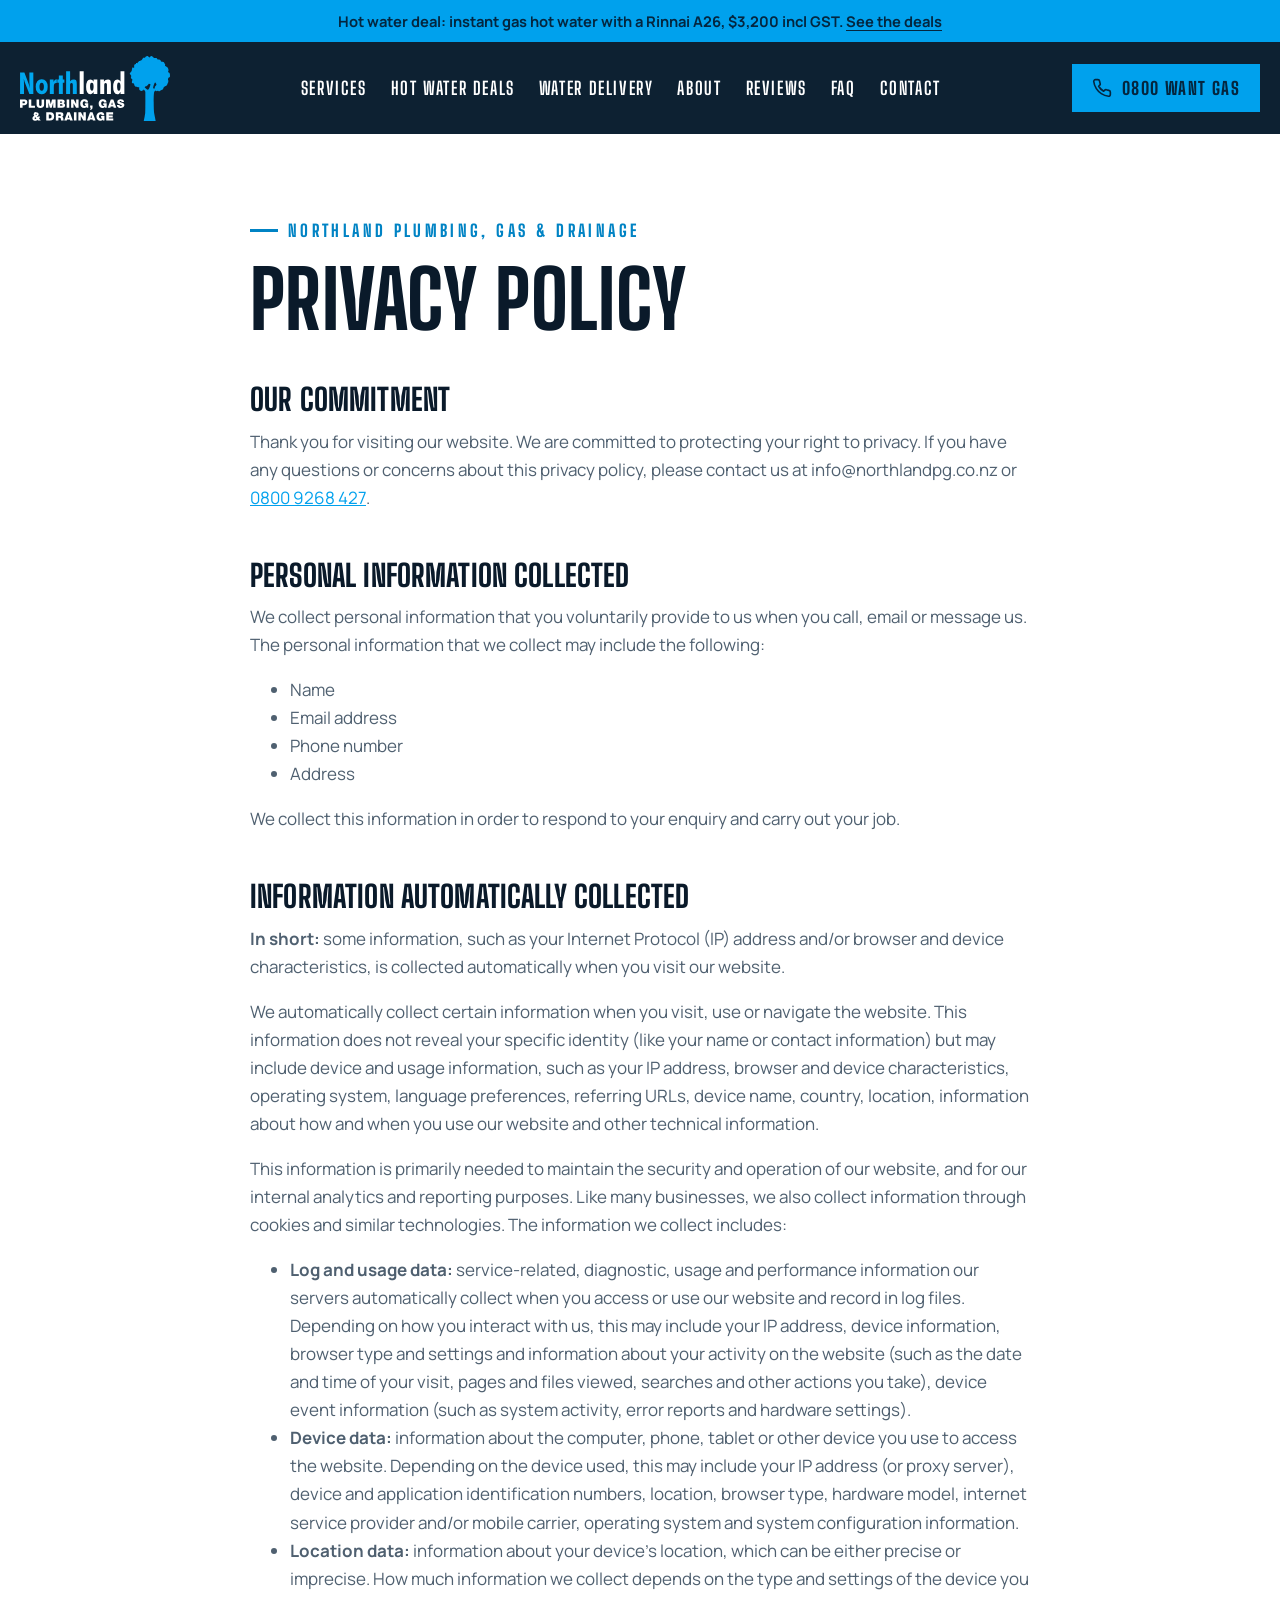
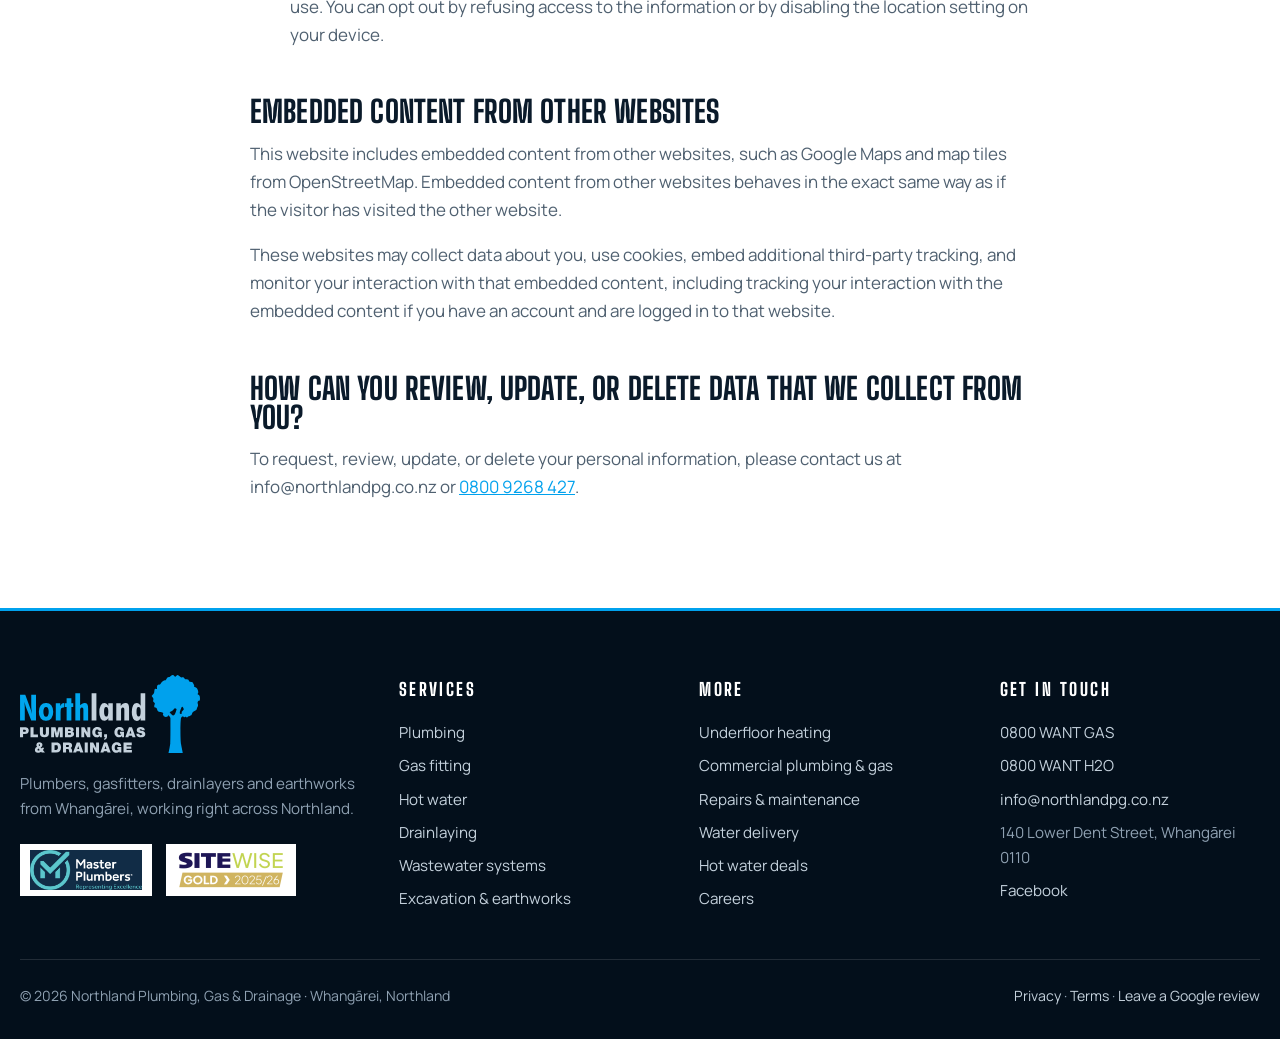
<file: privacy.html>
<!DOCTYPE html>
<html lang="en-NZ">
<head>
<meta charset="utf-8">
<meta name="viewport" content="width=device-width, initial-scale=1, viewport-fit=cover">
<title>Privacy policy | Northland Plumbing, Gas &amp; Drainage</title>
<meta name="description" content="Privacy policy for the Northland Plumbing, Gas &amp; Drainage website.">
<link rel="canonical" href="https://northland-plumbing-gas-drainage-dem.vercel.app/privacy.html">
<meta name="theme-color" content="#061a2c">
<meta property="og:type" content="website">
<meta property="og:site_name" content="Northland Plumbing, Gas &amp; Drainage">
<meta property="og:title" content="Privacy policy | Northland Plumbing, Gas &amp; Drainage">
<meta property="og:description" content="Privacy policy for the Northland Plumbing, Gas &amp; Drainage website.">
<meta property="og:url" content="https://northland-plumbing-gas-drainage-dem.vercel.app/privacy.html">
<meta property="og:image" content="https://northland-plumbing-gas-drainage-dem.vercel.app/img/og-image.jpg">
<meta property="og:image:width" content="1200">
<meta property="og:image:height" content="630">
<meta name="twitter:card" content="summary_large_image">
<link rel="icon" href="favicon.svg" type="image/svg+xml">
<link rel="apple-touch-icon" href="img/apple-touch-icon.png">
<link rel="preconnect" href="https://fonts.googleapis.com">
<link rel="preconnect" href="https://fonts.gstatic.com" crossorigin>
<link href="https://fonts.googleapis.com/css2?family=Big+Shoulders+Display:wght@700;800;900&family=Manrope:wght@400;500;600;700;800&display=swap" rel="stylesheet">
<link rel="stylesheet" href="styles.css">
<script>document.documentElement.classList.add('js')</script>
</head>
<body>
<a class="skip" href="#main">Skip to content</a>
<svg width="0" height="0" style="position:absolute" aria-hidden="true">
  <symbol id="i-phone" viewBox="0 0 24 24" fill="none" stroke="currentColor" stroke-width="2" stroke-linecap="round" stroke-linejoin="round"><path d="M22 16.9v3a2 2 0 0 1-2.2 2 19.8 19.8 0 0 1-8.6-3.1 19.5 19.5 0 0 1-6-6A19.8 19.8 0 0 1 2.1 4.2 2 2 0 0 1 4.1 2h3a2 2 0 0 1 2 1.7c.1 1 .4 1.9.7 2.8a2 2 0 0 1-.5 2.1L8 9.9a16 16 0 0 0 6 6l1.3-1.3a2 2 0 0 1 2.1-.4c.9.3 1.8.6 2.8.7a2 2 0 0 1 1.7 2z"/></symbol>
  <symbol id="i-mail" viewBox="0 0 24 24" fill="none" stroke="currentColor" stroke-width="2" stroke-linecap="round" stroke-linejoin="round"><rect x="2" y="4" width="20" height="16"/><path d="m22 7-10 6L2 7"/></symbol>
  <symbol id="i-pin" viewBox="0 0 24 24" fill="none" stroke="currentColor" stroke-width="2" stroke-linecap="round" stroke-linejoin="round"><path d="M20 10c0 6-8 12-8 12s-8-6-8-12a8 8 0 0 1 16 0z"/><circle cx="12" cy="10" r="3"/></symbol>
  <symbol id="i-clock" viewBox="0 0 24 24" fill="none" stroke="currentColor" stroke-width="2" stroke-linecap="round" stroke-linejoin="round"><circle cx="12" cy="12" r="10"/><path d="M12 6v6l4 2"/></symbol>
  <symbol id="i-check" viewBox="0 0 24 24" fill="none" stroke="currentColor" stroke-width="3" stroke-linecap="square"><path d="M20 6 9 17l-5-5"/></symbol>
  <symbol id="i-arrow" viewBox="0 0 24 24" fill="none" stroke="currentColor" stroke-width="2.5" stroke-linecap="square"><path d="M5 12h14M13 5l7 7-7 7"/></symbol>
  <symbol id="i-flame" viewBox="0 0 24 24" fill="none" stroke="currentColor" stroke-width="2" stroke-linecap="round" stroke-linejoin="round"><path d="M12 22c4 0 7-2.7 7-6.8 0-3.6-2.4-5.9-4.1-8.3-.4 2-1.4 3.2-2.6 3.8C12.6 7.2 11 4.3 8.6 2c.2 3.4-3.6 6.6-3.6 11.2C5 18.6 8 22 12 22z"/><path d="M12 22c-1.7 0-3-1.3-3-3.1 0-1.9 1.6-3 3-4.9 1.4 1.9 3 3 3 4.9 0 1.8-1.3 3.1-3 3.1z"/></symbol>
  <symbol id="i-drop" viewBox="0 0 24 24" fill="none" stroke="currentColor" stroke-width="2" stroke-linecap="round" stroke-linejoin="round"><path d="M12 2.7 6.3 9.6a7.3 7.3 0 1 0 11.4 0z"/></symbol>
  <symbol id="i-shield" viewBox="0 0 24 24" fill="none" stroke="currentColor" stroke-width="2" stroke-linecap="round" stroke-linejoin="round"><path d="M12 22s8-4 8-10V5l-8-3-8 3v7c0 6 8 10 8 10z"/><path d="m9 12 2 2 4-4"/></symbol>
  <symbol id="i-award" viewBox="0 0 24 24" fill="none" stroke="currentColor" stroke-width="2" stroke-linecap="round" stroke-linejoin="round"><circle cx="12" cy="8" r="6"/><path d="M15.5 13.2 17 22l-5-3-5 3 1.5-8.8"/></symbol>
  <symbol id="i-truck" viewBox="0 0 24 24" fill="none" stroke="currentColor" stroke-width="2" stroke-linecap="round" stroke-linejoin="round"><path d="M1 4h14v12H1zM15 9h4l4 4v3h-8z"/><circle cx="6" cy="18.5" r="2"/><circle cx="18" cy="18.5" r="2"/></symbol>
  <symbol id="i-wrench" viewBox="0 0 24 24" fill="none" stroke="currentColor" stroke-width="2" stroke-linecap="round" stroke-linejoin="round"><path d="M14.7 6.3a1 1 0 0 0 0 1.4l1.6 1.6a1 1 0 0 0 1.4 0l3.8-3.8a6 6 0 0 1-7.9 7.9l-6.9 6.9a2.1 2.1 0 0 1-3-3l6.9-6.9a6 6 0 0 1 7.9-7.9z"/></symbol>
  <symbol id="i-hat" viewBox="0 0 24 24" fill="none" stroke="currentColor" stroke-width="2" stroke-linecap="round" stroke-linejoin="round"><path d="M2 18h20M4 18v-3a8 8 0 0 1 16 0v3M10 7V5h4v2M12 7v6"/></symbol>
  <symbol id="i-digger" viewBox="0 0 24 24" fill="none" stroke="currentColor" stroke-width="2" stroke-linecap="round" stroke-linejoin="round"><rect x="2" y="15" width="12" height="5" rx="2.5"/><path d="M4 15v-4h6l2 4M10 11V7l6-3 5 6-2 2"/><path d="m19 12-1 3h3z"/></symbol>
  <symbol id="i-headset" viewBox="0 0 24 24" fill="none" stroke="currentColor" stroke-width="2" stroke-linecap="round" stroke-linejoin="round"><path d="M3 18v-6a9 9 0 0 1 18 0v6"/><path d="M21 19a2 2 0 0 1-2 2h-1v-6h3zM3 19a2 2 0 0 0 2 2h1v-6H3z"/></symbol>
  <symbol id="i-star" viewBox="0 0 24 24" fill="currentColor"><path d="m12 2 3.1 6.3 6.9 1-5 4.9 1.2 6.8L12 17.8 5.8 21l1.2-6.8-5-4.9 6.9-1z"/></symbol>
  <symbol id="i-fb" viewBox="0 0 24 24" fill="currentColor"><path d="M14 8.5V6.8c0-.8.2-1.3 1.4-1.3H17V2.2c-.3 0-1.3-.1-2.5-.1-2.5 0-4.2 1.5-4.2 4.3v2.1H7.5V12h2.8v10H14V12h2.8l.4-3.5z"/></symbol>
  <symbol id="i-g" viewBox="0 0 48 48"><path fill="#FFC107" d="M43.6 20.1H42V20H24v8h11.3C33.7 32.7 29.2 36 24 36c-6.6 0-12-5.4-12-12s5.4-12 12-12c3.1 0 5.8 1.2 7.9 3.1l5.7-5.7C34 6.1 29.3 4 24 4 12.9 4 4 12.9 4 24s8.9 20 20 20 20-8.9 20-20c0-1.3-.1-2.6-.4-3.9z"/><path fill="#FF3D00" d="m6.3 14.7 6.6 4.8C14.7 15.1 19 12 24 12c3.1 0 5.8 1.2 7.9 3.1l5.7-5.7C34 6.1 29.3 4 24 4 16.3 4 9.7 8.3 6.3 14.7z"/><path fill="#4CAF50" d="M24 44c5.2 0 9.9-2 13.4-5.2l-6.2-5.2A11.9 11.9 0 0 1 24 36c-5.2 0-9.6-3.3-11.3-8l-6.5 5C9.5 39.6 16.2 44 24 44z"/><path fill="#1976D2" d="M43.6 20.1H42V20H24v8h11.3a12 12 0 0 1-4.1 5.6l6.2 5.2C36.9 39.2 44 34 44 24c0-1.3-.1-2.6-.4-3.9z"/></symbol>
  <symbol id="i-logo" viewBox="0 0 177.017 76.773"><path fill="currentColor" d="M123.169 17.93h-4.536v12.261a5.92 5.92 0 0 0-1.654-1.94 3.4 3.4 0 0 0-2-.64 4.107 4.107 0 0 0-3.723 2.26 12.912 12.912 0 0 0-1.316 6.433 13.545 13.545 0 0 0 1.282 6.52 3.975 3.975 0 0 0 3.619 2.294 3.552 3.552 0 0 0 2.174-.7 5.538 5.538 0 0 0 1.619-2.122v2.477h4.537Zm-5 21.864a1.568 1.568 0 0 1-1.515 1.117 1.663 1.663 0 0 1-1.55-1.212 9.908 9.908 0 0 1-.511-3.653 9.9 9.9 0 0 1 .459-3.55 1.543 1.543 0 0 1 1.481-1.093 1.661 1.661 0 0 1 1.6 1.082 9.144 9.144 0 0 1 .493 3.524 10.976 10.976 0 0 1-.459 3.784m-10.885 4.979v-11.6q0-3.308-.779-4.434a3.136 3.136 0 0 0-2.771-1.125 4.954 4.954 0 0 0-2.606.692 6.523 6.523 0 0 0-2.07 2.113v-2.634h-4.364v16.989h4.693V34.694a4.175 4.175 0 0 1 .4-2.113 1.412 1.412 0 0 1 1.3-.64 1.285 1.285 0 0 1 1.177.545 4.038 4.038 0 0 1 .347 2v10.287ZM91.253 27.784h-4.4v2.6a6.607 6.607 0 0 0-1.741-2.1 3.4 3.4 0 0 0-2.052-.675 4.11 4.11 0 0 0-3.715 2.269 12.85 12.85 0 0 0-1.325 6.425 13.343 13.343 0 0 0 1.29 6.529 4.067 4.067 0 0 0 3.715 2.251 3.492 3.492 0 0 0 2.122-.71 6.153 6.153 0 0 0 1.706-2.113v2.512h4.4Zm-4.901 11.933a1.681 1.681 0 0 1-1.611 1.16 1.662 1.662 0 0 1-1.55-1.2 9.775 9.775 0 0 1-.511-3.628 9.776 9.776 0 0 1 .459-3.524 1.542 1.542 0 0 1 1.481-1.083 1.781 1.781 0 0 1 1.689 1.126 8.275 8.275 0 0 1 .546 3.446 10.011 10.011 0 0 1-.5 3.706M75.133 17.93h-4.7v26.842h4.7Z"/> <path d="M67.008 44.772v-11.6q0-3.343-.779-4.451a3.157 3.157 0 0 0-2.771-1.108 5.032 5.032 0 0 0-2.329.546 6.558 6.558 0 0 0-2.017 1.689V17.93h-4.694v26.842h4.693V34.693a4.187 4.187 0 0 1 .4-2.113 1.412 1.412 0 0 1 1.3-.64 1.286 1.286 0 0 1 1.177.546 4.045 4.045 0 0 1 .347 2v10.286Zm-16.487 0V31.438h1.849v-3.654h-1.848v-4.9h-4.676v4.9h-1.853v3.654h1.853v13.334Zm-10.633 0v-7.983q0-3.1.667-3.974a3.015 3.015 0 0 1 2.52-.874h.312v-4.469a3.471 3.471 0 0 0-2.3.84 5.61 5.61 0 0 0-1.527 2.485v-3.013h-4.365v16.988Zm-9.125-14.919a6.291 6.291 0 0 0-5.161-2.381 6.273 6.273 0 0 0-5.152 2.373 9.911 9.911 0 0 0-1.913 6.407 10.007 10.007 0 0 0 1.913 6.451 6.263 6.263 0 0 0 5.152 2.381 6.288 6.288 0 0 0 5.152-2.39 9.958 9.958 0 0 0 1.931-6.443 9.891 9.891 0 0 0-1.922-6.4m-7.083 9.9a7.46 7.46 0 0 1-.675-3.533 7.418 7.418 0 0 1 .675-3.516 2.121 2.121 0 0 1 3.853.009 7.347 7.347 0 0 1 .684 3.507 7.4 7.4 0 0 1-.684 3.524 2.121 2.121 0 0 1-3.853.009M4.699 44.772V34.139q0-2.563-.086-4.407t-.26-3.315l.433 1.628q.589 2.269.727 2.58l5.542 14.149h4.676V19.488h-4.676v9.715q0 1.94.19 4.183t.589 4.926q-.52-1.835-.926-3.195t-.633-2.017L5.17 19.488H.058v25.284Z" fill="#00a6ee"/> <path d="M160.202 34.99c-.746.746-1.424 1.221-1.152 2.238.046.173.116.426.2.7-.6.311-1.793.785-2.095-.2-.337-1.1 1.183-4.761 1.716-5.992a1.941 1.941 0 0 1 .521-.414c.678-.339 1.221 1.288 1.56 1.9s0 1.017-.746 1.763m-6.306-1.627c.046.037.076.055.117.085-.148.678-1.244 5.757-2.822 6.261-1.238.4-3.084-2.036-4.1-2.943.279-.209.733-.354.917-.721.407-.814.938-.172 1.48-.646a9.226 9.226 0 0 0 2.1-2.17c.542-.949 1.29-.679 2.305.135m22.784-12.816c-.407-1.492-1.9-1.085-1.967-1.7s.746-1.22.611-2.1a7.3 7.3 0 0 0-.882-2.984c-.678-1.152-2.305-1.7-3.029-2.1s.316-1.627-.294-2.1-.678-1.763-1.289-2.305-2.576-.339-3.323-.882-.135-1.017-.881-1.7-2.238-.474-2.984-.542-.882-1.288-1.7-1.7-1.7.136-2.373.068S156.065 0 155.111 0s-1.627 1.357-2.236 1.627-1.353-1.288-2.506-1.559-2.305 1.289-2.916 1.763-1.492.2-2.373.678-.814 1.7-1.7 2.373-2.17.61-2.713.949a11.525 11.525 0 0 0-2.527 2.916c-.561 1.017-2.219.2-2.965 1.289s-.407 3.187-.407 3.677-1.9-.761-2.305.188-.271 2.305-.61 3.526-1.966 2.238-2.238 3.051 1.085 1.492 1.492 2.645-.271 1.627-.271 2.441 1.085 1.152 1.627 1.966-.746 2.509-.407 3.8.814.271 1.7.949.61.271 1.356 2.509 4.069 1.56 5.483 2.441-1.075.067.417 2.712c.731 1.931 3.391 1.15 3.391 1.15.949-1.356 1.618-.016 1.278-.762-.248-.546.093-.515.428-.74 2.148 2.112 1.82 3.4 1.82 3.4s.11 21.035-.161 24.29a85.833 85.833 0 0 1-1.737 9.344l14.1.148s-.725-3.783-1.674-8.53-.814-24.972 0-26.192a2.708 2.708 0 0 1 1.873-1.376c.291.48.61.824.954.824 1.085 0 .949-1.017 2.034-.135s1.967-.271 2.509-.679 1.627-.678 2.577-1.22.475-1.424 1.289-2.509 2.1-1.492 3.255-2.17.814-1.967 1.492-2.984a3.928 3.928 0 0 0 .474-3.255 2.824 2.824 0 0 1 .2-2.712c.61-1.153 1.56-.271 1.763-1.085a10.18 10.18 0 0 0-.2-4.2" fill="#00a1ed"/> <path fill="currentColor" d="M114.392 57.813c.027 3.124 3.193 3.522 4.3 3.522 2.179 0 4.523-.822 4.523-3.371 0-1.8-1.37-2.44-2.755-2.823s-2.782-.534-2.836-1.233c0-.548.671-.658 1.083-.658a1.566 1.566 0 0 1 .891.246.75.75 0 0 1 .356.781h2.85c-.082-2.385-1.96-3.194-4.084-3.194-2.015 0-3.947.973-3.947 3.234 0 1.973 1.768 2.4 3.317 2.837 1.685.48 2.11.617 2.11 1.123 0 .727-.754.891-1.247.891a1.391 1.391 0 0 1-1.439-.712 1.812 1.812 0 0 1-.109-.644Zm-10.826 3.289h3.029l.439-1.4h3.111l.411 1.4h3.125l-3.563-9.785h-2.948Zm4.125-3.495.945-3.015h.028l.877 3.015Zm-7.291 3.495h1.905v-5.385h-4v2.1h1.33a1.5 1.5 0 0 1-1.563 1.083 2.239 2.239 0 0 1-2.206-2.522c0-.671-.069-2.85 2-2.85a1.432 1.432 0 0 1 1.426 1.22h2.891a4.222 4.222 0 0 0-4.509-3.659c-2.207 0-4.824 1.494-4.824 5.222 0 2.782 1.782 5.03 4.673 5.03a3.427 3.427 0 0 0 2.777-1.239Zm-17.651 0h1.22a1.366 1.366 0 0 1-1.22 1.288v1.193a3.542 3.542 0 0 0 1.179-.165A2.737 2.737 0 0 0 85.6 60.54v-2.151h-2.85Zm-4.139 0h1.905v-5.385h-4v2.1h1.33a1.5 1.5 0 0 1-1.563 1.083 2.239 2.239 0 0 1-2.206-2.522c0-.671-.069-2.85 2-2.85a1.432 1.432 0 0 1 1.426 1.22h2.891a4.222 4.222 0 0 0-4.509-3.659c-2.207 0-4.824 1.494-4.824 5.222 0 2.782 1.782 5.03 4.673 5.03a3.427 3.427 0 0 0 2.782-1.233Zm-18.309 0h2.85v-5.345h.028l3 5.345h2.933v-9.785h-2.85v5.235h-.028l-2.85-5.235H60.3Zm-5.235 0h3.014v-9.785h-3.015Zm-7.8-7.455h1.59c.617 0 1.028.178 1.028.671 0 .631-.4.808-1.028.808h-1.59Zm-3.014 7.455H49.8c1.727 0 3.426-1.014 3.426-2.974a2.387 2.387 0 0 0-1.7-2.439 2.015 2.015 0 0 0 1.206-1.919c0-1-.548-2.453-3.125-2.453h-5.355Zm3.015-4.15h1.892c.712 0 1.055.315 1.055.891 0 .754-.548.932-1.178.932h-1.769Zm-16.624 4.15h2.851v-6.276h.027l1.7 6.277h2.248l1.7-6.277h.027v6.276h2.851v-9.785h-4.29l-1.4 5.756h-.028l-1.4-5.756h-4.29Zm-2.165-9.785h-3.015v5.335c0 1 0 2.247-1.425 2.247-1.467 0-1.467-1.247-1.467-2.247v-5.335h-3.015v6c0 2.714 1.481 4.016 4.468 4.016s4.454-1.3 4.454-4.016Zm-18.172 9.785h7.346v-2.507h-4.331v-7.278h-3.015Zm-7.291-7.277h1.343c.741 0 1.426.055 1.426.945 0 .987-.822 1.042-1.6 1.042H3.015ZM0 61.102h3.015v-2.96H4.8c2.247 0 3.837-1.11 3.837-3.481a3.318 3.318 0 0 0-3.591-3.344H0Z"/> <path fill="currentColor" d="M101.804 76.268h8.251v-2.507h-5.235v-1.22h4.619v-2.33h-4.619v-1.22h5.085v-2.508h-8.1Zm-4.057 0h1.905v-5.386h-4v2.1h1.33a1.5 1.5 0 0 1-1.563 1.083 2.239 2.239 0 0 1-2.206-2.522c0-.671-.069-2.85 2-2.85a1.432 1.432 0 0 1 1.426 1.22h2.887a4.223 4.223 0 0 0-4.509-3.659c-2.207 0-4.824 1.494-4.824 5.222 0 2.782 1.782 5.03 4.673 5.03a3.427 3.427 0 0 0 2.782-1.233Zm-18.706 0h3.029l.438-1.4h3.111l.411 1.4h3.124l-3.563-9.785h-2.946Zm4.125-3.495.945-3.015h.027l.878 3.015Zm-14.281 3.495h2.851v-5.345h.027l3 5.345h2.933v-9.785h-2.849v5.235h-.027l-2.851-5.235h-3.084Zm-5.235 0h3.015v-9.785H63.65Zm-11.443 0h3.029l.438-1.4h3.111l.411 1.4h3.124l-3.563-9.785h-2.946Zm4.125-3.495.945-3.015h.028l.877 3.015ZM45.3 68.812h1.411c1.152 0 1.494.356 1.494.973 0 .877-.768.973-1.33.973H45.3Zm-3.015 7.455H45.3v-3.412h1.6c1.192 0 1.274.973 1.357 1.9a7.039 7.039 0 0 0 .246 1.508h3.023a6.44 6.44 0 0 1-.329-2.1 2.667 2.667 0 0 0-1.439-2.44 2.513 2.513 0 0 0 1.467-2.453c0-1.85-1.481-2.8-3.194-2.8h-5.746ZM33.98 68.99h.959a2.163 2.163 0 0 1 2.371 2.33c0 .918-.274 2.44-2.152 2.44H33.98Zm-3.015 7.277h4.361c3.412 0 5-1.9 5-4.906 0-2.467-1.152-4.879-4.413-4.879h-4.948Zm-9.662 0h3.207l-2-2.4a4.537 4.537 0 0 0 1.151-2.371h-2.262a1.769 1.769 0 0 1-.356.74l-.754-.932a3.07 3.07 0 0 0 1.8-2.522c0-1.74-1.316-2.535-3.138-2.535a2.724 2.724 0 0 0-2.906 2.535 2.643 2.643 0 0 0 .768 1.782 3.392 3.392 0 0 0-2.179 2.755 3.144 3.144 0 0 0 3.33 3.18 4.122 4.122 0 0 0 2.8-.918Zm-1.987-2.522a1.807 1.807 0 0 1-1.151.589.938.938 0 0 1-.932-.918c0-.493.548-.85.945-1.056Zm-.945-5a.7.7 0 0 1 .726-.671.649.649 0 0 1 .658.658 1.246 1.246 0 0 1-.781 1.014c-.246-.287-.6-.658-.6-1"/></symbol>
</svg>
<div class="ribbon"><span class="rl">Hot water deal: </span>instant gas hot water with a Rinnai A26, $3,200 incl GST. <a href="index.html#deals">See the deals</a></div>
<header class="nav solid" id="nav">
  <div class="wrap">
    <a href="index.html" class="logo" aria-label="Northland Plumbing, Gas &amp; Drainage home"><svg viewBox="0 0 177.017 76.773" role="img" aria-label="Northland Plumbing, Gas &amp; Drainage"><use href="#i-logo"/></svg></a>
    <ul class="nav-links" id="navLinks">
      <li><a href="index.html#services">Services</a></li><li><a href="index.html#deals">Hot water deals</a></li><li><a href="index.html#water">Water delivery</a></li><li><a href="index.html#about">About</a></li><li><a href="index.html#reviews">Reviews</a></li><li><a href="index.html#faq">FAQ</a></li><li><a href="index.html#contact">Contact</a></li>
    </ul>
    <div class="nav-right">
      <a class="btn btn-primary nav-call" href="tel:08009268427"><svg class="icon" aria-hidden="true"><use href="#i-phone"/></svg><span class="label">0800 WANT GAS</span></a>
      <button class="burger" id="burger" aria-label="Open menu" aria-expanded="false" aria-controls="navLinks">
        <svg viewBox="0 0 24 24" fill="none" stroke="currentColor" stroke-width="2.4" stroke-linecap="square"><path d="M3 6h18M3 12h18M3 18h18"/></svg>
      </button>
    </div>
  </div>
</header>
<main id="main"><section class="legal band-light"><div class="wrap"><span class="eyebrow">Northland Plumbing, Gas & Drainage</span><h1>Privacy policy</h1><h2>Our commitment</h2><p>Thank you for visiting our website. We are committed to protecting your right to privacy. If you have any questions or concerns about this privacy policy, please contact us at info&#64;northlandpg.co.nz or <a href="tel:08009268427">0800 9268 427</a>.</p><h2>Personal information collected</h2><p>We collect personal information that you voluntarily provide to us when you call, email or message us. The personal information that we collect may include the following:</p><ul><li>Name</li><li>Email address</li><li>Phone number</li><li>Address</li></ul><p>We collect this information in order to respond to your enquiry and carry out your job.</p><h2>Information automatically collected</h2><p><strong>In short:</strong> some information, such as your Internet Protocol (IP) address and/or browser and device characteristics, is collected automatically when you visit our website.</p><p>We automatically collect certain information when you visit, use or navigate the website. This information does not reveal your specific identity (like your name or contact information) but may include device and usage information, such as your IP address, browser and device characteristics, operating system, language preferences, referring URLs, device name, country, location, information about how and when you use our website and other technical information.</p><p>This information is primarily needed to maintain the security and operation of our website, and for our internal analytics and reporting purposes. Like many businesses, we also collect information through cookies and similar technologies. The information we collect includes:</p><ul><li><strong>Log and usage data:</strong> service-related, diagnostic, usage and performance information our servers automatically collect when you access or use our website and record in log files. Depending on how you interact with us, this may include your IP address, device information, browser type and settings and information about your activity on the website (such as the date and time of your visit, pages and files viewed, searches and other actions you take), device event information (such as system activity, error reports and hardware settings).</li><li><strong>Device data:</strong> information about the computer, phone, tablet or other device you use to access the website. Depending on the device used, this may include your IP address (or proxy server), device and application identification numbers, location, browser type, hardware model, internet service provider and/or mobile carrier, operating system and system configuration information.</li><li><strong>Location data:</strong> information about your device's location, which can be either precise or imprecise. How much information we collect depends on the type and settings of the device you use. You can opt out by refusing access to the information or by disabling the location setting on your device.</li></ul><h2>Embedded content from other websites</h2><p>This website includes embedded content from other websites, such as Google Maps and map tiles from OpenStreetMap. Embedded content from other websites behaves in the exact same way as if the visitor has visited the other website.</p><p>These websites may collect data about you, use cookies, embed additional third-party tracking, and monitor your interaction with that embedded content, including tracking your interaction with the embedded content if you have an account and are logged in to that website.</p><h2>How can you review, update, or delete data that we collect from you?</h2><p>To request, review, update, or delete your personal information, please contact us at info&#64;northlandpg.co.nz or <a href="tel:08009268427">0800 9268 427</a>.</p></div></section></main>
<footer class="footer">
  <div class="wrap">
    <div class="footer-grid">
      <div>
        <a href="index.html" class="logo" aria-label="Home"><svg viewBox="0 0 177.017 76.773" role="img" aria-label="Northland Plumbing, Gas &amp; Drainage"><use href="#i-logo"/></svg></a>
        <p style="margin-top:18px">Plumbers, gasfitters, drainlayers and earthworks from Whangārei, working right across Northland.</p>
        <div class="badges">
          <img src="img/brands/logo-master-plumbers.png" alt="Master Plumbers member" width="420" height="150">
          <img src="img/brands/logo-sitewise-gold-2025.png" alt="Sitewise Gold 2025/2026" width="440" height="160">
        </div>
      </div>
      <div><h4>Services</h4><ul><li><a href="services/plumbing.html">Plumbing</a></li><li><a href="services/gas-fitting.html">Gas fitting</a></li><li><a href="services/hot-water.html">Hot water</a></li><li><a href="services/drainlaying.html">Drainlaying</a></li><li><a href="services/wastewater.html">Wastewater systems</a></li><li><a href="services/excavation-earthworks.html">Excavation & earthworks</a></li></ul></div>
      <div><h4>More</h4><ul><li><a href="services/underfloor-heating.html">Underfloor heating</a></li><li><a href="services/commercial-plumbing.html">Commercial plumbing & gas</a></li><li><a href="services/repairs-maintenance.html">Repairs & maintenance</a></li><li><a href="services/water-delivery.html">Water delivery</a></li><li><a href="index.html#deals">Hot water deals</a></li><li><a href="https://www.trademe.co.nz/a/jobs/trades-services/plumbing/northland/whangarei/full-time/listing/5898594577" target="_blank" rel="noopener">Careers</a></li></ul></div>
      <div><h4>Get in touch</h4><ul>
        <li><a href="tel:08009268427">0800 WANT GAS</a></li>
        <li><a href="tel:08009268426">0800 WANT H2O</a></li>
        <li><a href="https://mail.google.com/mail/?view=cm&amp;fs=1&amp;to=info%40northlandpg.co.nz&amp;su=Enquiry&amp;body=Hi%20team%2C" target="_blank" rel="noopener">info&#64;northlandpg.co.nz</a></li>
        <li>140 Lower Dent Street, Whangārei 0110</li>
        <li><a href="https://www.facebook.com/NorthlandPG/" target="_blank" rel="noopener">Facebook</a></li>
      </ul></div>
    </div>
    <div class="footer-bottom">
      <span>&copy; <span id="year">2026</span> Northland Plumbing, Gas & Drainage &middot; Whangārei, Northland</span>
      <span><a href="privacy.html">Privacy</a> &middot; <a href="terms.html">Terms</a> &middot; <a href="https://www.google.com/search?q=Northland+Plumbing+Gas+%26+Drainage+Whangarei#lrd=0x6d0b7f5d0de557a1:0x5102cbeec86a214e,3,,,," target="_blank" rel="noopener">Leave a Google review</a></span>
    </div>
  </div>
</footer>
<nav class="callbar" aria-label="Quick contact">
  <a class="c1" href="tel:08009268427"><svg class="" aria-hidden="true"><use href="#i-phone"/></svg>Call now</a>
  <a class="c2" href="index.html#contact"><svg class="" aria-hidden="true"><use href="#i-mail"/></svg>Get a quote</a>
</nav>
<script src="app.js"></script>
</body>
</html>
</file>
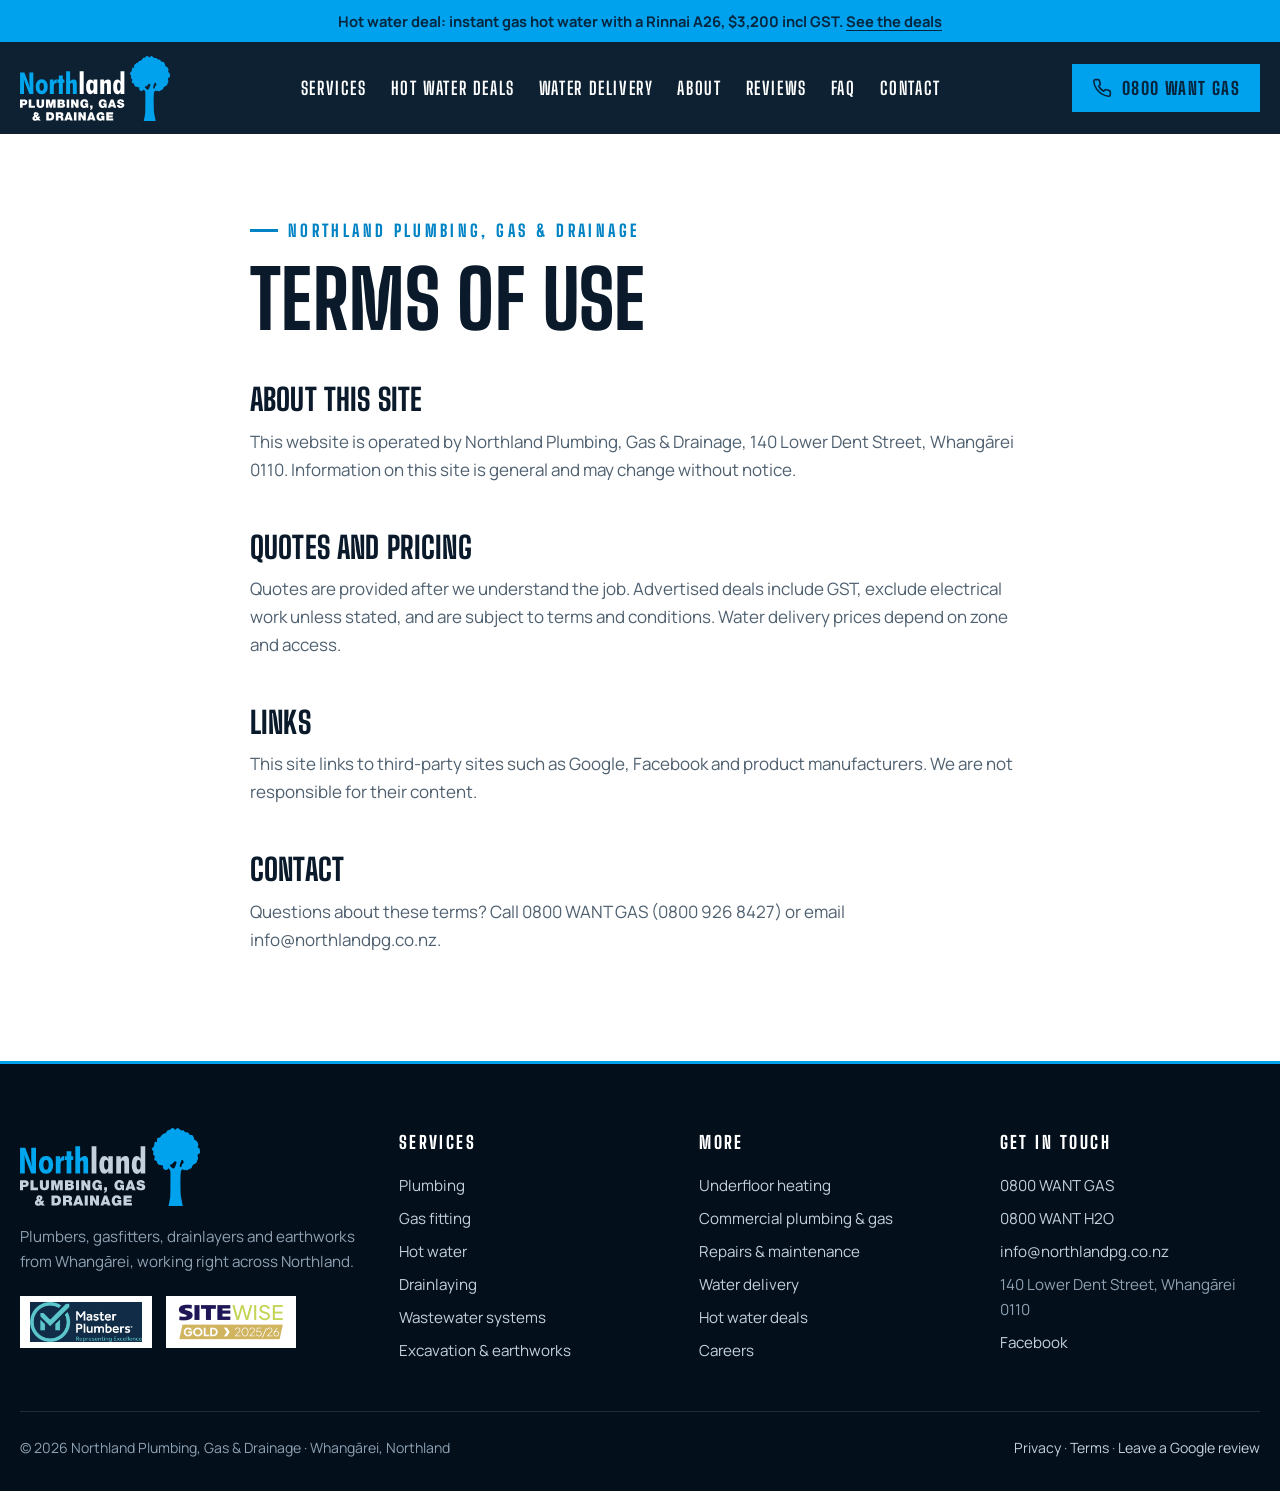
<file: terms.html>
<!DOCTYPE html>
<html lang="en-NZ">
<head>
<meta charset="utf-8">
<meta name="viewport" content="width=device-width, initial-scale=1, viewport-fit=cover">
<title>Terms of use | Northland Plumbing, Gas &amp; Drainage</title>
<meta name="description" content="Terms of use for the Northland Plumbing, Gas &amp; Drainage website.">
<link rel="canonical" href="https://northland-plumbing-gas-drainage-dem.vercel.app/terms.html">
<meta name="theme-color" content="#061a2c">
<meta property="og:type" content="website">
<meta property="og:site_name" content="Northland Plumbing, Gas &amp; Drainage">
<meta property="og:title" content="Terms of use | Northland Plumbing, Gas &amp; Drainage">
<meta property="og:description" content="Terms of use for the Northland Plumbing, Gas &amp; Drainage website.">
<meta property="og:url" content="https://northland-plumbing-gas-drainage-dem.vercel.app/terms.html">
<meta property="og:image" content="https://northland-plumbing-gas-drainage-dem.vercel.app/img/og-image.jpg">
<meta property="og:image:width" content="1200">
<meta property="og:image:height" content="630">
<meta name="twitter:card" content="summary_large_image">
<link rel="icon" href="favicon.svg" type="image/svg+xml">
<link rel="apple-touch-icon" href="img/apple-touch-icon.png">
<link rel="preconnect" href="https://fonts.googleapis.com">
<link rel="preconnect" href="https://fonts.gstatic.com" crossorigin>
<link href="https://fonts.googleapis.com/css2?family=Big+Shoulders+Display:wght@700;800;900&family=Manrope:wght@400;500;600;700;800&display=swap" rel="stylesheet">
<link rel="stylesheet" href="styles.css">
<script>document.documentElement.classList.add('js')</script>
</head>
<body>
<a class="skip" href="#main">Skip to content</a>
<svg width="0" height="0" style="position:absolute" aria-hidden="true">
  <symbol id="i-phone" viewBox="0 0 24 24" fill="none" stroke="currentColor" stroke-width="2" stroke-linecap="round" stroke-linejoin="round"><path d="M22 16.9v3a2 2 0 0 1-2.2 2 19.8 19.8 0 0 1-8.6-3.1 19.5 19.5 0 0 1-6-6A19.8 19.8 0 0 1 2.1 4.2 2 2 0 0 1 4.1 2h3a2 2 0 0 1 2 1.7c.1 1 .4 1.9.7 2.8a2 2 0 0 1-.5 2.1L8 9.9a16 16 0 0 0 6 6l1.3-1.3a2 2 0 0 1 2.1-.4c.9.3 1.8.6 2.8.7a2 2 0 0 1 1.7 2z"/></symbol>
  <symbol id="i-mail" viewBox="0 0 24 24" fill="none" stroke="currentColor" stroke-width="2" stroke-linecap="round" stroke-linejoin="round"><rect x="2" y="4" width="20" height="16"/><path d="m22 7-10 6L2 7"/></symbol>
  <symbol id="i-pin" viewBox="0 0 24 24" fill="none" stroke="currentColor" stroke-width="2" stroke-linecap="round" stroke-linejoin="round"><path d="M20 10c0 6-8 12-8 12s-8-6-8-12a8 8 0 0 1 16 0z"/><circle cx="12" cy="10" r="3"/></symbol>
  <symbol id="i-clock" viewBox="0 0 24 24" fill="none" stroke="currentColor" stroke-width="2" stroke-linecap="round" stroke-linejoin="round"><circle cx="12" cy="12" r="10"/><path d="M12 6v6l4 2"/></symbol>
  <symbol id="i-check" viewBox="0 0 24 24" fill="none" stroke="currentColor" stroke-width="3" stroke-linecap="square"><path d="M20 6 9 17l-5-5"/></symbol>
  <symbol id="i-arrow" viewBox="0 0 24 24" fill="none" stroke="currentColor" stroke-width="2.5" stroke-linecap="square"><path d="M5 12h14M13 5l7 7-7 7"/></symbol>
  <symbol id="i-flame" viewBox="0 0 24 24" fill="none" stroke="currentColor" stroke-width="2" stroke-linecap="round" stroke-linejoin="round"><path d="M12 22c4 0 7-2.7 7-6.8 0-3.6-2.4-5.9-4.1-8.3-.4 2-1.4 3.2-2.6 3.8C12.6 7.2 11 4.3 8.6 2c.2 3.4-3.6 6.6-3.6 11.2C5 18.6 8 22 12 22z"/><path d="M12 22c-1.7 0-3-1.3-3-3.1 0-1.9 1.6-3 3-4.9 1.4 1.9 3 3 3 4.9 0 1.8-1.3 3.1-3 3.1z"/></symbol>
  <symbol id="i-drop" viewBox="0 0 24 24" fill="none" stroke="currentColor" stroke-width="2" stroke-linecap="round" stroke-linejoin="round"><path d="M12 2.7 6.3 9.6a7.3 7.3 0 1 0 11.4 0z"/></symbol>
  <symbol id="i-shield" viewBox="0 0 24 24" fill="none" stroke="currentColor" stroke-width="2" stroke-linecap="round" stroke-linejoin="round"><path d="M12 22s8-4 8-10V5l-8-3-8 3v7c0 6 8 10 8 10z"/><path d="m9 12 2 2 4-4"/></symbol>
  <symbol id="i-award" viewBox="0 0 24 24" fill="none" stroke="currentColor" stroke-width="2" stroke-linecap="round" stroke-linejoin="round"><circle cx="12" cy="8" r="6"/><path d="M15.5 13.2 17 22l-5-3-5 3 1.5-8.8"/></symbol>
  <symbol id="i-truck" viewBox="0 0 24 24" fill="none" stroke="currentColor" stroke-width="2" stroke-linecap="round" stroke-linejoin="round"><path d="M1 4h14v12H1zM15 9h4l4 4v3h-8z"/><circle cx="6" cy="18.5" r="2"/><circle cx="18" cy="18.5" r="2"/></symbol>
  <symbol id="i-wrench" viewBox="0 0 24 24" fill="none" stroke="currentColor" stroke-width="2" stroke-linecap="round" stroke-linejoin="round"><path d="M14.7 6.3a1 1 0 0 0 0 1.4l1.6 1.6a1 1 0 0 0 1.4 0l3.8-3.8a6 6 0 0 1-7.9 7.9l-6.9 6.9a2.1 2.1 0 0 1-3-3l6.9-6.9a6 6 0 0 1 7.9-7.9z"/></symbol>
  <symbol id="i-hat" viewBox="0 0 24 24" fill="none" stroke="currentColor" stroke-width="2" stroke-linecap="round" stroke-linejoin="round"><path d="M2 18h20M4 18v-3a8 8 0 0 1 16 0v3M10 7V5h4v2M12 7v6"/></symbol>
  <symbol id="i-digger" viewBox="0 0 24 24" fill="none" stroke="currentColor" stroke-width="2" stroke-linecap="round" stroke-linejoin="round"><rect x="2" y="15" width="12" height="5" rx="2.5"/><path d="M4 15v-4h6l2 4M10 11V7l6-3 5 6-2 2"/><path d="m19 12-1 3h3z"/></symbol>
  <symbol id="i-headset" viewBox="0 0 24 24" fill="none" stroke="currentColor" stroke-width="2" stroke-linecap="round" stroke-linejoin="round"><path d="M3 18v-6a9 9 0 0 1 18 0v6"/><path d="M21 19a2 2 0 0 1-2 2h-1v-6h3zM3 19a2 2 0 0 0 2 2h1v-6H3z"/></symbol>
  <symbol id="i-star" viewBox="0 0 24 24" fill="currentColor"><path d="m12 2 3.1 6.3 6.9 1-5 4.9 1.2 6.8L12 17.8 5.8 21l1.2-6.8-5-4.9 6.9-1z"/></symbol>
  <symbol id="i-fb" viewBox="0 0 24 24" fill="currentColor"><path d="M14 8.5V6.8c0-.8.2-1.3 1.4-1.3H17V2.2c-.3 0-1.3-.1-2.5-.1-2.5 0-4.2 1.5-4.2 4.3v2.1H7.5V12h2.8v10H14V12h2.8l.4-3.5z"/></symbol>
  <symbol id="i-g" viewBox="0 0 48 48"><path fill="#FFC107" d="M43.6 20.1H42V20H24v8h11.3C33.7 32.7 29.2 36 24 36c-6.6 0-12-5.4-12-12s5.4-12 12-12c3.1 0 5.8 1.2 7.9 3.1l5.7-5.7C34 6.1 29.3 4 24 4 12.9 4 4 12.9 4 24s8.9 20 20 20 20-8.9 20-20c0-1.3-.1-2.6-.4-3.9z"/><path fill="#FF3D00" d="m6.3 14.7 6.6 4.8C14.7 15.1 19 12 24 12c3.1 0 5.8 1.2 7.9 3.1l5.7-5.7C34 6.1 29.3 4 24 4 16.3 4 9.7 8.3 6.3 14.7z"/><path fill="#4CAF50" d="M24 44c5.2 0 9.9-2 13.4-5.2l-6.2-5.2A11.9 11.9 0 0 1 24 36c-5.2 0-9.6-3.3-11.3-8l-6.5 5C9.5 39.6 16.2 44 24 44z"/><path fill="#1976D2" d="M43.6 20.1H42V20H24v8h11.3a12 12 0 0 1-4.1 5.6l6.2 5.2C36.9 39.2 44 34 44 24c0-1.3-.1-2.6-.4-3.9z"/></symbol>
  <symbol id="i-logo" viewBox="0 0 177.017 76.773"><path fill="currentColor" d="M123.169 17.93h-4.536v12.261a5.92 5.92 0 0 0-1.654-1.94 3.4 3.4 0 0 0-2-.64 4.107 4.107 0 0 0-3.723 2.26 12.912 12.912 0 0 0-1.316 6.433 13.545 13.545 0 0 0 1.282 6.52 3.975 3.975 0 0 0 3.619 2.294 3.552 3.552 0 0 0 2.174-.7 5.538 5.538 0 0 0 1.619-2.122v2.477h4.537Zm-5 21.864a1.568 1.568 0 0 1-1.515 1.117 1.663 1.663 0 0 1-1.55-1.212 9.908 9.908 0 0 1-.511-3.653 9.9 9.9 0 0 1 .459-3.55 1.543 1.543 0 0 1 1.481-1.093 1.661 1.661 0 0 1 1.6 1.082 9.144 9.144 0 0 1 .493 3.524 10.976 10.976 0 0 1-.459 3.784m-10.885 4.979v-11.6q0-3.308-.779-4.434a3.136 3.136 0 0 0-2.771-1.125 4.954 4.954 0 0 0-2.606.692 6.523 6.523 0 0 0-2.07 2.113v-2.634h-4.364v16.989h4.693V34.694a4.175 4.175 0 0 1 .4-2.113 1.412 1.412 0 0 1 1.3-.64 1.285 1.285 0 0 1 1.177.545 4.038 4.038 0 0 1 .347 2v10.287ZM91.253 27.784h-4.4v2.6a6.607 6.607 0 0 0-1.741-2.1 3.4 3.4 0 0 0-2.052-.675 4.11 4.11 0 0 0-3.715 2.269 12.85 12.85 0 0 0-1.325 6.425 13.343 13.343 0 0 0 1.29 6.529 4.067 4.067 0 0 0 3.715 2.251 3.492 3.492 0 0 0 2.122-.71 6.153 6.153 0 0 0 1.706-2.113v2.512h4.4Zm-4.901 11.933a1.681 1.681 0 0 1-1.611 1.16 1.662 1.662 0 0 1-1.55-1.2 9.775 9.775 0 0 1-.511-3.628 9.776 9.776 0 0 1 .459-3.524 1.542 1.542 0 0 1 1.481-1.083 1.781 1.781 0 0 1 1.689 1.126 8.275 8.275 0 0 1 .546 3.446 10.011 10.011 0 0 1-.5 3.706M75.133 17.93h-4.7v26.842h4.7Z"/> <path d="M67.008 44.772v-11.6q0-3.343-.779-4.451a3.157 3.157 0 0 0-2.771-1.108 5.032 5.032 0 0 0-2.329.546 6.558 6.558 0 0 0-2.017 1.689V17.93h-4.694v26.842h4.693V34.693a4.187 4.187 0 0 1 .4-2.113 1.412 1.412 0 0 1 1.3-.64 1.286 1.286 0 0 1 1.177.546 4.045 4.045 0 0 1 .347 2v10.286Zm-16.487 0V31.438h1.849v-3.654h-1.848v-4.9h-4.676v4.9h-1.853v3.654h1.853v13.334Zm-10.633 0v-7.983q0-3.1.667-3.974a3.015 3.015 0 0 1 2.52-.874h.312v-4.469a3.471 3.471 0 0 0-2.3.84 5.61 5.61 0 0 0-1.527 2.485v-3.013h-4.365v16.988Zm-9.125-14.919a6.291 6.291 0 0 0-5.161-2.381 6.273 6.273 0 0 0-5.152 2.373 9.911 9.911 0 0 0-1.913 6.407 10.007 10.007 0 0 0 1.913 6.451 6.263 6.263 0 0 0 5.152 2.381 6.288 6.288 0 0 0 5.152-2.39 9.958 9.958 0 0 0 1.931-6.443 9.891 9.891 0 0 0-1.922-6.4m-7.083 9.9a7.46 7.46 0 0 1-.675-3.533 7.418 7.418 0 0 1 .675-3.516 2.121 2.121 0 0 1 3.853.009 7.347 7.347 0 0 1 .684 3.507 7.4 7.4 0 0 1-.684 3.524 2.121 2.121 0 0 1-3.853.009M4.699 44.772V34.139q0-2.563-.086-4.407t-.26-3.315l.433 1.628q.589 2.269.727 2.58l5.542 14.149h4.676V19.488h-4.676v9.715q0 1.94.19 4.183t.589 4.926q-.52-1.835-.926-3.195t-.633-2.017L5.17 19.488H.058v25.284Z" fill="#00a6ee"/> <path d="M160.202 34.99c-.746.746-1.424 1.221-1.152 2.238.046.173.116.426.2.7-.6.311-1.793.785-2.095-.2-.337-1.1 1.183-4.761 1.716-5.992a1.941 1.941 0 0 1 .521-.414c.678-.339 1.221 1.288 1.56 1.9s0 1.017-.746 1.763m-6.306-1.627c.046.037.076.055.117.085-.148.678-1.244 5.757-2.822 6.261-1.238.4-3.084-2.036-4.1-2.943.279-.209.733-.354.917-.721.407-.814.938-.172 1.48-.646a9.226 9.226 0 0 0 2.1-2.17c.542-.949 1.29-.679 2.305.135m22.784-12.816c-.407-1.492-1.9-1.085-1.967-1.7s.746-1.22.611-2.1a7.3 7.3 0 0 0-.882-2.984c-.678-1.152-2.305-1.7-3.029-2.1s.316-1.627-.294-2.1-.678-1.763-1.289-2.305-2.576-.339-3.323-.882-.135-1.017-.881-1.7-2.238-.474-2.984-.542-.882-1.288-1.7-1.7-1.7.136-2.373.068S156.065 0 155.111 0s-1.627 1.357-2.236 1.627-1.353-1.288-2.506-1.559-2.305 1.289-2.916 1.763-1.492.2-2.373.678-.814 1.7-1.7 2.373-2.17.61-2.713.949a11.525 11.525 0 0 0-2.527 2.916c-.561 1.017-2.219.2-2.965 1.289s-.407 3.187-.407 3.677-1.9-.761-2.305.188-.271 2.305-.61 3.526-1.966 2.238-2.238 3.051 1.085 1.492 1.492 2.645-.271 1.627-.271 2.441 1.085 1.152 1.627 1.966-.746 2.509-.407 3.8.814.271 1.7.949.61.271 1.356 2.509 4.069 1.56 5.483 2.441-1.075.067.417 2.712c.731 1.931 3.391 1.15 3.391 1.15.949-1.356 1.618-.016 1.278-.762-.248-.546.093-.515.428-.74 2.148 2.112 1.82 3.4 1.82 3.4s.11 21.035-.161 24.29a85.833 85.833 0 0 1-1.737 9.344l14.1.148s-.725-3.783-1.674-8.53-.814-24.972 0-26.192a2.708 2.708 0 0 1 1.873-1.376c.291.48.61.824.954.824 1.085 0 .949-1.017 2.034-.135s1.967-.271 2.509-.679 1.627-.678 2.577-1.22.475-1.424 1.289-2.509 2.1-1.492 3.255-2.17.814-1.967 1.492-2.984a3.928 3.928 0 0 0 .474-3.255 2.824 2.824 0 0 1 .2-2.712c.61-1.153 1.56-.271 1.763-1.085a10.18 10.18 0 0 0-.2-4.2" fill="#00a1ed"/> <path fill="currentColor" d="M114.392 57.813c.027 3.124 3.193 3.522 4.3 3.522 2.179 0 4.523-.822 4.523-3.371 0-1.8-1.37-2.44-2.755-2.823s-2.782-.534-2.836-1.233c0-.548.671-.658 1.083-.658a1.566 1.566 0 0 1 .891.246.75.75 0 0 1 .356.781h2.85c-.082-2.385-1.96-3.194-4.084-3.194-2.015 0-3.947.973-3.947 3.234 0 1.973 1.768 2.4 3.317 2.837 1.685.48 2.11.617 2.11 1.123 0 .727-.754.891-1.247.891a1.391 1.391 0 0 1-1.439-.712 1.812 1.812 0 0 1-.109-.644Zm-10.826 3.289h3.029l.439-1.4h3.111l.411 1.4h3.125l-3.563-9.785h-2.948Zm4.125-3.495.945-3.015h.028l.877 3.015Zm-7.291 3.495h1.905v-5.385h-4v2.1h1.33a1.5 1.5 0 0 1-1.563 1.083 2.239 2.239 0 0 1-2.206-2.522c0-.671-.069-2.85 2-2.85a1.432 1.432 0 0 1 1.426 1.22h2.891a4.222 4.222 0 0 0-4.509-3.659c-2.207 0-4.824 1.494-4.824 5.222 0 2.782 1.782 5.03 4.673 5.03a3.427 3.427 0 0 0 2.777-1.239Zm-17.651 0h1.22a1.366 1.366 0 0 1-1.22 1.288v1.193a3.542 3.542 0 0 0 1.179-.165A2.737 2.737 0 0 0 85.6 60.54v-2.151h-2.85Zm-4.139 0h1.905v-5.385h-4v2.1h1.33a1.5 1.5 0 0 1-1.563 1.083 2.239 2.239 0 0 1-2.206-2.522c0-.671-.069-2.85 2-2.85a1.432 1.432 0 0 1 1.426 1.22h2.891a4.222 4.222 0 0 0-4.509-3.659c-2.207 0-4.824 1.494-4.824 5.222 0 2.782 1.782 5.03 4.673 5.03a3.427 3.427 0 0 0 2.782-1.233Zm-18.309 0h2.85v-5.345h.028l3 5.345h2.933v-9.785h-2.85v5.235h-.028l-2.85-5.235H60.3Zm-5.235 0h3.014v-9.785h-3.015Zm-7.8-7.455h1.59c.617 0 1.028.178 1.028.671 0 .631-.4.808-1.028.808h-1.59Zm-3.014 7.455H49.8c1.727 0 3.426-1.014 3.426-2.974a2.387 2.387 0 0 0-1.7-2.439 2.015 2.015 0 0 0 1.206-1.919c0-1-.548-2.453-3.125-2.453h-5.355Zm3.015-4.15h1.892c.712 0 1.055.315 1.055.891 0 .754-.548.932-1.178.932h-1.769Zm-16.624 4.15h2.851v-6.276h.027l1.7 6.277h2.248l1.7-6.277h.027v6.276h2.851v-9.785h-4.29l-1.4 5.756h-.028l-1.4-5.756h-4.29Zm-2.165-9.785h-3.015v5.335c0 1 0 2.247-1.425 2.247-1.467 0-1.467-1.247-1.467-2.247v-5.335h-3.015v6c0 2.714 1.481 4.016 4.468 4.016s4.454-1.3 4.454-4.016Zm-18.172 9.785h7.346v-2.507h-4.331v-7.278h-3.015Zm-7.291-7.277h1.343c.741 0 1.426.055 1.426.945 0 .987-.822 1.042-1.6 1.042H3.015ZM0 61.102h3.015v-2.96H4.8c2.247 0 3.837-1.11 3.837-3.481a3.318 3.318 0 0 0-3.591-3.344H0Z"/> <path fill="currentColor" d="M101.804 76.268h8.251v-2.507h-5.235v-1.22h4.619v-2.33h-4.619v-1.22h5.085v-2.508h-8.1Zm-4.057 0h1.905v-5.386h-4v2.1h1.33a1.5 1.5 0 0 1-1.563 1.083 2.239 2.239 0 0 1-2.206-2.522c0-.671-.069-2.85 2-2.85a1.432 1.432 0 0 1 1.426 1.22h2.887a4.223 4.223 0 0 0-4.509-3.659c-2.207 0-4.824 1.494-4.824 5.222 0 2.782 1.782 5.03 4.673 5.03a3.427 3.427 0 0 0 2.782-1.233Zm-18.706 0h3.029l.438-1.4h3.111l.411 1.4h3.124l-3.563-9.785h-2.946Zm4.125-3.495.945-3.015h.027l.878 3.015Zm-14.281 3.495h2.851v-5.345h.027l3 5.345h2.933v-9.785h-2.849v5.235h-.027l-2.851-5.235h-3.084Zm-5.235 0h3.015v-9.785H63.65Zm-11.443 0h3.029l.438-1.4h3.111l.411 1.4h3.124l-3.563-9.785h-2.946Zm4.125-3.495.945-3.015h.028l.877 3.015ZM45.3 68.812h1.411c1.152 0 1.494.356 1.494.973 0 .877-.768.973-1.33.973H45.3Zm-3.015 7.455H45.3v-3.412h1.6c1.192 0 1.274.973 1.357 1.9a7.039 7.039 0 0 0 .246 1.508h3.023a6.44 6.44 0 0 1-.329-2.1 2.667 2.667 0 0 0-1.439-2.44 2.513 2.513 0 0 0 1.467-2.453c0-1.85-1.481-2.8-3.194-2.8h-5.746ZM33.98 68.99h.959a2.163 2.163 0 0 1 2.371 2.33c0 .918-.274 2.44-2.152 2.44H33.98Zm-3.015 7.277h4.361c3.412 0 5-1.9 5-4.906 0-2.467-1.152-4.879-4.413-4.879h-4.948Zm-9.662 0h3.207l-2-2.4a4.537 4.537 0 0 0 1.151-2.371h-2.262a1.769 1.769 0 0 1-.356.74l-.754-.932a3.07 3.07 0 0 0 1.8-2.522c0-1.74-1.316-2.535-3.138-2.535a2.724 2.724 0 0 0-2.906 2.535 2.643 2.643 0 0 0 .768 1.782 3.392 3.392 0 0 0-2.179 2.755 3.144 3.144 0 0 0 3.33 3.18 4.122 4.122 0 0 0 2.8-.918Zm-1.987-2.522a1.807 1.807 0 0 1-1.151.589.938.938 0 0 1-.932-.918c0-.493.548-.85.945-1.056Zm-.945-5a.7.7 0 0 1 .726-.671.649.649 0 0 1 .658.658 1.246 1.246 0 0 1-.781 1.014c-.246-.287-.6-.658-.6-1"/></symbol>
</svg>
<div class="ribbon"><span class="rl">Hot water deal: </span>instant gas hot water with a Rinnai A26, $3,200 incl GST. <a href="index.html#deals">See the deals</a></div>
<header class="nav solid" id="nav">
  <div class="wrap">
    <a href="index.html" class="logo" aria-label="Northland Plumbing, Gas &amp; Drainage home"><svg viewBox="0 0 177.017 76.773" role="img" aria-label="Northland Plumbing, Gas &amp; Drainage"><use href="#i-logo"/></svg></a>
    <ul class="nav-links" id="navLinks">
      <li><a href="index.html#services">Services</a></li><li><a href="index.html#deals">Hot water deals</a></li><li><a href="index.html#water">Water delivery</a></li><li><a href="index.html#about">About</a></li><li><a href="index.html#reviews">Reviews</a></li><li><a href="index.html#faq">FAQ</a></li><li><a href="index.html#contact">Contact</a></li>
    </ul>
    <div class="nav-right">
      <a class="btn btn-primary nav-call" href="tel:08009268427"><svg class="icon" aria-hidden="true"><use href="#i-phone"/></svg><span class="label">0800 WANT GAS</span></a>
      <button class="burger" id="burger" aria-label="Open menu" aria-expanded="false" aria-controls="navLinks">
        <svg viewBox="0 0 24 24" fill="none" stroke="currentColor" stroke-width="2.4" stroke-linecap="square"><path d="M3 6h18M3 12h18M3 18h18"/></svg>
      </button>
    </div>
  </div>
</header>
<main id="main"><section class="legal band-light"><div class="wrap"><span class="eyebrow">Northland Plumbing, Gas & Drainage</span><h1>Terms of use</h1><h2>About this site</h2><p>This website is operated by Northland Plumbing, Gas & Drainage, 140 Lower Dent Street, Whangārei 0110. Information on this site is general and may change without notice.</p><h2>Quotes and pricing</h2><p>Quotes are provided after we understand the job. Advertised deals include GST, exclude electrical work unless stated, and are subject to terms and conditions. Water delivery prices depend on zone and access.</p><h2>Links</h2><p>This site links to third-party sites such as Google, Facebook and product manufacturers. We are not responsible for their content.</p><h2>Contact</h2><p>Questions about these terms? Call 0800 WANT GAS (0800 926 8427) or email info&#64;northlandpg.co.nz.</p></div></section></main>
<footer class="footer">
  <div class="wrap">
    <div class="footer-grid">
      <div>
        <a href="index.html" class="logo" aria-label="Home"><svg viewBox="0 0 177.017 76.773" role="img" aria-label="Northland Plumbing, Gas &amp; Drainage"><use href="#i-logo"/></svg></a>
        <p style="margin-top:18px">Plumbers, gasfitters, drainlayers and earthworks from Whangārei, working right across Northland.</p>
        <div class="badges">
          <img src="img/brands/logo-master-plumbers.png" alt="Master Plumbers member" width="420" height="150">
          <img src="img/brands/logo-sitewise-gold-2025.png" alt="Sitewise Gold 2025/2026" width="440" height="160">
        </div>
      </div>
      <div><h4>Services</h4><ul><li><a href="services/plumbing.html">Plumbing</a></li><li><a href="services/gas-fitting.html">Gas fitting</a></li><li><a href="services/hot-water.html">Hot water</a></li><li><a href="services/drainlaying.html">Drainlaying</a></li><li><a href="services/wastewater.html">Wastewater systems</a></li><li><a href="services/excavation-earthworks.html">Excavation & earthworks</a></li></ul></div>
      <div><h4>More</h4><ul><li><a href="services/underfloor-heating.html">Underfloor heating</a></li><li><a href="services/commercial-plumbing.html">Commercial plumbing & gas</a></li><li><a href="services/repairs-maintenance.html">Repairs & maintenance</a></li><li><a href="services/water-delivery.html">Water delivery</a></li><li><a href="index.html#deals">Hot water deals</a></li><li><a href="https://www.trademe.co.nz/a/jobs/trades-services/plumbing/northland/whangarei/full-time/listing/5898594577" target="_blank" rel="noopener">Careers</a></li></ul></div>
      <div><h4>Get in touch</h4><ul>
        <li><a href="tel:08009268427">0800 WANT GAS</a></li>
        <li><a href="tel:08009268426">0800 WANT H2O</a></li>
        <li><a href="https://mail.google.com/mail/?view=cm&amp;fs=1&amp;to=info%40northlandpg.co.nz&amp;su=Enquiry&amp;body=Hi%20team%2C" target="_blank" rel="noopener">info&#64;northlandpg.co.nz</a></li>
        <li>140 Lower Dent Street, Whangārei 0110</li>
        <li><a href="https://www.facebook.com/NorthlandPG/" target="_blank" rel="noopener">Facebook</a></li>
      </ul></div>
    </div>
    <div class="footer-bottom">
      <span>&copy; <span id="year">2026</span> Northland Plumbing, Gas & Drainage &middot; Whangārei, Northland</span>
      <span><a href="privacy.html">Privacy</a> &middot; <a href="terms.html">Terms</a> &middot; <a href="https://www.google.com/search?q=Northland+Plumbing+Gas+%26+Drainage+Whangarei#lrd=0x6d0b7f5d0de557a1:0x5102cbeec86a214e,3,,,," target="_blank" rel="noopener">Leave a Google review</a></span>
    </div>
  </div>
</footer>
<nav class="callbar" aria-label="Quick contact">
  <a class="c1" href="tel:08009268427"><svg class="" aria-hidden="true"><use href="#i-phone"/></svg>Call now</a>
  <a class="c2" href="index.html#contact"><svg class="" aria-hidden="true"><use href="#i-mail"/></svg>Get a quote</a>
</nav>
<script src="app.js"></script>
</body>
</html>
</file>
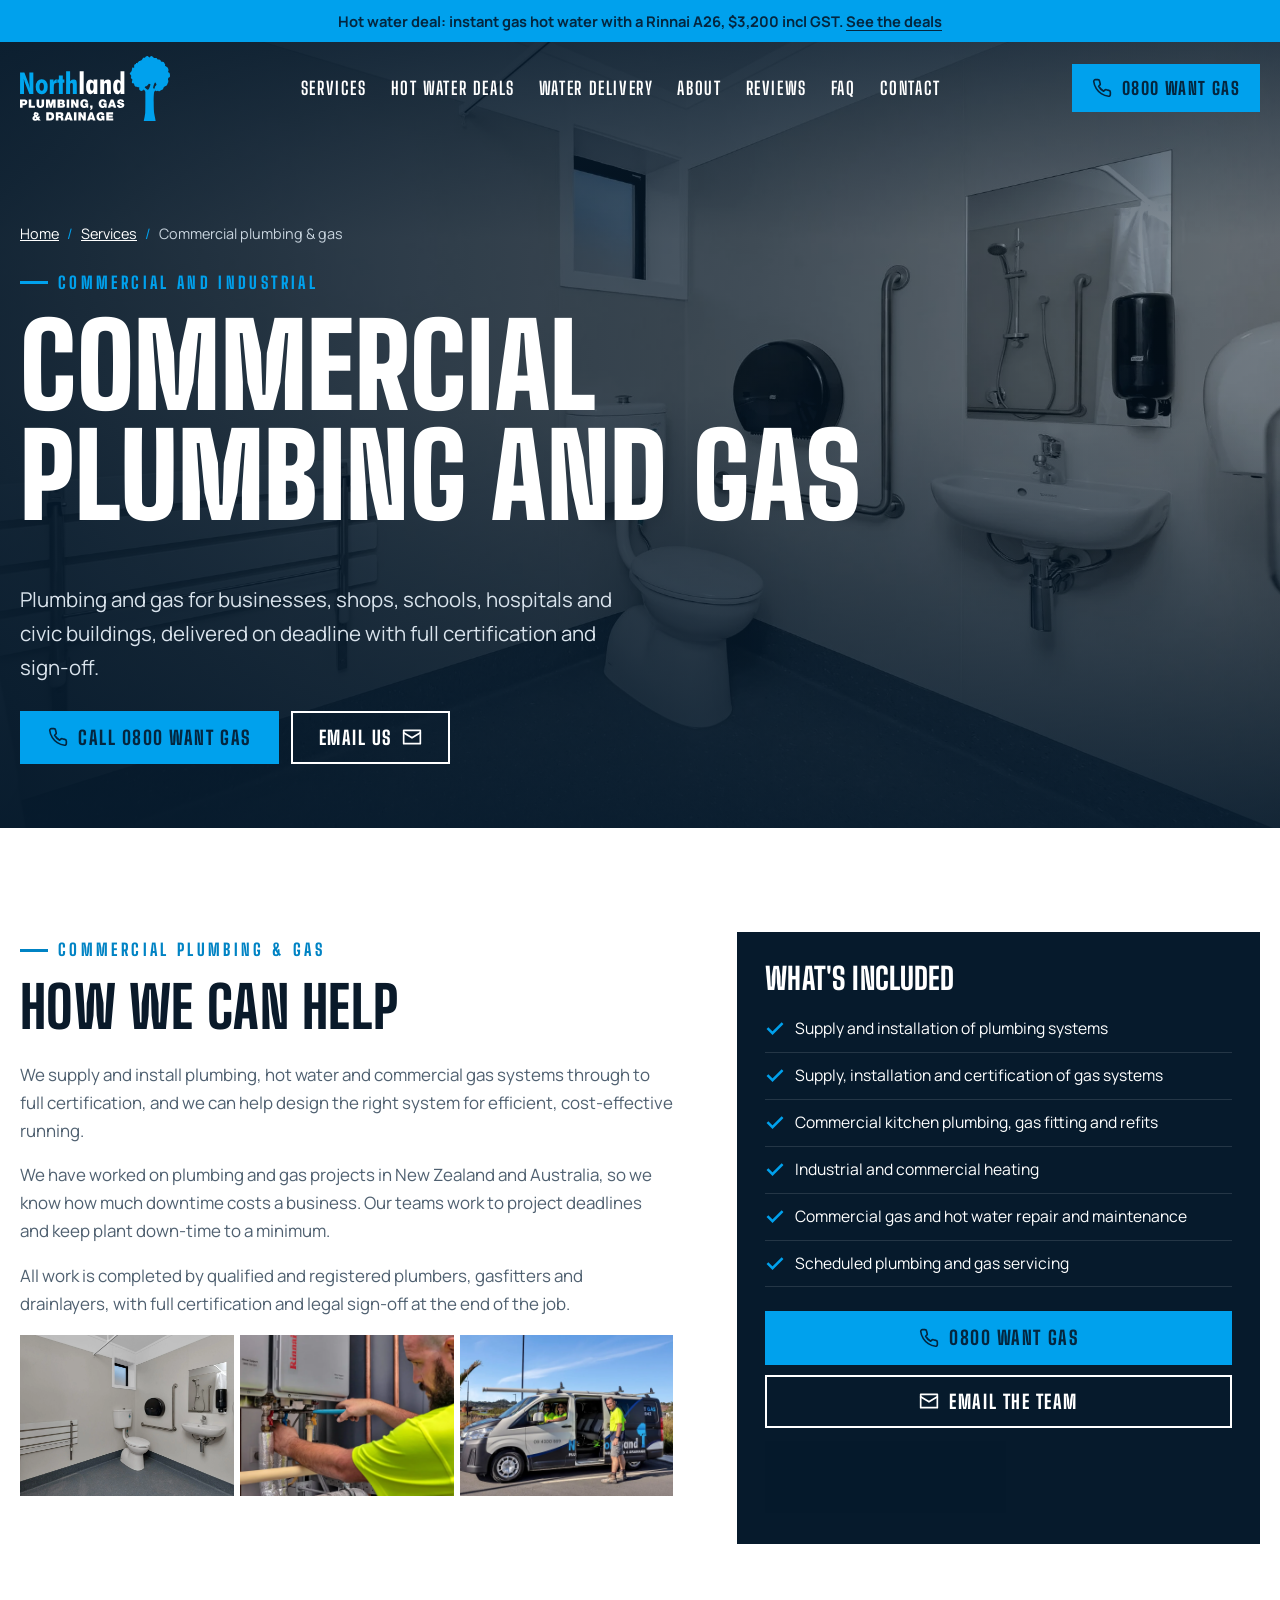
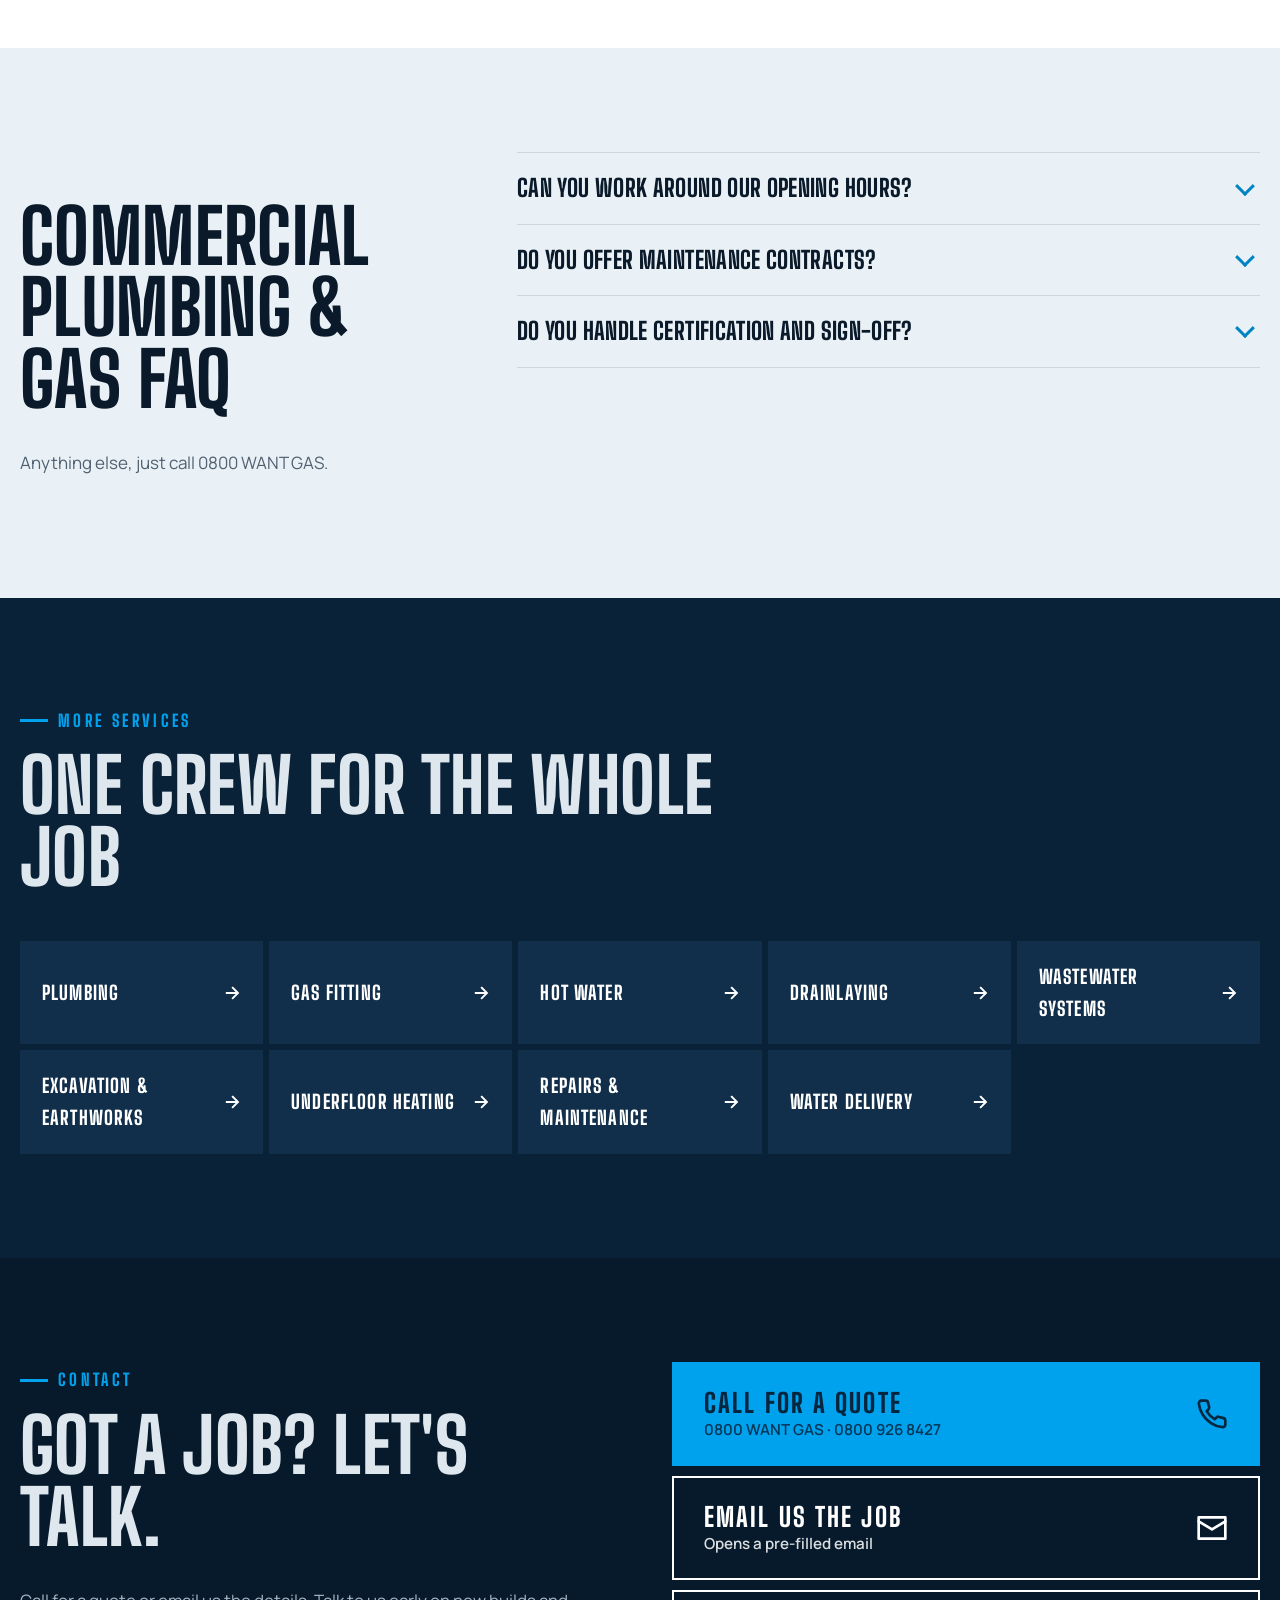
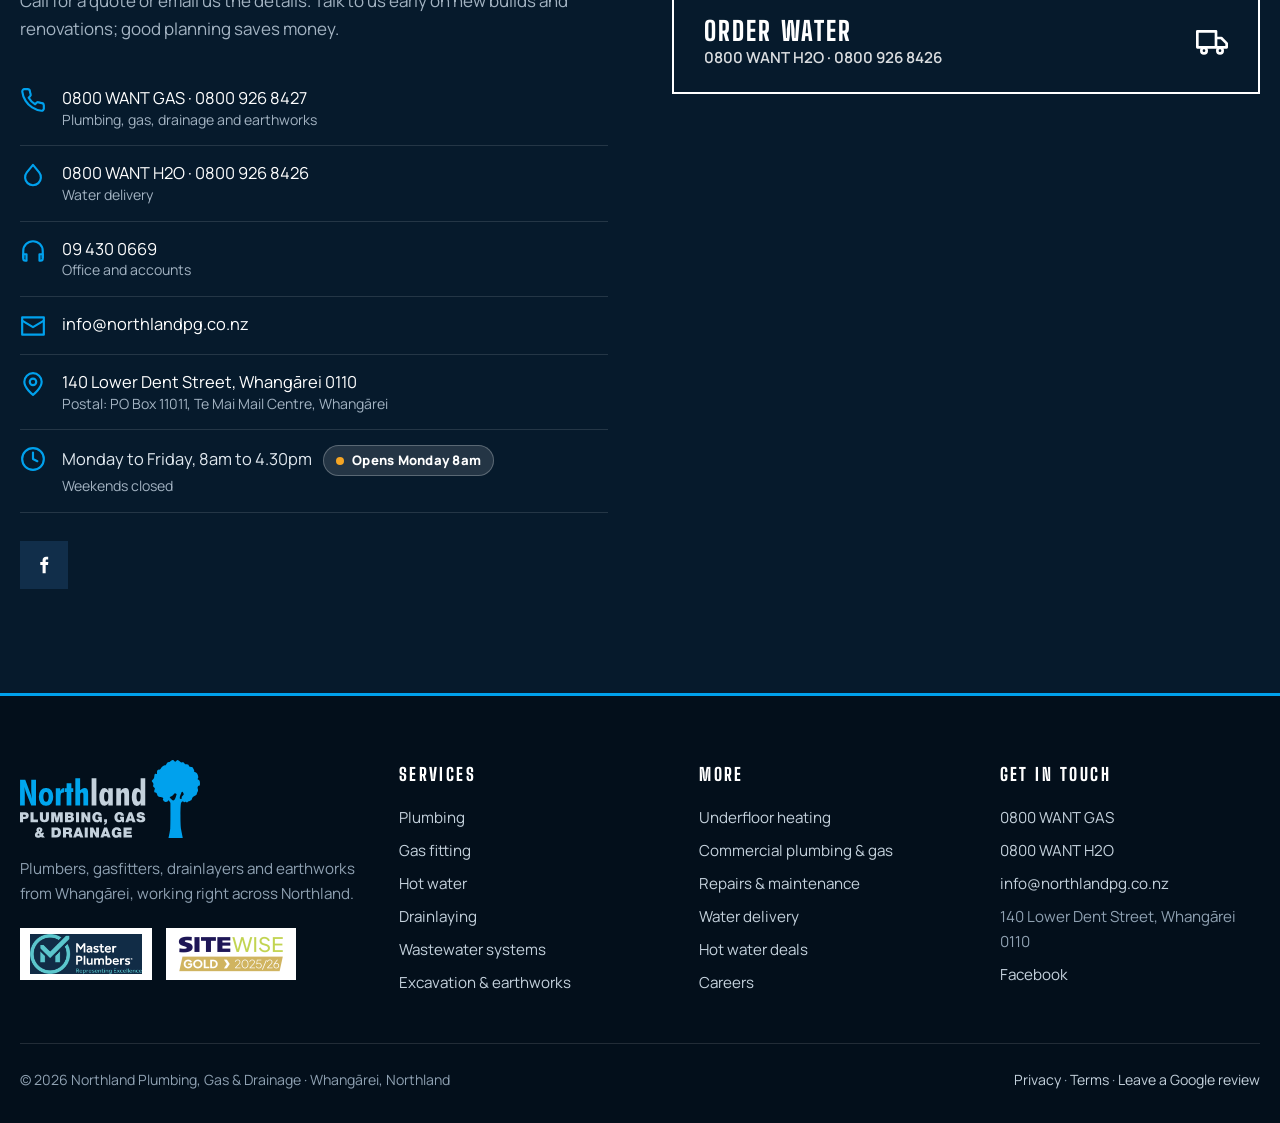
<file: services/commercial-plumbing.html>
<!DOCTYPE html>
<html lang="en-NZ">
<head>
<meta charset="utf-8">
<meta name="viewport" content="width=device-width, initial-scale=1, viewport-fit=cover">
<title>Commercial plumbing &amp; gas | Northland Plumbing, Gas &amp; Drainage, Whangārei</title>
<meta name="description" content="Plumbing and gas for businesses, shops, schools, hospitals and civic buildings, delivered on deadline with full certification and sign-off.">
<link rel="canonical" href="https://northland-plumbing-gas-drainage-dem.vercel.app/services/commercial-plumbing.html">
<meta name="theme-color" content="#061a2c">
<meta property="og:type" content="website">
<meta property="og:site_name" content="Northland Plumbing, Gas &amp; Drainage">
<meta property="og:title" content="Commercial plumbing &amp; gas | Northland Plumbing, Gas &amp; Drainage, Whangārei">
<meta property="og:description" content="Plumbing and gas for businesses, shops, schools, hospitals and civic buildings, delivered on deadline with full certification and sign-off.">
<meta property="og:url" content="https://northland-plumbing-gas-drainage-dem.vercel.app/services/commercial-plumbing.html">
<meta property="og:image" content="https://northland-plumbing-gas-drainage-dem.vercel.app/img/og-image.jpg">
<meta property="og:image:width" content="1200">
<meta property="og:image:height" content="630">
<meta name="twitter:card" content="summary_large_image">
<link rel="icon" href="../favicon.svg" type="image/svg+xml">
<link rel="apple-touch-icon" href="../img/apple-touch-icon.png">
<link rel="preconnect" href="https://fonts.googleapis.com">
<link rel="preconnect" href="https://fonts.gstatic.com" crossorigin>
<link href="https://fonts.googleapis.com/css2?family=Big+Shoulders+Display:wght@700;800;900&family=Manrope:wght@400;500;600;700;800&display=swap" rel="stylesheet">
<link rel="stylesheet" href="../styles.css">
<script>document.documentElement.classList.add('js')</script>
<script type="application/ld+json">{"@context": "https://schema.org", "@type": "Service", "name": "Commercial plumbing & gas", "serviceType": "Commercial plumbing & gas", "provider": {"@type": "Plumber", "name": "Northland Plumbing, Gas & Drainage", "telephone": "+64 800 926 8427", "url": "https://northland-plumbing-gas-drainage-dem.vercel.app/"}, "areaServed": "Northland, New Zealand", "description": "Plumbing and gas for businesses, shops, schools, hospitals and civic buildings, delivered on deadline with full certification and sign-off."}</script>
</head>
<body>
<a class="skip" href="#main">Skip to content</a>
<svg width="0" height="0" style="position:absolute" aria-hidden="true">
  <symbol id="i-phone" viewBox="0 0 24 24" fill="none" stroke="currentColor" stroke-width="2" stroke-linecap="round" stroke-linejoin="round"><path d="M22 16.9v3a2 2 0 0 1-2.2 2 19.8 19.8 0 0 1-8.6-3.1 19.5 19.5 0 0 1-6-6A19.8 19.8 0 0 1 2.1 4.2 2 2 0 0 1 4.1 2h3a2 2 0 0 1 2 1.7c.1 1 .4 1.9.7 2.8a2 2 0 0 1-.5 2.1L8 9.9a16 16 0 0 0 6 6l1.3-1.3a2 2 0 0 1 2.1-.4c.9.3 1.8.6 2.8.7a2 2 0 0 1 1.7 2z"/></symbol>
  <symbol id="i-mail" viewBox="0 0 24 24" fill="none" stroke="currentColor" stroke-width="2" stroke-linecap="round" stroke-linejoin="round"><rect x="2" y="4" width="20" height="16"/><path d="m22 7-10 6L2 7"/></symbol>
  <symbol id="i-pin" viewBox="0 0 24 24" fill="none" stroke="currentColor" stroke-width="2" stroke-linecap="round" stroke-linejoin="round"><path d="M20 10c0 6-8 12-8 12s-8-6-8-12a8 8 0 0 1 16 0z"/><circle cx="12" cy="10" r="3"/></symbol>
  <symbol id="i-clock" viewBox="0 0 24 24" fill="none" stroke="currentColor" stroke-width="2" stroke-linecap="round" stroke-linejoin="round"><circle cx="12" cy="12" r="10"/><path d="M12 6v6l4 2"/></symbol>
  <symbol id="i-check" viewBox="0 0 24 24" fill="none" stroke="currentColor" stroke-width="3" stroke-linecap="square"><path d="M20 6 9 17l-5-5"/></symbol>
  <symbol id="i-arrow" viewBox="0 0 24 24" fill="none" stroke="currentColor" stroke-width="2.5" stroke-linecap="square"><path d="M5 12h14M13 5l7 7-7 7"/></symbol>
  <symbol id="i-flame" viewBox="0 0 24 24" fill="none" stroke="currentColor" stroke-width="2" stroke-linecap="round" stroke-linejoin="round"><path d="M12 22c4 0 7-2.7 7-6.8 0-3.6-2.4-5.9-4.1-8.3-.4 2-1.4 3.2-2.6 3.8C12.6 7.2 11 4.3 8.6 2c.2 3.4-3.6 6.6-3.6 11.2C5 18.6 8 22 12 22z"/><path d="M12 22c-1.7 0-3-1.3-3-3.1 0-1.9 1.6-3 3-4.9 1.4 1.9 3 3 3 4.9 0 1.8-1.3 3.1-3 3.1z"/></symbol>
  <symbol id="i-drop" viewBox="0 0 24 24" fill="none" stroke="currentColor" stroke-width="2" stroke-linecap="round" stroke-linejoin="round"><path d="M12 2.7 6.3 9.6a7.3 7.3 0 1 0 11.4 0z"/></symbol>
  <symbol id="i-shield" viewBox="0 0 24 24" fill="none" stroke="currentColor" stroke-width="2" stroke-linecap="round" stroke-linejoin="round"><path d="M12 22s8-4 8-10V5l-8-3-8 3v7c0 6 8 10 8 10z"/><path d="m9 12 2 2 4-4"/></symbol>
  <symbol id="i-award" viewBox="0 0 24 24" fill="none" stroke="currentColor" stroke-width="2" stroke-linecap="round" stroke-linejoin="round"><circle cx="12" cy="8" r="6"/><path d="M15.5 13.2 17 22l-5-3-5 3 1.5-8.8"/></symbol>
  <symbol id="i-truck" viewBox="0 0 24 24" fill="none" stroke="currentColor" stroke-width="2" stroke-linecap="round" stroke-linejoin="round"><path d="M1 4h14v12H1zM15 9h4l4 4v3h-8z"/><circle cx="6" cy="18.5" r="2"/><circle cx="18" cy="18.5" r="2"/></symbol>
  <symbol id="i-wrench" viewBox="0 0 24 24" fill="none" stroke="currentColor" stroke-width="2" stroke-linecap="round" stroke-linejoin="round"><path d="M14.7 6.3a1 1 0 0 0 0 1.4l1.6 1.6a1 1 0 0 0 1.4 0l3.8-3.8a6 6 0 0 1-7.9 7.9l-6.9 6.9a2.1 2.1 0 0 1-3-3l6.9-6.9a6 6 0 0 1 7.9-7.9z"/></symbol>
  <symbol id="i-hat" viewBox="0 0 24 24" fill="none" stroke="currentColor" stroke-width="2" stroke-linecap="round" stroke-linejoin="round"><path d="M2 18h20M4 18v-3a8 8 0 0 1 16 0v3M10 7V5h4v2M12 7v6"/></symbol>
  <symbol id="i-digger" viewBox="0 0 24 24" fill="none" stroke="currentColor" stroke-width="2" stroke-linecap="round" stroke-linejoin="round"><rect x="2" y="15" width="12" height="5" rx="2.5"/><path d="M4 15v-4h6l2 4M10 11V7l6-3 5 6-2 2"/><path d="m19 12-1 3h3z"/></symbol>
  <symbol id="i-headset" viewBox="0 0 24 24" fill="none" stroke="currentColor" stroke-width="2" stroke-linecap="round" stroke-linejoin="round"><path d="M3 18v-6a9 9 0 0 1 18 0v6"/><path d="M21 19a2 2 0 0 1-2 2h-1v-6h3zM3 19a2 2 0 0 0 2 2h1v-6H3z"/></symbol>
  <symbol id="i-star" viewBox="0 0 24 24" fill="currentColor"><path d="m12 2 3.1 6.3 6.9 1-5 4.9 1.2 6.8L12 17.8 5.8 21l1.2-6.8-5-4.9 6.9-1z"/></symbol>
  <symbol id="i-fb" viewBox="0 0 24 24" fill="currentColor"><path d="M14 8.5V6.8c0-.8.2-1.3 1.4-1.3H17V2.2c-.3 0-1.3-.1-2.5-.1-2.5 0-4.2 1.5-4.2 4.3v2.1H7.5V12h2.8v10H14V12h2.8l.4-3.5z"/></symbol>
  <symbol id="i-g" viewBox="0 0 48 48"><path fill="#FFC107" d="M43.6 20.1H42V20H24v8h11.3C33.7 32.7 29.2 36 24 36c-6.6 0-12-5.4-12-12s5.4-12 12-12c3.1 0 5.8 1.2 7.9 3.1l5.7-5.7C34 6.1 29.3 4 24 4 12.9 4 4 12.9 4 24s8.9 20 20 20 20-8.9 20-20c0-1.3-.1-2.6-.4-3.9z"/><path fill="#FF3D00" d="m6.3 14.7 6.6 4.8C14.7 15.1 19 12 24 12c3.1 0 5.8 1.2 7.9 3.1l5.7-5.7C34 6.1 29.3 4 24 4 16.3 4 9.7 8.3 6.3 14.7z"/><path fill="#4CAF50" d="M24 44c5.2 0 9.9-2 13.4-5.2l-6.2-5.2A11.9 11.9 0 0 1 24 36c-5.2 0-9.6-3.3-11.3-8l-6.5 5C9.5 39.6 16.2 44 24 44z"/><path fill="#1976D2" d="M43.6 20.1H42V20H24v8h11.3a12 12 0 0 1-4.1 5.6l6.2 5.2C36.9 39.2 44 34 44 24c0-1.3-.1-2.6-.4-3.9z"/></symbol>
  <symbol id="i-logo" viewBox="0 0 177.017 76.773"><path fill="currentColor" d="M123.169 17.93h-4.536v12.261a5.92 5.92 0 0 0-1.654-1.94 3.4 3.4 0 0 0-2-.64 4.107 4.107 0 0 0-3.723 2.26 12.912 12.912 0 0 0-1.316 6.433 13.545 13.545 0 0 0 1.282 6.52 3.975 3.975 0 0 0 3.619 2.294 3.552 3.552 0 0 0 2.174-.7 5.538 5.538 0 0 0 1.619-2.122v2.477h4.537Zm-5 21.864a1.568 1.568 0 0 1-1.515 1.117 1.663 1.663 0 0 1-1.55-1.212 9.908 9.908 0 0 1-.511-3.653 9.9 9.9 0 0 1 .459-3.55 1.543 1.543 0 0 1 1.481-1.093 1.661 1.661 0 0 1 1.6 1.082 9.144 9.144 0 0 1 .493 3.524 10.976 10.976 0 0 1-.459 3.784m-10.885 4.979v-11.6q0-3.308-.779-4.434a3.136 3.136 0 0 0-2.771-1.125 4.954 4.954 0 0 0-2.606.692 6.523 6.523 0 0 0-2.07 2.113v-2.634h-4.364v16.989h4.693V34.694a4.175 4.175 0 0 1 .4-2.113 1.412 1.412 0 0 1 1.3-.64 1.285 1.285 0 0 1 1.177.545 4.038 4.038 0 0 1 .347 2v10.287ZM91.253 27.784h-4.4v2.6a6.607 6.607 0 0 0-1.741-2.1 3.4 3.4 0 0 0-2.052-.675 4.11 4.11 0 0 0-3.715 2.269 12.85 12.85 0 0 0-1.325 6.425 13.343 13.343 0 0 0 1.29 6.529 4.067 4.067 0 0 0 3.715 2.251 3.492 3.492 0 0 0 2.122-.71 6.153 6.153 0 0 0 1.706-2.113v2.512h4.4Zm-4.901 11.933a1.681 1.681 0 0 1-1.611 1.16 1.662 1.662 0 0 1-1.55-1.2 9.775 9.775 0 0 1-.511-3.628 9.776 9.776 0 0 1 .459-3.524 1.542 1.542 0 0 1 1.481-1.083 1.781 1.781 0 0 1 1.689 1.126 8.275 8.275 0 0 1 .546 3.446 10.011 10.011 0 0 1-.5 3.706M75.133 17.93h-4.7v26.842h4.7Z"/> <path d="M67.008 44.772v-11.6q0-3.343-.779-4.451a3.157 3.157 0 0 0-2.771-1.108 5.032 5.032 0 0 0-2.329.546 6.558 6.558 0 0 0-2.017 1.689V17.93h-4.694v26.842h4.693V34.693a4.187 4.187 0 0 1 .4-2.113 1.412 1.412 0 0 1 1.3-.64 1.286 1.286 0 0 1 1.177.546 4.045 4.045 0 0 1 .347 2v10.286Zm-16.487 0V31.438h1.849v-3.654h-1.848v-4.9h-4.676v4.9h-1.853v3.654h1.853v13.334Zm-10.633 0v-7.983q0-3.1.667-3.974a3.015 3.015 0 0 1 2.52-.874h.312v-4.469a3.471 3.471 0 0 0-2.3.84 5.61 5.61 0 0 0-1.527 2.485v-3.013h-4.365v16.988Zm-9.125-14.919a6.291 6.291 0 0 0-5.161-2.381 6.273 6.273 0 0 0-5.152 2.373 9.911 9.911 0 0 0-1.913 6.407 10.007 10.007 0 0 0 1.913 6.451 6.263 6.263 0 0 0 5.152 2.381 6.288 6.288 0 0 0 5.152-2.39 9.958 9.958 0 0 0 1.931-6.443 9.891 9.891 0 0 0-1.922-6.4m-7.083 9.9a7.46 7.46 0 0 1-.675-3.533 7.418 7.418 0 0 1 .675-3.516 2.121 2.121 0 0 1 3.853.009 7.347 7.347 0 0 1 .684 3.507 7.4 7.4 0 0 1-.684 3.524 2.121 2.121 0 0 1-3.853.009M4.699 44.772V34.139q0-2.563-.086-4.407t-.26-3.315l.433 1.628q.589 2.269.727 2.58l5.542 14.149h4.676V19.488h-4.676v9.715q0 1.94.19 4.183t.589 4.926q-.52-1.835-.926-3.195t-.633-2.017L5.17 19.488H.058v25.284Z" fill="#00a6ee"/> <path d="M160.202 34.99c-.746.746-1.424 1.221-1.152 2.238.046.173.116.426.2.7-.6.311-1.793.785-2.095-.2-.337-1.1 1.183-4.761 1.716-5.992a1.941 1.941 0 0 1 .521-.414c.678-.339 1.221 1.288 1.56 1.9s0 1.017-.746 1.763m-6.306-1.627c.046.037.076.055.117.085-.148.678-1.244 5.757-2.822 6.261-1.238.4-3.084-2.036-4.1-2.943.279-.209.733-.354.917-.721.407-.814.938-.172 1.48-.646a9.226 9.226 0 0 0 2.1-2.17c.542-.949 1.29-.679 2.305.135m22.784-12.816c-.407-1.492-1.9-1.085-1.967-1.7s.746-1.22.611-2.1a7.3 7.3 0 0 0-.882-2.984c-.678-1.152-2.305-1.7-3.029-2.1s.316-1.627-.294-2.1-.678-1.763-1.289-2.305-2.576-.339-3.323-.882-.135-1.017-.881-1.7-2.238-.474-2.984-.542-.882-1.288-1.7-1.7-1.7.136-2.373.068S156.065 0 155.111 0s-1.627 1.357-2.236 1.627-1.353-1.288-2.506-1.559-2.305 1.289-2.916 1.763-1.492.2-2.373.678-.814 1.7-1.7 2.373-2.17.61-2.713.949a11.525 11.525 0 0 0-2.527 2.916c-.561 1.017-2.219.2-2.965 1.289s-.407 3.187-.407 3.677-1.9-.761-2.305.188-.271 2.305-.61 3.526-1.966 2.238-2.238 3.051 1.085 1.492 1.492 2.645-.271 1.627-.271 2.441 1.085 1.152 1.627 1.966-.746 2.509-.407 3.8.814.271 1.7.949.61.271 1.356 2.509 4.069 1.56 5.483 2.441-1.075.067.417 2.712c.731 1.931 3.391 1.15 3.391 1.15.949-1.356 1.618-.016 1.278-.762-.248-.546.093-.515.428-.74 2.148 2.112 1.82 3.4 1.82 3.4s.11 21.035-.161 24.29a85.833 85.833 0 0 1-1.737 9.344l14.1.148s-.725-3.783-1.674-8.53-.814-24.972 0-26.192a2.708 2.708 0 0 1 1.873-1.376c.291.48.61.824.954.824 1.085 0 .949-1.017 2.034-.135s1.967-.271 2.509-.679 1.627-.678 2.577-1.22.475-1.424 1.289-2.509 2.1-1.492 3.255-2.17.814-1.967 1.492-2.984a3.928 3.928 0 0 0 .474-3.255 2.824 2.824 0 0 1 .2-2.712c.61-1.153 1.56-.271 1.763-1.085a10.18 10.18 0 0 0-.2-4.2" fill="#00a1ed"/> <path fill="currentColor" d="M114.392 57.813c.027 3.124 3.193 3.522 4.3 3.522 2.179 0 4.523-.822 4.523-3.371 0-1.8-1.37-2.44-2.755-2.823s-2.782-.534-2.836-1.233c0-.548.671-.658 1.083-.658a1.566 1.566 0 0 1 .891.246.75.75 0 0 1 .356.781h2.85c-.082-2.385-1.96-3.194-4.084-3.194-2.015 0-3.947.973-3.947 3.234 0 1.973 1.768 2.4 3.317 2.837 1.685.48 2.11.617 2.11 1.123 0 .727-.754.891-1.247.891a1.391 1.391 0 0 1-1.439-.712 1.812 1.812 0 0 1-.109-.644Zm-10.826 3.289h3.029l.439-1.4h3.111l.411 1.4h3.125l-3.563-9.785h-2.948Zm4.125-3.495.945-3.015h.028l.877 3.015Zm-7.291 3.495h1.905v-5.385h-4v2.1h1.33a1.5 1.5 0 0 1-1.563 1.083 2.239 2.239 0 0 1-2.206-2.522c0-.671-.069-2.85 2-2.85a1.432 1.432 0 0 1 1.426 1.22h2.891a4.222 4.222 0 0 0-4.509-3.659c-2.207 0-4.824 1.494-4.824 5.222 0 2.782 1.782 5.03 4.673 5.03a3.427 3.427 0 0 0 2.777-1.239Zm-17.651 0h1.22a1.366 1.366 0 0 1-1.22 1.288v1.193a3.542 3.542 0 0 0 1.179-.165A2.737 2.737 0 0 0 85.6 60.54v-2.151h-2.85Zm-4.139 0h1.905v-5.385h-4v2.1h1.33a1.5 1.5 0 0 1-1.563 1.083 2.239 2.239 0 0 1-2.206-2.522c0-.671-.069-2.85 2-2.85a1.432 1.432 0 0 1 1.426 1.22h2.891a4.222 4.222 0 0 0-4.509-3.659c-2.207 0-4.824 1.494-4.824 5.222 0 2.782 1.782 5.03 4.673 5.03a3.427 3.427 0 0 0 2.782-1.233Zm-18.309 0h2.85v-5.345h.028l3 5.345h2.933v-9.785h-2.85v5.235h-.028l-2.85-5.235H60.3Zm-5.235 0h3.014v-9.785h-3.015Zm-7.8-7.455h1.59c.617 0 1.028.178 1.028.671 0 .631-.4.808-1.028.808h-1.59Zm-3.014 7.455H49.8c1.727 0 3.426-1.014 3.426-2.974a2.387 2.387 0 0 0-1.7-2.439 2.015 2.015 0 0 0 1.206-1.919c0-1-.548-2.453-3.125-2.453h-5.355Zm3.015-4.15h1.892c.712 0 1.055.315 1.055.891 0 .754-.548.932-1.178.932h-1.769Zm-16.624 4.15h2.851v-6.276h.027l1.7 6.277h2.248l1.7-6.277h.027v6.276h2.851v-9.785h-4.29l-1.4 5.756h-.028l-1.4-5.756h-4.29Zm-2.165-9.785h-3.015v5.335c0 1 0 2.247-1.425 2.247-1.467 0-1.467-1.247-1.467-2.247v-5.335h-3.015v6c0 2.714 1.481 4.016 4.468 4.016s4.454-1.3 4.454-4.016Zm-18.172 9.785h7.346v-2.507h-4.331v-7.278h-3.015Zm-7.291-7.277h1.343c.741 0 1.426.055 1.426.945 0 .987-.822 1.042-1.6 1.042H3.015ZM0 61.102h3.015v-2.96H4.8c2.247 0 3.837-1.11 3.837-3.481a3.318 3.318 0 0 0-3.591-3.344H0Z"/> <path fill="currentColor" d="M101.804 76.268h8.251v-2.507h-5.235v-1.22h4.619v-2.33h-4.619v-1.22h5.085v-2.508h-8.1Zm-4.057 0h1.905v-5.386h-4v2.1h1.33a1.5 1.5 0 0 1-1.563 1.083 2.239 2.239 0 0 1-2.206-2.522c0-.671-.069-2.85 2-2.85a1.432 1.432 0 0 1 1.426 1.22h2.887a4.223 4.223 0 0 0-4.509-3.659c-2.207 0-4.824 1.494-4.824 5.222 0 2.782 1.782 5.03 4.673 5.03a3.427 3.427 0 0 0 2.782-1.233Zm-18.706 0h3.029l.438-1.4h3.111l.411 1.4h3.124l-3.563-9.785h-2.946Zm4.125-3.495.945-3.015h.027l.878 3.015Zm-14.281 3.495h2.851v-5.345h.027l3 5.345h2.933v-9.785h-2.849v5.235h-.027l-2.851-5.235h-3.084Zm-5.235 0h3.015v-9.785H63.65Zm-11.443 0h3.029l.438-1.4h3.111l.411 1.4h3.124l-3.563-9.785h-2.946Zm4.125-3.495.945-3.015h.028l.877 3.015ZM45.3 68.812h1.411c1.152 0 1.494.356 1.494.973 0 .877-.768.973-1.33.973H45.3Zm-3.015 7.455H45.3v-3.412h1.6c1.192 0 1.274.973 1.357 1.9a7.039 7.039 0 0 0 .246 1.508h3.023a6.44 6.44 0 0 1-.329-2.1 2.667 2.667 0 0 0-1.439-2.44 2.513 2.513 0 0 0 1.467-2.453c0-1.85-1.481-2.8-3.194-2.8h-5.746ZM33.98 68.99h.959a2.163 2.163 0 0 1 2.371 2.33c0 .918-.274 2.44-2.152 2.44H33.98Zm-3.015 7.277h4.361c3.412 0 5-1.9 5-4.906 0-2.467-1.152-4.879-4.413-4.879h-4.948Zm-9.662 0h3.207l-2-2.4a4.537 4.537 0 0 0 1.151-2.371h-2.262a1.769 1.769 0 0 1-.356.74l-.754-.932a3.07 3.07 0 0 0 1.8-2.522c0-1.74-1.316-2.535-3.138-2.535a2.724 2.724 0 0 0-2.906 2.535 2.643 2.643 0 0 0 .768 1.782 3.392 3.392 0 0 0-2.179 2.755 3.144 3.144 0 0 0 3.33 3.18 4.122 4.122 0 0 0 2.8-.918Zm-1.987-2.522a1.807 1.807 0 0 1-1.151.589.938.938 0 0 1-.932-.918c0-.493.548-.85.945-1.056Zm-.945-5a.7.7 0 0 1 .726-.671.649.649 0 0 1 .658.658 1.246 1.246 0 0 1-.781 1.014c-.246-.287-.6-.658-.6-1"/></symbol>
</svg>
<div class="ribbon"><span class="rl">Hot water deal: </span>instant gas hot water with a Rinnai A26, $3,200 incl GST. <a href="../index.html#deals">See the deals</a></div>
<header class="nav" id="nav">
  <div class="wrap">
    <a href="../index.html" class="logo" aria-label="Northland Plumbing, Gas &amp; Drainage home"><svg viewBox="0 0 177.017 76.773" role="img" aria-label="Northland Plumbing, Gas &amp; Drainage"><use href="#i-logo"/></svg></a>
    <ul class="nav-links" id="navLinks">
      <li><a href="../index.html#services">Services</a></li><li><a href="../index.html#deals">Hot water deals</a></li><li><a href="../index.html#water">Water delivery</a></li><li><a href="../index.html#about">About</a></li><li><a href="../index.html#reviews">Reviews</a></li><li><a href="../index.html#faq">FAQ</a></li><li><a href="../index.html#contact">Contact</a></li>
    </ul>
    <div class="nav-right">
      <a class="btn btn-primary nav-call" href="tel:08009268427"><svg class="icon" aria-hidden="true"><use href="#i-phone"/></svg><span class="label">0800 WANT GAS</span></a>
      <button class="burger" id="burger" aria-label="Open menu" aria-expanded="false" aria-controls="navLinks">
        <svg viewBox="0 0 24 24" fill="none" stroke="currentColor" stroke-width="2.4" stroke-linecap="square"><path d="M3 6h18M3 12h18M3 18h18"/></svg>
      </button>
    </div>
  </div>
</header>

<main id="main">
<section class="page-hero">
  <img src="../img/commercial-bathrooms-1920.webp" srcset="../img/commercial-bathrooms-1080.webp 1080w, ../img/commercial-bathrooms-1920.webp 1920w" sizes="100vw" alt="Commercial plumbing &amp; gas" width="1920" height="1280" fetchpriority="high">
  <div class="wrap">
    <ol class="crumbs hero-fade"><li><a href="../index.html">Home</a></li><li><a href="../index.html#services">Services</a></li><li>Commercial plumbing &amp; gas</li></ol>
    <span class="eyebrow hero-fade">Commercial and industrial</span>
    <h1 class="hero-fade">Commercial plumbing and gas</h1>
    <p class="lead hero-fade">Plumbing and gas for businesses, shops, schools, hospitals and civic buildings, delivered on deadline with full certification and sign-off.</p>
    <div class="hero-ctas hero-fade" style="display:flex;flex-wrap:wrap;gap:12px;margin-top:26px">
      <a class="btn btn-primary" href="tel:08009268427"><svg class="icon" aria-hidden="true"><use href="#i-phone"/></svg>Call 0800 WANT GAS</a>
      <a class="btn btn-ghost" href="https://mail.google.com/mail/?view=cm&amp;fs=1&amp;to=info%40northlandpg.co.nz&amp;su=Commercial%20plumbing%20%26%20gas%20enquiry&amp;body=Hi%20Northland%20Plumbing%2C%20Gas%20%26%20Drainage%2C%0A%0AI%27d%20like%20a%20quote%20for%20commercial%20plumbing%20%26%20gas%3A%0A%0AAddress%3A%0A%0AThanks" target="_blank" rel="noopener">Email us <svg class="icon" aria-hidden="true"><use href="#i-mail"/></svg></a>
    </div>
  </div>
</section>

<section class="band-light">
  <div class="wrap svc-body">
    <div class="prose">
      <span class="eyebrow reveal">Commercial plumbing &amp; gas</span>
      <h2 class="reveal">How we can help</h2>
      <p class="reveal">We supply and install plumbing, hot water and commercial gas systems through to full certification, and we can help design the right system for efficient, cost-effective running.</p><p class="reveal">We have worked on plumbing and gas projects in New Zealand and Australia, so we know how much downtime costs a business. Our teams work to project deadlines and keep plant down-time to a minimum.</p><p class="reveal">All work is completed by qualified and registered plumbers, gasfitters and drainlayers, with full certification and legal sign-off at the end of the job.</p>
      <div class="svc-photos reveal"><img src="../img/commercial-bathrooms-1920.webp" srcset="../img/commercial-bathrooms-1080.webp 1080w, ../img/commercial-bathrooms-1920.webp 1920w" sizes="(max-width:600px) 50vw, 33vw" alt="Commercial plumbing &amp; gas work by Northland Plumbing, Gas &amp; Drainage" width="1920" height="1280" decoding="async"><img src="../img/hot-water-rinnai-1920.webp" srcset="../img/hot-water-rinnai-1080.webp 1080w, ../img/hot-water-rinnai-1920.webp 1920w" sizes="(max-width:600px) 50vw, 33vw" alt="Commercial plumbing &amp; gas work by Northland Plumbing, Gas &amp; Drainage" width="1920" height="1280" decoding="async"><img src="../img/team-in-van-1920.webp" srcset="../img/team-in-van-1080.webp 1080w, ../img/team-in-van-1920.webp 1920w" sizes="(max-width:600px) 50vw, 33vw" alt="Commercial plumbing &amp; gas work by Northland Plumbing, Gas &amp; Drainage" width="1920" height="1280" decoding="async"></div>
      
      
    </div>
    <aside class="svc-aside reveal">
      <h3>What's included</h3>
      <ul><li><svg class="" aria-hidden="true"><use href="#i-check"/></svg>Supply and installation of plumbing systems</li><li><svg class="" aria-hidden="true"><use href="#i-check"/></svg>Supply, installation and certification of gas systems</li><li><svg class="" aria-hidden="true"><use href="#i-check"/></svg>Commercial kitchen plumbing, gas fitting and refits</li><li><svg class="" aria-hidden="true"><use href="#i-check"/></svg>Industrial and commercial heating</li><li><svg class="" aria-hidden="true"><use href="#i-check"/></svg>Commercial gas and hot water repair and maintenance</li><li><svg class="" aria-hidden="true"><use href="#i-check"/></svg>Scheduled plumbing and gas servicing</li></ul>
      <a class="btn btn-primary" href="tel:08009268427"><svg class="icon" aria-hidden="true"><use href="#i-phone"/></svg>0800 WANT GAS</a>
      <a class="btn btn-ghost" href="https://mail.google.com/mail/?view=cm&amp;fs=1&amp;to=info%40northlandpg.co.nz&amp;su=Commercial%20plumbing%20%26%20gas%20enquiry&amp;body=Hi%20Northland%20Plumbing%2C%20Gas%20%26%20Drainage%2C%0A%0AI%27d%20like%20a%20quote%20for%20commercial%20plumbing%20%26%20gas%3A%0A%0AAddress%3A%0A%0AThanks" target="_blank" rel="noopener"><svg class="icon" aria-hidden="true"><use href="#i-mail"/></svg>Email the team</a>
      <a class="rating" style="margin-top:14px" href="https://www.google.com/search?q=Northland+Plumbing+Gas+%26+Drainage+Whangarei#lrd=0x6d0b7f5d0de557a1:0x5102cbeec86a214e,1,,,," target="_blank" rel="noopener" aria-label="Rated 4.5 out of 5 from 77 Google reviews"><svg class="g" viewBox="0 0 48 48" aria-hidden="true"><use href="#i-g"/></svg><span class="num">4.5</span><div><span class="stars" aria-hidden="true">★★★★<span style="opacity:.45">★</span></span><small>77 Google reviews</small></div></a>
    </aside>
  </div>
</section>

<section class="band-mist">
  <div class="wrap faq-grid">
    <div class="faq-side"><span class="eyebrow reveal">Questions</span><h2 class="reveal">Commercial plumbing &amp; gas FAQ</h2><p class="muted reveal">Anything else, just call 0800 WANT GAS.</p></div>
    <div class="faq-list reveal">
      <details><summary>Can you work around our opening hours?</summary><p>We understand downtime costs money and plan work to keep disruption to a minimum. Talk to us about timing when you book.</p></details>
      <details><summary>Do you offer maintenance contracts?</summary><p>We offer scheduled, regular plumbing and gas system servicing for businesses.</p></details>
      <details><summary>Do you handle certification and sign-off?</summary><p>Yes. You get full certification and legal sign-off when the project is complete.</p></details>
    </div>
  </div>
</section>

<section class="band-dark">
  <div class="wrap">
    <div class="section-head"><div><span class="eyebrow reveal">More services</span><h2 class="reveal">One crew for the whole job</h2></div></div>
    <div class="other-svcs reveal"><a href="plumbing.html">Plumbing<svg class="" aria-hidden="true"><use href="#i-arrow"/></svg></a><a href="gas-fitting.html">Gas fitting<svg class="" aria-hidden="true"><use href="#i-arrow"/></svg></a><a href="hot-water.html">Hot water<svg class="" aria-hidden="true"><use href="#i-arrow"/></svg></a><a href="drainlaying.html">Drainlaying<svg class="" aria-hidden="true"><use href="#i-arrow"/></svg></a><a href="wastewater.html">Wastewater systems<svg class="" aria-hidden="true"><use href="#i-arrow"/></svg></a><a href="excavation-earthworks.html">Excavation & earthworks<svg class="" aria-hidden="true"><use href="#i-arrow"/></svg></a><a href="underfloor-heating.html">Underfloor heating<svg class="" aria-hidden="true"><use href="#i-arrow"/></svg></a><a href="repairs-maintenance.html">Repairs & maintenance<svg class="" aria-hidden="true"><use href="#i-arrow"/></svg></a><a href="water-delivery.html">Water delivery<svg class="" aria-hidden="true"><use href="#i-arrow"/></svg></a></div>
  </div>
</section>

<section id="contact" class="contact">
  <div class="wrap contact-grid">
    <div>
      <span class="eyebrow reveal">Contact</span>
      <h2 class="reveal">Got a job? Let's talk.</h2>
      <p class="muted reveal">Call for a quote or email us the details. Talk to us early on new builds and renovations; good planning saves money.</p>
      <ul class="contact-rows reveal">
        <li><svg class="icon" aria-hidden="true"><use href="#i-phone"/></svg><div><a href="tel:08009268427">0800 WANT GAS &middot; 0800 926 8427</a><small>Plumbing, gas, drainage and earthworks</small></div></li>
        <li><svg class="icon" aria-hidden="true"><use href="#i-drop"/></svg><div><a href="tel:08009268426">0800 WANT H2O &middot; 0800 926 8426</a><small>Water delivery</small></div></li>
        <li><svg class="icon" aria-hidden="true"><use href="#i-headset"/></svg><div><a href="tel:+6494300669">09 430 0669</a><small>Office and accounts</small></div></li>
        <li><svg class="icon" aria-hidden="true"><use href="#i-mail"/></svg><div><a href="https://mail.google.com/mail/?view=cm&amp;fs=1&amp;to=info%40northlandpg.co.nz&amp;su=Job%20enquiry&amp;body=Hi%20Northland%20Plumbing%2C%20Gas%20%26%20Drainage%2C%0A%0AI%27d%20like%20a%20quote%20for%3A%0A%0AJob%20address%3A%0A%0ABest%20number%20to%20reach%20me%3A%0A%0AThanks" target="_blank" rel="noopener">info&#64;northlandpg.co.nz</a></div></li>
        <li><svg class="icon" aria-hidden="true"><use href="#i-pin"/></svg><div><a href="https://www.google.com/maps/place/Northland+Plumbing+Gas+%26+Drainage/@-35.7273589,174.3290948,17z" target="_blank" rel="noopener">140 Lower Dent Street, Whangārei 0110</a><small>Postal: PO Box 11011, Te Mai Mail Centre, Whangārei</small></div></li>
        <li><svg class="icon" aria-hidden="true"><use href="#i-clock"/></svg><div>Monday to Friday, 8am to 4.30pm <span class="open-badge" data-open-badge hidden></span><small>Weekends closed</small></div></li>
      </ul>
      <div class="socials reveal">
        <a href="https://www.facebook.com/NorthlandPG/" target="_blank" rel="noopener" aria-label="Northland Plumbing, Gas &amp; Drainage on Facebook"><svg class="" aria-hidden="true"><use href="#i-fb"/></svg></a>
      </div>
    </div>
    <div class="contact-actions">
      <a class="btn btn-primary reveal" href="tel:08009268427"><span>Call for a quote<small>0800 WANT GAS &middot; 0800 926 8427</small></span><svg class="icon" aria-hidden="true"><use href="#i-phone"/></svg></a>
      <a class="btn btn-ghost reveal" href="https://mail.google.com/mail/?view=cm&amp;fs=1&amp;to=info%40northlandpg.co.nz&amp;su=Job%20enquiry&amp;body=Hi%20Northland%20Plumbing%2C%20Gas%20%26%20Drainage%2C%0A%0AI%27d%20like%20a%20quote%20for%3A%0A%0AJob%20address%3A%0A%0ABest%20number%20to%20reach%20me%3A%0A%0AThanks" target="_blank" rel="noopener"><span>Email us the job<small>Opens a pre-filled email</small></span><svg class="icon" aria-hidden="true"><use href="#i-mail"/></svg></a>
      <a class="btn btn-ghost reveal" href="tel:08009268426"><span>Order water<small>0800 WANT H2O &middot; 0800 926 8426</small></span><svg class="icon" aria-hidden="true"><use href="#i-truck"/></svg></a>
    </div>
  </div>
</section>

</main>
<footer class="footer">
  <div class="wrap">
    <div class="footer-grid">
      <div>
        <a href="../index.html" class="logo" aria-label="Home"><svg viewBox="0 0 177.017 76.773" role="img" aria-label="Northland Plumbing, Gas &amp; Drainage"><use href="#i-logo"/></svg></a>
        <p style="margin-top:18px">Plumbers, gasfitters, drainlayers and earthworks from Whangārei, working right across Northland.</p>
        <div class="badges">
          <img src="../img/brands/logo-master-plumbers.png" alt="Master Plumbers member" width="420" height="150">
          <img src="../img/brands/logo-sitewise-gold-2025.png" alt="Sitewise Gold 2025/2026" width="440" height="160">
        </div>
      </div>
      <div><h4>Services</h4><ul><li><a href="../services/plumbing.html">Plumbing</a></li><li><a href="../services/gas-fitting.html">Gas fitting</a></li><li><a href="../services/hot-water.html">Hot water</a></li><li><a href="../services/drainlaying.html">Drainlaying</a></li><li><a href="../services/wastewater.html">Wastewater systems</a></li><li><a href="../services/excavation-earthworks.html">Excavation & earthworks</a></li></ul></div>
      <div><h4>More</h4><ul><li><a href="../services/underfloor-heating.html">Underfloor heating</a></li><li><a href="../services/commercial-plumbing.html">Commercial plumbing & gas</a></li><li><a href="../services/repairs-maintenance.html">Repairs & maintenance</a></li><li><a href="../services/water-delivery.html">Water delivery</a></li><li><a href="../index.html#deals">Hot water deals</a></li><li><a href="https://www.trademe.co.nz/a/jobs/trades-services/plumbing/northland/whangarei/full-time/listing/5898594577" target="_blank" rel="noopener">Careers</a></li></ul></div>
      <div><h4>Get in touch</h4><ul>
        <li><a href="tel:08009268427">0800 WANT GAS</a></li>
        <li><a href="tel:08009268426">0800 WANT H2O</a></li>
        <li><a href="https://mail.google.com/mail/?view=cm&amp;fs=1&amp;to=info%40northlandpg.co.nz&amp;su=Enquiry&amp;body=Hi%20team%2C" target="_blank" rel="noopener">info&#64;northlandpg.co.nz</a></li>
        <li>140 Lower Dent Street, Whangārei 0110</li>
        <li><a href="https://www.facebook.com/NorthlandPG/" target="_blank" rel="noopener">Facebook</a></li>
      </ul></div>
    </div>
    <div class="footer-bottom">
      <span>&copy; <span id="year">2026</span> Northland Plumbing, Gas & Drainage &middot; Whangārei, Northland</span>
      <span><a href="../privacy.html">Privacy</a> &middot; <a href="../terms.html">Terms</a> &middot; <a href="https://www.google.com/search?q=Northland+Plumbing+Gas+%26+Drainage+Whangarei#lrd=0x6d0b7f5d0de557a1:0x5102cbeec86a214e,3,,,," target="_blank" rel="noopener">Leave a Google review</a></span>
    </div>
  </div>
</footer>
<nav class="callbar" aria-label="Quick contact">
  <a class="c1" href="tel:08009268427"><svg class="" aria-hidden="true"><use href="#i-phone"/></svg>Call now</a>
  <a class="c2" href="../index.html#contact"><svg class="" aria-hidden="true"><use href="#i-mail"/></svg>Get a quote</a>
</nav>
<script src="../app.js"></script>
</body>
</html>
</file>
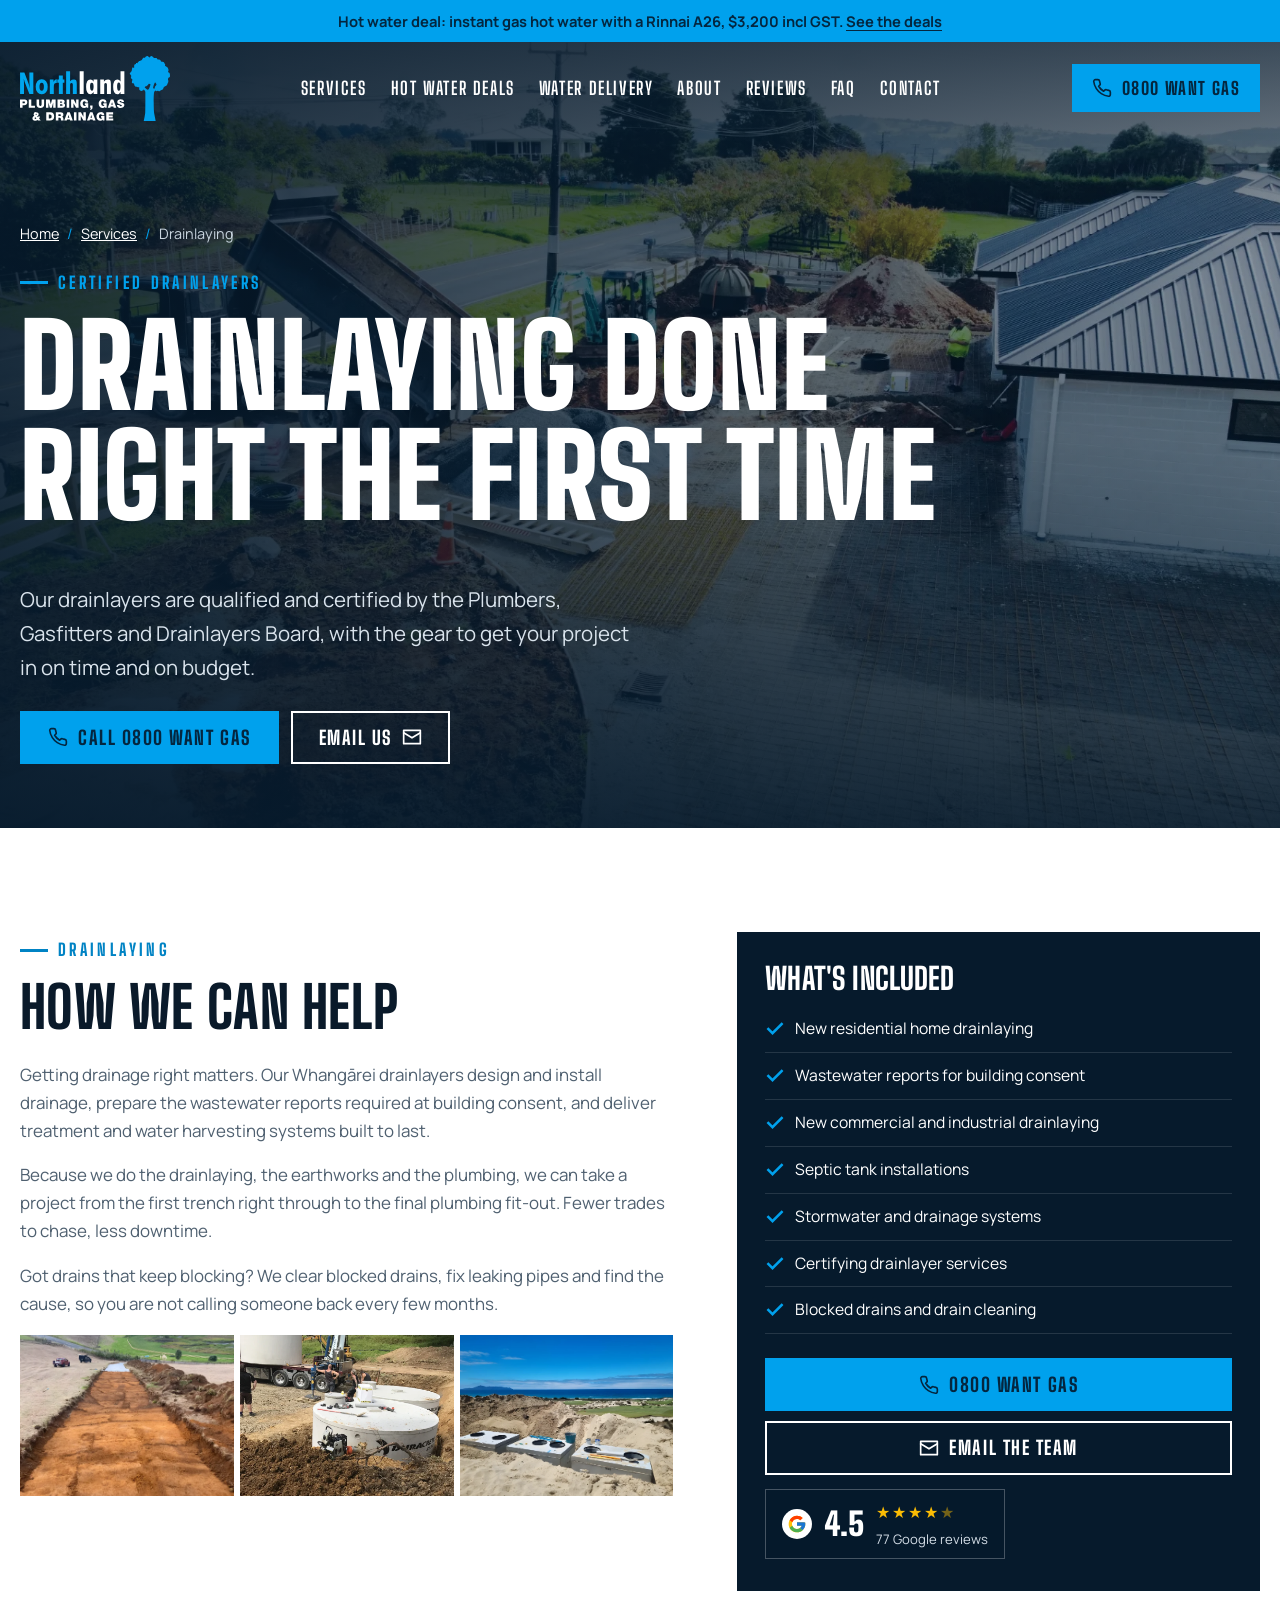
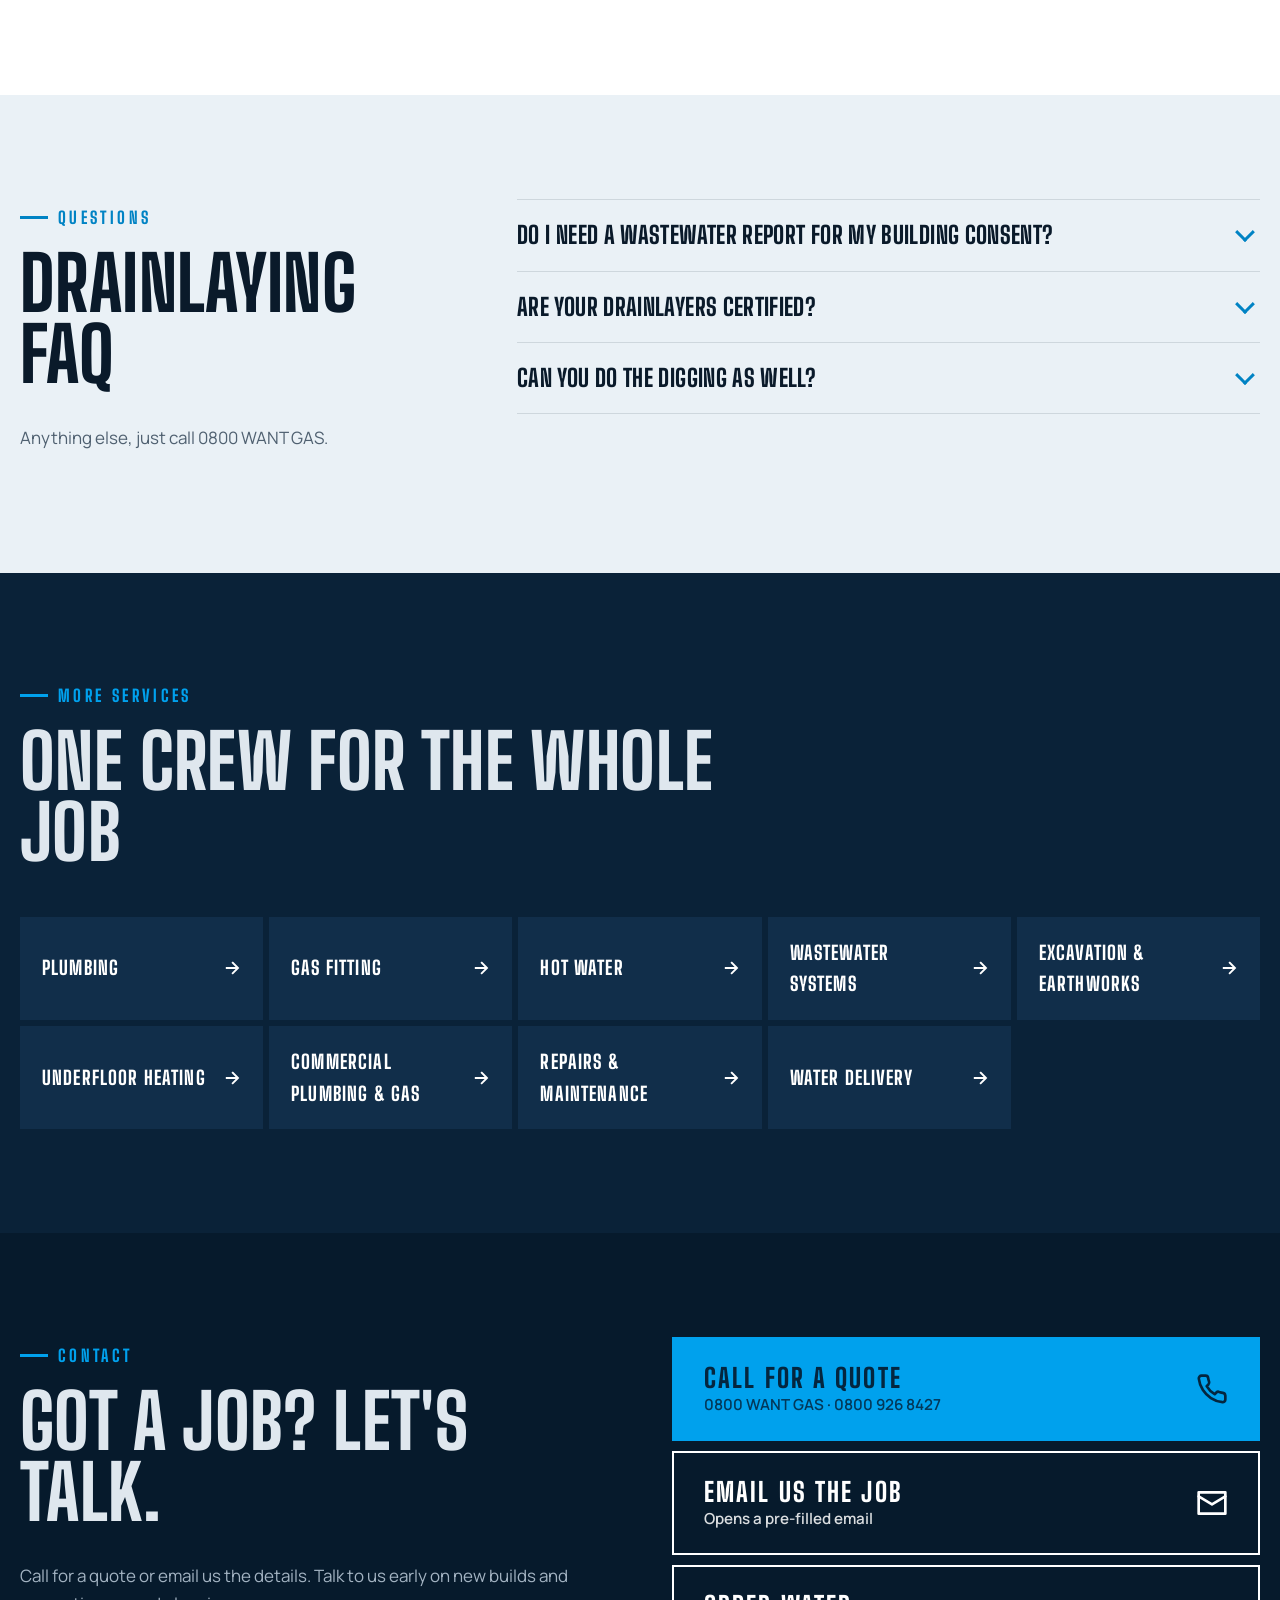
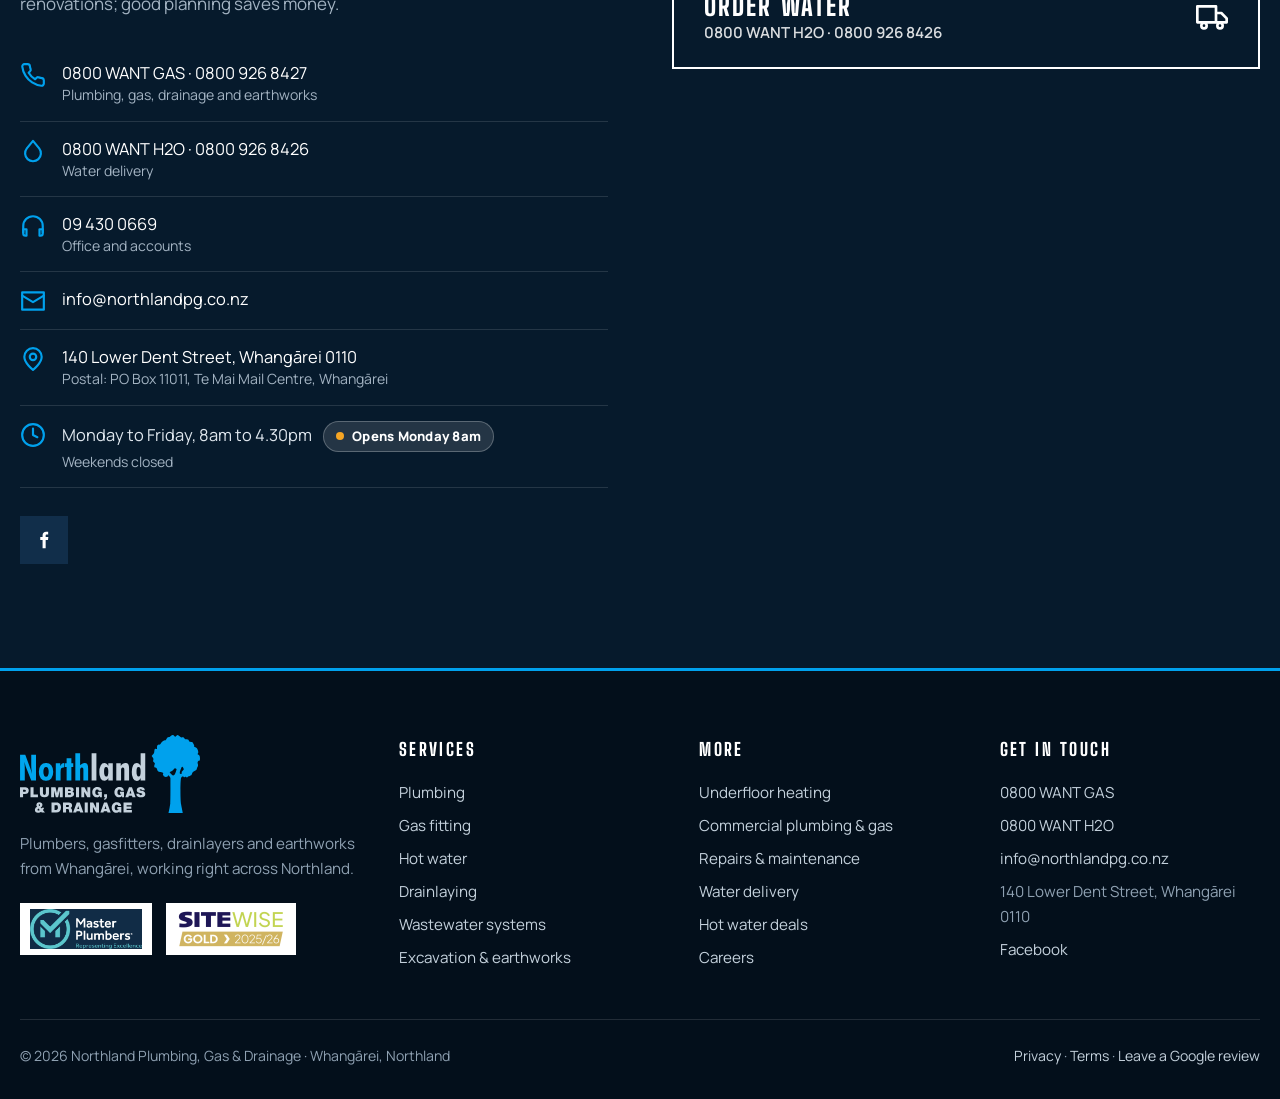
<file: services/drainlaying.html>
<!DOCTYPE html>
<html lang="en-NZ">
<head>
<meta charset="utf-8">
<meta name="viewport" content="width=device-width, initial-scale=1, viewport-fit=cover">
<title>Drainlaying | Northland Plumbing, Gas &amp; Drainage, Whangārei</title>
<meta name="description" content="Our drainlayers are qualified and certified by the Plumbers, Gasfitters and Drainlayers Board, with the gear to get your project in on time and on budget.">
<link rel="canonical" href="https://northland-plumbing-gas-drainage-dem.vercel.app/services/drainlaying.html">
<meta name="theme-color" content="#061a2c">
<meta property="og:type" content="website">
<meta property="og:site_name" content="Northland Plumbing, Gas &amp; Drainage">
<meta property="og:title" content="Drainlaying | Northland Plumbing, Gas &amp; Drainage, Whangārei">
<meta property="og:description" content="Our drainlayers are qualified and certified by the Plumbers, Gasfitters and Drainlayers Board, with the gear to get your project in on time and on budget.">
<meta property="og:url" content="https://northland-plumbing-gas-drainage-dem.vercel.app/services/drainlaying.html">
<meta property="og:image" content="https://northland-plumbing-gas-drainage-dem.vercel.app/img/og-image.jpg">
<meta property="og:image:width" content="1200">
<meta property="og:image:height" content="630">
<meta name="twitter:card" content="summary_large_image">
<link rel="icon" href="../favicon.svg" type="image/svg+xml">
<link rel="apple-touch-icon" href="../img/apple-touch-icon.png">
<link rel="preconnect" href="https://fonts.googleapis.com">
<link rel="preconnect" href="https://fonts.gstatic.com" crossorigin>
<link href="https://fonts.googleapis.com/css2?family=Big+Shoulders+Display:wght@700;800;900&family=Manrope:wght@400;500;600;700;800&display=swap" rel="stylesheet">
<link rel="stylesheet" href="../styles.css">
<script>document.documentElement.classList.add('js')</script>
<script type="application/ld+json">{"@context": "https://schema.org", "@type": "Service", "name": "Drainlaying", "serviceType": "Drainlaying", "provider": {"@type": "Plumber", "name": "Northland Plumbing, Gas & Drainage", "telephone": "+64 800 926 8427", "url": "https://northland-plumbing-gas-drainage-dem.vercel.app/"}, "areaServed": "Northland, New Zealand", "description": "Our drainlayers are qualified and certified by the Plumbers, Gasfitters and Drainlayers Board, with the gear to get your project in on time and on budget."}</script>
</head>
<body>
<a class="skip" href="#main">Skip to content</a>
<svg width="0" height="0" style="position:absolute" aria-hidden="true">
  <symbol id="i-phone" viewBox="0 0 24 24" fill="none" stroke="currentColor" stroke-width="2" stroke-linecap="round" stroke-linejoin="round"><path d="M22 16.9v3a2 2 0 0 1-2.2 2 19.8 19.8 0 0 1-8.6-3.1 19.5 19.5 0 0 1-6-6A19.8 19.8 0 0 1 2.1 4.2 2 2 0 0 1 4.1 2h3a2 2 0 0 1 2 1.7c.1 1 .4 1.9.7 2.8a2 2 0 0 1-.5 2.1L8 9.9a16 16 0 0 0 6 6l1.3-1.3a2 2 0 0 1 2.1-.4c.9.3 1.8.6 2.8.7a2 2 0 0 1 1.7 2z"/></symbol>
  <symbol id="i-mail" viewBox="0 0 24 24" fill="none" stroke="currentColor" stroke-width="2" stroke-linecap="round" stroke-linejoin="round"><rect x="2" y="4" width="20" height="16"/><path d="m22 7-10 6L2 7"/></symbol>
  <symbol id="i-pin" viewBox="0 0 24 24" fill="none" stroke="currentColor" stroke-width="2" stroke-linecap="round" stroke-linejoin="round"><path d="M20 10c0 6-8 12-8 12s-8-6-8-12a8 8 0 0 1 16 0z"/><circle cx="12" cy="10" r="3"/></symbol>
  <symbol id="i-clock" viewBox="0 0 24 24" fill="none" stroke="currentColor" stroke-width="2" stroke-linecap="round" stroke-linejoin="round"><circle cx="12" cy="12" r="10"/><path d="M12 6v6l4 2"/></symbol>
  <symbol id="i-check" viewBox="0 0 24 24" fill="none" stroke="currentColor" stroke-width="3" stroke-linecap="square"><path d="M20 6 9 17l-5-5"/></symbol>
  <symbol id="i-arrow" viewBox="0 0 24 24" fill="none" stroke="currentColor" stroke-width="2.5" stroke-linecap="square"><path d="M5 12h14M13 5l7 7-7 7"/></symbol>
  <symbol id="i-flame" viewBox="0 0 24 24" fill="none" stroke="currentColor" stroke-width="2" stroke-linecap="round" stroke-linejoin="round"><path d="M12 22c4 0 7-2.7 7-6.8 0-3.6-2.4-5.9-4.1-8.3-.4 2-1.4 3.2-2.6 3.8C12.6 7.2 11 4.3 8.6 2c.2 3.4-3.6 6.6-3.6 11.2C5 18.6 8 22 12 22z"/><path d="M12 22c-1.7 0-3-1.3-3-3.1 0-1.9 1.6-3 3-4.9 1.4 1.9 3 3 3 4.9 0 1.8-1.3 3.1-3 3.1z"/></symbol>
  <symbol id="i-drop" viewBox="0 0 24 24" fill="none" stroke="currentColor" stroke-width="2" stroke-linecap="round" stroke-linejoin="round"><path d="M12 2.7 6.3 9.6a7.3 7.3 0 1 0 11.4 0z"/></symbol>
  <symbol id="i-shield" viewBox="0 0 24 24" fill="none" stroke="currentColor" stroke-width="2" stroke-linecap="round" stroke-linejoin="round"><path d="M12 22s8-4 8-10V5l-8-3-8 3v7c0 6 8 10 8 10z"/><path d="m9 12 2 2 4-4"/></symbol>
  <symbol id="i-award" viewBox="0 0 24 24" fill="none" stroke="currentColor" stroke-width="2" stroke-linecap="round" stroke-linejoin="round"><circle cx="12" cy="8" r="6"/><path d="M15.5 13.2 17 22l-5-3-5 3 1.5-8.8"/></symbol>
  <symbol id="i-truck" viewBox="0 0 24 24" fill="none" stroke="currentColor" stroke-width="2" stroke-linecap="round" stroke-linejoin="round"><path d="M1 4h14v12H1zM15 9h4l4 4v3h-8z"/><circle cx="6" cy="18.5" r="2"/><circle cx="18" cy="18.5" r="2"/></symbol>
  <symbol id="i-wrench" viewBox="0 0 24 24" fill="none" stroke="currentColor" stroke-width="2" stroke-linecap="round" stroke-linejoin="round"><path d="M14.7 6.3a1 1 0 0 0 0 1.4l1.6 1.6a1 1 0 0 0 1.4 0l3.8-3.8a6 6 0 0 1-7.9 7.9l-6.9 6.9a2.1 2.1 0 0 1-3-3l6.9-6.9a6 6 0 0 1 7.9-7.9z"/></symbol>
  <symbol id="i-hat" viewBox="0 0 24 24" fill="none" stroke="currentColor" stroke-width="2" stroke-linecap="round" stroke-linejoin="round"><path d="M2 18h20M4 18v-3a8 8 0 0 1 16 0v3M10 7V5h4v2M12 7v6"/></symbol>
  <symbol id="i-digger" viewBox="0 0 24 24" fill="none" stroke="currentColor" stroke-width="2" stroke-linecap="round" stroke-linejoin="round"><rect x="2" y="15" width="12" height="5" rx="2.5"/><path d="M4 15v-4h6l2 4M10 11V7l6-3 5 6-2 2"/><path d="m19 12-1 3h3z"/></symbol>
  <symbol id="i-headset" viewBox="0 0 24 24" fill="none" stroke="currentColor" stroke-width="2" stroke-linecap="round" stroke-linejoin="round"><path d="M3 18v-6a9 9 0 0 1 18 0v6"/><path d="M21 19a2 2 0 0 1-2 2h-1v-6h3zM3 19a2 2 0 0 0 2 2h1v-6H3z"/></symbol>
  <symbol id="i-star" viewBox="0 0 24 24" fill="currentColor"><path d="m12 2 3.1 6.3 6.9 1-5 4.9 1.2 6.8L12 17.8 5.8 21l1.2-6.8-5-4.9 6.9-1z"/></symbol>
  <symbol id="i-fb" viewBox="0 0 24 24" fill="currentColor"><path d="M14 8.5V6.8c0-.8.2-1.3 1.4-1.3H17V2.2c-.3 0-1.3-.1-2.5-.1-2.5 0-4.2 1.5-4.2 4.3v2.1H7.5V12h2.8v10H14V12h2.8l.4-3.5z"/></symbol>
  <symbol id="i-g" viewBox="0 0 48 48"><path fill="#FFC107" d="M43.6 20.1H42V20H24v8h11.3C33.7 32.7 29.2 36 24 36c-6.6 0-12-5.4-12-12s5.4-12 12-12c3.1 0 5.8 1.2 7.9 3.1l5.7-5.7C34 6.1 29.3 4 24 4 12.9 4 4 12.9 4 24s8.9 20 20 20 20-8.9 20-20c0-1.3-.1-2.6-.4-3.9z"/><path fill="#FF3D00" d="m6.3 14.7 6.6 4.8C14.7 15.1 19 12 24 12c3.1 0 5.8 1.2 7.9 3.1l5.7-5.7C34 6.1 29.3 4 24 4 16.3 4 9.7 8.3 6.3 14.7z"/><path fill="#4CAF50" d="M24 44c5.2 0 9.9-2 13.4-5.2l-6.2-5.2A11.9 11.9 0 0 1 24 36c-5.2 0-9.6-3.3-11.3-8l-6.5 5C9.5 39.6 16.2 44 24 44z"/><path fill="#1976D2" d="M43.6 20.1H42V20H24v8h11.3a12 12 0 0 1-4.1 5.6l6.2 5.2C36.9 39.2 44 34 44 24c0-1.3-.1-2.6-.4-3.9z"/></symbol>
  <symbol id="i-logo" viewBox="0 0 177.017 76.773"><path fill="currentColor" d="M123.169 17.93h-4.536v12.261a5.92 5.92 0 0 0-1.654-1.94 3.4 3.4 0 0 0-2-.64 4.107 4.107 0 0 0-3.723 2.26 12.912 12.912 0 0 0-1.316 6.433 13.545 13.545 0 0 0 1.282 6.52 3.975 3.975 0 0 0 3.619 2.294 3.552 3.552 0 0 0 2.174-.7 5.538 5.538 0 0 0 1.619-2.122v2.477h4.537Zm-5 21.864a1.568 1.568 0 0 1-1.515 1.117 1.663 1.663 0 0 1-1.55-1.212 9.908 9.908 0 0 1-.511-3.653 9.9 9.9 0 0 1 .459-3.55 1.543 1.543 0 0 1 1.481-1.093 1.661 1.661 0 0 1 1.6 1.082 9.144 9.144 0 0 1 .493 3.524 10.976 10.976 0 0 1-.459 3.784m-10.885 4.979v-11.6q0-3.308-.779-4.434a3.136 3.136 0 0 0-2.771-1.125 4.954 4.954 0 0 0-2.606.692 6.523 6.523 0 0 0-2.07 2.113v-2.634h-4.364v16.989h4.693V34.694a4.175 4.175 0 0 1 .4-2.113 1.412 1.412 0 0 1 1.3-.64 1.285 1.285 0 0 1 1.177.545 4.038 4.038 0 0 1 .347 2v10.287ZM91.253 27.784h-4.4v2.6a6.607 6.607 0 0 0-1.741-2.1 3.4 3.4 0 0 0-2.052-.675 4.11 4.11 0 0 0-3.715 2.269 12.85 12.85 0 0 0-1.325 6.425 13.343 13.343 0 0 0 1.29 6.529 4.067 4.067 0 0 0 3.715 2.251 3.492 3.492 0 0 0 2.122-.71 6.153 6.153 0 0 0 1.706-2.113v2.512h4.4Zm-4.901 11.933a1.681 1.681 0 0 1-1.611 1.16 1.662 1.662 0 0 1-1.55-1.2 9.775 9.775 0 0 1-.511-3.628 9.776 9.776 0 0 1 .459-3.524 1.542 1.542 0 0 1 1.481-1.083 1.781 1.781 0 0 1 1.689 1.126 8.275 8.275 0 0 1 .546 3.446 10.011 10.011 0 0 1-.5 3.706M75.133 17.93h-4.7v26.842h4.7Z"/> <path d="M67.008 44.772v-11.6q0-3.343-.779-4.451a3.157 3.157 0 0 0-2.771-1.108 5.032 5.032 0 0 0-2.329.546 6.558 6.558 0 0 0-2.017 1.689V17.93h-4.694v26.842h4.693V34.693a4.187 4.187 0 0 1 .4-2.113 1.412 1.412 0 0 1 1.3-.64 1.286 1.286 0 0 1 1.177.546 4.045 4.045 0 0 1 .347 2v10.286Zm-16.487 0V31.438h1.849v-3.654h-1.848v-4.9h-4.676v4.9h-1.853v3.654h1.853v13.334Zm-10.633 0v-7.983q0-3.1.667-3.974a3.015 3.015 0 0 1 2.52-.874h.312v-4.469a3.471 3.471 0 0 0-2.3.84 5.61 5.61 0 0 0-1.527 2.485v-3.013h-4.365v16.988Zm-9.125-14.919a6.291 6.291 0 0 0-5.161-2.381 6.273 6.273 0 0 0-5.152 2.373 9.911 9.911 0 0 0-1.913 6.407 10.007 10.007 0 0 0 1.913 6.451 6.263 6.263 0 0 0 5.152 2.381 6.288 6.288 0 0 0 5.152-2.39 9.958 9.958 0 0 0 1.931-6.443 9.891 9.891 0 0 0-1.922-6.4m-7.083 9.9a7.46 7.46 0 0 1-.675-3.533 7.418 7.418 0 0 1 .675-3.516 2.121 2.121 0 0 1 3.853.009 7.347 7.347 0 0 1 .684 3.507 7.4 7.4 0 0 1-.684 3.524 2.121 2.121 0 0 1-3.853.009M4.699 44.772V34.139q0-2.563-.086-4.407t-.26-3.315l.433 1.628q.589 2.269.727 2.58l5.542 14.149h4.676V19.488h-4.676v9.715q0 1.94.19 4.183t.589 4.926q-.52-1.835-.926-3.195t-.633-2.017L5.17 19.488H.058v25.284Z" fill="#00a6ee"/> <path d="M160.202 34.99c-.746.746-1.424 1.221-1.152 2.238.046.173.116.426.2.7-.6.311-1.793.785-2.095-.2-.337-1.1 1.183-4.761 1.716-5.992a1.941 1.941 0 0 1 .521-.414c.678-.339 1.221 1.288 1.56 1.9s0 1.017-.746 1.763m-6.306-1.627c.046.037.076.055.117.085-.148.678-1.244 5.757-2.822 6.261-1.238.4-3.084-2.036-4.1-2.943.279-.209.733-.354.917-.721.407-.814.938-.172 1.48-.646a9.226 9.226 0 0 0 2.1-2.17c.542-.949 1.29-.679 2.305.135m22.784-12.816c-.407-1.492-1.9-1.085-1.967-1.7s.746-1.22.611-2.1a7.3 7.3 0 0 0-.882-2.984c-.678-1.152-2.305-1.7-3.029-2.1s.316-1.627-.294-2.1-.678-1.763-1.289-2.305-2.576-.339-3.323-.882-.135-1.017-.881-1.7-2.238-.474-2.984-.542-.882-1.288-1.7-1.7-1.7.136-2.373.068S156.065 0 155.111 0s-1.627 1.357-2.236 1.627-1.353-1.288-2.506-1.559-2.305 1.289-2.916 1.763-1.492.2-2.373.678-.814 1.7-1.7 2.373-2.17.61-2.713.949a11.525 11.525 0 0 0-2.527 2.916c-.561 1.017-2.219.2-2.965 1.289s-.407 3.187-.407 3.677-1.9-.761-2.305.188-.271 2.305-.61 3.526-1.966 2.238-2.238 3.051 1.085 1.492 1.492 2.645-.271 1.627-.271 2.441 1.085 1.152 1.627 1.966-.746 2.509-.407 3.8.814.271 1.7.949.61.271 1.356 2.509 4.069 1.56 5.483 2.441-1.075.067.417 2.712c.731 1.931 3.391 1.15 3.391 1.15.949-1.356 1.618-.016 1.278-.762-.248-.546.093-.515.428-.74 2.148 2.112 1.82 3.4 1.82 3.4s.11 21.035-.161 24.29a85.833 85.833 0 0 1-1.737 9.344l14.1.148s-.725-3.783-1.674-8.53-.814-24.972 0-26.192a2.708 2.708 0 0 1 1.873-1.376c.291.48.61.824.954.824 1.085 0 .949-1.017 2.034-.135s1.967-.271 2.509-.679 1.627-.678 2.577-1.22.475-1.424 1.289-2.509 2.1-1.492 3.255-2.17.814-1.967 1.492-2.984a3.928 3.928 0 0 0 .474-3.255 2.824 2.824 0 0 1 .2-2.712c.61-1.153 1.56-.271 1.763-1.085a10.18 10.18 0 0 0-.2-4.2" fill="#00a1ed"/> <path fill="currentColor" d="M114.392 57.813c.027 3.124 3.193 3.522 4.3 3.522 2.179 0 4.523-.822 4.523-3.371 0-1.8-1.37-2.44-2.755-2.823s-2.782-.534-2.836-1.233c0-.548.671-.658 1.083-.658a1.566 1.566 0 0 1 .891.246.75.75 0 0 1 .356.781h2.85c-.082-2.385-1.96-3.194-4.084-3.194-2.015 0-3.947.973-3.947 3.234 0 1.973 1.768 2.4 3.317 2.837 1.685.48 2.11.617 2.11 1.123 0 .727-.754.891-1.247.891a1.391 1.391 0 0 1-1.439-.712 1.812 1.812 0 0 1-.109-.644Zm-10.826 3.289h3.029l.439-1.4h3.111l.411 1.4h3.125l-3.563-9.785h-2.948Zm4.125-3.495.945-3.015h.028l.877 3.015Zm-7.291 3.495h1.905v-5.385h-4v2.1h1.33a1.5 1.5 0 0 1-1.563 1.083 2.239 2.239 0 0 1-2.206-2.522c0-.671-.069-2.85 2-2.85a1.432 1.432 0 0 1 1.426 1.22h2.891a4.222 4.222 0 0 0-4.509-3.659c-2.207 0-4.824 1.494-4.824 5.222 0 2.782 1.782 5.03 4.673 5.03a3.427 3.427 0 0 0 2.777-1.239Zm-17.651 0h1.22a1.366 1.366 0 0 1-1.22 1.288v1.193a3.542 3.542 0 0 0 1.179-.165A2.737 2.737 0 0 0 85.6 60.54v-2.151h-2.85Zm-4.139 0h1.905v-5.385h-4v2.1h1.33a1.5 1.5 0 0 1-1.563 1.083 2.239 2.239 0 0 1-2.206-2.522c0-.671-.069-2.85 2-2.85a1.432 1.432 0 0 1 1.426 1.22h2.891a4.222 4.222 0 0 0-4.509-3.659c-2.207 0-4.824 1.494-4.824 5.222 0 2.782 1.782 5.03 4.673 5.03a3.427 3.427 0 0 0 2.782-1.233Zm-18.309 0h2.85v-5.345h.028l3 5.345h2.933v-9.785h-2.85v5.235h-.028l-2.85-5.235H60.3Zm-5.235 0h3.014v-9.785h-3.015Zm-7.8-7.455h1.59c.617 0 1.028.178 1.028.671 0 .631-.4.808-1.028.808h-1.59Zm-3.014 7.455H49.8c1.727 0 3.426-1.014 3.426-2.974a2.387 2.387 0 0 0-1.7-2.439 2.015 2.015 0 0 0 1.206-1.919c0-1-.548-2.453-3.125-2.453h-5.355Zm3.015-4.15h1.892c.712 0 1.055.315 1.055.891 0 .754-.548.932-1.178.932h-1.769Zm-16.624 4.15h2.851v-6.276h.027l1.7 6.277h2.248l1.7-6.277h.027v6.276h2.851v-9.785h-4.29l-1.4 5.756h-.028l-1.4-5.756h-4.29Zm-2.165-9.785h-3.015v5.335c0 1 0 2.247-1.425 2.247-1.467 0-1.467-1.247-1.467-2.247v-5.335h-3.015v6c0 2.714 1.481 4.016 4.468 4.016s4.454-1.3 4.454-4.016Zm-18.172 9.785h7.346v-2.507h-4.331v-7.278h-3.015Zm-7.291-7.277h1.343c.741 0 1.426.055 1.426.945 0 .987-.822 1.042-1.6 1.042H3.015ZM0 61.102h3.015v-2.96H4.8c2.247 0 3.837-1.11 3.837-3.481a3.318 3.318 0 0 0-3.591-3.344H0Z"/> <path fill="currentColor" d="M101.804 76.268h8.251v-2.507h-5.235v-1.22h4.619v-2.33h-4.619v-1.22h5.085v-2.508h-8.1Zm-4.057 0h1.905v-5.386h-4v2.1h1.33a1.5 1.5 0 0 1-1.563 1.083 2.239 2.239 0 0 1-2.206-2.522c0-.671-.069-2.85 2-2.85a1.432 1.432 0 0 1 1.426 1.22h2.887a4.223 4.223 0 0 0-4.509-3.659c-2.207 0-4.824 1.494-4.824 5.222 0 2.782 1.782 5.03 4.673 5.03a3.427 3.427 0 0 0 2.782-1.233Zm-18.706 0h3.029l.438-1.4h3.111l.411 1.4h3.124l-3.563-9.785h-2.946Zm4.125-3.495.945-3.015h.027l.878 3.015Zm-14.281 3.495h2.851v-5.345h.027l3 5.345h2.933v-9.785h-2.849v5.235h-.027l-2.851-5.235h-3.084Zm-5.235 0h3.015v-9.785H63.65Zm-11.443 0h3.029l.438-1.4h3.111l.411 1.4h3.124l-3.563-9.785h-2.946Zm4.125-3.495.945-3.015h.028l.877 3.015ZM45.3 68.812h1.411c1.152 0 1.494.356 1.494.973 0 .877-.768.973-1.33.973H45.3Zm-3.015 7.455H45.3v-3.412h1.6c1.192 0 1.274.973 1.357 1.9a7.039 7.039 0 0 0 .246 1.508h3.023a6.44 6.44 0 0 1-.329-2.1 2.667 2.667 0 0 0-1.439-2.44 2.513 2.513 0 0 0 1.467-2.453c0-1.85-1.481-2.8-3.194-2.8h-5.746ZM33.98 68.99h.959a2.163 2.163 0 0 1 2.371 2.33c0 .918-.274 2.44-2.152 2.44H33.98Zm-3.015 7.277h4.361c3.412 0 5-1.9 5-4.906 0-2.467-1.152-4.879-4.413-4.879h-4.948Zm-9.662 0h3.207l-2-2.4a4.537 4.537 0 0 0 1.151-2.371h-2.262a1.769 1.769 0 0 1-.356.74l-.754-.932a3.07 3.07 0 0 0 1.8-2.522c0-1.74-1.316-2.535-3.138-2.535a2.724 2.724 0 0 0-2.906 2.535 2.643 2.643 0 0 0 .768 1.782 3.392 3.392 0 0 0-2.179 2.755 3.144 3.144 0 0 0 3.33 3.18 4.122 4.122 0 0 0 2.8-.918Zm-1.987-2.522a1.807 1.807 0 0 1-1.151.589.938.938 0 0 1-.932-.918c0-.493.548-.85.945-1.056Zm-.945-5a.7.7 0 0 1 .726-.671.649.649 0 0 1 .658.658 1.246 1.246 0 0 1-.781 1.014c-.246-.287-.6-.658-.6-1"/></symbol>
</svg>
<div class="ribbon"><span class="rl">Hot water deal: </span>instant gas hot water with a Rinnai A26, $3,200 incl GST. <a href="../index.html#deals">See the deals</a></div>
<header class="nav" id="nav">
  <div class="wrap">
    <a href="../index.html" class="logo" aria-label="Northland Plumbing, Gas &amp; Drainage home"><svg viewBox="0 0 177.017 76.773" role="img" aria-label="Northland Plumbing, Gas &amp; Drainage"><use href="#i-logo"/></svg></a>
    <ul class="nav-links" id="navLinks">
      <li><a href="../index.html#services">Services</a></li><li><a href="../index.html#deals">Hot water deals</a></li><li><a href="../index.html#water">Water delivery</a></li><li><a href="../index.html#about">About</a></li><li><a href="../index.html#reviews">Reviews</a></li><li><a href="../index.html#faq">FAQ</a></li><li><a href="../index.html#contact">Contact</a></li>
    </ul>
    <div class="nav-right">
      <a class="btn btn-primary nav-call" href="tel:08009268427"><svg class="icon" aria-hidden="true"><use href="#i-phone"/></svg><span class="label">0800 WANT GAS</span></a>
      <button class="burger" id="burger" aria-label="Open menu" aria-expanded="false" aria-controls="navLinks">
        <svg viewBox="0 0 24 24" fill="none" stroke="currentColor" stroke-width="2.4" stroke-linecap="square"><path d="M3 6h18M3 12h18M3 18h18"/></svg>
      </button>
    </div>
  </div>
</header>

<main id="main">
<section class="page-hero">
  <img src="../img/drainage-site-1920.webp" srcset="../img/drainage-site-1080.webp 1080w, ../img/drainage-site-1920.webp 1920w" sizes="100vw" alt="Drainlaying" width="1920" height="1080" fetchpriority="high">
  <div class="wrap">
    <ol class="crumbs hero-fade"><li><a href="../index.html">Home</a></li><li><a href="../index.html#services">Services</a></li><li>Drainlaying</li></ol>
    <span class="eyebrow hero-fade">Certified drainlayers</span>
    <h1 class="hero-fade">Drainlaying done right the first time</h1>
    <p class="lead hero-fade">Our drainlayers are qualified and certified by the Plumbers, Gasfitters and Drainlayers Board, with the gear to get your project in on time and on budget.</p>
    <div class="hero-ctas hero-fade" style="display:flex;flex-wrap:wrap;gap:12px;margin-top:26px">
      <a class="btn btn-primary" href="tel:08009268427"><svg class="icon" aria-hidden="true"><use href="#i-phone"/></svg>Call 0800 WANT GAS</a>
      <a class="btn btn-ghost" href="https://mail.google.com/mail/?view=cm&amp;fs=1&amp;to=info%40northlandpg.co.nz&amp;su=Drainlaying%20enquiry&amp;body=Hi%20Northland%20Plumbing%2C%20Gas%20%26%20Drainage%2C%0A%0AI%27d%20like%20a%20quote%20for%20drainlaying%3A%0A%0AAddress%3A%0A%0AThanks" target="_blank" rel="noopener">Email us <svg class="icon" aria-hidden="true"><use href="#i-mail"/></svg></a>
    </div>
  </div>
</section>

<section class="band-light">
  <div class="wrap svc-body">
    <div class="prose">
      <span class="eyebrow reveal">Drainlaying</span>
      <h2 class="reveal">How we can help</h2>
      <p class="reveal">Getting drainage right matters. Our Whangārei drainlayers design and install drainage, prepare the wastewater reports required at building consent, and deliver treatment and water harvesting systems built to last.</p><p class="reveal">Because we do the drainlaying, the earthworks and the plumbing, we can take a project from the first trench right through to the final plumbing fit-out. Fewer trades to chase, less downtime.</p><p class="reveal">Got drains that keep blocking? We clear blocked drains, fix leaking pipes and find the cause, so you are not calling someone back every few months.</p>
      <div class="svc-photos reveal"><img src="../img/drain-trench-1920.webp" srcset="../img/drain-trench-1080.webp 1080w, ../img/drain-trench-1920.webp 1920w" sizes="(max-width:600px) 50vw, 33vw" alt="Drainlaying work by Northland Plumbing, Gas &amp; Drainage" width="1646" height="1920" decoding="async"><img src="../img/septic-tank-crane-1920.webp" srcset="../img/septic-tank-crane-1080.webp 1080w, ../img/septic-tank-crane-1920.webp 1920w" sizes="(max-width:600px) 50vw, 33vw" alt="Drainlaying work by Northland Plumbing, Gas &amp; Drainage" width="1440" height="1920" decoding="async"><img src="../img/wastewater-tanks-1920.webp" srcset="../img/wastewater-tanks-1080.webp 1080w, ../img/wastewater-tanks-1920.webp 1920w" sizes="(max-width:600px) 50vw, 33vw" alt="Drainlaying work by Northland Plumbing, Gas &amp; Drainage" width="1920" height="1440" decoding="async"></div>
      
      
    </div>
    <aside class="svc-aside reveal">
      <h3>What's included</h3>
      <ul><li><svg class="" aria-hidden="true"><use href="#i-check"/></svg>New residential home drainlaying</li><li><svg class="" aria-hidden="true"><use href="#i-check"/></svg>Wastewater reports for building consent</li><li><svg class="" aria-hidden="true"><use href="#i-check"/></svg>New commercial and industrial drainlaying</li><li><svg class="" aria-hidden="true"><use href="#i-check"/></svg>Septic tank installations</li><li><svg class="" aria-hidden="true"><use href="#i-check"/></svg>Stormwater and drainage systems</li><li><svg class="" aria-hidden="true"><use href="#i-check"/></svg>Certifying drainlayer services</li><li><svg class="" aria-hidden="true"><use href="#i-check"/></svg>Blocked drains and drain cleaning</li></ul>
      <a class="btn btn-primary" href="tel:08009268427"><svg class="icon" aria-hidden="true"><use href="#i-phone"/></svg>0800 WANT GAS</a>
      <a class="btn btn-ghost" href="https://mail.google.com/mail/?view=cm&amp;fs=1&amp;to=info%40northlandpg.co.nz&amp;su=Drainlaying%20enquiry&amp;body=Hi%20Northland%20Plumbing%2C%20Gas%20%26%20Drainage%2C%0A%0AI%27d%20like%20a%20quote%20for%20drainlaying%3A%0A%0AAddress%3A%0A%0AThanks" target="_blank" rel="noopener"><svg class="icon" aria-hidden="true"><use href="#i-mail"/></svg>Email the team</a>
      <a class="rating" style="margin-top:14px" href="https://www.google.com/search?q=Northland+Plumbing+Gas+%26+Drainage+Whangarei#lrd=0x6d0b7f5d0de557a1:0x5102cbeec86a214e,1,,,," target="_blank" rel="noopener" aria-label="Rated 4.5 out of 5 from 77 Google reviews"><svg class="g" viewBox="0 0 48 48" aria-hidden="true"><use href="#i-g"/></svg><span class="num">4.5</span><div><span class="stars" aria-hidden="true">★★★★<span style="opacity:.45">★</span></span><small>77 Google reviews</small></div></a>
    </aside>
  </div>
</section>

<section class="band-mist">
  <div class="wrap faq-grid">
    <div class="faq-side"><span class="eyebrow reveal">Questions</span><h2 class="reveal">Drainlaying FAQ</h2><p class="muted reveal">Anything else, just call 0800 WANT GAS.</p></div>
    <div class="faq-list reveal">
      <details><summary>Do I need a wastewater report for my building consent?</summary><p>Many rural and lifestyle sites do. We prepare wastewater reports for building consent applications. Talk to us before you submit your plans; good planning early can save money.</p></details>
      <details><summary>Are your drainlayers certified?</summary><p>Yes. Our drainlayers are qualified and certified by the New Zealand Plumbers, Gasfitters and Drainlayers Board, and we offer certifying drainlayer services.</p></details>
      <details><summary>Can you do the digging as well?</summary><p>Yes. We run our own diggers, so trenching, drainlaying and backfill are handled by one team.</p></details>
    </div>
  </div>
</section>

<section class="band-dark">
  <div class="wrap">
    <div class="section-head"><div><span class="eyebrow reveal">More services</span><h2 class="reveal">One crew for the whole job</h2></div></div>
    <div class="other-svcs reveal"><a href="plumbing.html">Plumbing<svg class="" aria-hidden="true"><use href="#i-arrow"/></svg></a><a href="gas-fitting.html">Gas fitting<svg class="" aria-hidden="true"><use href="#i-arrow"/></svg></a><a href="hot-water.html">Hot water<svg class="" aria-hidden="true"><use href="#i-arrow"/></svg></a><a href="wastewater.html">Wastewater systems<svg class="" aria-hidden="true"><use href="#i-arrow"/></svg></a><a href="excavation-earthworks.html">Excavation & earthworks<svg class="" aria-hidden="true"><use href="#i-arrow"/></svg></a><a href="underfloor-heating.html">Underfloor heating<svg class="" aria-hidden="true"><use href="#i-arrow"/></svg></a><a href="commercial-plumbing.html">Commercial plumbing & gas<svg class="" aria-hidden="true"><use href="#i-arrow"/></svg></a><a href="repairs-maintenance.html">Repairs & maintenance<svg class="" aria-hidden="true"><use href="#i-arrow"/></svg></a><a href="water-delivery.html">Water delivery<svg class="" aria-hidden="true"><use href="#i-arrow"/></svg></a></div>
  </div>
</section>

<section id="contact" class="contact">
  <div class="wrap contact-grid">
    <div>
      <span class="eyebrow reveal">Contact</span>
      <h2 class="reveal">Got a job? Let's talk.</h2>
      <p class="muted reveal">Call for a quote or email us the details. Talk to us early on new builds and renovations; good planning saves money.</p>
      <ul class="contact-rows reveal">
        <li><svg class="icon" aria-hidden="true"><use href="#i-phone"/></svg><div><a href="tel:08009268427">0800 WANT GAS &middot; 0800 926 8427</a><small>Plumbing, gas, drainage and earthworks</small></div></li>
        <li><svg class="icon" aria-hidden="true"><use href="#i-drop"/></svg><div><a href="tel:08009268426">0800 WANT H2O &middot; 0800 926 8426</a><small>Water delivery</small></div></li>
        <li><svg class="icon" aria-hidden="true"><use href="#i-headset"/></svg><div><a href="tel:+6494300669">09 430 0669</a><small>Office and accounts</small></div></li>
        <li><svg class="icon" aria-hidden="true"><use href="#i-mail"/></svg><div><a href="https://mail.google.com/mail/?view=cm&amp;fs=1&amp;to=info%40northlandpg.co.nz&amp;su=Job%20enquiry&amp;body=Hi%20Northland%20Plumbing%2C%20Gas%20%26%20Drainage%2C%0A%0AI%27d%20like%20a%20quote%20for%3A%0A%0AJob%20address%3A%0A%0ABest%20number%20to%20reach%20me%3A%0A%0AThanks" target="_blank" rel="noopener">info&#64;northlandpg.co.nz</a></div></li>
        <li><svg class="icon" aria-hidden="true"><use href="#i-pin"/></svg><div><a href="https://www.google.com/maps/place/Northland+Plumbing+Gas+%26+Drainage/@-35.7273589,174.3290948,17z" target="_blank" rel="noopener">140 Lower Dent Street, Whangārei 0110</a><small>Postal: PO Box 11011, Te Mai Mail Centre, Whangārei</small></div></li>
        <li><svg class="icon" aria-hidden="true"><use href="#i-clock"/></svg><div>Monday to Friday, 8am to 4.30pm <span class="open-badge" data-open-badge hidden></span><small>Weekends closed</small></div></li>
      </ul>
      <div class="socials reveal">
        <a href="https://www.facebook.com/NorthlandPG/" target="_blank" rel="noopener" aria-label="Northland Plumbing, Gas &amp; Drainage on Facebook"><svg class="" aria-hidden="true"><use href="#i-fb"/></svg></a>
      </div>
    </div>
    <div class="contact-actions">
      <a class="btn btn-primary reveal" href="tel:08009268427"><span>Call for a quote<small>0800 WANT GAS &middot; 0800 926 8427</small></span><svg class="icon" aria-hidden="true"><use href="#i-phone"/></svg></a>
      <a class="btn btn-ghost reveal" href="https://mail.google.com/mail/?view=cm&amp;fs=1&amp;to=info%40northlandpg.co.nz&amp;su=Job%20enquiry&amp;body=Hi%20Northland%20Plumbing%2C%20Gas%20%26%20Drainage%2C%0A%0AI%27d%20like%20a%20quote%20for%3A%0A%0AJob%20address%3A%0A%0ABest%20number%20to%20reach%20me%3A%0A%0AThanks" target="_blank" rel="noopener"><span>Email us the job<small>Opens a pre-filled email</small></span><svg class="icon" aria-hidden="true"><use href="#i-mail"/></svg></a>
      <a class="btn btn-ghost reveal" href="tel:08009268426"><span>Order water<small>0800 WANT H2O &middot; 0800 926 8426</small></span><svg class="icon" aria-hidden="true"><use href="#i-truck"/></svg></a>
    </div>
  </div>
</section>

</main>
<footer class="footer">
  <div class="wrap">
    <div class="footer-grid">
      <div>
        <a href="../index.html" class="logo" aria-label="Home"><svg viewBox="0 0 177.017 76.773" role="img" aria-label="Northland Plumbing, Gas &amp; Drainage"><use href="#i-logo"/></svg></a>
        <p style="margin-top:18px">Plumbers, gasfitters, drainlayers and earthworks from Whangārei, working right across Northland.</p>
        <div class="badges">
          <img src="../img/brands/logo-master-plumbers.png" alt="Master Plumbers member" width="420" height="150">
          <img src="../img/brands/logo-sitewise-gold-2025.png" alt="Sitewise Gold 2025/2026" width="440" height="160">
        </div>
      </div>
      <div><h4>Services</h4><ul><li><a href="../services/plumbing.html">Plumbing</a></li><li><a href="../services/gas-fitting.html">Gas fitting</a></li><li><a href="../services/hot-water.html">Hot water</a></li><li><a href="../services/drainlaying.html">Drainlaying</a></li><li><a href="../services/wastewater.html">Wastewater systems</a></li><li><a href="../services/excavation-earthworks.html">Excavation & earthworks</a></li></ul></div>
      <div><h4>More</h4><ul><li><a href="../services/underfloor-heating.html">Underfloor heating</a></li><li><a href="../services/commercial-plumbing.html">Commercial plumbing & gas</a></li><li><a href="../services/repairs-maintenance.html">Repairs & maintenance</a></li><li><a href="../services/water-delivery.html">Water delivery</a></li><li><a href="../index.html#deals">Hot water deals</a></li><li><a href="https://www.trademe.co.nz/a/jobs/trades-services/plumbing/northland/whangarei/full-time/listing/5898594577" target="_blank" rel="noopener">Careers</a></li></ul></div>
      <div><h4>Get in touch</h4><ul>
        <li><a href="tel:08009268427">0800 WANT GAS</a></li>
        <li><a href="tel:08009268426">0800 WANT H2O</a></li>
        <li><a href="https://mail.google.com/mail/?view=cm&amp;fs=1&amp;to=info%40northlandpg.co.nz&amp;su=Enquiry&amp;body=Hi%20team%2C" target="_blank" rel="noopener">info&#64;northlandpg.co.nz</a></li>
        <li>140 Lower Dent Street, Whangārei 0110</li>
        <li><a href="https://www.facebook.com/NorthlandPG/" target="_blank" rel="noopener">Facebook</a></li>
      </ul></div>
    </div>
    <div class="footer-bottom">
      <span>&copy; <span id="year">2026</span> Northland Plumbing, Gas & Drainage &middot; Whangārei, Northland</span>
      <span><a href="../privacy.html">Privacy</a> &middot; <a href="../terms.html">Terms</a> &middot; <a href="https://www.google.com/search?q=Northland+Plumbing+Gas+%26+Drainage+Whangarei#lrd=0x6d0b7f5d0de557a1:0x5102cbeec86a214e,3,,,," target="_blank" rel="noopener">Leave a Google review</a></span>
    </div>
  </div>
</footer>
<nav class="callbar" aria-label="Quick contact">
  <a class="c1" href="tel:08009268427"><svg class="" aria-hidden="true"><use href="#i-phone"/></svg>Call now</a>
  <a class="c2" href="../index.html#contact"><svg class="" aria-hidden="true"><use href="#i-mail"/></svg>Get a quote</a>
</nav>
<script src="../app.js"></script>
</body>
</html>
</file>
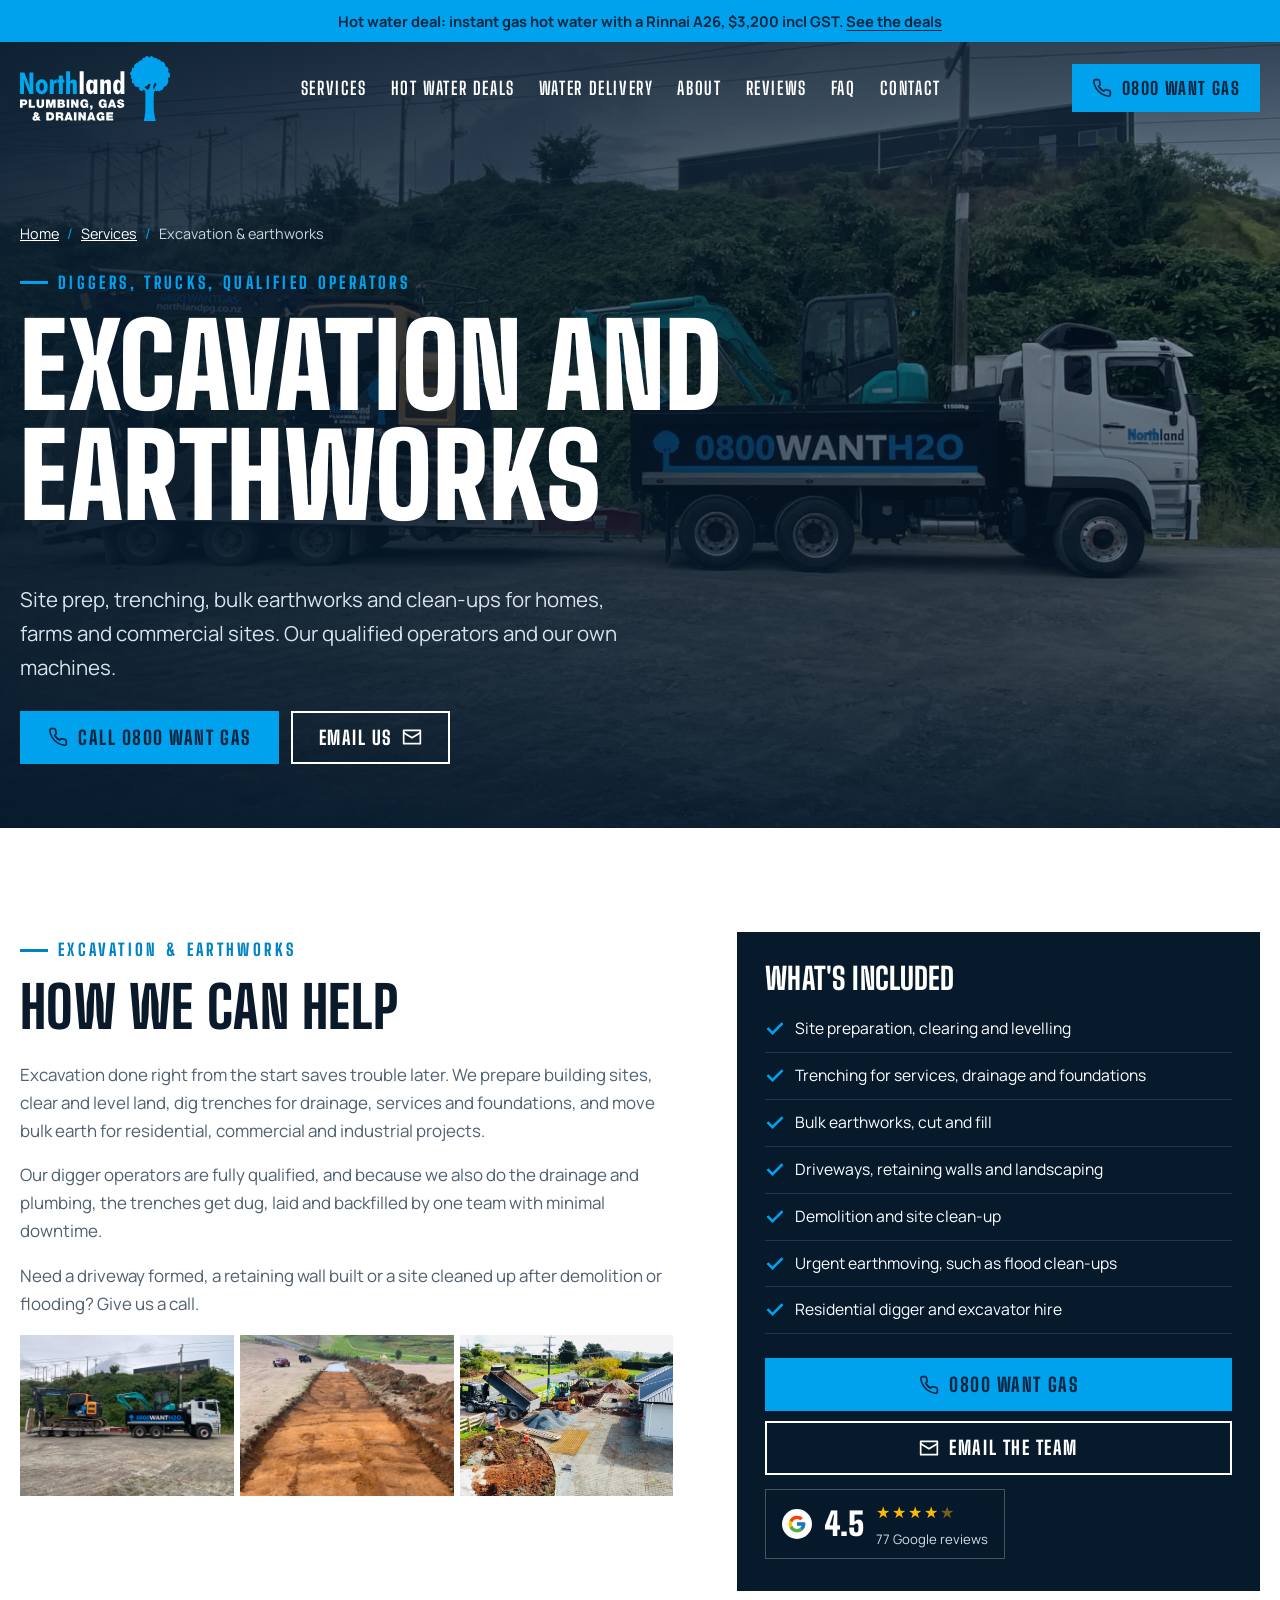
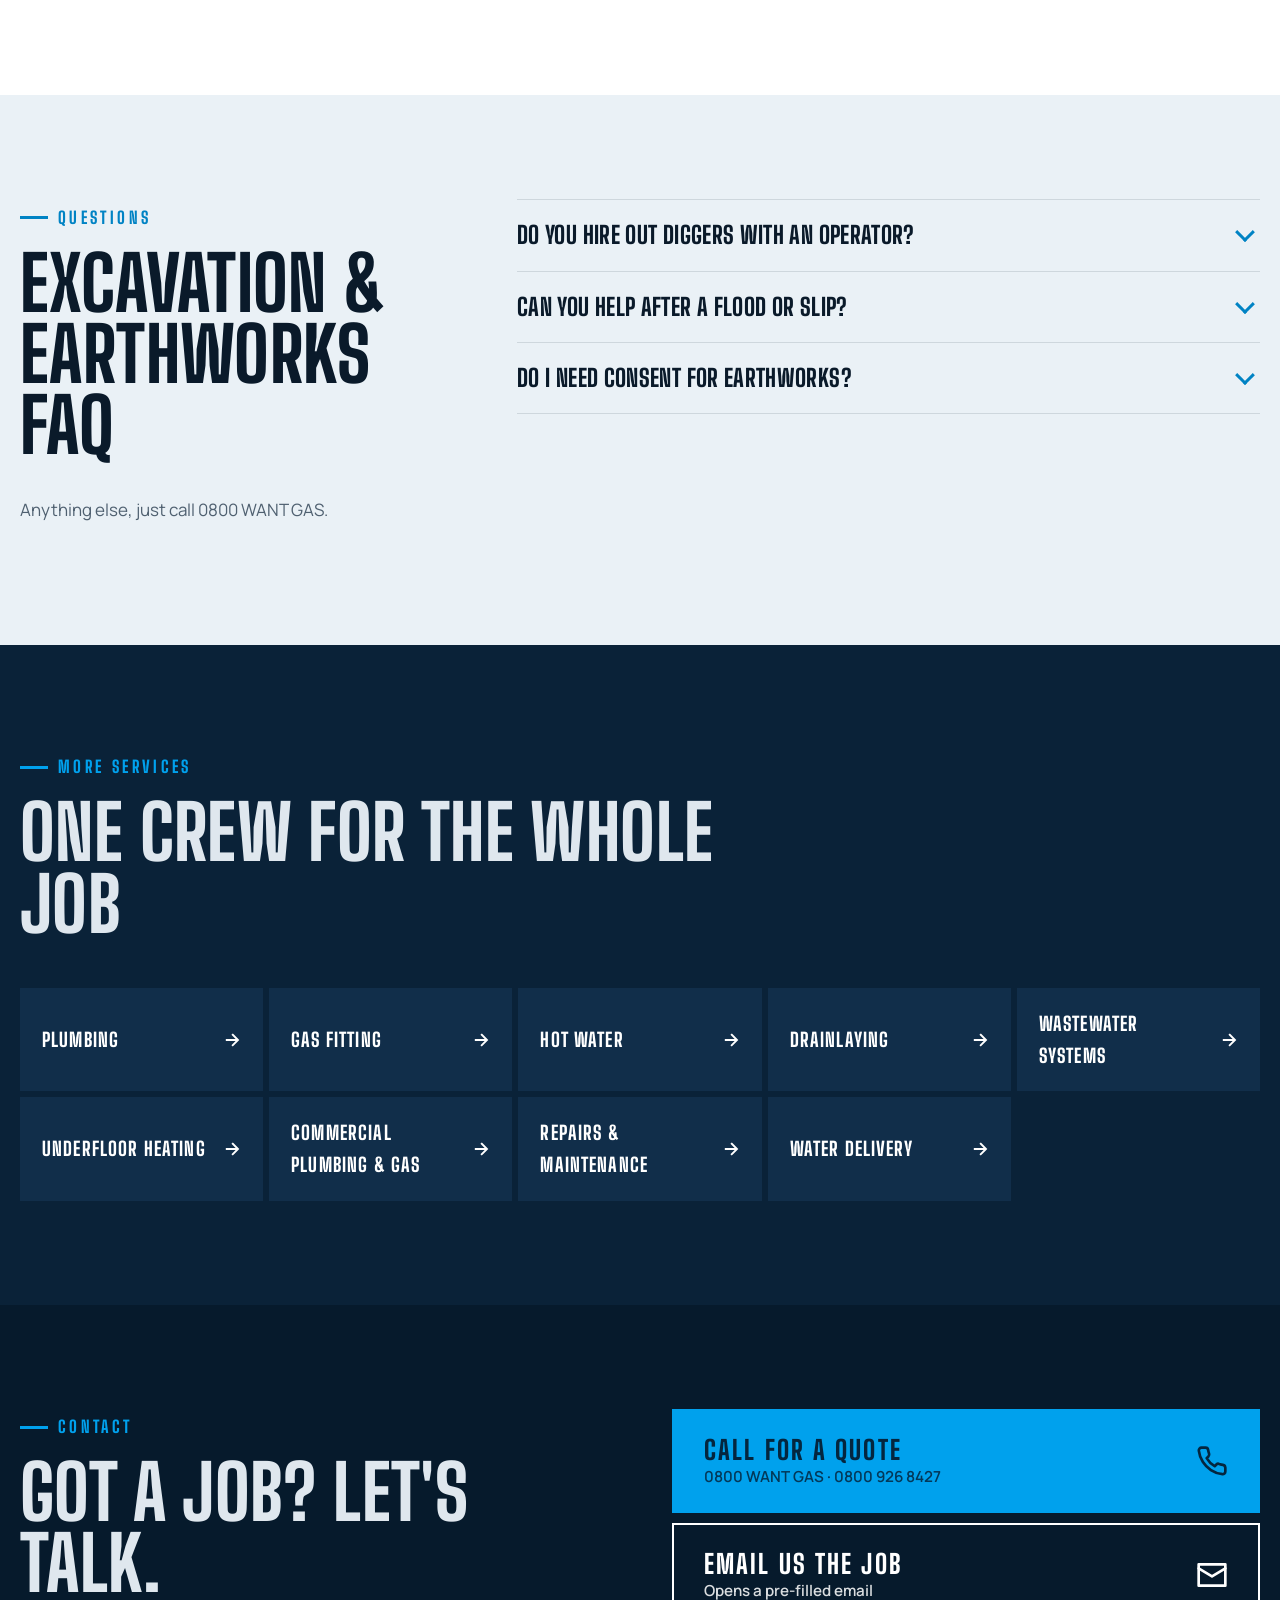
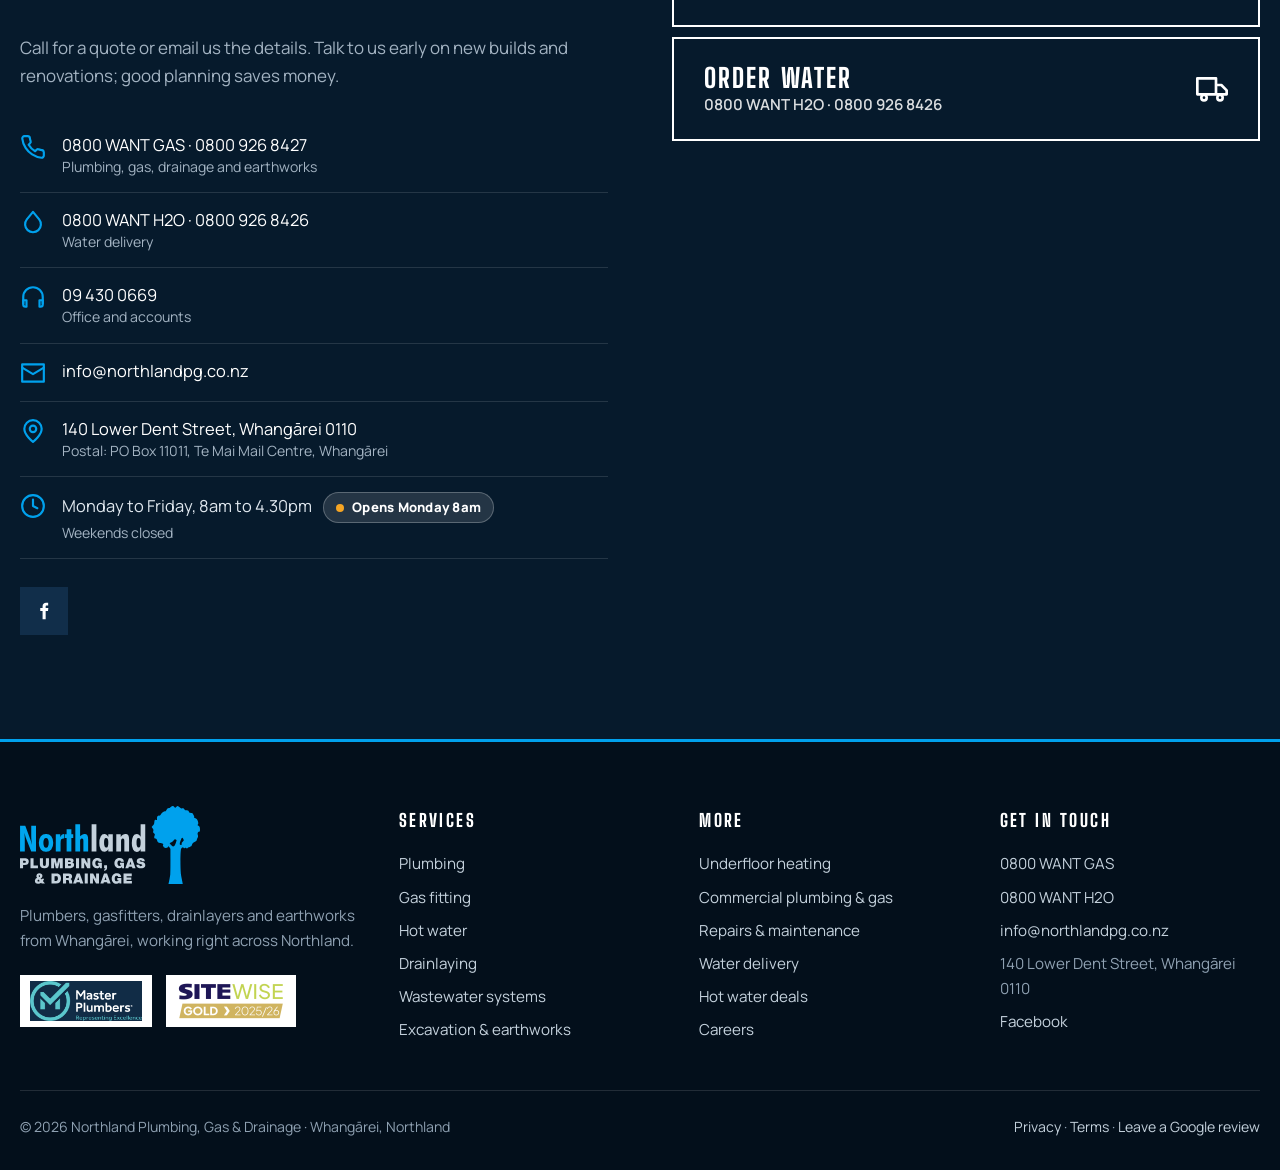
<file: services/excavation-earthworks.html>
<!DOCTYPE html>
<html lang="en-NZ">
<head>
<meta charset="utf-8">
<meta name="viewport" content="width=device-width, initial-scale=1, viewport-fit=cover">
<title>Excavation &amp; earthworks | Northland Plumbing, Gas &amp; Drainage, Whangārei</title>
<meta name="description" content="Site prep, trenching, bulk earthworks and clean-ups for homes, farms and commercial sites. Our qualified operators and our own machines.">
<link rel="canonical" href="https://northland-plumbing-gas-drainage-dem.vercel.app/services/excavation-earthworks.html">
<meta name="theme-color" content="#061a2c">
<meta property="og:type" content="website">
<meta property="og:site_name" content="Northland Plumbing, Gas &amp; Drainage">
<meta property="og:title" content="Excavation &amp; earthworks | Northland Plumbing, Gas &amp; Drainage, Whangārei">
<meta property="og:description" content="Site prep, trenching, bulk earthworks and clean-ups for homes, farms and commercial sites. Our qualified operators and our own machines.">
<meta property="og:url" content="https://northland-plumbing-gas-drainage-dem.vercel.app/services/excavation-earthworks.html">
<meta property="og:image" content="https://northland-plumbing-gas-drainage-dem.vercel.app/img/og-image.jpg">
<meta property="og:image:width" content="1200">
<meta property="og:image:height" content="630">
<meta name="twitter:card" content="summary_large_image">
<link rel="icon" href="../favicon.svg" type="image/svg+xml">
<link rel="apple-touch-icon" href="../img/apple-touch-icon.png">
<link rel="preconnect" href="https://fonts.googleapis.com">
<link rel="preconnect" href="https://fonts.gstatic.com" crossorigin>
<link href="https://fonts.googleapis.com/css2?family=Big+Shoulders+Display:wght@700;800;900&family=Manrope:wght@400;500;600;700;800&display=swap" rel="stylesheet">
<link rel="stylesheet" href="../styles.css">
<script>document.documentElement.classList.add('js')</script>
<script type="application/ld+json">{"@context": "https://schema.org", "@type": "Service", "name": "Excavation & earthworks", "serviceType": "Excavation & earthworks", "provider": {"@type": "Plumber", "name": "Northland Plumbing, Gas & Drainage", "telephone": "+64 800 926 8427", "url": "https://northland-plumbing-gas-drainage-dem.vercel.app/"}, "areaServed": "Northland, New Zealand", "description": "Site prep, trenching, bulk earthworks and clean-ups for homes, farms and commercial sites. Our qualified operators and our own machines."}</script>
</head>
<body>
<a class="skip" href="#main">Skip to content</a>
<svg width="0" height="0" style="position:absolute" aria-hidden="true">
  <symbol id="i-phone" viewBox="0 0 24 24" fill="none" stroke="currentColor" stroke-width="2" stroke-linecap="round" stroke-linejoin="round"><path d="M22 16.9v3a2 2 0 0 1-2.2 2 19.8 19.8 0 0 1-8.6-3.1 19.5 19.5 0 0 1-6-6A19.8 19.8 0 0 1 2.1 4.2 2 2 0 0 1 4.1 2h3a2 2 0 0 1 2 1.7c.1 1 .4 1.9.7 2.8a2 2 0 0 1-.5 2.1L8 9.9a16 16 0 0 0 6 6l1.3-1.3a2 2 0 0 1 2.1-.4c.9.3 1.8.6 2.8.7a2 2 0 0 1 1.7 2z"/></symbol>
  <symbol id="i-mail" viewBox="0 0 24 24" fill="none" stroke="currentColor" stroke-width="2" stroke-linecap="round" stroke-linejoin="round"><rect x="2" y="4" width="20" height="16"/><path d="m22 7-10 6L2 7"/></symbol>
  <symbol id="i-pin" viewBox="0 0 24 24" fill="none" stroke="currentColor" stroke-width="2" stroke-linecap="round" stroke-linejoin="round"><path d="M20 10c0 6-8 12-8 12s-8-6-8-12a8 8 0 0 1 16 0z"/><circle cx="12" cy="10" r="3"/></symbol>
  <symbol id="i-clock" viewBox="0 0 24 24" fill="none" stroke="currentColor" stroke-width="2" stroke-linecap="round" stroke-linejoin="round"><circle cx="12" cy="12" r="10"/><path d="M12 6v6l4 2"/></symbol>
  <symbol id="i-check" viewBox="0 0 24 24" fill="none" stroke="currentColor" stroke-width="3" stroke-linecap="square"><path d="M20 6 9 17l-5-5"/></symbol>
  <symbol id="i-arrow" viewBox="0 0 24 24" fill="none" stroke="currentColor" stroke-width="2.5" stroke-linecap="square"><path d="M5 12h14M13 5l7 7-7 7"/></symbol>
  <symbol id="i-flame" viewBox="0 0 24 24" fill="none" stroke="currentColor" stroke-width="2" stroke-linecap="round" stroke-linejoin="round"><path d="M12 22c4 0 7-2.7 7-6.8 0-3.6-2.4-5.9-4.1-8.3-.4 2-1.4 3.2-2.6 3.8C12.6 7.2 11 4.3 8.6 2c.2 3.4-3.6 6.6-3.6 11.2C5 18.6 8 22 12 22z"/><path d="M12 22c-1.7 0-3-1.3-3-3.1 0-1.9 1.6-3 3-4.9 1.4 1.9 3 3 3 4.9 0 1.8-1.3 3.1-3 3.1z"/></symbol>
  <symbol id="i-drop" viewBox="0 0 24 24" fill="none" stroke="currentColor" stroke-width="2" stroke-linecap="round" stroke-linejoin="round"><path d="M12 2.7 6.3 9.6a7.3 7.3 0 1 0 11.4 0z"/></symbol>
  <symbol id="i-shield" viewBox="0 0 24 24" fill="none" stroke="currentColor" stroke-width="2" stroke-linecap="round" stroke-linejoin="round"><path d="M12 22s8-4 8-10V5l-8-3-8 3v7c0 6 8 10 8 10z"/><path d="m9 12 2 2 4-4"/></symbol>
  <symbol id="i-award" viewBox="0 0 24 24" fill="none" stroke="currentColor" stroke-width="2" stroke-linecap="round" stroke-linejoin="round"><circle cx="12" cy="8" r="6"/><path d="M15.5 13.2 17 22l-5-3-5 3 1.5-8.8"/></symbol>
  <symbol id="i-truck" viewBox="0 0 24 24" fill="none" stroke="currentColor" stroke-width="2" stroke-linecap="round" stroke-linejoin="round"><path d="M1 4h14v12H1zM15 9h4l4 4v3h-8z"/><circle cx="6" cy="18.5" r="2"/><circle cx="18" cy="18.5" r="2"/></symbol>
  <symbol id="i-wrench" viewBox="0 0 24 24" fill="none" stroke="currentColor" stroke-width="2" stroke-linecap="round" stroke-linejoin="round"><path d="M14.7 6.3a1 1 0 0 0 0 1.4l1.6 1.6a1 1 0 0 0 1.4 0l3.8-3.8a6 6 0 0 1-7.9 7.9l-6.9 6.9a2.1 2.1 0 0 1-3-3l6.9-6.9a6 6 0 0 1 7.9-7.9z"/></symbol>
  <symbol id="i-hat" viewBox="0 0 24 24" fill="none" stroke="currentColor" stroke-width="2" stroke-linecap="round" stroke-linejoin="round"><path d="M2 18h20M4 18v-3a8 8 0 0 1 16 0v3M10 7V5h4v2M12 7v6"/></symbol>
  <symbol id="i-digger" viewBox="0 0 24 24" fill="none" stroke="currentColor" stroke-width="2" stroke-linecap="round" stroke-linejoin="round"><rect x="2" y="15" width="12" height="5" rx="2.5"/><path d="M4 15v-4h6l2 4M10 11V7l6-3 5 6-2 2"/><path d="m19 12-1 3h3z"/></symbol>
  <symbol id="i-headset" viewBox="0 0 24 24" fill="none" stroke="currentColor" stroke-width="2" stroke-linecap="round" stroke-linejoin="round"><path d="M3 18v-6a9 9 0 0 1 18 0v6"/><path d="M21 19a2 2 0 0 1-2 2h-1v-6h3zM3 19a2 2 0 0 0 2 2h1v-6H3z"/></symbol>
  <symbol id="i-star" viewBox="0 0 24 24" fill="currentColor"><path d="m12 2 3.1 6.3 6.9 1-5 4.9 1.2 6.8L12 17.8 5.8 21l1.2-6.8-5-4.9 6.9-1z"/></symbol>
  <symbol id="i-fb" viewBox="0 0 24 24" fill="currentColor"><path d="M14 8.5V6.8c0-.8.2-1.3 1.4-1.3H17V2.2c-.3 0-1.3-.1-2.5-.1-2.5 0-4.2 1.5-4.2 4.3v2.1H7.5V12h2.8v10H14V12h2.8l.4-3.5z"/></symbol>
  <symbol id="i-g" viewBox="0 0 48 48"><path fill="#FFC107" d="M43.6 20.1H42V20H24v8h11.3C33.7 32.7 29.2 36 24 36c-6.6 0-12-5.4-12-12s5.4-12 12-12c3.1 0 5.8 1.2 7.9 3.1l5.7-5.7C34 6.1 29.3 4 24 4 12.9 4 4 12.9 4 24s8.9 20 20 20 20-8.9 20-20c0-1.3-.1-2.6-.4-3.9z"/><path fill="#FF3D00" d="m6.3 14.7 6.6 4.8C14.7 15.1 19 12 24 12c3.1 0 5.8 1.2 7.9 3.1l5.7-5.7C34 6.1 29.3 4 24 4 16.3 4 9.7 8.3 6.3 14.7z"/><path fill="#4CAF50" d="M24 44c5.2 0 9.9-2 13.4-5.2l-6.2-5.2A11.9 11.9 0 0 1 24 36c-5.2 0-9.6-3.3-11.3-8l-6.5 5C9.5 39.6 16.2 44 24 44z"/><path fill="#1976D2" d="M43.6 20.1H42V20H24v8h11.3a12 12 0 0 1-4.1 5.6l6.2 5.2C36.9 39.2 44 34 44 24c0-1.3-.1-2.6-.4-3.9z"/></symbol>
  <symbol id="i-logo" viewBox="0 0 177.017 76.773"><path fill="currentColor" d="M123.169 17.93h-4.536v12.261a5.92 5.92 0 0 0-1.654-1.94 3.4 3.4 0 0 0-2-.64 4.107 4.107 0 0 0-3.723 2.26 12.912 12.912 0 0 0-1.316 6.433 13.545 13.545 0 0 0 1.282 6.52 3.975 3.975 0 0 0 3.619 2.294 3.552 3.552 0 0 0 2.174-.7 5.538 5.538 0 0 0 1.619-2.122v2.477h4.537Zm-5 21.864a1.568 1.568 0 0 1-1.515 1.117 1.663 1.663 0 0 1-1.55-1.212 9.908 9.908 0 0 1-.511-3.653 9.9 9.9 0 0 1 .459-3.55 1.543 1.543 0 0 1 1.481-1.093 1.661 1.661 0 0 1 1.6 1.082 9.144 9.144 0 0 1 .493 3.524 10.976 10.976 0 0 1-.459 3.784m-10.885 4.979v-11.6q0-3.308-.779-4.434a3.136 3.136 0 0 0-2.771-1.125 4.954 4.954 0 0 0-2.606.692 6.523 6.523 0 0 0-2.07 2.113v-2.634h-4.364v16.989h4.693V34.694a4.175 4.175 0 0 1 .4-2.113 1.412 1.412 0 0 1 1.3-.64 1.285 1.285 0 0 1 1.177.545 4.038 4.038 0 0 1 .347 2v10.287ZM91.253 27.784h-4.4v2.6a6.607 6.607 0 0 0-1.741-2.1 3.4 3.4 0 0 0-2.052-.675 4.11 4.11 0 0 0-3.715 2.269 12.85 12.85 0 0 0-1.325 6.425 13.343 13.343 0 0 0 1.29 6.529 4.067 4.067 0 0 0 3.715 2.251 3.492 3.492 0 0 0 2.122-.71 6.153 6.153 0 0 0 1.706-2.113v2.512h4.4Zm-4.901 11.933a1.681 1.681 0 0 1-1.611 1.16 1.662 1.662 0 0 1-1.55-1.2 9.775 9.775 0 0 1-.511-3.628 9.776 9.776 0 0 1 .459-3.524 1.542 1.542 0 0 1 1.481-1.083 1.781 1.781 0 0 1 1.689 1.126 8.275 8.275 0 0 1 .546 3.446 10.011 10.011 0 0 1-.5 3.706M75.133 17.93h-4.7v26.842h4.7Z"/> <path d="M67.008 44.772v-11.6q0-3.343-.779-4.451a3.157 3.157 0 0 0-2.771-1.108 5.032 5.032 0 0 0-2.329.546 6.558 6.558 0 0 0-2.017 1.689V17.93h-4.694v26.842h4.693V34.693a4.187 4.187 0 0 1 .4-2.113 1.412 1.412 0 0 1 1.3-.64 1.286 1.286 0 0 1 1.177.546 4.045 4.045 0 0 1 .347 2v10.286Zm-16.487 0V31.438h1.849v-3.654h-1.848v-4.9h-4.676v4.9h-1.853v3.654h1.853v13.334Zm-10.633 0v-7.983q0-3.1.667-3.974a3.015 3.015 0 0 1 2.52-.874h.312v-4.469a3.471 3.471 0 0 0-2.3.84 5.61 5.61 0 0 0-1.527 2.485v-3.013h-4.365v16.988Zm-9.125-14.919a6.291 6.291 0 0 0-5.161-2.381 6.273 6.273 0 0 0-5.152 2.373 9.911 9.911 0 0 0-1.913 6.407 10.007 10.007 0 0 0 1.913 6.451 6.263 6.263 0 0 0 5.152 2.381 6.288 6.288 0 0 0 5.152-2.39 9.958 9.958 0 0 0 1.931-6.443 9.891 9.891 0 0 0-1.922-6.4m-7.083 9.9a7.46 7.46 0 0 1-.675-3.533 7.418 7.418 0 0 1 .675-3.516 2.121 2.121 0 0 1 3.853.009 7.347 7.347 0 0 1 .684 3.507 7.4 7.4 0 0 1-.684 3.524 2.121 2.121 0 0 1-3.853.009M4.699 44.772V34.139q0-2.563-.086-4.407t-.26-3.315l.433 1.628q.589 2.269.727 2.58l5.542 14.149h4.676V19.488h-4.676v9.715q0 1.94.19 4.183t.589 4.926q-.52-1.835-.926-3.195t-.633-2.017L5.17 19.488H.058v25.284Z" fill="#00a6ee"/> <path d="M160.202 34.99c-.746.746-1.424 1.221-1.152 2.238.046.173.116.426.2.7-.6.311-1.793.785-2.095-.2-.337-1.1 1.183-4.761 1.716-5.992a1.941 1.941 0 0 1 .521-.414c.678-.339 1.221 1.288 1.56 1.9s0 1.017-.746 1.763m-6.306-1.627c.046.037.076.055.117.085-.148.678-1.244 5.757-2.822 6.261-1.238.4-3.084-2.036-4.1-2.943.279-.209.733-.354.917-.721.407-.814.938-.172 1.48-.646a9.226 9.226 0 0 0 2.1-2.17c.542-.949 1.29-.679 2.305.135m22.784-12.816c-.407-1.492-1.9-1.085-1.967-1.7s.746-1.22.611-2.1a7.3 7.3 0 0 0-.882-2.984c-.678-1.152-2.305-1.7-3.029-2.1s.316-1.627-.294-2.1-.678-1.763-1.289-2.305-2.576-.339-3.323-.882-.135-1.017-.881-1.7-2.238-.474-2.984-.542-.882-1.288-1.7-1.7-1.7.136-2.373.068S156.065 0 155.111 0s-1.627 1.357-2.236 1.627-1.353-1.288-2.506-1.559-2.305 1.289-2.916 1.763-1.492.2-2.373.678-.814 1.7-1.7 2.373-2.17.61-2.713.949a11.525 11.525 0 0 0-2.527 2.916c-.561 1.017-2.219.2-2.965 1.289s-.407 3.187-.407 3.677-1.9-.761-2.305.188-.271 2.305-.61 3.526-1.966 2.238-2.238 3.051 1.085 1.492 1.492 2.645-.271 1.627-.271 2.441 1.085 1.152 1.627 1.966-.746 2.509-.407 3.8.814.271 1.7.949.61.271 1.356 2.509 4.069 1.56 5.483 2.441-1.075.067.417 2.712c.731 1.931 3.391 1.15 3.391 1.15.949-1.356 1.618-.016 1.278-.762-.248-.546.093-.515.428-.74 2.148 2.112 1.82 3.4 1.82 3.4s.11 21.035-.161 24.29a85.833 85.833 0 0 1-1.737 9.344l14.1.148s-.725-3.783-1.674-8.53-.814-24.972 0-26.192a2.708 2.708 0 0 1 1.873-1.376c.291.48.61.824.954.824 1.085 0 .949-1.017 2.034-.135s1.967-.271 2.509-.679 1.627-.678 2.577-1.22.475-1.424 1.289-2.509 2.1-1.492 3.255-2.17.814-1.967 1.492-2.984a3.928 3.928 0 0 0 .474-3.255 2.824 2.824 0 0 1 .2-2.712c.61-1.153 1.56-.271 1.763-1.085a10.18 10.18 0 0 0-.2-4.2" fill="#00a1ed"/> <path fill="currentColor" d="M114.392 57.813c.027 3.124 3.193 3.522 4.3 3.522 2.179 0 4.523-.822 4.523-3.371 0-1.8-1.37-2.44-2.755-2.823s-2.782-.534-2.836-1.233c0-.548.671-.658 1.083-.658a1.566 1.566 0 0 1 .891.246.75.75 0 0 1 .356.781h2.85c-.082-2.385-1.96-3.194-4.084-3.194-2.015 0-3.947.973-3.947 3.234 0 1.973 1.768 2.4 3.317 2.837 1.685.48 2.11.617 2.11 1.123 0 .727-.754.891-1.247.891a1.391 1.391 0 0 1-1.439-.712 1.812 1.812 0 0 1-.109-.644Zm-10.826 3.289h3.029l.439-1.4h3.111l.411 1.4h3.125l-3.563-9.785h-2.948Zm4.125-3.495.945-3.015h.028l.877 3.015Zm-7.291 3.495h1.905v-5.385h-4v2.1h1.33a1.5 1.5 0 0 1-1.563 1.083 2.239 2.239 0 0 1-2.206-2.522c0-.671-.069-2.85 2-2.85a1.432 1.432 0 0 1 1.426 1.22h2.891a4.222 4.222 0 0 0-4.509-3.659c-2.207 0-4.824 1.494-4.824 5.222 0 2.782 1.782 5.03 4.673 5.03a3.427 3.427 0 0 0 2.777-1.239Zm-17.651 0h1.22a1.366 1.366 0 0 1-1.22 1.288v1.193a3.542 3.542 0 0 0 1.179-.165A2.737 2.737 0 0 0 85.6 60.54v-2.151h-2.85Zm-4.139 0h1.905v-5.385h-4v2.1h1.33a1.5 1.5 0 0 1-1.563 1.083 2.239 2.239 0 0 1-2.206-2.522c0-.671-.069-2.85 2-2.85a1.432 1.432 0 0 1 1.426 1.22h2.891a4.222 4.222 0 0 0-4.509-3.659c-2.207 0-4.824 1.494-4.824 5.222 0 2.782 1.782 5.03 4.673 5.03a3.427 3.427 0 0 0 2.782-1.233Zm-18.309 0h2.85v-5.345h.028l3 5.345h2.933v-9.785h-2.85v5.235h-.028l-2.85-5.235H60.3Zm-5.235 0h3.014v-9.785h-3.015Zm-7.8-7.455h1.59c.617 0 1.028.178 1.028.671 0 .631-.4.808-1.028.808h-1.59Zm-3.014 7.455H49.8c1.727 0 3.426-1.014 3.426-2.974a2.387 2.387 0 0 0-1.7-2.439 2.015 2.015 0 0 0 1.206-1.919c0-1-.548-2.453-3.125-2.453h-5.355Zm3.015-4.15h1.892c.712 0 1.055.315 1.055.891 0 .754-.548.932-1.178.932h-1.769Zm-16.624 4.15h2.851v-6.276h.027l1.7 6.277h2.248l1.7-6.277h.027v6.276h2.851v-9.785h-4.29l-1.4 5.756h-.028l-1.4-5.756h-4.29Zm-2.165-9.785h-3.015v5.335c0 1 0 2.247-1.425 2.247-1.467 0-1.467-1.247-1.467-2.247v-5.335h-3.015v6c0 2.714 1.481 4.016 4.468 4.016s4.454-1.3 4.454-4.016Zm-18.172 9.785h7.346v-2.507h-4.331v-7.278h-3.015Zm-7.291-7.277h1.343c.741 0 1.426.055 1.426.945 0 .987-.822 1.042-1.6 1.042H3.015ZM0 61.102h3.015v-2.96H4.8c2.247 0 3.837-1.11 3.837-3.481a3.318 3.318 0 0 0-3.591-3.344H0Z"/> <path fill="currentColor" d="M101.804 76.268h8.251v-2.507h-5.235v-1.22h4.619v-2.33h-4.619v-1.22h5.085v-2.508h-8.1Zm-4.057 0h1.905v-5.386h-4v2.1h1.33a1.5 1.5 0 0 1-1.563 1.083 2.239 2.239 0 0 1-2.206-2.522c0-.671-.069-2.85 2-2.85a1.432 1.432 0 0 1 1.426 1.22h2.887a4.223 4.223 0 0 0-4.509-3.659c-2.207 0-4.824 1.494-4.824 5.222 0 2.782 1.782 5.03 4.673 5.03a3.427 3.427 0 0 0 2.782-1.233Zm-18.706 0h3.029l.438-1.4h3.111l.411 1.4h3.124l-3.563-9.785h-2.946Zm4.125-3.495.945-3.015h.027l.878 3.015Zm-14.281 3.495h2.851v-5.345h.027l3 5.345h2.933v-9.785h-2.849v5.235h-.027l-2.851-5.235h-3.084Zm-5.235 0h3.015v-9.785H63.65Zm-11.443 0h3.029l.438-1.4h3.111l.411 1.4h3.124l-3.563-9.785h-2.946Zm4.125-3.495.945-3.015h.028l.877 3.015ZM45.3 68.812h1.411c1.152 0 1.494.356 1.494.973 0 .877-.768.973-1.33.973H45.3Zm-3.015 7.455H45.3v-3.412h1.6c1.192 0 1.274.973 1.357 1.9a7.039 7.039 0 0 0 .246 1.508h3.023a6.44 6.44 0 0 1-.329-2.1 2.667 2.667 0 0 0-1.439-2.44 2.513 2.513 0 0 0 1.467-2.453c0-1.85-1.481-2.8-3.194-2.8h-5.746ZM33.98 68.99h.959a2.163 2.163 0 0 1 2.371 2.33c0 .918-.274 2.44-2.152 2.44H33.98Zm-3.015 7.277h4.361c3.412 0 5-1.9 5-4.906 0-2.467-1.152-4.879-4.413-4.879h-4.948Zm-9.662 0h3.207l-2-2.4a4.537 4.537 0 0 0 1.151-2.371h-2.262a1.769 1.769 0 0 1-.356.74l-.754-.932a3.07 3.07 0 0 0 1.8-2.522c0-1.74-1.316-2.535-3.138-2.535a2.724 2.724 0 0 0-2.906 2.535 2.643 2.643 0 0 0 .768 1.782 3.392 3.392 0 0 0-2.179 2.755 3.144 3.144 0 0 0 3.33 3.18 4.122 4.122 0 0 0 2.8-.918Zm-1.987-2.522a1.807 1.807 0 0 1-1.151.589.938.938 0 0 1-.932-.918c0-.493.548-.85.945-1.056Zm-.945-5a.7.7 0 0 1 .726-.671.649.649 0 0 1 .658.658 1.246 1.246 0 0 1-.781 1.014c-.246-.287-.6-.658-.6-1"/></symbol>
</svg>
<div class="ribbon"><span class="rl">Hot water deal: </span>instant gas hot water with a Rinnai A26, $3,200 incl GST. <a href="../index.html#deals">See the deals</a></div>
<header class="nav" id="nav">
  <div class="wrap">
    <a href="../index.html" class="logo" aria-label="Northland Plumbing, Gas &amp; Drainage home"><svg viewBox="0 0 177.017 76.773" role="img" aria-label="Northland Plumbing, Gas &amp; Drainage"><use href="#i-logo"/></svg></a>
    <ul class="nav-links" id="navLinks">
      <li><a href="../index.html#services">Services</a></li><li><a href="../index.html#deals">Hot water deals</a></li><li><a href="../index.html#water">Water delivery</a></li><li><a href="../index.html#about">About</a></li><li><a href="../index.html#reviews">Reviews</a></li><li><a href="../index.html#faq">FAQ</a></li><li><a href="../index.html#contact">Contact</a></li>
    </ul>
    <div class="nav-right">
      <a class="btn btn-primary nav-call" href="tel:08009268427"><svg class="icon" aria-hidden="true"><use href="#i-phone"/></svg><span class="label">0800 WANT GAS</span></a>
      <button class="burger" id="burger" aria-label="Open menu" aria-expanded="false" aria-controls="navLinks">
        <svg viewBox="0 0 24 24" fill="none" stroke="currentColor" stroke-width="2.4" stroke-linecap="square"><path d="M3 6h18M3 12h18M3 18h18"/></svg>
      </button>
    </div>
  </div>
</header>

<main id="main">
<section class="page-hero">
  <img src="../img/earthworks-diggers-1920.webp" srcset="../img/earthworks-diggers-1080.webp 1080w, ../img/earthworks-diggers-1920.webp 1920w" sizes="100vw" alt="Excavation &amp; earthworks" width="1920" height="1440" fetchpriority="high">
  <div class="wrap">
    <ol class="crumbs hero-fade"><li><a href="../index.html">Home</a></li><li><a href="../index.html#services">Services</a></li><li>Excavation &amp; earthworks</li></ol>
    <span class="eyebrow hero-fade">Diggers, trucks, qualified operators</span>
    <h1 class="hero-fade">Excavation and earthworks</h1>
    <p class="lead hero-fade">Site prep, trenching, bulk earthworks and clean-ups for homes, farms and commercial sites. Our qualified operators and our own machines.</p>
    <div class="hero-ctas hero-fade" style="display:flex;flex-wrap:wrap;gap:12px;margin-top:26px">
      <a class="btn btn-primary" href="tel:08009268427"><svg class="icon" aria-hidden="true"><use href="#i-phone"/></svg>Call 0800 WANT GAS</a>
      <a class="btn btn-ghost" href="https://mail.google.com/mail/?view=cm&amp;fs=1&amp;to=info%40northlandpg.co.nz&amp;su=Excavation%20%26%20earthworks%20enquiry&amp;body=Hi%20Northland%20Plumbing%2C%20Gas%20%26%20Drainage%2C%0A%0AI%27d%20like%20a%20quote%20for%20excavation%20%26%20earthworks%3A%0A%0AAddress%3A%0A%0AThanks" target="_blank" rel="noopener">Email us <svg class="icon" aria-hidden="true"><use href="#i-mail"/></svg></a>
    </div>
  </div>
</section>

<section class="band-light">
  <div class="wrap svc-body">
    <div class="prose">
      <span class="eyebrow reveal">Excavation &amp; earthworks</span>
      <h2 class="reveal">How we can help</h2>
      <p class="reveal">Excavation done right from the start saves trouble later. We prepare building sites, clear and level land, dig trenches for drainage, services and foundations, and move bulk earth for residential, commercial and industrial projects.</p><p class="reveal">Our digger operators are fully qualified, and because we also do the drainage and plumbing, the trenches get dug, laid and backfilled by one team with minimal downtime.</p><p class="reveal">Need a driveway formed, a retaining wall built or a site cleaned up after demolition or flooding? Give us a call.</p>
      <div class="svc-photos reveal"><img src="../img/earthworks-diggers-1920.webp" srcset="../img/earthworks-diggers-1080.webp 1080w, ../img/earthworks-diggers-1920.webp 1920w" sizes="(max-width:600px) 50vw, 33vw" alt="Excavation &amp; earthworks work by Northland Plumbing, Gas &amp; Drainage" width="1920" height="1440" decoding="async"><img src="../img/drain-trench-1920.webp" srcset="../img/drain-trench-1080.webp 1080w, ../img/drain-trench-1920.webp 1920w" sizes="(max-width:600px) 50vw, 33vw" alt="Excavation &amp; earthworks work by Northland Plumbing, Gas &amp; Drainage" width="1646" height="1920" decoding="async"><img src="../img/drainage-site-1920.webp" srcset="../img/drainage-site-1080.webp 1080w, ../img/drainage-site-1920.webp 1920w" sizes="(max-width:600px) 50vw, 33vw" alt="Excavation &amp; earthworks work by Northland Plumbing, Gas &amp; Drainage" width="1920" height="1080" decoding="async"></div>
      
      
    </div>
    <aside class="svc-aside reveal">
      <h3>What's included</h3>
      <ul><li><svg class="" aria-hidden="true"><use href="#i-check"/></svg>Site preparation, clearing and levelling</li><li><svg class="" aria-hidden="true"><use href="#i-check"/></svg>Trenching for services, drainage and foundations</li><li><svg class="" aria-hidden="true"><use href="#i-check"/></svg>Bulk earthworks, cut and fill</li><li><svg class="" aria-hidden="true"><use href="#i-check"/></svg>Driveways, retaining walls and landscaping</li><li><svg class="" aria-hidden="true"><use href="#i-check"/></svg>Demolition and site clean-up</li><li><svg class="" aria-hidden="true"><use href="#i-check"/></svg>Urgent earthmoving, such as flood clean-ups</li><li><svg class="" aria-hidden="true"><use href="#i-check"/></svg>Residential digger and excavator hire</li></ul>
      <a class="btn btn-primary" href="tel:08009268427"><svg class="icon" aria-hidden="true"><use href="#i-phone"/></svg>0800 WANT GAS</a>
      <a class="btn btn-ghost" href="https://mail.google.com/mail/?view=cm&amp;fs=1&amp;to=info%40northlandpg.co.nz&amp;su=Excavation%20%26%20earthworks%20enquiry&amp;body=Hi%20Northland%20Plumbing%2C%20Gas%20%26%20Drainage%2C%0A%0AI%27d%20like%20a%20quote%20for%20excavation%20%26%20earthworks%3A%0A%0AAddress%3A%0A%0AThanks" target="_blank" rel="noopener"><svg class="icon" aria-hidden="true"><use href="#i-mail"/></svg>Email the team</a>
      <a class="rating" style="margin-top:14px" href="https://www.google.com/search?q=Northland+Plumbing+Gas+%26+Drainage+Whangarei#lrd=0x6d0b7f5d0de557a1:0x5102cbeec86a214e,1,,,," target="_blank" rel="noopener" aria-label="Rated 4.5 out of 5 from 77 Google reviews"><svg class="g" viewBox="0 0 48 48" aria-hidden="true"><use href="#i-g"/></svg><span class="num">4.5</span><div><span class="stars" aria-hidden="true">★★★★<span style="opacity:.45">★</span></span><small>77 Google reviews</small></div></a>
    </aside>
  </div>
</section>

<section class="band-mist">
  <div class="wrap faq-grid">
    <div class="faq-side"><span class="eyebrow reveal">Questions</span><h2 class="reveal">Excavation &amp; earthworks FAQ</h2><p class="muted reveal">Anything else, just call 0800 WANT GAS.</p></div>
    <div class="faq-list reveal">
      <details><summary>Do you hire out diggers with an operator?</summary><p>Yes. Our residential digger and excavator hire comes with a qualified operator.</p></details>
      <details><summary>Can you help after a flood or slip?</summary><p>We are available for urgent earthmoving such as flood damage clean-ups. Call us and tell us what you are dealing with.</p></details>
      <details><summary>Do I need consent for earthworks?</summary><p>Some jobs do. Ask us when you call and we will explain what applies to your site.</p></details>
    </div>
  </div>
</section>

<section class="band-dark">
  <div class="wrap">
    <div class="section-head"><div><span class="eyebrow reveal">More services</span><h2 class="reveal">One crew for the whole job</h2></div></div>
    <div class="other-svcs reveal"><a href="plumbing.html">Plumbing<svg class="" aria-hidden="true"><use href="#i-arrow"/></svg></a><a href="gas-fitting.html">Gas fitting<svg class="" aria-hidden="true"><use href="#i-arrow"/></svg></a><a href="hot-water.html">Hot water<svg class="" aria-hidden="true"><use href="#i-arrow"/></svg></a><a href="drainlaying.html">Drainlaying<svg class="" aria-hidden="true"><use href="#i-arrow"/></svg></a><a href="wastewater.html">Wastewater systems<svg class="" aria-hidden="true"><use href="#i-arrow"/></svg></a><a href="underfloor-heating.html">Underfloor heating<svg class="" aria-hidden="true"><use href="#i-arrow"/></svg></a><a href="commercial-plumbing.html">Commercial plumbing & gas<svg class="" aria-hidden="true"><use href="#i-arrow"/></svg></a><a href="repairs-maintenance.html">Repairs & maintenance<svg class="" aria-hidden="true"><use href="#i-arrow"/></svg></a><a href="water-delivery.html">Water delivery<svg class="" aria-hidden="true"><use href="#i-arrow"/></svg></a></div>
  </div>
</section>

<section id="contact" class="contact">
  <div class="wrap contact-grid">
    <div>
      <span class="eyebrow reveal">Contact</span>
      <h2 class="reveal">Got a job? Let's talk.</h2>
      <p class="muted reveal">Call for a quote or email us the details. Talk to us early on new builds and renovations; good planning saves money.</p>
      <ul class="contact-rows reveal">
        <li><svg class="icon" aria-hidden="true"><use href="#i-phone"/></svg><div><a href="tel:08009268427">0800 WANT GAS &middot; 0800 926 8427</a><small>Plumbing, gas, drainage and earthworks</small></div></li>
        <li><svg class="icon" aria-hidden="true"><use href="#i-drop"/></svg><div><a href="tel:08009268426">0800 WANT H2O &middot; 0800 926 8426</a><small>Water delivery</small></div></li>
        <li><svg class="icon" aria-hidden="true"><use href="#i-headset"/></svg><div><a href="tel:+6494300669">09 430 0669</a><small>Office and accounts</small></div></li>
        <li><svg class="icon" aria-hidden="true"><use href="#i-mail"/></svg><div><a href="https://mail.google.com/mail/?view=cm&amp;fs=1&amp;to=info%40northlandpg.co.nz&amp;su=Job%20enquiry&amp;body=Hi%20Northland%20Plumbing%2C%20Gas%20%26%20Drainage%2C%0A%0AI%27d%20like%20a%20quote%20for%3A%0A%0AJob%20address%3A%0A%0ABest%20number%20to%20reach%20me%3A%0A%0AThanks" target="_blank" rel="noopener">info&#64;northlandpg.co.nz</a></div></li>
        <li><svg class="icon" aria-hidden="true"><use href="#i-pin"/></svg><div><a href="https://www.google.com/maps/place/Northland+Plumbing+Gas+%26+Drainage/@-35.7273589,174.3290948,17z" target="_blank" rel="noopener">140 Lower Dent Street, Whangārei 0110</a><small>Postal: PO Box 11011, Te Mai Mail Centre, Whangārei</small></div></li>
        <li><svg class="icon" aria-hidden="true"><use href="#i-clock"/></svg><div>Monday to Friday, 8am to 4.30pm <span class="open-badge" data-open-badge hidden></span><small>Weekends closed</small></div></li>
      </ul>
      <div class="socials reveal">
        <a href="https://www.facebook.com/NorthlandPG/" target="_blank" rel="noopener" aria-label="Northland Plumbing, Gas &amp; Drainage on Facebook"><svg class="" aria-hidden="true"><use href="#i-fb"/></svg></a>
      </div>
    </div>
    <div class="contact-actions">
      <a class="btn btn-primary reveal" href="tel:08009268427"><span>Call for a quote<small>0800 WANT GAS &middot; 0800 926 8427</small></span><svg class="icon" aria-hidden="true"><use href="#i-phone"/></svg></a>
      <a class="btn btn-ghost reveal" href="https://mail.google.com/mail/?view=cm&amp;fs=1&amp;to=info%40northlandpg.co.nz&amp;su=Job%20enquiry&amp;body=Hi%20Northland%20Plumbing%2C%20Gas%20%26%20Drainage%2C%0A%0AI%27d%20like%20a%20quote%20for%3A%0A%0AJob%20address%3A%0A%0ABest%20number%20to%20reach%20me%3A%0A%0AThanks" target="_blank" rel="noopener"><span>Email us the job<small>Opens a pre-filled email</small></span><svg class="icon" aria-hidden="true"><use href="#i-mail"/></svg></a>
      <a class="btn btn-ghost reveal" href="tel:08009268426"><span>Order water<small>0800 WANT H2O &middot; 0800 926 8426</small></span><svg class="icon" aria-hidden="true"><use href="#i-truck"/></svg></a>
    </div>
  </div>
</section>

</main>
<footer class="footer">
  <div class="wrap">
    <div class="footer-grid">
      <div>
        <a href="../index.html" class="logo" aria-label="Home"><svg viewBox="0 0 177.017 76.773" role="img" aria-label="Northland Plumbing, Gas &amp; Drainage"><use href="#i-logo"/></svg></a>
        <p style="margin-top:18px">Plumbers, gasfitters, drainlayers and earthworks from Whangārei, working right across Northland.</p>
        <div class="badges">
          <img src="../img/brands/logo-master-plumbers.png" alt="Master Plumbers member" width="420" height="150">
          <img src="../img/brands/logo-sitewise-gold-2025.png" alt="Sitewise Gold 2025/2026" width="440" height="160">
        </div>
      </div>
      <div><h4>Services</h4><ul><li><a href="../services/plumbing.html">Plumbing</a></li><li><a href="../services/gas-fitting.html">Gas fitting</a></li><li><a href="../services/hot-water.html">Hot water</a></li><li><a href="../services/drainlaying.html">Drainlaying</a></li><li><a href="../services/wastewater.html">Wastewater systems</a></li><li><a href="../services/excavation-earthworks.html">Excavation & earthworks</a></li></ul></div>
      <div><h4>More</h4><ul><li><a href="../services/underfloor-heating.html">Underfloor heating</a></li><li><a href="../services/commercial-plumbing.html">Commercial plumbing & gas</a></li><li><a href="../services/repairs-maintenance.html">Repairs & maintenance</a></li><li><a href="../services/water-delivery.html">Water delivery</a></li><li><a href="../index.html#deals">Hot water deals</a></li><li><a href="https://www.trademe.co.nz/a/jobs/trades-services/plumbing/northland/whangarei/full-time/listing/5898594577" target="_blank" rel="noopener">Careers</a></li></ul></div>
      <div><h4>Get in touch</h4><ul>
        <li><a href="tel:08009268427">0800 WANT GAS</a></li>
        <li><a href="tel:08009268426">0800 WANT H2O</a></li>
        <li><a href="https://mail.google.com/mail/?view=cm&amp;fs=1&amp;to=info%40northlandpg.co.nz&amp;su=Enquiry&amp;body=Hi%20team%2C" target="_blank" rel="noopener">info&#64;northlandpg.co.nz</a></li>
        <li>140 Lower Dent Street, Whangārei 0110</li>
        <li><a href="https://www.facebook.com/NorthlandPG/" target="_blank" rel="noopener">Facebook</a></li>
      </ul></div>
    </div>
    <div class="footer-bottom">
      <span>&copy; <span id="year">2026</span> Northland Plumbing, Gas & Drainage &middot; Whangārei, Northland</span>
      <span><a href="../privacy.html">Privacy</a> &middot; <a href="../terms.html">Terms</a> &middot; <a href="https://www.google.com/search?q=Northland+Plumbing+Gas+%26+Drainage+Whangarei#lrd=0x6d0b7f5d0de557a1:0x5102cbeec86a214e,3,,,," target="_blank" rel="noopener">Leave a Google review</a></span>
    </div>
  </div>
</footer>
<nav class="callbar" aria-label="Quick contact">
  <a class="c1" href="tel:08009268427"><svg class="" aria-hidden="true"><use href="#i-phone"/></svg>Call now</a>
  <a class="c2" href="../index.html#contact"><svg class="" aria-hidden="true"><use href="#i-mail"/></svg>Get a quote</a>
</nav>
<script src="../app.js"></script>
</body>
</html>
</file>
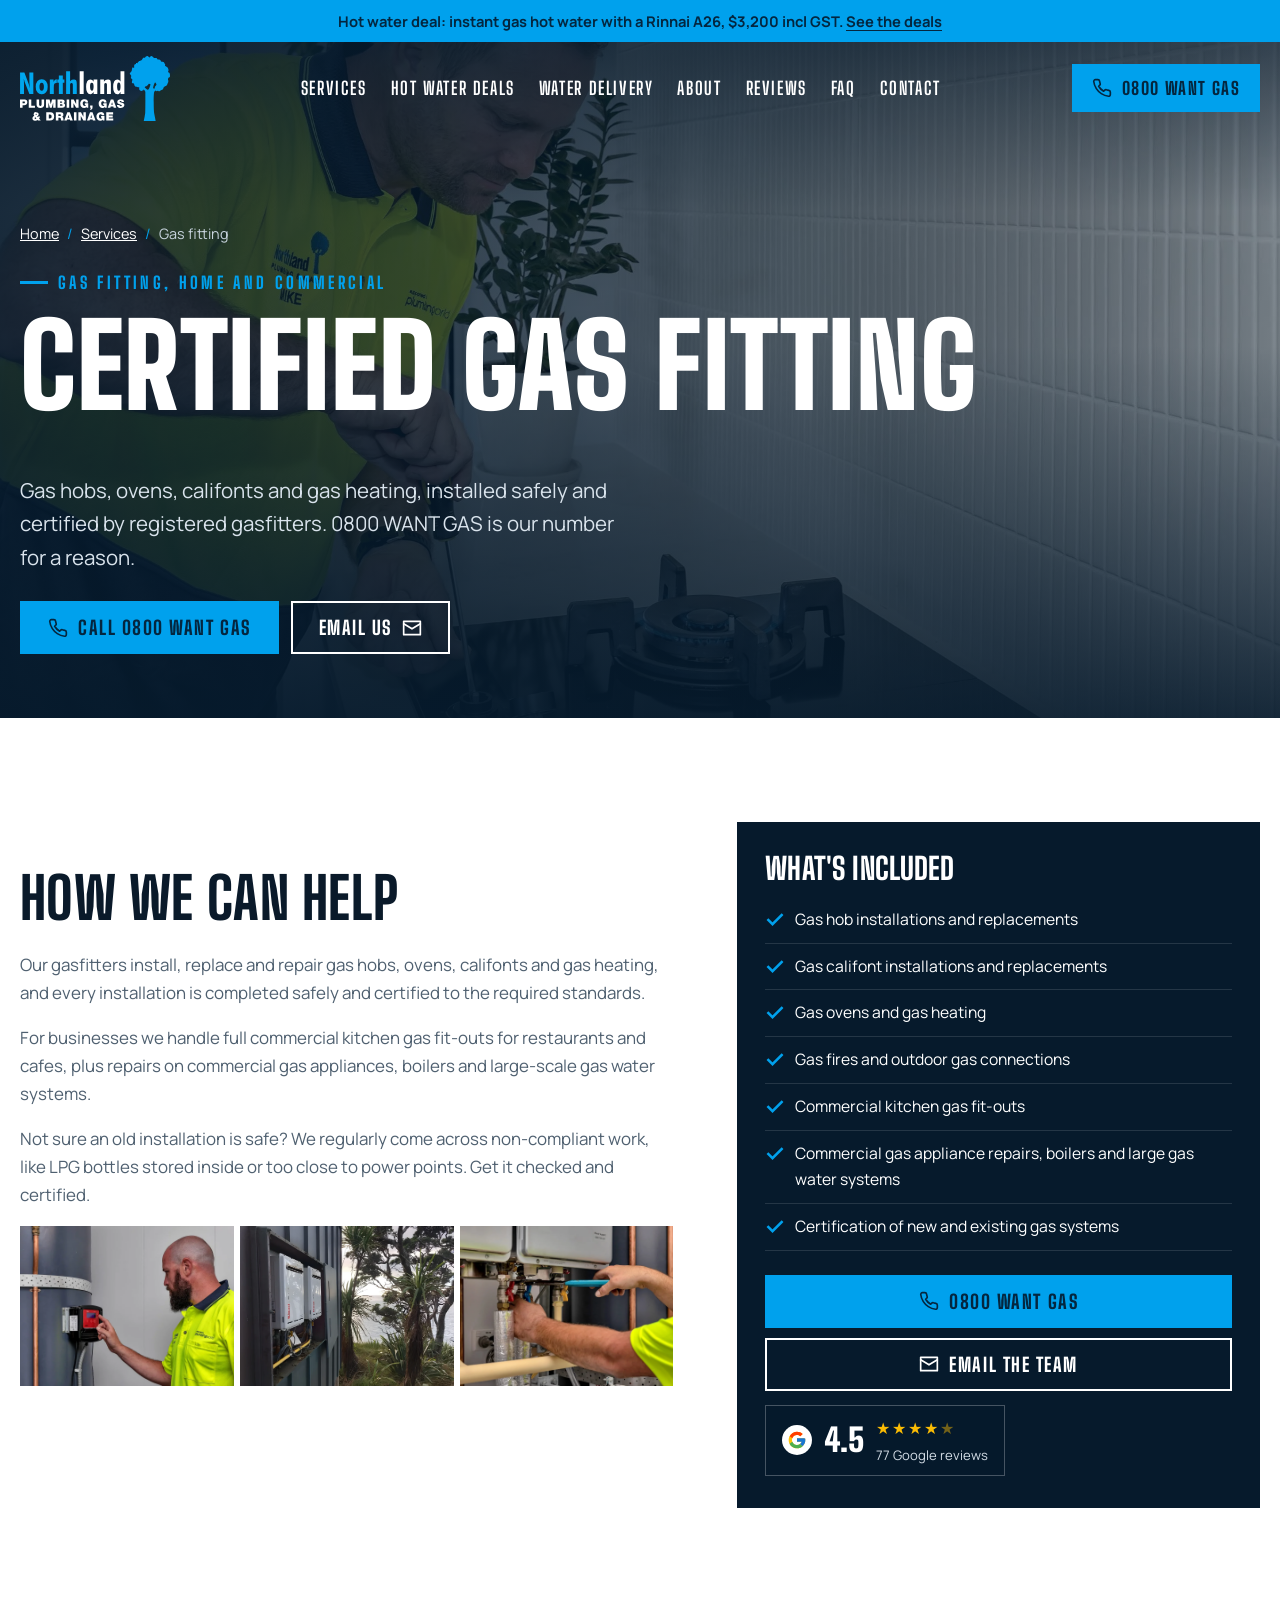
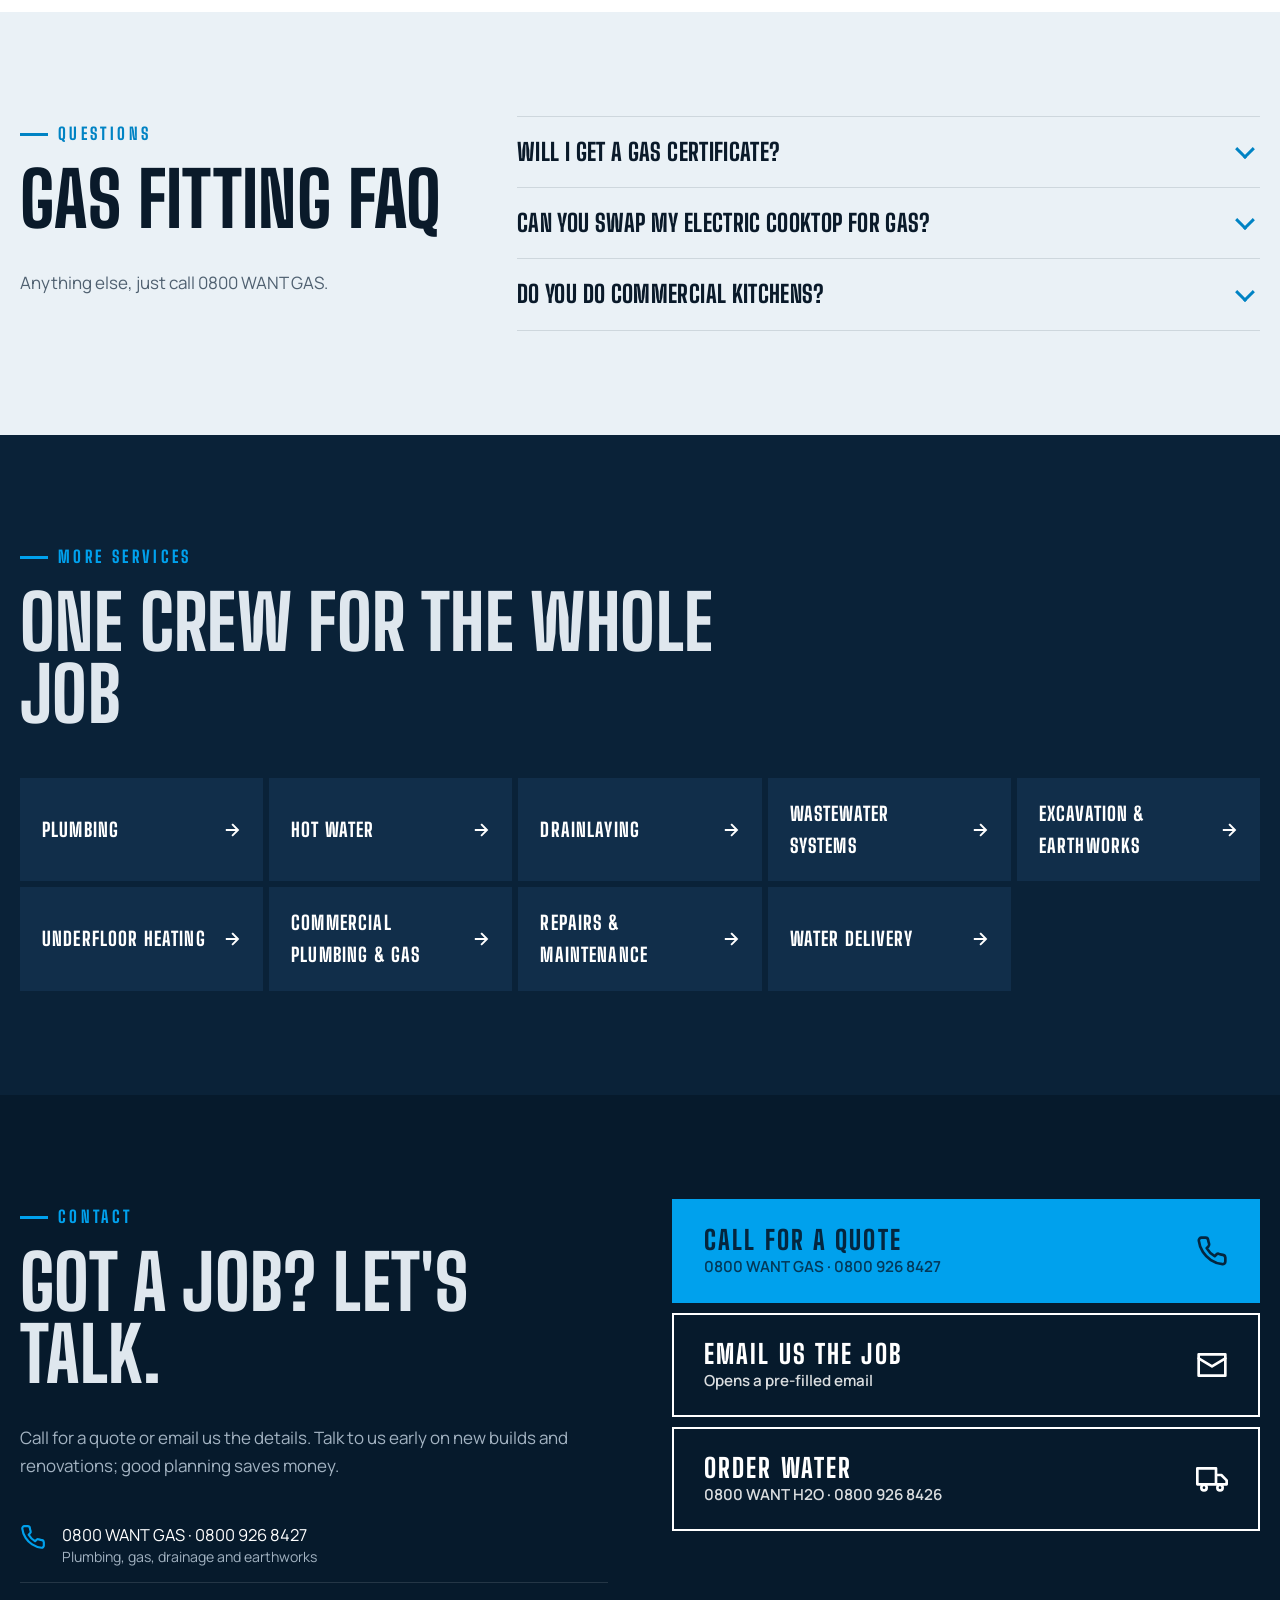
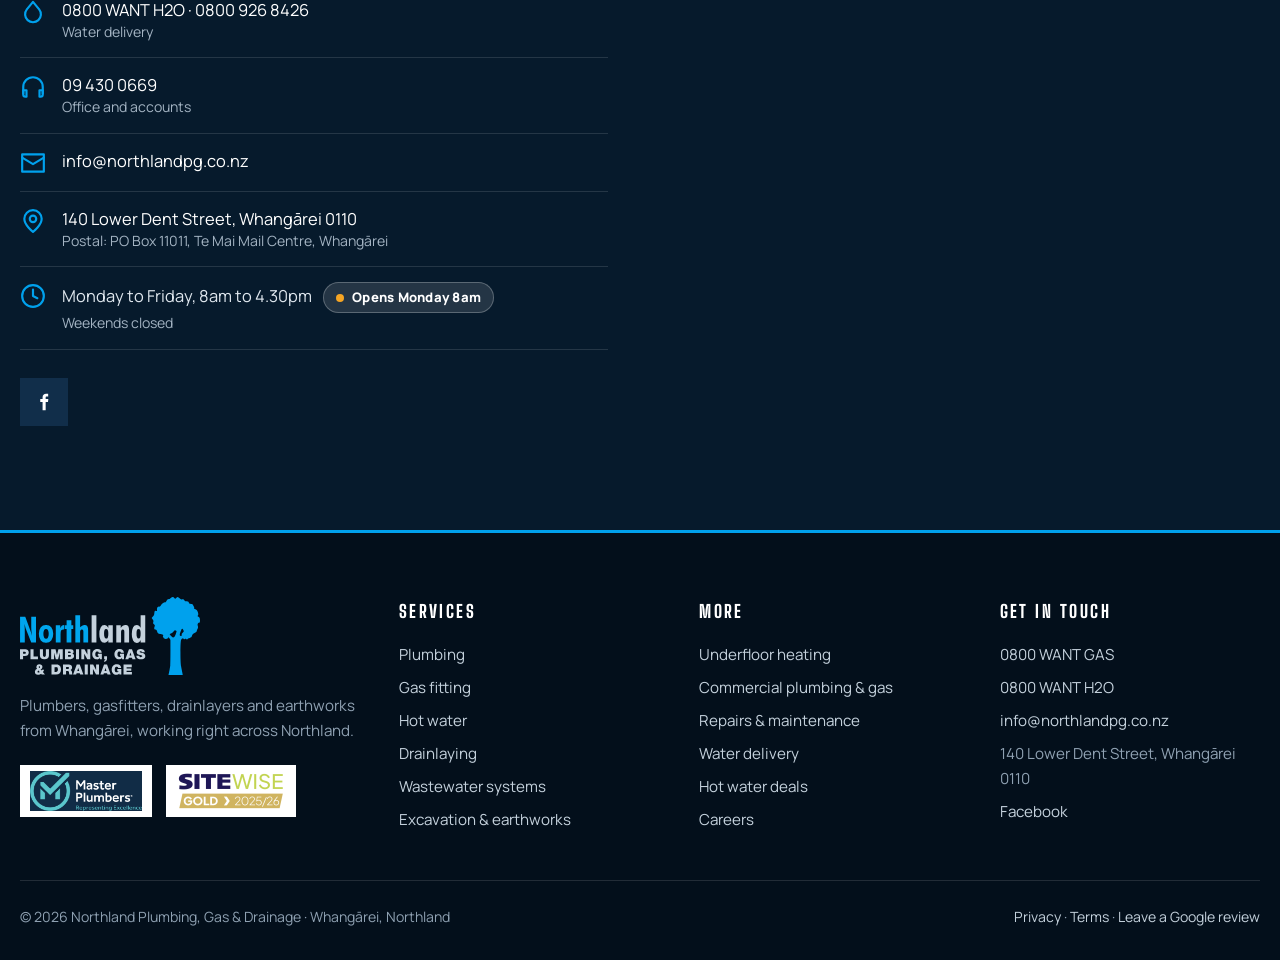
<file: services/gas-fitting.html>
<!DOCTYPE html>
<html lang="en-NZ">
<head>
<meta charset="utf-8">
<meta name="viewport" content="width=device-width, initial-scale=1, viewport-fit=cover">
<title>Gas fitting | Northland Plumbing, Gas &amp; Drainage, Whangārei</title>
<meta name="description" content="Gas hobs, ovens, califonts and gas heating, installed safely and certified by registered gasfitters. 0800 WANT GAS is our number for a reason.">
<link rel="canonical" href="https://northland-plumbing-gas-drainage-dem.vercel.app/services/gas-fitting.html">
<meta name="theme-color" content="#061a2c">
<meta property="og:type" content="website">
<meta property="og:site_name" content="Northland Plumbing, Gas &amp; Drainage">
<meta property="og:title" content="Gas fitting | Northland Plumbing, Gas &amp; Drainage, Whangārei">
<meta property="og:description" content="Gas hobs, ovens, califonts and gas heating, installed safely and certified by registered gasfitters. 0800 WANT GAS is our number for a reason.">
<meta property="og:url" content="https://northland-plumbing-gas-drainage-dem.vercel.app/services/gas-fitting.html">
<meta property="og:image" content="https://northland-plumbing-gas-drainage-dem.vercel.app/img/og-image.jpg">
<meta property="og:image:width" content="1200">
<meta property="og:image:height" content="630">
<meta name="twitter:card" content="summary_large_image">
<link rel="icon" href="../favicon.svg" type="image/svg+xml">
<link rel="apple-touch-icon" href="../img/apple-touch-icon.png">
<link rel="preconnect" href="https://fonts.googleapis.com">
<link rel="preconnect" href="https://fonts.gstatic.com" crossorigin>
<link href="https://fonts.googleapis.com/css2?family=Big+Shoulders+Display:wght@700;800;900&family=Manrope:wght@400;500;600;700;800&display=swap" rel="stylesheet">
<link rel="stylesheet" href="../styles.css">
<script>document.documentElement.classList.add('js')</script>
<script type="application/ld+json">{"@context": "https://schema.org", "@type": "Service", "name": "Gas fitting", "serviceType": "Gas fitting", "provider": {"@type": "Plumber", "name": "Northland Plumbing, Gas & Drainage", "telephone": "+64 800 926 8427", "url": "https://northland-plumbing-gas-drainage-dem.vercel.app/"}, "areaServed": "Northland, New Zealand", "description": "Gas hobs, ovens, califonts and gas heating, installed safely and certified by registered gasfitters. 0800 WANT GAS is our number for a reason."}</script>
</head>
<body>
<a class="skip" href="#main">Skip to content</a>
<svg width="0" height="0" style="position:absolute" aria-hidden="true">
  <symbol id="i-phone" viewBox="0 0 24 24" fill="none" stroke="currentColor" stroke-width="2" stroke-linecap="round" stroke-linejoin="round"><path d="M22 16.9v3a2 2 0 0 1-2.2 2 19.8 19.8 0 0 1-8.6-3.1 19.5 19.5 0 0 1-6-6A19.8 19.8 0 0 1 2.1 4.2 2 2 0 0 1 4.1 2h3a2 2 0 0 1 2 1.7c.1 1 .4 1.9.7 2.8a2 2 0 0 1-.5 2.1L8 9.9a16 16 0 0 0 6 6l1.3-1.3a2 2 0 0 1 2.1-.4c.9.3 1.8.6 2.8.7a2 2 0 0 1 1.7 2z"/></symbol>
  <symbol id="i-mail" viewBox="0 0 24 24" fill="none" stroke="currentColor" stroke-width="2" stroke-linecap="round" stroke-linejoin="round"><rect x="2" y="4" width="20" height="16"/><path d="m22 7-10 6L2 7"/></symbol>
  <symbol id="i-pin" viewBox="0 0 24 24" fill="none" stroke="currentColor" stroke-width="2" stroke-linecap="round" stroke-linejoin="round"><path d="M20 10c0 6-8 12-8 12s-8-6-8-12a8 8 0 0 1 16 0z"/><circle cx="12" cy="10" r="3"/></symbol>
  <symbol id="i-clock" viewBox="0 0 24 24" fill="none" stroke="currentColor" stroke-width="2" stroke-linecap="round" stroke-linejoin="round"><circle cx="12" cy="12" r="10"/><path d="M12 6v6l4 2"/></symbol>
  <symbol id="i-check" viewBox="0 0 24 24" fill="none" stroke="currentColor" stroke-width="3" stroke-linecap="square"><path d="M20 6 9 17l-5-5"/></symbol>
  <symbol id="i-arrow" viewBox="0 0 24 24" fill="none" stroke="currentColor" stroke-width="2.5" stroke-linecap="square"><path d="M5 12h14M13 5l7 7-7 7"/></symbol>
  <symbol id="i-flame" viewBox="0 0 24 24" fill="none" stroke="currentColor" stroke-width="2" stroke-linecap="round" stroke-linejoin="round"><path d="M12 22c4 0 7-2.7 7-6.8 0-3.6-2.4-5.9-4.1-8.3-.4 2-1.4 3.2-2.6 3.8C12.6 7.2 11 4.3 8.6 2c.2 3.4-3.6 6.6-3.6 11.2C5 18.6 8 22 12 22z"/><path d="M12 22c-1.7 0-3-1.3-3-3.1 0-1.9 1.6-3 3-4.9 1.4 1.9 3 3 3 4.9 0 1.8-1.3 3.1-3 3.1z"/></symbol>
  <symbol id="i-drop" viewBox="0 0 24 24" fill="none" stroke="currentColor" stroke-width="2" stroke-linecap="round" stroke-linejoin="round"><path d="M12 2.7 6.3 9.6a7.3 7.3 0 1 0 11.4 0z"/></symbol>
  <symbol id="i-shield" viewBox="0 0 24 24" fill="none" stroke="currentColor" stroke-width="2" stroke-linecap="round" stroke-linejoin="round"><path d="M12 22s8-4 8-10V5l-8-3-8 3v7c0 6 8 10 8 10z"/><path d="m9 12 2 2 4-4"/></symbol>
  <symbol id="i-award" viewBox="0 0 24 24" fill="none" stroke="currentColor" stroke-width="2" stroke-linecap="round" stroke-linejoin="round"><circle cx="12" cy="8" r="6"/><path d="M15.5 13.2 17 22l-5-3-5 3 1.5-8.8"/></symbol>
  <symbol id="i-truck" viewBox="0 0 24 24" fill="none" stroke="currentColor" stroke-width="2" stroke-linecap="round" stroke-linejoin="round"><path d="M1 4h14v12H1zM15 9h4l4 4v3h-8z"/><circle cx="6" cy="18.5" r="2"/><circle cx="18" cy="18.5" r="2"/></symbol>
  <symbol id="i-wrench" viewBox="0 0 24 24" fill="none" stroke="currentColor" stroke-width="2" stroke-linecap="round" stroke-linejoin="round"><path d="M14.7 6.3a1 1 0 0 0 0 1.4l1.6 1.6a1 1 0 0 0 1.4 0l3.8-3.8a6 6 0 0 1-7.9 7.9l-6.9 6.9a2.1 2.1 0 0 1-3-3l6.9-6.9a6 6 0 0 1 7.9-7.9z"/></symbol>
  <symbol id="i-hat" viewBox="0 0 24 24" fill="none" stroke="currentColor" stroke-width="2" stroke-linecap="round" stroke-linejoin="round"><path d="M2 18h20M4 18v-3a8 8 0 0 1 16 0v3M10 7V5h4v2M12 7v6"/></symbol>
  <symbol id="i-digger" viewBox="0 0 24 24" fill="none" stroke="currentColor" stroke-width="2" stroke-linecap="round" stroke-linejoin="round"><rect x="2" y="15" width="12" height="5" rx="2.5"/><path d="M4 15v-4h6l2 4M10 11V7l6-3 5 6-2 2"/><path d="m19 12-1 3h3z"/></symbol>
  <symbol id="i-headset" viewBox="0 0 24 24" fill="none" stroke="currentColor" stroke-width="2" stroke-linecap="round" stroke-linejoin="round"><path d="M3 18v-6a9 9 0 0 1 18 0v6"/><path d="M21 19a2 2 0 0 1-2 2h-1v-6h3zM3 19a2 2 0 0 0 2 2h1v-6H3z"/></symbol>
  <symbol id="i-star" viewBox="0 0 24 24" fill="currentColor"><path d="m12 2 3.1 6.3 6.9 1-5 4.9 1.2 6.8L12 17.8 5.8 21l1.2-6.8-5-4.9 6.9-1z"/></symbol>
  <symbol id="i-fb" viewBox="0 0 24 24" fill="currentColor"><path d="M14 8.5V6.8c0-.8.2-1.3 1.4-1.3H17V2.2c-.3 0-1.3-.1-2.5-.1-2.5 0-4.2 1.5-4.2 4.3v2.1H7.5V12h2.8v10H14V12h2.8l.4-3.5z"/></symbol>
  <symbol id="i-g" viewBox="0 0 48 48"><path fill="#FFC107" d="M43.6 20.1H42V20H24v8h11.3C33.7 32.7 29.2 36 24 36c-6.6 0-12-5.4-12-12s5.4-12 12-12c3.1 0 5.8 1.2 7.9 3.1l5.7-5.7C34 6.1 29.3 4 24 4 12.9 4 4 12.9 4 24s8.9 20 20 20 20-8.9 20-20c0-1.3-.1-2.6-.4-3.9z"/><path fill="#FF3D00" d="m6.3 14.7 6.6 4.8C14.7 15.1 19 12 24 12c3.1 0 5.8 1.2 7.9 3.1l5.7-5.7C34 6.1 29.3 4 24 4 16.3 4 9.7 8.3 6.3 14.7z"/><path fill="#4CAF50" d="M24 44c5.2 0 9.9-2 13.4-5.2l-6.2-5.2A11.9 11.9 0 0 1 24 36c-5.2 0-9.6-3.3-11.3-8l-6.5 5C9.5 39.6 16.2 44 24 44z"/><path fill="#1976D2" d="M43.6 20.1H42V20H24v8h11.3a12 12 0 0 1-4.1 5.6l6.2 5.2C36.9 39.2 44 34 44 24c0-1.3-.1-2.6-.4-3.9z"/></symbol>
  <symbol id="i-logo" viewBox="0 0 177.017 76.773"><path fill="currentColor" d="M123.169 17.93h-4.536v12.261a5.92 5.92 0 0 0-1.654-1.94 3.4 3.4 0 0 0-2-.64 4.107 4.107 0 0 0-3.723 2.26 12.912 12.912 0 0 0-1.316 6.433 13.545 13.545 0 0 0 1.282 6.52 3.975 3.975 0 0 0 3.619 2.294 3.552 3.552 0 0 0 2.174-.7 5.538 5.538 0 0 0 1.619-2.122v2.477h4.537Zm-5 21.864a1.568 1.568 0 0 1-1.515 1.117 1.663 1.663 0 0 1-1.55-1.212 9.908 9.908 0 0 1-.511-3.653 9.9 9.9 0 0 1 .459-3.55 1.543 1.543 0 0 1 1.481-1.093 1.661 1.661 0 0 1 1.6 1.082 9.144 9.144 0 0 1 .493 3.524 10.976 10.976 0 0 1-.459 3.784m-10.885 4.979v-11.6q0-3.308-.779-4.434a3.136 3.136 0 0 0-2.771-1.125 4.954 4.954 0 0 0-2.606.692 6.523 6.523 0 0 0-2.07 2.113v-2.634h-4.364v16.989h4.693V34.694a4.175 4.175 0 0 1 .4-2.113 1.412 1.412 0 0 1 1.3-.64 1.285 1.285 0 0 1 1.177.545 4.038 4.038 0 0 1 .347 2v10.287ZM91.253 27.784h-4.4v2.6a6.607 6.607 0 0 0-1.741-2.1 3.4 3.4 0 0 0-2.052-.675 4.11 4.11 0 0 0-3.715 2.269 12.85 12.85 0 0 0-1.325 6.425 13.343 13.343 0 0 0 1.29 6.529 4.067 4.067 0 0 0 3.715 2.251 3.492 3.492 0 0 0 2.122-.71 6.153 6.153 0 0 0 1.706-2.113v2.512h4.4Zm-4.901 11.933a1.681 1.681 0 0 1-1.611 1.16 1.662 1.662 0 0 1-1.55-1.2 9.775 9.775 0 0 1-.511-3.628 9.776 9.776 0 0 1 .459-3.524 1.542 1.542 0 0 1 1.481-1.083 1.781 1.781 0 0 1 1.689 1.126 8.275 8.275 0 0 1 .546 3.446 10.011 10.011 0 0 1-.5 3.706M75.133 17.93h-4.7v26.842h4.7Z"/> <path d="M67.008 44.772v-11.6q0-3.343-.779-4.451a3.157 3.157 0 0 0-2.771-1.108 5.032 5.032 0 0 0-2.329.546 6.558 6.558 0 0 0-2.017 1.689V17.93h-4.694v26.842h4.693V34.693a4.187 4.187 0 0 1 .4-2.113 1.412 1.412 0 0 1 1.3-.64 1.286 1.286 0 0 1 1.177.546 4.045 4.045 0 0 1 .347 2v10.286Zm-16.487 0V31.438h1.849v-3.654h-1.848v-4.9h-4.676v4.9h-1.853v3.654h1.853v13.334Zm-10.633 0v-7.983q0-3.1.667-3.974a3.015 3.015 0 0 1 2.52-.874h.312v-4.469a3.471 3.471 0 0 0-2.3.84 5.61 5.61 0 0 0-1.527 2.485v-3.013h-4.365v16.988Zm-9.125-14.919a6.291 6.291 0 0 0-5.161-2.381 6.273 6.273 0 0 0-5.152 2.373 9.911 9.911 0 0 0-1.913 6.407 10.007 10.007 0 0 0 1.913 6.451 6.263 6.263 0 0 0 5.152 2.381 6.288 6.288 0 0 0 5.152-2.39 9.958 9.958 0 0 0 1.931-6.443 9.891 9.891 0 0 0-1.922-6.4m-7.083 9.9a7.46 7.46 0 0 1-.675-3.533 7.418 7.418 0 0 1 .675-3.516 2.121 2.121 0 0 1 3.853.009 7.347 7.347 0 0 1 .684 3.507 7.4 7.4 0 0 1-.684 3.524 2.121 2.121 0 0 1-3.853.009M4.699 44.772V34.139q0-2.563-.086-4.407t-.26-3.315l.433 1.628q.589 2.269.727 2.58l5.542 14.149h4.676V19.488h-4.676v9.715q0 1.94.19 4.183t.589 4.926q-.52-1.835-.926-3.195t-.633-2.017L5.17 19.488H.058v25.284Z" fill="#00a6ee"/> <path d="M160.202 34.99c-.746.746-1.424 1.221-1.152 2.238.046.173.116.426.2.7-.6.311-1.793.785-2.095-.2-.337-1.1 1.183-4.761 1.716-5.992a1.941 1.941 0 0 1 .521-.414c.678-.339 1.221 1.288 1.56 1.9s0 1.017-.746 1.763m-6.306-1.627c.046.037.076.055.117.085-.148.678-1.244 5.757-2.822 6.261-1.238.4-3.084-2.036-4.1-2.943.279-.209.733-.354.917-.721.407-.814.938-.172 1.48-.646a9.226 9.226 0 0 0 2.1-2.17c.542-.949 1.29-.679 2.305.135m22.784-12.816c-.407-1.492-1.9-1.085-1.967-1.7s.746-1.22.611-2.1a7.3 7.3 0 0 0-.882-2.984c-.678-1.152-2.305-1.7-3.029-2.1s.316-1.627-.294-2.1-.678-1.763-1.289-2.305-2.576-.339-3.323-.882-.135-1.017-.881-1.7-2.238-.474-2.984-.542-.882-1.288-1.7-1.7-1.7.136-2.373.068S156.065 0 155.111 0s-1.627 1.357-2.236 1.627-1.353-1.288-2.506-1.559-2.305 1.289-2.916 1.763-1.492.2-2.373.678-.814 1.7-1.7 2.373-2.17.61-2.713.949a11.525 11.525 0 0 0-2.527 2.916c-.561 1.017-2.219.2-2.965 1.289s-.407 3.187-.407 3.677-1.9-.761-2.305.188-.271 2.305-.61 3.526-1.966 2.238-2.238 3.051 1.085 1.492 1.492 2.645-.271 1.627-.271 2.441 1.085 1.152 1.627 1.966-.746 2.509-.407 3.8.814.271 1.7.949.61.271 1.356 2.509 4.069 1.56 5.483 2.441-1.075.067.417 2.712c.731 1.931 3.391 1.15 3.391 1.15.949-1.356 1.618-.016 1.278-.762-.248-.546.093-.515.428-.74 2.148 2.112 1.82 3.4 1.82 3.4s.11 21.035-.161 24.29a85.833 85.833 0 0 1-1.737 9.344l14.1.148s-.725-3.783-1.674-8.53-.814-24.972 0-26.192a2.708 2.708 0 0 1 1.873-1.376c.291.48.61.824.954.824 1.085 0 .949-1.017 2.034-.135s1.967-.271 2.509-.679 1.627-.678 2.577-1.22.475-1.424 1.289-2.509 2.1-1.492 3.255-2.17.814-1.967 1.492-2.984a3.928 3.928 0 0 0 .474-3.255 2.824 2.824 0 0 1 .2-2.712c.61-1.153 1.56-.271 1.763-1.085a10.18 10.18 0 0 0-.2-4.2" fill="#00a1ed"/> <path fill="currentColor" d="M114.392 57.813c.027 3.124 3.193 3.522 4.3 3.522 2.179 0 4.523-.822 4.523-3.371 0-1.8-1.37-2.44-2.755-2.823s-2.782-.534-2.836-1.233c0-.548.671-.658 1.083-.658a1.566 1.566 0 0 1 .891.246.75.75 0 0 1 .356.781h2.85c-.082-2.385-1.96-3.194-4.084-3.194-2.015 0-3.947.973-3.947 3.234 0 1.973 1.768 2.4 3.317 2.837 1.685.48 2.11.617 2.11 1.123 0 .727-.754.891-1.247.891a1.391 1.391 0 0 1-1.439-.712 1.812 1.812 0 0 1-.109-.644Zm-10.826 3.289h3.029l.439-1.4h3.111l.411 1.4h3.125l-3.563-9.785h-2.948Zm4.125-3.495.945-3.015h.028l.877 3.015Zm-7.291 3.495h1.905v-5.385h-4v2.1h1.33a1.5 1.5 0 0 1-1.563 1.083 2.239 2.239 0 0 1-2.206-2.522c0-.671-.069-2.85 2-2.85a1.432 1.432 0 0 1 1.426 1.22h2.891a4.222 4.222 0 0 0-4.509-3.659c-2.207 0-4.824 1.494-4.824 5.222 0 2.782 1.782 5.03 4.673 5.03a3.427 3.427 0 0 0 2.777-1.239Zm-17.651 0h1.22a1.366 1.366 0 0 1-1.22 1.288v1.193a3.542 3.542 0 0 0 1.179-.165A2.737 2.737 0 0 0 85.6 60.54v-2.151h-2.85Zm-4.139 0h1.905v-5.385h-4v2.1h1.33a1.5 1.5 0 0 1-1.563 1.083 2.239 2.239 0 0 1-2.206-2.522c0-.671-.069-2.85 2-2.85a1.432 1.432 0 0 1 1.426 1.22h2.891a4.222 4.222 0 0 0-4.509-3.659c-2.207 0-4.824 1.494-4.824 5.222 0 2.782 1.782 5.03 4.673 5.03a3.427 3.427 0 0 0 2.782-1.233Zm-18.309 0h2.85v-5.345h.028l3 5.345h2.933v-9.785h-2.85v5.235h-.028l-2.85-5.235H60.3Zm-5.235 0h3.014v-9.785h-3.015Zm-7.8-7.455h1.59c.617 0 1.028.178 1.028.671 0 .631-.4.808-1.028.808h-1.59Zm-3.014 7.455H49.8c1.727 0 3.426-1.014 3.426-2.974a2.387 2.387 0 0 0-1.7-2.439 2.015 2.015 0 0 0 1.206-1.919c0-1-.548-2.453-3.125-2.453h-5.355Zm3.015-4.15h1.892c.712 0 1.055.315 1.055.891 0 .754-.548.932-1.178.932h-1.769Zm-16.624 4.15h2.851v-6.276h.027l1.7 6.277h2.248l1.7-6.277h.027v6.276h2.851v-9.785h-4.29l-1.4 5.756h-.028l-1.4-5.756h-4.29Zm-2.165-9.785h-3.015v5.335c0 1 0 2.247-1.425 2.247-1.467 0-1.467-1.247-1.467-2.247v-5.335h-3.015v6c0 2.714 1.481 4.016 4.468 4.016s4.454-1.3 4.454-4.016Zm-18.172 9.785h7.346v-2.507h-4.331v-7.278h-3.015Zm-7.291-7.277h1.343c.741 0 1.426.055 1.426.945 0 .987-.822 1.042-1.6 1.042H3.015ZM0 61.102h3.015v-2.96H4.8c2.247 0 3.837-1.11 3.837-3.481a3.318 3.318 0 0 0-3.591-3.344H0Z"/> <path fill="currentColor" d="M101.804 76.268h8.251v-2.507h-5.235v-1.22h4.619v-2.33h-4.619v-1.22h5.085v-2.508h-8.1Zm-4.057 0h1.905v-5.386h-4v2.1h1.33a1.5 1.5 0 0 1-1.563 1.083 2.239 2.239 0 0 1-2.206-2.522c0-.671-.069-2.85 2-2.85a1.432 1.432 0 0 1 1.426 1.22h2.887a4.223 4.223 0 0 0-4.509-3.659c-2.207 0-4.824 1.494-4.824 5.222 0 2.782 1.782 5.03 4.673 5.03a3.427 3.427 0 0 0 2.782-1.233Zm-18.706 0h3.029l.438-1.4h3.111l.411 1.4h3.124l-3.563-9.785h-2.946Zm4.125-3.495.945-3.015h.027l.878 3.015Zm-14.281 3.495h2.851v-5.345h.027l3 5.345h2.933v-9.785h-2.849v5.235h-.027l-2.851-5.235h-3.084Zm-5.235 0h3.015v-9.785H63.65Zm-11.443 0h3.029l.438-1.4h3.111l.411 1.4h3.124l-3.563-9.785h-2.946Zm4.125-3.495.945-3.015h.028l.877 3.015ZM45.3 68.812h1.411c1.152 0 1.494.356 1.494.973 0 .877-.768.973-1.33.973H45.3Zm-3.015 7.455H45.3v-3.412h1.6c1.192 0 1.274.973 1.357 1.9a7.039 7.039 0 0 0 .246 1.508h3.023a6.44 6.44 0 0 1-.329-2.1 2.667 2.667 0 0 0-1.439-2.44 2.513 2.513 0 0 0 1.467-2.453c0-1.85-1.481-2.8-3.194-2.8h-5.746ZM33.98 68.99h.959a2.163 2.163 0 0 1 2.371 2.33c0 .918-.274 2.44-2.152 2.44H33.98Zm-3.015 7.277h4.361c3.412 0 5-1.9 5-4.906 0-2.467-1.152-4.879-4.413-4.879h-4.948Zm-9.662 0h3.207l-2-2.4a4.537 4.537 0 0 0 1.151-2.371h-2.262a1.769 1.769 0 0 1-.356.74l-.754-.932a3.07 3.07 0 0 0 1.8-2.522c0-1.74-1.316-2.535-3.138-2.535a2.724 2.724 0 0 0-2.906 2.535 2.643 2.643 0 0 0 .768 1.782 3.392 3.392 0 0 0-2.179 2.755 3.144 3.144 0 0 0 3.33 3.18 4.122 4.122 0 0 0 2.8-.918Zm-1.987-2.522a1.807 1.807 0 0 1-1.151.589.938.938 0 0 1-.932-.918c0-.493.548-.85.945-1.056Zm-.945-5a.7.7 0 0 1 .726-.671.649.649 0 0 1 .658.658 1.246 1.246 0 0 1-.781 1.014c-.246-.287-.6-.658-.6-1"/></symbol>
</svg>
<div class="ribbon"><span class="rl">Hot water deal: </span>instant gas hot water with a Rinnai A26, $3,200 incl GST. <a href="../index.html#deals">See the deals</a></div>
<header class="nav" id="nav">
  <div class="wrap">
    <a href="../index.html" class="logo" aria-label="Northland Plumbing, Gas &amp; Drainage home"><svg viewBox="0 0 177.017 76.773" role="img" aria-label="Northland Plumbing, Gas &amp; Drainage"><use href="#i-logo"/></svg></a>
    <ul class="nav-links" id="navLinks">
      <li><a href="../index.html#services">Services</a></li><li><a href="../index.html#deals">Hot water deals</a></li><li><a href="../index.html#water">Water delivery</a></li><li><a href="../index.html#about">About</a></li><li><a href="../index.html#reviews">Reviews</a></li><li><a href="../index.html#faq">FAQ</a></li><li><a href="../index.html#contact">Contact</a></li>
    </ul>
    <div class="nav-right">
      <a class="btn btn-primary nav-call" href="tel:08009268427"><svg class="icon" aria-hidden="true"><use href="#i-phone"/></svg><span class="label">0800 WANT GAS</span></a>
      <button class="burger" id="burger" aria-label="Open menu" aria-expanded="false" aria-controls="navLinks">
        <svg viewBox="0 0 24 24" fill="none" stroke="currentColor" stroke-width="2.4" stroke-linecap="square"><path d="M3 6h18M3 12h18M3 18h18"/></svg>
      </button>
    </div>
  </div>
</header>

<main id="main">
<section class="page-hero">
  <img src="../img/gas-hob-install-1920.webp" srcset="../img/gas-hob-install-1080.webp 1080w, ../img/gas-hob-install-1920.webp 1920w" sizes="100vw" alt="Gas fitting" width="1920" height="1280" fetchpriority="high">
  <div class="wrap">
    <ol class="crumbs hero-fade"><li><a href="../index.html">Home</a></li><li><a href="../index.html#services">Services</a></li><li>Gas fitting</li></ol>
    <span class="eyebrow hero-fade">Gas fitting, home and commercial</span>
    <h1 class="hero-fade">Certified gas fitting</h1>
    <p class="lead hero-fade">Gas hobs, ovens, califonts and gas heating, installed safely and certified by registered gasfitters. 0800 WANT GAS is our number for a reason.</p>
    <div class="hero-ctas hero-fade" style="display:flex;flex-wrap:wrap;gap:12px;margin-top:26px">
      <a class="btn btn-primary" href="tel:08009268427"><svg class="icon" aria-hidden="true"><use href="#i-phone"/></svg>Call 0800 WANT GAS</a>
      <a class="btn btn-ghost" href="https://mail.google.com/mail/?view=cm&amp;fs=1&amp;to=info%40northlandpg.co.nz&amp;su=Gas%20fitting%20enquiry&amp;body=Hi%20Northland%20Plumbing%2C%20Gas%20%26%20Drainage%2C%0A%0AI%27d%20like%20a%20quote%20for%20gas%20fitting%3A%0A%0AAddress%3A%0A%0AThanks" target="_blank" rel="noopener">Email us <svg class="icon" aria-hidden="true"><use href="#i-mail"/></svg></a>
    </div>
  </div>
</section>

<section class="band-light">
  <div class="wrap svc-body">
    <div class="prose">
      <span class="eyebrow reveal">Gas fitting</span>
      <h2 class="reveal">How we can help</h2>
      <p class="reveal">Our gasfitters install, replace and repair gas hobs, ovens, califonts and gas heating, and every installation is completed safely and certified to the required standards.</p><p class="reveal">For businesses we handle full commercial kitchen gas fit-outs for restaurants and cafes, plus repairs on commercial gas appliances, boilers and large-scale gas water systems.</p><p class="reveal">Not sure an old installation is safe? We regularly come across non-compliant work, like LPG bottles stored inside or too close to power points. Get it checked and certified.</p>
      <div class="svc-photos reveal"><img src="../img/control-panel-1920.webp" srcset="../img/control-panel-1080.webp 1080w, ../img/control-panel-1920.webp 1920w" sizes="(max-width:600px) 50vw, 33vw" alt="Gas fitting work by Northland Plumbing, Gas &amp; Drainage" width="1920" height="1280" decoding="async"><img src="../img/outdoor-califonts-1920.webp" srcset="../img/outdoor-califonts-1080.webp 1080w, ../img/outdoor-califonts-1920.webp 1920w" sizes="(max-width:600px) 50vw, 33vw" alt="Gas fitting work by Northland Plumbing, Gas &amp; Drainage" width="1920" height="1440" decoding="async"><img src="../img/maintenance-connection-1920.webp" srcset="../img/maintenance-connection-1080.webp 1080w, ../img/maintenance-connection-1920.webp 1920w" sizes="(max-width:600px) 50vw, 33vw" alt="Gas fitting work by Northland Plumbing, Gas &amp; Drainage" width="1920" height="1280" decoding="async"></div>
      
      
    </div>
    <aside class="svc-aside reveal">
      <h3>What's included</h3>
      <ul><li><svg class="" aria-hidden="true"><use href="#i-check"/></svg>Gas hob installations and replacements</li><li><svg class="" aria-hidden="true"><use href="#i-check"/></svg>Gas califont installations and replacements</li><li><svg class="" aria-hidden="true"><use href="#i-check"/></svg>Gas ovens and gas heating</li><li><svg class="" aria-hidden="true"><use href="#i-check"/></svg>Gas fires and outdoor gas connections</li><li><svg class="" aria-hidden="true"><use href="#i-check"/></svg>Commercial kitchen gas fit-outs</li><li><svg class="" aria-hidden="true"><use href="#i-check"/></svg>Commercial gas appliance repairs, boilers and large gas water systems</li><li><svg class="" aria-hidden="true"><use href="#i-check"/></svg>Certification of new and existing gas systems</li></ul>
      <a class="btn btn-primary" href="tel:08009268427"><svg class="icon" aria-hidden="true"><use href="#i-phone"/></svg>0800 WANT GAS</a>
      <a class="btn btn-ghost" href="https://mail.google.com/mail/?view=cm&amp;fs=1&amp;to=info%40northlandpg.co.nz&amp;su=Gas%20fitting%20enquiry&amp;body=Hi%20Northland%20Plumbing%2C%20Gas%20%26%20Drainage%2C%0A%0AI%27d%20like%20a%20quote%20for%20gas%20fitting%3A%0A%0AAddress%3A%0A%0AThanks" target="_blank" rel="noopener"><svg class="icon" aria-hidden="true"><use href="#i-mail"/></svg>Email the team</a>
      <a class="rating" style="margin-top:14px" href="https://www.google.com/search?q=Northland+Plumbing+Gas+%26+Drainage+Whangarei#lrd=0x6d0b7f5d0de557a1:0x5102cbeec86a214e,1,,,," target="_blank" rel="noopener" aria-label="Rated 4.5 out of 5 from 77 Google reviews"><svg class="g" viewBox="0 0 48 48" aria-hidden="true"><use href="#i-g"/></svg><span class="num">4.5</span><div><span class="stars" aria-hidden="true">★★★★<span style="opacity:.45">★</span></span><small>77 Google reviews</small></div></a>
    </aside>
  </div>
</section>

<section class="band-mist">
  <div class="wrap faq-grid">
    <div class="faq-side"><span class="eyebrow reveal">Questions</span><h2 class="reveal">Gas fitting FAQ</h2><p class="muted reveal">Anything else, just call 0800 WANT GAS.</p></div>
    <div class="faq-list reveal">
      <details><summary>Will I get a gas certificate?</summary><p>Yes. Gas installations are completed by registered gasfitters and certified, with full sign-off when the job is done.</p></details>
      <details><summary>Can you swap my electric cooktop for gas?</summary><p>Yes, we install gas hobs and ovens. Electrical work, such as disconnecting the old cooktop, may need an electrician; ask us when you call.</p></details>
      <details><summary>Do you do commercial kitchens?</summary><p>Yes. We fit out commercial kitchens with gas and plumbing and repair commercial gas appliances.</p></details>
    </div>
  </div>
</section>

<section class="band-dark">
  <div class="wrap">
    <div class="section-head"><div><span class="eyebrow reveal">More services</span><h2 class="reveal">One crew for the whole job</h2></div></div>
    <div class="other-svcs reveal"><a href="plumbing.html">Plumbing<svg class="" aria-hidden="true"><use href="#i-arrow"/></svg></a><a href="hot-water.html">Hot water<svg class="" aria-hidden="true"><use href="#i-arrow"/></svg></a><a href="drainlaying.html">Drainlaying<svg class="" aria-hidden="true"><use href="#i-arrow"/></svg></a><a href="wastewater.html">Wastewater systems<svg class="" aria-hidden="true"><use href="#i-arrow"/></svg></a><a href="excavation-earthworks.html">Excavation & earthworks<svg class="" aria-hidden="true"><use href="#i-arrow"/></svg></a><a href="underfloor-heating.html">Underfloor heating<svg class="" aria-hidden="true"><use href="#i-arrow"/></svg></a><a href="commercial-plumbing.html">Commercial plumbing & gas<svg class="" aria-hidden="true"><use href="#i-arrow"/></svg></a><a href="repairs-maintenance.html">Repairs & maintenance<svg class="" aria-hidden="true"><use href="#i-arrow"/></svg></a><a href="water-delivery.html">Water delivery<svg class="" aria-hidden="true"><use href="#i-arrow"/></svg></a></div>
  </div>
</section>

<section id="contact" class="contact">
  <div class="wrap contact-grid">
    <div>
      <span class="eyebrow reveal">Contact</span>
      <h2 class="reveal">Got a job? Let's talk.</h2>
      <p class="muted reveal">Call for a quote or email us the details. Talk to us early on new builds and renovations; good planning saves money.</p>
      <ul class="contact-rows reveal">
        <li><svg class="icon" aria-hidden="true"><use href="#i-phone"/></svg><div><a href="tel:08009268427">0800 WANT GAS &middot; 0800 926 8427</a><small>Plumbing, gas, drainage and earthworks</small></div></li>
        <li><svg class="icon" aria-hidden="true"><use href="#i-drop"/></svg><div><a href="tel:08009268426">0800 WANT H2O &middot; 0800 926 8426</a><small>Water delivery</small></div></li>
        <li><svg class="icon" aria-hidden="true"><use href="#i-headset"/></svg><div><a href="tel:+6494300669">09 430 0669</a><small>Office and accounts</small></div></li>
        <li><svg class="icon" aria-hidden="true"><use href="#i-mail"/></svg><div><a href="https://mail.google.com/mail/?view=cm&amp;fs=1&amp;to=info%40northlandpg.co.nz&amp;su=Job%20enquiry&amp;body=Hi%20Northland%20Plumbing%2C%20Gas%20%26%20Drainage%2C%0A%0AI%27d%20like%20a%20quote%20for%3A%0A%0AJob%20address%3A%0A%0ABest%20number%20to%20reach%20me%3A%0A%0AThanks" target="_blank" rel="noopener">info&#64;northlandpg.co.nz</a></div></li>
        <li><svg class="icon" aria-hidden="true"><use href="#i-pin"/></svg><div><a href="https://www.google.com/maps/place/Northland+Plumbing+Gas+%26+Drainage/@-35.7273589,174.3290948,17z" target="_blank" rel="noopener">140 Lower Dent Street, Whangārei 0110</a><small>Postal: PO Box 11011, Te Mai Mail Centre, Whangārei</small></div></li>
        <li><svg class="icon" aria-hidden="true"><use href="#i-clock"/></svg><div>Monday to Friday, 8am to 4.30pm <span class="open-badge" data-open-badge hidden></span><small>Weekends closed</small></div></li>
      </ul>
      <div class="socials reveal">
        <a href="https://www.facebook.com/NorthlandPG/" target="_blank" rel="noopener" aria-label="Northland Plumbing, Gas &amp; Drainage on Facebook"><svg class="" aria-hidden="true"><use href="#i-fb"/></svg></a>
      </div>
    </div>
    <div class="contact-actions">
      <a class="btn btn-primary reveal" href="tel:08009268427"><span>Call for a quote<small>0800 WANT GAS &middot; 0800 926 8427</small></span><svg class="icon" aria-hidden="true"><use href="#i-phone"/></svg></a>
      <a class="btn btn-ghost reveal" href="https://mail.google.com/mail/?view=cm&amp;fs=1&amp;to=info%40northlandpg.co.nz&amp;su=Job%20enquiry&amp;body=Hi%20Northland%20Plumbing%2C%20Gas%20%26%20Drainage%2C%0A%0AI%27d%20like%20a%20quote%20for%3A%0A%0AJob%20address%3A%0A%0ABest%20number%20to%20reach%20me%3A%0A%0AThanks" target="_blank" rel="noopener"><span>Email us the job<small>Opens a pre-filled email</small></span><svg class="icon" aria-hidden="true"><use href="#i-mail"/></svg></a>
      <a class="btn btn-ghost reveal" href="tel:08009268426"><span>Order water<small>0800 WANT H2O &middot; 0800 926 8426</small></span><svg class="icon" aria-hidden="true"><use href="#i-truck"/></svg></a>
    </div>
  </div>
</section>

</main>
<footer class="footer">
  <div class="wrap">
    <div class="footer-grid">
      <div>
        <a href="../index.html" class="logo" aria-label="Home"><svg viewBox="0 0 177.017 76.773" role="img" aria-label="Northland Plumbing, Gas &amp; Drainage"><use href="#i-logo"/></svg></a>
        <p style="margin-top:18px">Plumbers, gasfitters, drainlayers and earthworks from Whangārei, working right across Northland.</p>
        <div class="badges">
          <img src="../img/brands/logo-master-plumbers.png" alt="Master Plumbers member" width="420" height="150">
          <img src="../img/brands/logo-sitewise-gold-2025.png" alt="Sitewise Gold 2025/2026" width="440" height="160">
        </div>
      </div>
      <div><h4>Services</h4><ul><li><a href="../services/plumbing.html">Plumbing</a></li><li><a href="../services/gas-fitting.html">Gas fitting</a></li><li><a href="../services/hot-water.html">Hot water</a></li><li><a href="../services/drainlaying.html">Drainlaying</a></li><li><a href="../services/wastewater.html">Wastewater systems</a></li><li><a href="../services/excavation-earthworks.html">Excavation & earthworks</a></li></ul></div>
      <div><h4>More</h4><ul><li><a href="../services/underfloor-heating.html">Underfloor heating</a></li><li><a href="../services/commercial-plumbing.html">Commercial plumbing & gas</a></li><li><a href="../services/repairs-maintenance.html">Repairs & maintenance</a></li><li><a href="../services/water-delivery.html">Water delivery</a></li><li><a href="../index.html#deals">Hot water deals</a></li><li><a href="https://www.trademe.co.nz/a/jobs/trades-services/plumbing/northland/whangarei/full-time/listing/5898594577" target="_blank" rel="noopener">Careers</a></li></ul></div>
      <div><h4>Get in touch</h4><ul>
        <li><a href="tel:08009268427">0800 WANT GAS</a></li>
        <li><a href="tel:08009268426">0800 WANT H2O</a></li>
        <li><a href="https://mail.google.com/mail/?view=cm&amp;fs=1&amp;to=info%40northlandpg.co.nz&amp;su=Enquiry&amp;body=Hi%20team%2C" target="_blank" rel="noopener">info&#64;northlandpg.co.nz</a></li>
        <li>140 Lower Dent Street, Whangārei 0110</li>
        <li><a href="https://www.facebook.com/NorthlandPG/" target="_blank" rel="noopener">Facebook</a></li>
      </ul></div>
    </div>
    <div class="footer-bottom">
      <span>&copy; <span id="year">2026</span> Northland Plumbing, Gas & Drainage &middot; Whangārei, Northland</span>
      <span><a href="../privacy.html">Privacy</a> &middot; <a href="../terms.html">Terms</a> &middot; <a href="https://www.google.com/search?q=Northland+Plumbing+Gas+%26+Drainage+Whangarei#lrd=0x6d0b7f5d0de557a1:0x5102cbeec86a214e,3,,,," target="_blank" rel="noopener">Leave a Google review</a></span>
    </div>
  </div>
</footer>
<nav class="callbar" aria-label="Quick contact">
  <a class="c1" href="tel:08009268427"><svg class="" aria-hidden="true"><use href="#i-phone"/></svg>Call now</a>
  <a class="c2" href="../index.html#contact"><svg class="" aria-hidden="true"><use href="#i-mail"/></svg>Get a quote</a>
</nav>
<script src="../app.js"></script>
</body>
</html>
</file>
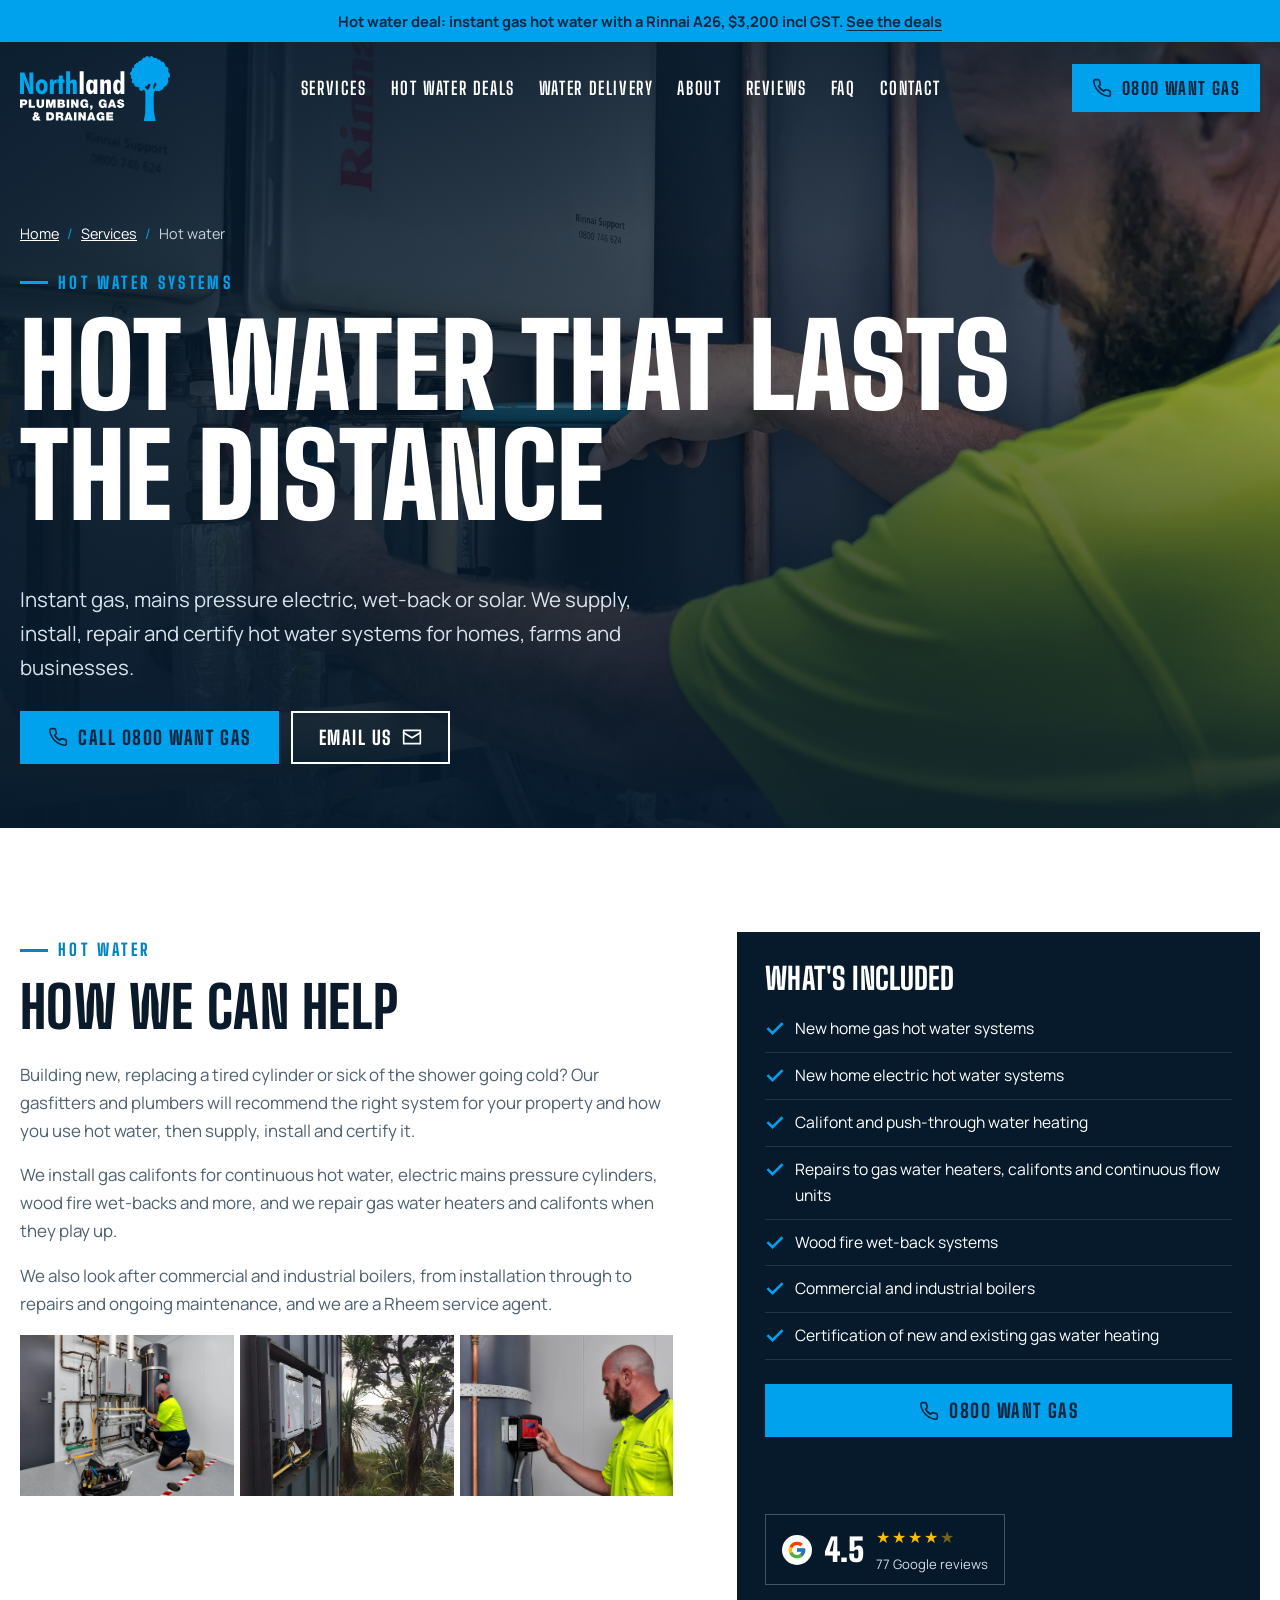
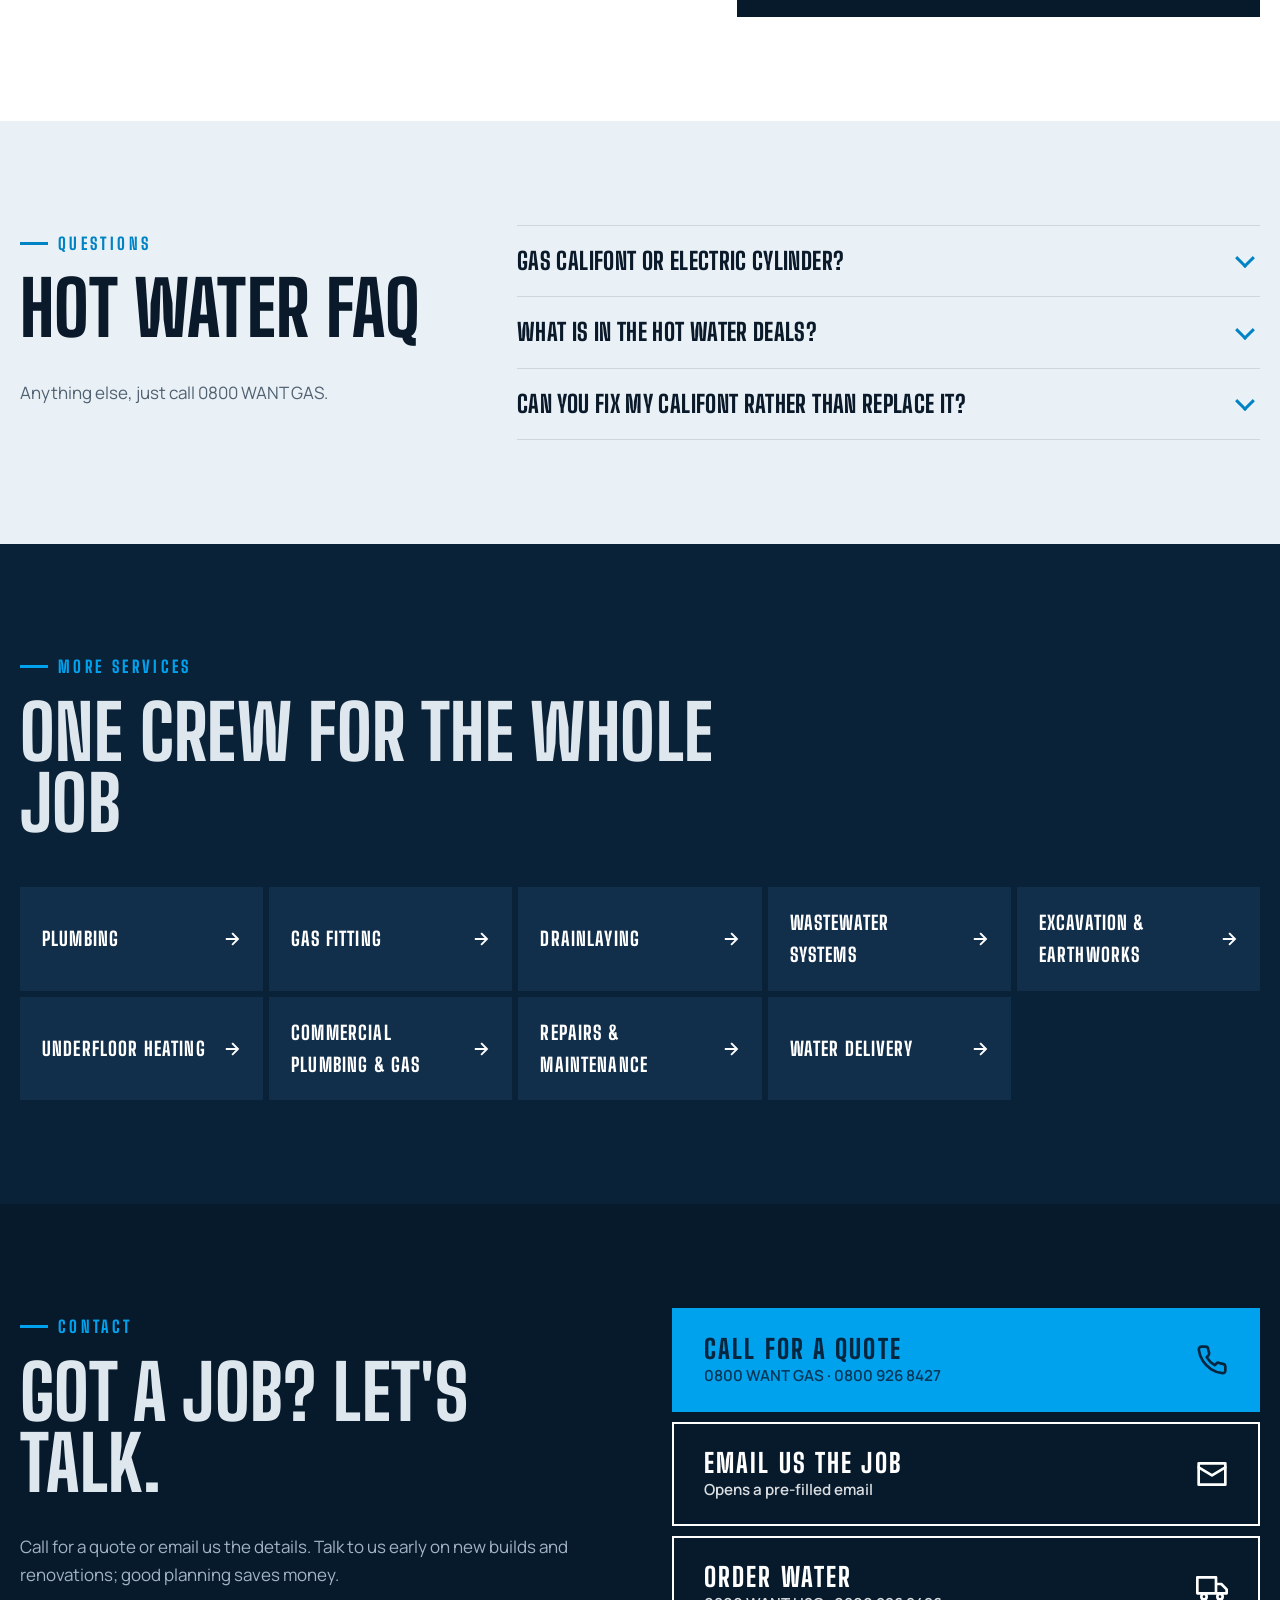
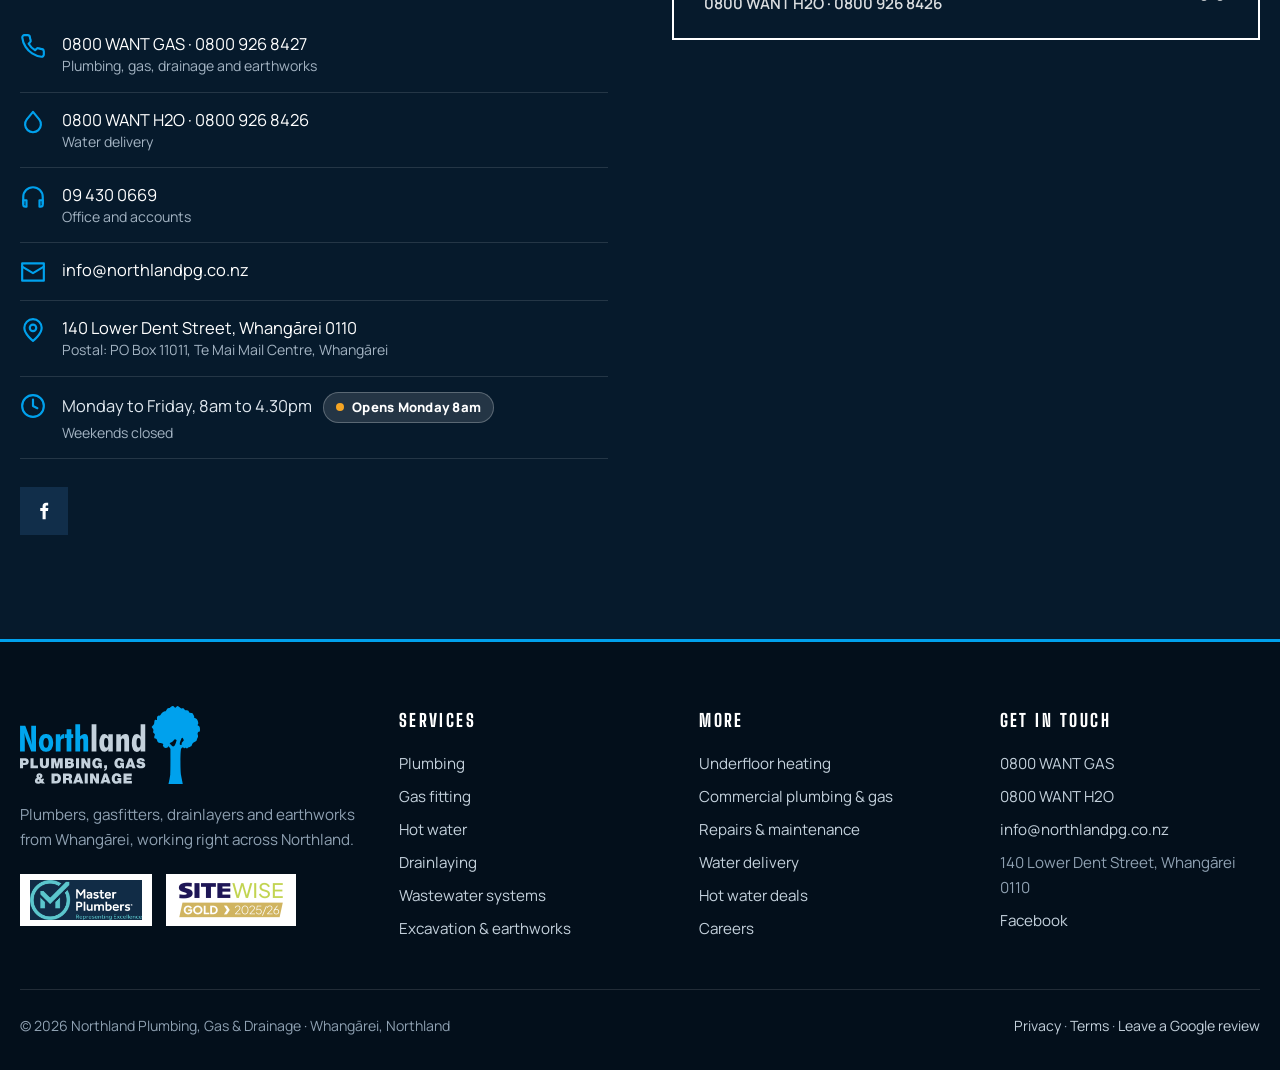
<file: services/hot-water.html>
<!DOCTYPE html>
<html lang="en-NZ">
<head>
<meta charset="utf-8">
<meta name="viewport" content="width=device-width, initial-scale=1, viewport-fit=cover">
<title>Hot water | Northland Plumbing, Gas &amp; Drainage, Whangārei</title>
<meta name="description" content="Instant gas, mains pressure electric, wet-back or solar. We supply, install, repair and certify hot water systems for homes, farms and businesses.">
<link rel="canonical" href="https://northland-plumbing-gas-drainage-dem.vercel.app/services/hot-water.html">
<meta name="theme-color" content="#061a2c">
<meta property="og:type" content="website">
<meta property="og:site_name" content="Northland Plumbing, Gas &amp; Drainage">
<meta property="og:title" content="Hot water | Northland Plumbing, Gas &amp; Drainage, Whangārei">
<meta property="og:description" content="Instant gas, mains pressure electric, wet-back or solar. We supply, install, repair and certify hot water systems for homes, farms and businesses.">
<meta property="og:url" content="https://northland-plumbing-gas-drainage-dem.vercel.app/services/hot-water.html">
<meta property="og:image" content="https://northland-plumbing-gas-drainage-dem.vercel.app/img/og-image.jpg">
<meta property="og:image:width" content="1200">
<meta property="og:image:height" content="630">
<meta name="twitter:card" content="summary_large_image">
<link rel="icon" href="../favicon.svg" type="image/svg+xml">
<link rel="apple-touch-icon" href="../img/apple-touch-icon.png">
<link rel="preconnect" href="https://fonts.googleapis.com">
<link rel="preconnect" href="https://fonts.gstatic.com" crossorigin>
<link href="https://fonts.googleapis.com/css2?family=Big+Shoulders+Display:wght@700;800;900&family=Manrope:wght@400;500;600;700;800&display=swap" rel="stylesheet">
<link rel="stylesheet" href="../styles.css">
<script>document.documentElement.classList.add('js')</script>
<script type="application/ld+json">{"@context": "https://schema.org", "@type": "Service", "name": "Hot water", "serviceType": "Hot water", "provider": {"@type": "Plumber", "name": "Northland Plumbing, Gas & Drainage", "telephone": "+64 800 926 8427", "url": "https://northland-plumbing-gas-drainage-dem.vercel.app/"}, "areaServed": "Northland, New Zealand", "description": "Instant gas, mains pressure electric, wet-back or solar. We supply, install, repair and certify hot water systems for homes, farms and businesses."}</script>
</head>
<body>
<a class="skip" href="#main">Skip to content</a>
<svg width="0" height="0" style="position:absolute" aria-hidden="true">
  <symbol id="i-phone" viewBox="0 0 24 24" fill="none" stroke="currentColor" stroke-width="2" stroke-linecap="round" stroke-linejoin="round"><path d="M22 16.9v3a2 2 0 0 1-2.2 2 19.8 19.8 0 0 1-8.6-3.1 19.5 19.5 0 0 1-6-6A19.8 19.8 0 0 1 2.1 4.2 2 2 0 0 1 4.1 2h3a2 2 0 0 1 2 1.7c.1 1 .4 1.9.7 2.8a2 2 0 0 1-.5 2.1L8 9.9a16 16 0 0 0 6 6l1.3-1.3a2 2 0 0 1 2.1-.4c.9.3 1.8.6 2.8.7a2 2 0 0 1 1.7 2z"/></symbol>
  <symbol id="i-mail" viewBox="0 0 24 24" fill="none" stroke="currentColor" stroke-width="2" stroke-linecap="round" stroke-linejoin="round"><rect x="2" y="4" width="20" height="16"/><path d="m22 7-10 6L2 7"/></symbol>
  <symbol id="i-pin" viewBox="0 0 24 24" fill="none" stroke="currentColor" stroke-width="2" stroke-linecap="round" stroke-linejoin="round"><path d="M20 10c0 6-8 12-8 12s-8-6-8-12a8 8 0 0 1 16 0z"/><circle cx="12" cy="10" r="3"/></symbol>
  <symbol id="i-clock" viewBox="0 0 24 24" fill="none" stroke="currentColor" stroke-width="2" stroke-linecap="round" stroke-linejoin="round"><circle cx="12" cy="12" r="10"/><path d="M12 6v6l4 2"/></symbol>
  <symbol id="i-check" viewBox="0 0 24 24" fill="none" stroke="currentColor" stroke-width="3" stroke-linecap="square"><path d="M20 6 9 17l-5-5"/></symbol>
  <symbol id="i-arrow" viewBox="0 0 24 24" fill="none" stroke="currentColor" stroke-width="2.5" stroke-linecap="square"><path d="M5 12h14M13 5l7 7-7 7"/></symbol>
  <symbol id="i-flame" viewBox="0 0 24 24" fill="none" stroke="currentColor" stroke-width="2" stroke-linecap="round" stroke-linejoin="round"><path d="M12 22c4 0 7-2.7 7-6.8 0-3.6-2.4-5.9-4.1-8.3-.4 2-1.4 3.2-2.6 3.8C12.6 7.2 11 4.3 8.6 2c.2 3.4-3.6 6.6-3.6 11.2C5 18.6 8 22 12 22z"/><path d="M12 22c-1.7 0-3-1.3-3-3.1 0-1.9 1.6-3 3-4.9 1.4 1.9 3 3 3 4.9 0 1.8-1.3 3.1-3 3.1z"/></symbol>
  <symbol id="i-drop" viewBox="0 0 24 24" fill="none" stroke="currentColor" stroke-width="2" stroke-linecap="round" stroke-linejoin="round"><path d="M12 2.7 6.3 9.6a7.3 7.3 0 1 0 11.4 0z"/></symbol>
  <symbol id="i-shield" viewBox="0 0 24 24" fill="none" stroke="currentColor" stroke-width="2" stroke-linecap="round" stroke-linejoin="round"><path d="M12 22s8-4 8-10V5l-8-3-8 3v7c0 6 8 10 8 10z"/><path d="m9 12 2 2 4-4"/></symbol>
  <symbol id="i-award" viewBox="0 0 24 24" fill="none" stroke="currentColor" stroke-width="2" stroke-linecap="round" stroke-linejoin="round"><circle cx="12" cy="8" r="6"/><path d="M15.5 13.2 17 22l-5-3-5 3 1.5-8.8"/></symbol>
  <symbol id="i-truck" viewBox="0 0 24 24" fill="none" stroke="currentColor" stroke-width="2" stroke-linecap="round" stroke-linejoin="round"><path d="M1 4h14v12H1zM15 9h4l4 4v3h-8z"/><circle cx="6" cy="18.5" r="2"/><circle cx="18" cy="18.5" r="2"/></symbol>
  <symbol id="i-wrench" viewBox="0 0 24 24" fill="none" stroke="currentColor" stroke-width="2" stroke-linecap="round" stroke-linejoin="round"><path d="M14.7 6.3a1 1 0 0 0 0 1.4l1.6 1.6a1 1 0 0 0 1.4 0l3.8-3.8a6 6 0 0 1-7.9 7.9l-6.9 6.9a2.1 2.1 0 0 1-3-3l6.9-6.9a6 6 0 0 1 7.9-7.9z"/></symbol>
  <symbol id="i-hat" viewBox="0 0 24 24" fill="none" stroke="currentColor" stroke-width="2" stroke-linecap="round" stroke-linejoin="round"><path d="M2 18h20M4 18v-3a8 8 0 0 1 16 0v3M10 7V5h4v2M12 7v6"/></symbol>
  <symbol id="i-digger" viewBox="0 0 24 24" fill="none" stroke="currentColor" stroke-width="2" stroke-linecap="round" stroke-linejoin="round"><rect x="2" y="15" width="12" height="5" rx="2.5"/><path d="M4 15v-4h6l2 4M10 11V7l6-3 5 6-2 2"/><path d="m19 12-1 3h3z"/></symbol>
  <symbol id="i-headset" viewBox="0 0 24 24" fill="none" stroke="currentColor" stroke-width="2" stroke-linecap="round" stroke-linejoin="round"><path d="M3 18v-6a9 9 0 0 1 18 0v6"/><path d="M21 19a2 2 0 0 1-2 2h-1v-6h3zM3 19a2 2 0 0 0 2 2h1v-6H3z"/></symbol>
  <symbol id="i-star" viewBox="0 0 24 24" fill="currentColor"><path d="m12 2 3.1 6.3 6.9 1-5 4.9 1.2 6.8L12 17.8 5.8 21l1.2-6.8-5-4.9 6.9-1z"/></symbol>
  <symbol id="i-fb" viewBox="0 0 24 24" fill="currentColor"><path d="M14 8.5V6.8c0-.8.2-1.3 1.4-1.3H17V2.2c-.3 0-1.3-.1-2.5-.1-2.5 0-4.2 1.5-4.2 4.3v2.1H7.5V12h2.8v10H14V12h2.8l.4-3.5z"/></symbol>
  <symbol id="i-g" viewBox="0 0 48 48"><path fill="#FFC107" d="M43.6 20.1H42V20H24v8h11.3C33.7 32.7 29.2 36 24 36c-6.6 0-12-5.4-12-12s5.4-12 12-12c3.1 0 5.8 1.2 7.9 3.1l5.7-5.7C34 6.1 29.3 4 24 4 12.9 4 4 12.9 4 24s8.9 20 20 20 20-8.9 20-20c0-1.3-.1-2.6-.4-3.9z"/><path fill="#FF3D00" d="m6.3 14.7 6.6 4.8C14.7 15.1 19 12 24 12c3.1 0 5.8 1.2 7.9 3.1l5.7-5.7C34 6.1 29.3 4 24 4 16.3 4 9.7 8.3 6.3 14.7z"/><path fill="#4CAF50" d="M24 44c5.2 0 9.9-2 13.4-5.2l-6.2-5.2A11.9 11.9 0 0 1 24 36c-5.2 0-9.6-3.3-11.3-8l-6.5 5C9.5 39.6 16.2 44 24 44z"/><path fill="#1976D2" d="M43.6 20.1H42V20H24v8h11.3a12 12 0 0 1-4.1 5.6l6.2 5.2C36.9 39.2 44 34 44 24c0-1.3-.1-2.6-.4-3.9z"/></symbol>
  <symbol id="i-logo" viewBox="0 0 177.017 76.773"><path fill="currentColor" d="M123.169 17.93h-4.536v12.261a5.92 5.92 0 0 0-1.654-1.94 3.4 3.4 0 0 0-2-.64 4.107 4.107 0 0 0-3.723 2.26 12.912 12.912 0 0 0-1.316 6.433 13.545 13.545 0 0 0 1.282 6.52 3.975 3.975 0 0 0 3.619 2.294 3.552 3.552 0 0 0 2.174-.7 5.538 5.538 0 0 0 1.619-2.122v2.477h4.537Zm-5 21.864a1.568 1.568 0 0 1-1.515 1.117 1.663 1.663 0 0 1-1.55-1.212 9.908 9.908 0 0 1-.511-3.653 9.9 9.9 0 0 1 .459-3.55 1.543 1.543 0 0 1 1.481-1.093 1.661 1.661 0 0 1 1.6 1.082 9.144 9.144 0 0 1 .493 3.524 10.976 10.976 0 0 1-.459 3.784m-10.885 4.979v-11.6q0-3.308-.779-4.434a3.136 3.136 0 0 0-2.771-1.125 4.954 4.954 0 0 0-2.606.692 6.523 6.523 0 0 0-2.07 2.113v-2.634h-4.364v16.989h4.693V34.694a4.175 4.175 0 0 1 .4-2.113 1.412 1.412 0 0 1 1.3-.64 1.285 1.285 0 0 1 1.177.545 4.038 4.038 0 0 1 .347 2v10.287ZM91.253 27.784h-4.4v2.6a6.607 6.607 0 0 0-1.741-2.1 3.4 3.4 0 0 0-2.052-.675 4.11 4.11 0 0 0-3.715 2.269 12.85 12.85 0 0 0-1.325 6.425 13.343 13.343 0 0 0 1.29 6.529 4.067 4.067 0 0 0 3.715 2.251 3.492 3.492 0 0 0 2.122-.71 6.153 6.153 0 0 0 1.706-2.113v2.512h4.4Zm-4.901 11.933a1.681 1.681 0 0 1-1.611 1.16 1.662 1.662 0 0 1-1.55-1.2 9.775 9.775 0 0 1-.511-3.628 9.776 9.776 0 0 1 .459-3.524 1.542 1.542 0 0 1 1.481-1.083 1.781 1.781 0 0 1 1.689 1.126 8.275 8.275 0 0 1 .546 3.446 10.011 10.011 0 0 1-.5 3.706M75.133 17.93h-4.7v26.842h4.7Z"/> <path d="M67.008 44.772v-11.6q0-3.343-.779-4.451a3.157 3.157 0 0 0-2.771-1.108 5.032 5.032 0 0 0-2.329.546 6.558 6.558 0 0 0-2.017 1.689V17.93h-4.694v26.842h4.693V34.693a4.187 4.187 0 0 1 .4-2.113 1.412 1.412 0 0 1 1.3-.64 1.286 1.286 0 0 1 1.177.546 4.045 4.045 0 0 1 .347 2v10.286Zm-16.487 0V31.438h1.849v-3.654h-1.848v-4.9h-4.676v4.9h-1.853v3.654h1.853v13.334Zm-10.633 0v-7.983q0-3.1.667-3.974a3.015 3.015 0 0 1 2.52-.874h.312v-4.469a3.471 3.471 0 0 0-2.3.84 5.61 5.61 0 0 0-1.527 2.485v-3.013h-4.365v16.988Zm-9.125-14.919a6.291 6.291 0 0 0-5.161-2.381 6.273 6.273 0 0 0-5.152 2.373 9.911 9.911 0 0 0-1.913 6.407 10.007 10.007 0 0 0 1.913 6.451 6.263 6.263 0 0 0 5.152 2.381 6.288 6.288 0 0 0 5.152-2.39 9.958 9.958 0 0 0 1.931-6.443 9.891 9.891 0 0 0-1.922-6.4m-7.083 9.9a7.46 7.46 0 0 1-.675-3.533 7.418 7.418 0 0 1 .675-3.516 2.121 2.121 0 0 1 3.853.009 7.347 7.347 0 0 1 .684 3.507 7.4 7.4 0 0 1-.684 3.524 2.121 2.121 0 0 1-3.853.009M4.699 44.772V34.139q0-2.563-.086-4.407t-.26-3.315l.433 1.628q.589 2.269.727 2.58l5.542 14.149h4.676V19.488h-4.676v9.715q0 1.94.19 4.183t.589 4.926q-.52-1.835-.926-3.195t-.633-2.017L5.17 19.488H.058v25.284Z" fill="#00a6ee"/> <path d="M160.202 34.99c-.746.746-1.424 1.221-1.152 2.238.046.173.116.426.2.7-.6.311-1.793.785-2.095-.2-.337-1.1 1.183-4.761 1.716-5.992a1.941 1.941 0 0 1 .521-.414c.678-.339 1.221 1.288 1.56 1.9s0 1.017-.746 1.763m-6.306-1.627c.046.037.076.055.117.085-.148.678-1.244 5.757-2.822 6.261-1.238.4-3.084-2.036-4.1-2.943.279-.209.733-.354.917-.721.407-.814.938-.172 1.48-.646a9.226 9.226 0 0 0 2.1-2.17c.542-.949 1.29-.679 2.305.135m22.784-12.816c-.407-1.492-1.9-1.085-1.967-1.7s.746-1.22.611-2.1a7.3 7.3 0 0 0-.882-2.984c-.678-1.152-2.305-1.7-3.029-2.1s.316-1.627-.294-2.1-.678-1.763-1.289-2.305-2.576-.339-3.323-.882-.135-1.017-.881-1.7-2.238-.474-2.984-.542-.882-1.288-1.7-1.7-1.7.136-2.373.068S156.065 0 155.111 0s-1.627 1.357-2.236 1.627-1.353-1.288-2.506-1.559-2.305 1.289-2.916 1.763-1.492.2-2.373.678-.814 1.7-1.7 2.373-2.17.61-2.713.949a11.525 11.525 0 0 0-2.527 2.916c-.561 1.017-2.219.2-2.965 1.289s-.407 3.187-.407 3.677-1.9-.761-2.305.188-.271 2.305-.61 3.526-1.966 2.238-2.238 3.051 1.085 1.492 1.492 2.645-.271 1.627-.271 2.441 1.085 1.152 1.627 1.966-.746 2.509-.407 3.8.814.271 1.7.949.61.271 1.356 2.509 4.069 1.56 5.483 2.441-1.075.067.417 2.712c.731 1.931 3.391 1.15 3.391 1.15.949-1.356 1.618-.016 1.278-.762-.248-.546.093-.515.428-.74 2.148 2.112 1.82 3.4 1.82 3.4s.11 21.035-.161 24.29a85.833 85.833 0 0 1-1.737 9.344l14.1.148s-.725-3.783-1.674-8.53-.814-24.972 0-26.192a2.708 2.708 0 0 1 1.873-1.376c.291.48.61.824.954.824 1.085 0 .949-1.017 2.034-.135s1.967-.271 2.509-.679 1.627-.678 2.577-1.22.475-1.424 1.289-2.509 2.1-1.492 3.255-2.17.814-1.967 1.492-2.984a3.928 3.928 0 0 0 .474-3.255 2.824 2.824 0 0 1 .2-2.712c.61-1.153 1.56-.271 1.763-1.085a10.18 10.18 0 0 0-.2-4.2" fill="#00a1ed"/> <path fill="currentColor" d="M114.392 57.813c.027 3.124 3.193 3.522 4.3 3.522 2.179 0 4.523-.822 4.523-3.371 0-1.8-1.37-2.44-2.755-2.823s-2.782-.534-2.836-1.233c0-.548.671-.658 1.083-.658a1.566 1.566 0 0 1 .891.246.75.75 0 0 1 .356.781h2.85c-.082-2.385-1.96-3.194-4.084-3.194-2.015 0-3.947.973-3.947 3.234 0 1.973 1.768 2.4 3.317 2.837 1.685.48 2.11.617 2.11 1.123 0 .727-.754.891-1.247.891a1.391 1.391 0 0 1-1.439-.712 1.812 1.812 0 0 1-.109-.644Zm-10.826 3.289h3.029l.439-1.4h3.111l.411 1.4h3.125l-3.563-9.785h-2.948Zm4.125-3.495.945-3.015h.028l.877 3.015Zm-7.291 3.495h1.905v-5.385h-4v2.1h1.33a1.5 1.5 0 0 1-1.563 1.083 2.239 2.239 0 0 1-2.206-2.522c0-.671-.069-2.85 2-2.85a1.432 1.432 0 0 1 1.426 1.22h2.891a4.222 4.222 0 0 0-4.509-3.659c-2.207 0-4.824 1.494-4.824 5.222 0 2.782 1.782 5.03 4.673 5.03a3.427 3.427 0 0 0 2.777-1.239Zm-17.651 0h1.22a1.366 1.366 0 0 1-1.22 1.288v1.193a3.542 3.542 0 0 0 1.179-.165A2.737 2.737 0 0 0 85.6 60.54v-2.151h-2.85Zm-4.139 0h1.905v-5.385h-4v2.1h1.33a1.5 1.5 0 0 1-1.563 1.083 2.239 2.239 0 0 1-2.206-2.522c0-.671-.069-2.85 2-2.85a1.432 1.432 0 0 1 1.426 1.22h2.891a4.222 4.222 0 0 0-4.509-3.659c-2.207 0-4.824 1.494-4.824 5.222 0 2.782 1.782 5.03 4.673 5.03a3.427 3.427 0 0 0 2.782-1.233Zm-18.309 0h2.85v-5.345h.028l3 5.345h2.933v-9.785h-2.85v5.235h-.028l-2.85-5.235H60.3Zm-5.235 0h3.014v-9.785h-3.015Zm-7.8-7.455h1.59c.617 0 1.028.178 1.028.671 0 .631-.4.808-1.028.808h-1.59Zm-3.014 7.455H49.8c1.727 0 3.426-1.014 3.426-2.974a2.387 2.387 0 0 0-1.7-2.439 2.015 2.015 0 0 0 1.206-1.919c0-1-.548-2.453-3.125-2.453h-5.355Zm3.015-4.15h1.892c.712 0 1.055.315 1.055.891 0 .754-.548.932-1.178.932h-1.769Zm-16.624 4.15h2.851v-6.276h.027l1.7 6.277h2.248l1.7-6.277h.027v6.276h2.851v-9.785h-4.29l-1.4 5.756h-.028l-1.4-5.756h-4.29Zm-2.165-9.785h-3.015v5.335c0 1 0 2.247-1.425 2.247-1.467 0-1.467-1.247-1.467-2.247v-5.335h-3.015v6c0 2.714 1.481 4.016 4.468 4.016s4.454-1.3 4.454-4.016Zm-18.172 9.785h7.346v-2.507h-4.331v-7.278h-3.015Zm-7.291-7.277h1.343c.741 0 1.426.055 1.426.945 0 .987-.822 1.042-1.6 1.042H3.015ZM0 61.102h3.015v-2.96H4.8c2.247 0 3.837-1.11 3.837-3.481a3.318 3.318 0 0 0-3.591-3.344H0Z"/> <path fill="currentColor" d="M101.804 76.268h8.251v-2.507h-5.235v-1.22h4.619v-2.33h-4.619v-1.22h5.085v-2.508h-8.1Zm-4.057 0h1.905v-5.386h-4v2.1h1.33a1.5 1.5 0 0 1-1.563 1.083 2.239 2.239 0 0 1-2.206-2.522c0-.671-.069-2.85 2-2.85a1.432 1.432 0 0 1 1.426 1.22h2.887a4.223 4.223 0 0 0-4.509-3.659c-2.207 0-4.824 1.494-4.824 5.222 0 2.782 1.782 5.03 4.673 5.03a3.427 3.427 0 0 0 2.782-1.233Zm-18.706 0h3.029l.438-1.4h3.111l.411 1.4h3.124l-3.563-9.785h-2.946Zm4.125-3.495.945-3.015h.027l.878 3.015Zm-14.281 3.495h2.851v-5.345h.027l3 5.345h2.933v-9.785h-2.849v5.235h-.027l-2.851-5.235h-3.084Zm-5.235 0h3.015v-9.785H63.65Zm-11.443 0h3.029l.438-1.4h3.111l.411 1.4h3.124l-3.563-9.785h-2.946Zm4.125-3.495.945-3.015h.028l.877 3.015ZM45.3 68.812h1.411c1.152 0 1.494.356 1.494.973 0 .877-.768.973-1.33.973H45.3Zm-3.015 7.455H45.3v-3.412h1.6c1.192 0 1.274.973 1.357 1.9a7.039 7.039 0 0 0 .246 1.508h3.023a6.44 6.44 0 0 1-.329-2.1 2.667 2.667 0 0 0-1.439-2.44 2.513 2.513 0 0 0 1.467-2.453c0-1.85-1.481-2.8-3.194-2.8h-5.746ZM33.98 68.99h.959a2.163 2.163 0 0 1 2.371 2.33c0 .918-.274 2.44-2.152 2.44H33.98Zm-3.015 7.277h4.361c3.412 0 5-1.9 5-4.906 0-2.467-1.152-4.879-4.413-4.879h-4.948Zm-9.662 0h3.207l-2-2.4a4.537 4.537 0 0 0 1.151-2.371h-2.262a1.769 1.769 0 0 1-.356.74l-.754-.932a3.07 3.07 0 0 0 1.8-2.522c0-1.74-1.316-2.535-3.138-2.535a2.724 2.724 0 0 0-2.906 2.535 2.643 2.643 0 0 0 .768 1.782 3.392 3.392 0 0 0-2.179 2.755 3.144 3.144 0 0 0 3.33 3.18 4.122 4.122 0 0 0 2.8-.918Zm-1.987-2.522a1.807 1.807 0 0 1-1.151.589.938.938 0 0 1-.932-.918c0-.493.548-.85.945-1.056Zm-.945-5a.7.7 0 0 1 .726-.671.649.649 0 0 1 .658.658 1.246 1.246 0 0 1-.781 1.014c-.246-.287-.6-.658-.6-1"/></symbol>
</svg>
<div class="ribbon"><span class="rl">Hot water deal: </span>instant gas hot water with a Rinnai A26, $3,200 incl GST. <a href="../index.html#deals">See the deals</a></div>
<header class="nav" id="nav">
  <div class="wrap">
    <a href="../index.html" class="logo" aria-label="Northland Plumbing, Gas &amp; Drainage home"><svg viewBox="0 0 177.017 76.773" role="img" aria-label="Northland Plumbing, Gas &amp; Drainage"><use href="#i-logo"/></svg></a>
    <ul class="nav-links" id="navLinks">
      <li><a href="../index.html#services">Services</a></li><li><a href="../index.html#deals">Hot water deals</a></li><li><a href="../index.html#water">Water delivery</a></li><li><a href="../index.html#about">About</a></li><li><a href="../index.html#reviews">Reviews</a></li><li><a href="../index.html#faq">FAQ</a></li><li><a href="../index.html#contact">Contact</a></li>
    </ul>
    <div class="nav-right">
      <a class="btn btn-primary nav-call" href="tel:08009268427"><svg class="icon" aria-hidden="true"><use href="#i-phone"/></svg><span class="label">0800 WANT GAS</span></a>
      <button class="burger" id="burger" aria-label="Open menu" aria-expanded="false" aria-controls="navLinks">
        <svg viewBox="0 0 24 24" fill="none" stroke="currentColor" stroke-width="2.4" stroke-linecap="square"><path d="M3 6h18M3 12h18M3 18h18"/></svg>
      </button>
    </div>
  </div>
</header>

<main id="main">
<section class="page-hero">
  <img src="../img/hot-water-rinnai-1920.webp" srcset="../img/hot-water-rinnai-1080.webp 1080w, ../img/hot-water-rinnai-1920.webp 1920w" sizes="100vw" alt="Hot water" width="1920" height="1280" fetchpriority="high">
  <div class="wrap">
    <ol class="crumbs hero-fade"><li><a href="../index.html">Home</a></li><li><a href="../index.html#services">Services</a></li><li>Hot water</li></ol>
    <span class="eyebrow hero-fade">Hot water systems</span>
    <h1 class="hero-fade">Hot water that lasts the distance</h1>
    <p class="lead hero-fade">Instant gas, mains pressure electric, wet-back or solar. We supply, install, repair and certify hot water systems for homes, farms and businesses.</p>
    <div class="hero-ctas hero-fade" style="display:flex;flex-wrap:wrap;gap:12px;margin-top:26px">
      <a class="btn btn-primary" href="tel:08009268427"><svg class="icon" aria-hidden="true"><use href="#i-phone"/></svg>Call 0800 WANT GAS</a>
      <a class="btn btn-ghost" href="https://mail.google.com/mail/?view=cm&amp;fs=1&amp;to=info%40northlandpg.co.nz&amp;su=Hot%20water%20enquiry&amp;body=Hi%20Northland%20Plumbing%2C%20Gas%20%26%20Drainage%2C%0A%0AI%27d%20like%20a%20quote%20for%20hot%20water%3A%0A%0AAddress%3A%0A%0AThanks" target="_blank" rel="noopener">Email us <svg class="icon" aria-hidden="true"><use href="#i-mail"/></svg></a>
    </div>
  </div>
</section>

<section class="band-light">
  <div class="wrap svc-body">
    <div class="prose">
      <span class="eyebrow reveal">Hot water</span>
      <h2 class="reveal">How we can help</h2>
      <p class="reveal">Building new, replacing a tired cylinder or sick of the shower going cold? Our gasfitters and plumbers will recommend the right system for your property and how you use hot water, then supply, install and certify it.</p><p class="reveal">We install gas califonts for continuous hot water, electric mains pressure cylinders, wood fire wet-backs and more, and we repair gas water heaters and califonts when they play up.</p><p class="reveal">We also look after commercial and industrial boilers, from installation through to repairs and ongoing maintenance, and we are a Rheem service agent.</p>
      <div class="svc-photos reveal"><img src="../img/hero-hot-water-install-1920.webp" srcset="../img/hero-hot-water-install-1080.webp 1080w, ../img/hero-hot-water-install-1920.webp 1920w" sizes="(max-width:600px) 50vw, 33vw" alt="Hot water work by Northland Plumbing, Gas &amp; Drainage" width="1920" height="1280" decoding="async"><img src="../img/outdoor-califonts-1920.webp" srcset="../img/outdoor-califonts-1080.webp 1080w, ../img/outdoor-califonts-1920.webp 1920w" sizes="(max-width:600px) 50vw, 33vw" alt="Hot water work by Northland Plumbing, Gas &amp; Drainage" width="1920" height="1440" decoding="async"><img src="../img/control-panel-1920.webp" srcset="../img/control-panel-1080.webp 1080w, ../img/control-panel-1920.webp 1920w" sizes="(max-width:600px) 50vw, 33vw" alt="Hot water work by Northland Plumbing, Gas &amp; Drainage" width="1920" height="1280" decoding="async"></div>
      
      
    </div>
    <aside class="svc-aside reveal">
      <h3>What's included</h3>
      <ul><li><svg class="" aria-hidden="true"><use href="#i-check"/></svg>New home gas hot water systems</li><li><svg class="" aria-hidden="true"><use href="#i-check"/></svg>New home electric hot water systems</li><li><svg class="" aria-hidden="true"><use href="#i-check"/></svg>Califont and push-through water heating</li><li><svg class="" aria-hidden="true"><use href="#i-check"/></svg>Repairs to gas water heaters, califonts and continuous flow units</li><li><svg class="" aria-hidden="true"><use href="#i-check"/></svg>Wood fire wet-back systems</li><li><svg class="" aria-hidden="true"><use href="#i-check"/></svg>Commercial and industrial boilers</li><li><svg class="" aria-hidden="true"><use href="#i-check"/></svg>Certification of new and existing gas water heating</li></ul>
      <a class="btn btn-primary" href="tel:08009268427"><svg class="icon" aria-hidden="true"><use href="#i-phone"/></svg>0800 WANT GAS</a>
      <a class="btn btn-ghost" href="https://mail.google.com/mail/?view=cm&amp;fs=1&amp;to=info%40northlandpg.co.nz&amp;su=Hot%20water%20enquiry&amp;body=Hi%20Northland%20Plumbing%2C%20Gas%20%26%20Drainage%2C%0A%0AI%27d%20like%20a%20quote%20for%20hot%20water%3A%0A%0AAddress%3A%0A%0AThanks" target="_blank" rel="noopener"><svg class="icon" aria-hidden="true"><use href="#i-mail"/></svg>Email the team</a>
      <a class="rating" style="margin-top:14px" href="https://www.google.com/search?q=Northland+Plumbing+Gas+%26+Drainage+Whangarei#lrd=0x6d0b7f5d0de557a1:0x5102cbeec86a214e,1,,,," target="_blank" rel="noopener" aria-label="Rated 4.5 out of 5 from 77 Google reviews"><svg class="g" viewBox="0 0 48 48" aria-hidden="true"><use href="#i-g"/></svg><span class="num">4.5</span><div><span class="stars" aria-hidden="true">★★★★<span style="opacity:.45">★</span></span><small>77 Google reviews</small></div></a>
    </aside>
  </div>
</section>

<section class="band-mist">
  <div class="wrap faq-grid">
    <div class="faq-side"><span class="eyebrow reveal">Questions</span><h2 class="reveal">Hot water FAQ</h2><p class="muted reveal">Anything else, just call 0800 WANT GAS.</p></div>
    <div class="faq-list reveal">
      <details><summary>Gas califont or electric cylinder?</summary><p>It depends on your gas supply, how many people are in the house and where the unit can go. Califonts give continuous hot water; mains pressure cylinders give strong pressure from stored water. We will talk you through it.</p></details>
      <details><summary>What is in the hot water deals?</summary><p>Right now: a Rinnai A26 gas califont conversion for $3,200 incl GST, or a Dux mains pressure electric cylinder upgrade for $2,950 incl GST. Electrical work is not included and terms apply.</p></details>
      <details><summary>Can you fix my califont rather than replace it?</summary><p>Often, yes. We repair gas water heaters, califonts and continuous flow units, and we will tell you straight if replacing makes more sense.</p></details>
    </div>
  </div>
</section>

<section class="band-dark">
  <div class="wrap">
    <div class="section-head"><div><span class="eyebrow reveal">More services</span><h2 class="reveal">One crew for the whole job</h2></div></div>
    <div class="other-svcs reveal"><a href="plumbing.html">Plumbing<svg class="" aria-hidden="true"><use href="#i-arrow"/></svg></a><a href="gas-fitting.html">Gas fitting<svg class="" aria-hidden="true"><use href="#i-arrow"/></svg></a><a href="drainlaying.html">Drainlaying<svg class="" aria-hidden="true"><use href="#i-arrow"/></svg></a><a href="wastewater.html">Wastewater systems<svg class="" aria-hidden="true"><use href="#i-arrow"/></svg></a><a href="excavation-earthworks.html">Excavation & earthworks<svg class="" aria-hidden="true"><use href="#i-arrow"/></svg></a><a href="underfloor-heating.html">Underfloor heating<svg class="" aria-hidden="true"><use href="#i-arrow"/></svg></a><a href="commercial-plumbing.html">Commercial plumbing & gas<svg class="" aria-hidden="true"><use href="#i-arrow"/></svg></a><a href="repairs-maintenance.html">Repairs & maintenance<svg class="" aria-hidden="true"><use href="#i-arrow"/></svg></a><a href="water-delivery.html">Water delivery<svg class="" aria-hidden="true"><use href="#i-arrow"/></svg></a></div>
  </div>
</section>

<section id="contact" class="contact">
  <div class="wrap contact-grid">
    <div>
      <span class="eyebrow reveal">Contact</span>
      <h2 class="reveal">Got a job? Let's talk.</h2>
      <p class="muted reveal">Call for a quote or email us the details. Talk to us early on new builds and renovations; good planning saves money.</p>
      <ul class="contact-rows reveal">
        <li><svg class="icon" aria-hidden="true"><use href="#i-phone"/></svg><div><a href="tel:08009268427">0800 WANT GAS &middot; 0800 926 8427</a><small>Plumbing, gas, drainage and earthworks</small></div></li>
        <li><svg class="icon" aria-hidden="true"><use href="#i-drop"/></svg><div><a href="tel:08009268426">0800 WANT H2O &middot; 0800 926 8426</a><small>Water delivery</small></div></li>
        <li><svg class="icon" aria-hidden="true"><use href="#i-headset"/></svg><div><a href="tel:+6494300669">09 430 0669</a><small>Office and accounts</small></div></li>
        <li><svg class="icon" aria-hidden="true"><use href="#i-mail"/></svg><div><a href="https://mail.google.com/mail/?view=cm&amp;fs=1&amp;to=info%40northlandpg.co.nz&amp;su=Job%20enquiry&amp;body=Hi%20Northland%20Plumbing%2C%20Gas%20%26%20Drainage%2C%0A%0AI%27d%20like%20a%20quote%20for%3A%0A%0AJob%20address%3A%0A%0ABest%20number%20to%20reach%20me%3A%0A%0AThanks" target="_blank" rel="noopener">info&#64;northlandpg.co.nz</a></div></li>
        <li><svg class="icon" aria-hidden="true"><use href="#i-pin"/></svg><div><a href="https://www.google.com/maps/place/Northland+Plumbing+Gas+%26+Drainage/@-35.7273589,174.3290948,17z" target="_blank" rel="noopener">140 Lower Dent Street, Whangārei 0110</a><small>Postal: PO Box 11011, Te Mai Mail Centre, Whangārei</small></div></li>
        <li><svg class="icon" aria-hidden="true"><use href="#i-clock"/></svg><div>Monday to Friday, 8am to 4.30pm <span class="open-badge" data-open-badge hidden></span><small>Weekends closed</small></div></li>
      </ul>
      <div class="socials reveal">
        <a href="https://www.facebook.com/NorthlandPG/" target="_blank" rel="noopener" aria-label="Northland Plumbing, Gas &amp; Drainage on Facebook"><svg class="" aria-hidden="true"><use href="#i-fb"/></svg></a>
      </div>
    </div>
    <div class="contact-actions">
      <a class="btn btn-primary reveal" href="tel:08009268427"><span>Call for a quote<small>0800 WANT GAS &middot; 0800 926 8427</small></span><svg class="icon" aria-hidden="true"><use href="#i-phone"/></svg></a>
      <a class="btn btn-ghost reveal" href="https://mail.google.com/mail/?view=cm&amp;fs=1&amp;to=info%40northlandpg.co.nz&amp;su=Job%20enquiry&amp;body=Hi%20Northland%20Plumbing%2C%20Gas%20%26%20Drainage%2C%0A%0AI%27d%20like%20a%20quote%20for%3A%0A%0AJob%20address%3A%0A%0ABest%20number%20to%20reach%20me%3A%0A%0AThanks" target="_blank" rel="noopener"><span>Email us the job<small>Opens a pre-filled email</small></span><svg class="icon" aria-hidden="true"><use href="#i-mail"/></svg></a>
      <a class="btn btn-ghost reveal" href="tel:08009268426"><span>Order water<small>0800 WANT H2O &middot; 0800 926 8426</small></span><svg class="icon" aria-hidden="true"><use href="#i-truck"/></svg></a>
    </div>
  </div>
</section>

</main>
<footer class="footer">
  <div class="wrap">
    <div class="footer-grid">
      <div>
        <a href="../index.html" class="logo" aria-label="Home"><svg viewBox="0 0 177.017 76.773" role="img" aria-label="Northland Plumbing, Gas &amp; Drainage"><use href="#i-logo"/></svg></a>
        <p style="margin-top:18px">Plumbers, gasfitters, drainlayers and earthworks from Whangārei, working right across Northland.</p>
        <div class="badges">
          <img src="../img/brands/logo-master-plumbers.png" alt="Master Plumbers member" width="420" height="150">
          <img src="../img/brands/logo-sitewise-gold-2025.png" alt="Sitewise Gold 2025/2026" width="440" height="160">
        </div>
      </div>
      <div><h4>Services</h4><ul><li><a href="../services/plumbing.html">Plumbing</a></li><li><a href="../services/gas-fitting.html">Gas fitting</a></li><li><a href="../services/hot-water.html">Hot water</a></li><li><a href="../services/drainlaying.html">Drainlaying</a></li><li><a href="../services/wastewater.html">Wastewater systems</a></li><li><a href="../services/excavation-earthworks.html">Excavation & earthworks</a></li></ul></div>
      <div><h4>More</h4><ul><li><a href="../services/underfloor-heating.html">Underfloor heating</a></li><li><a href="../services/commercial-plumbing.html">Commercial plumbing & gas</a></li><li><a href="../services/repairs-maintenance.html">Repairs & maintenance</a></li><li><a href="../services/water-delivery.html">Water delivery</a></li><li><a href="../index.html#deals">Hot water deals</a></li><li><a href="https://www.trademe.co.nz/a/jobs/trades-services/plumbing/northland/whangarei/full-time/listing/5898594577" target="_blank" rel="noopener">Careers</a></li></ul></div>
      <div><h4>Get in touch</h4><ul>
        <li><a href="tel:08009268427">0800 WANT GAS</a></li>
        <li><a href="tel:08009268426">0800 WANT H2O</a></li>
        <li><a href="https://mail.google.com/mail/?view=cm&amp;fs=1&amp;to=info%40northlandpg.co.nz&amp;su=Enquiry&amp;body=Hi%20team%2C" target="_blank" rel="noopener">info&#64;northlandpg.co.nz</a></li>
        <li>140 Lower Dent Street, Whangārei 0110</li>
        <li><a href="https://www.facebook.com/NorthlandPG/" target="_blank" rel="noopener">Facebook</a></li>
      </ul></div>
    </div>
    <div class="footer-bottom">
      <span>&copy; <span id="year">2026</span> Northland Plumbing, Gas & Drainage &middot; Whangārei, Northland</span>
      <span><a href="../privacy.html">Privacy</a> &middot; <a href="../terms.html">Terms</a> &middot; <a href="https://www.google.com/search?q=Northland+Plumbing+Gas+%26+Drainage+Whangarei#lrd=0x6d0b7f5d0de557a1:0x5102cbeec86a214e,3,,,," target="_blank" rel="noopener">Leave a Google review</a></span>
    </div>
  </div>
</footer>
<nav class="callbar" aria-label="Quick contact">
  <a class="c1" href="tel:08009268427"><svg class="" aria-hidden="true"><use href="#i-phone"/></svg>Call now</a>
  <a class="c2" href="../index.html#contact"><svg class="" aria-hidden="true"><use href="#i-mail"/></svg>Get a quote</a>
</nav>
<script src="../app.js"></script>
</body>
</html>
</file>
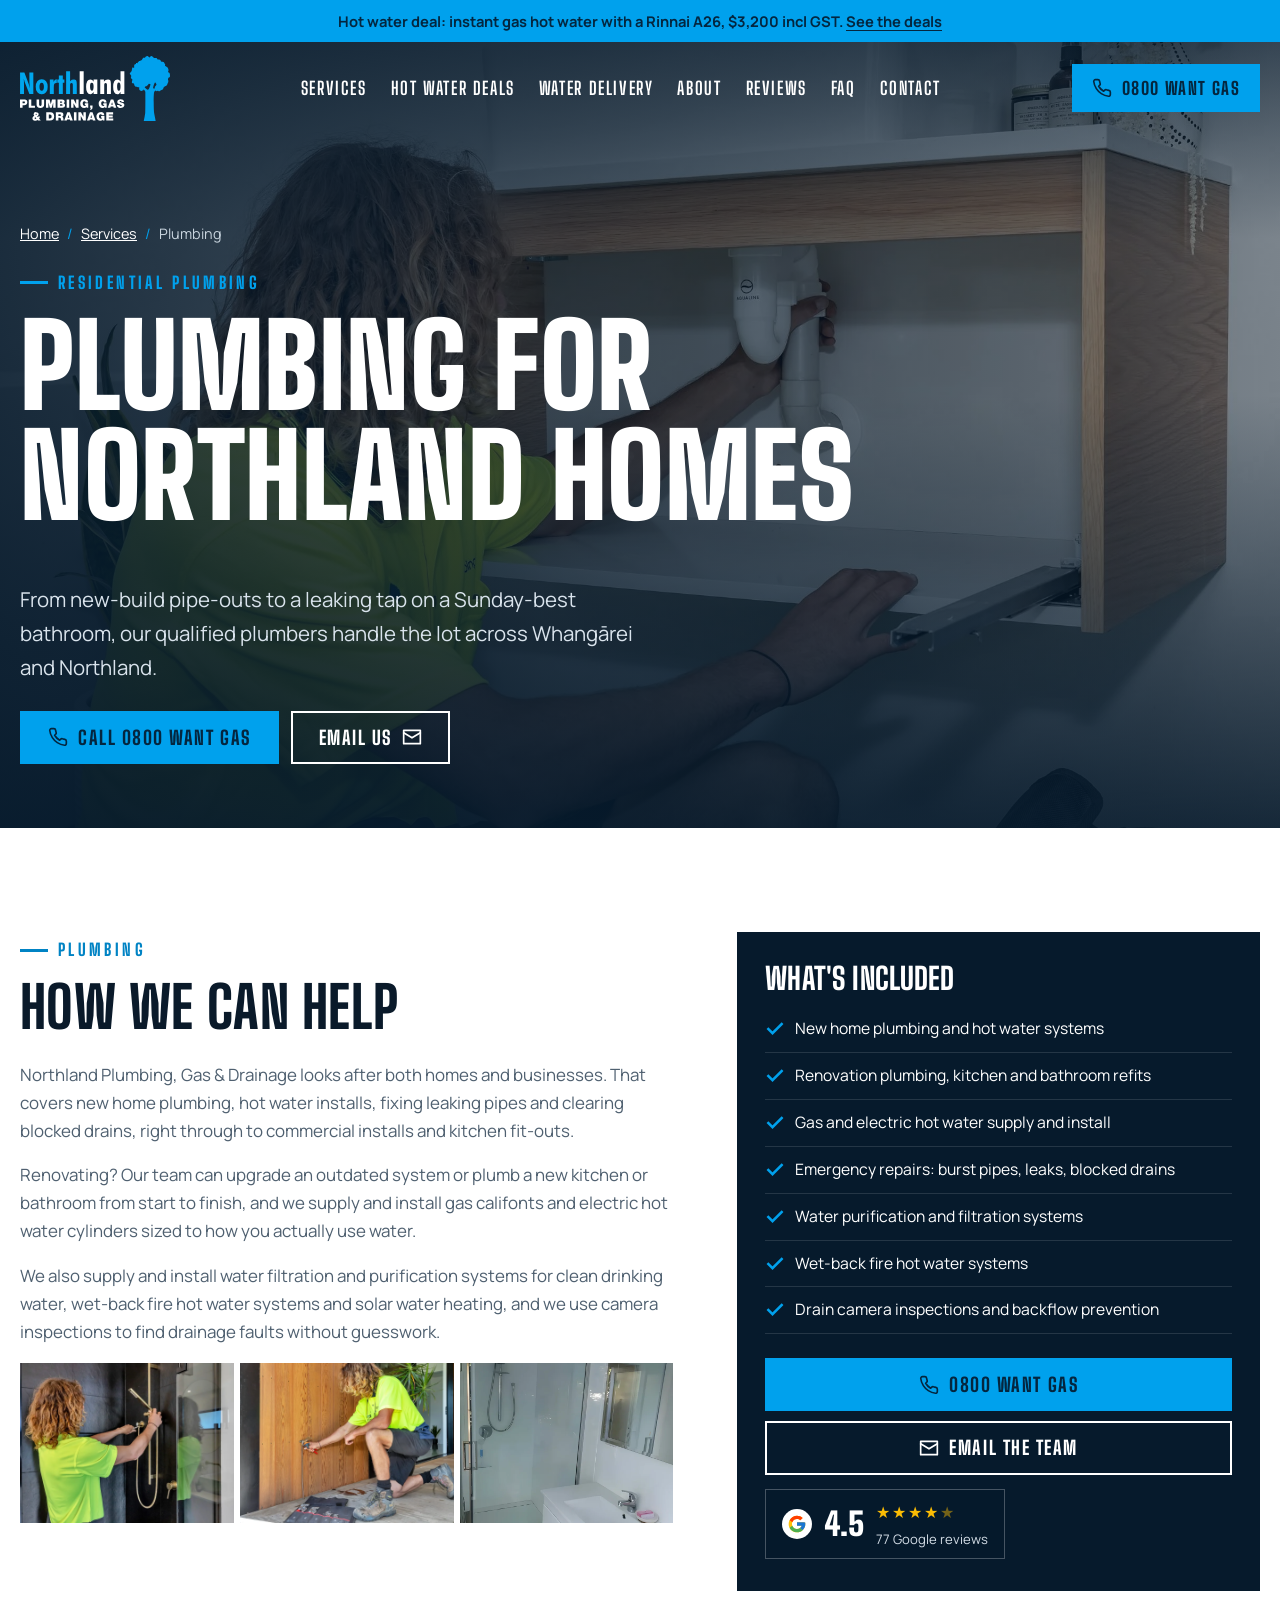
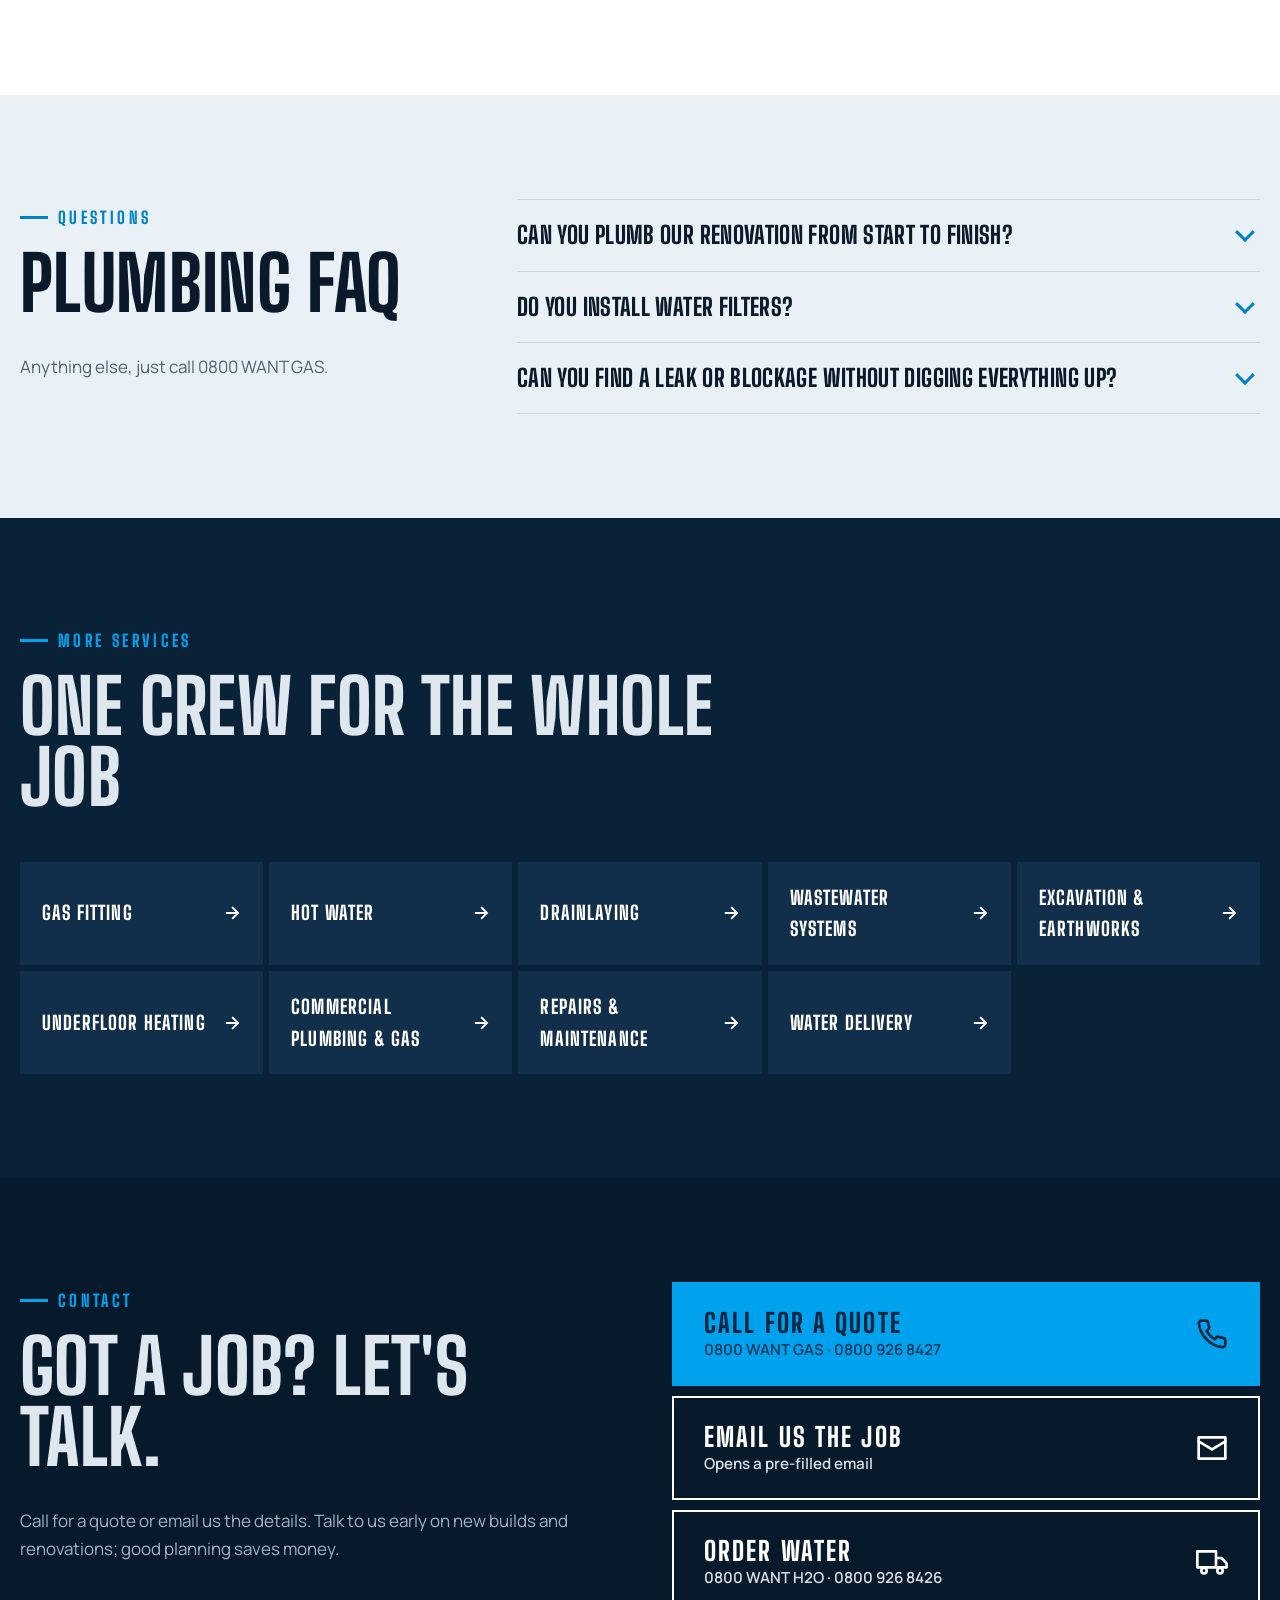
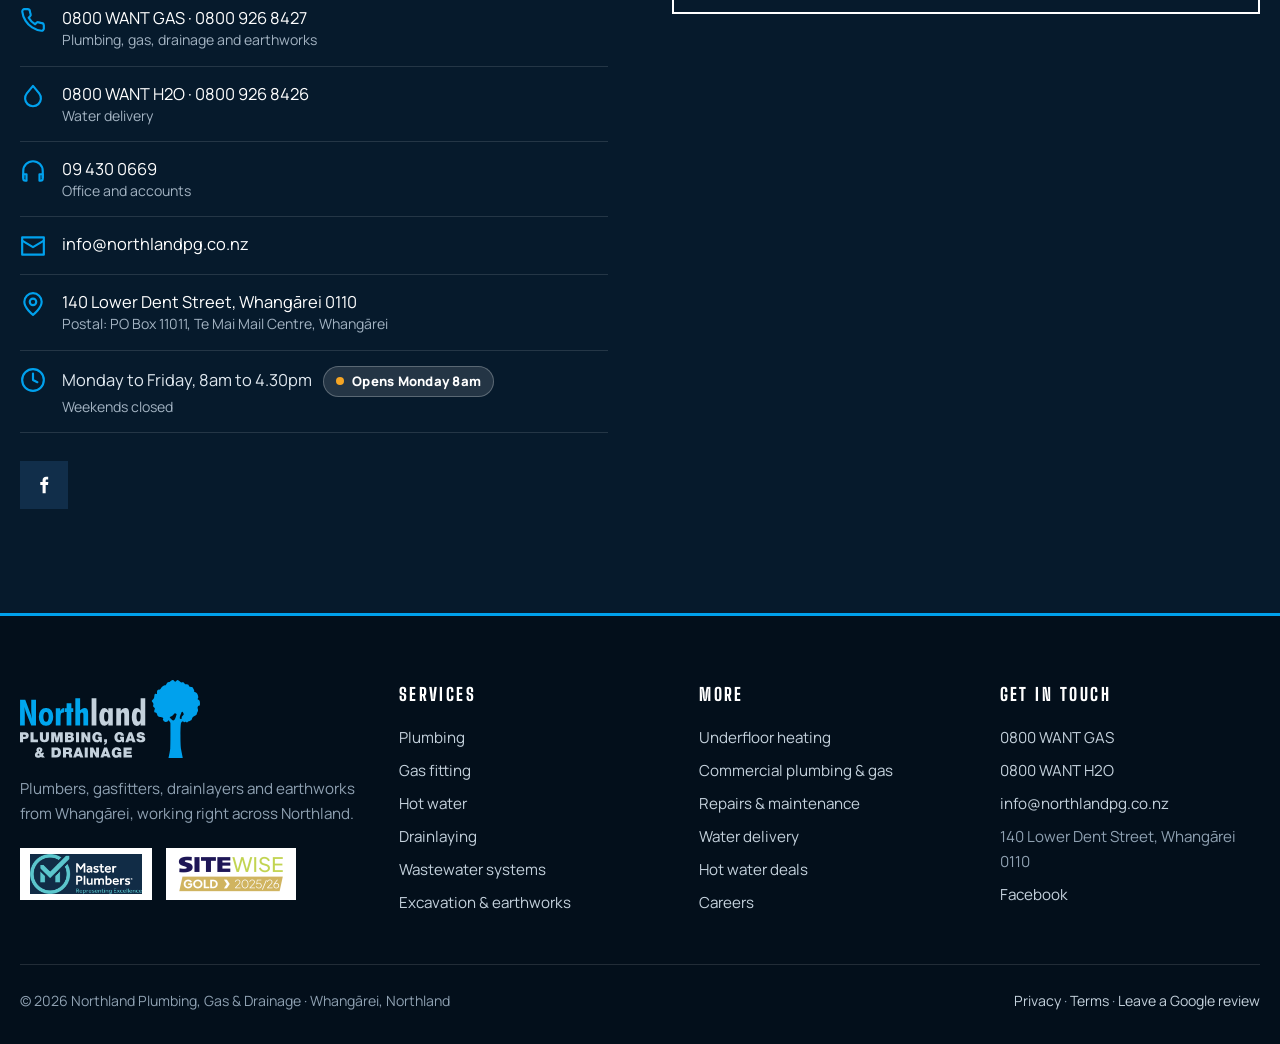
<file: services/plumbing.html>
<!DOCTYPE html>
<html lang="en-NZ">
<head>
<meta charset="utf-8">
<meta name="viewport" content="width=device-width, initial-scale=1, viewport-fit=cover">
<title>Plumbing | Northland Plumbing, Gas &amp; Drainage, Whangārei</title>
<meta name="description" content="From new-build pipe-outs to a leaking tap on a Sunday-best bathroom, our qualified plumbers handle the lot across Whangārei and Northland.">
<link rel="canonical" href="https://northland-plumbing-gas-drainage-dem.vercel.app/services/plumbing.html">
<meta name="theme-color" content="#061a2c">
<meta property="og:type" content="website">
<meta property="og:site_name" content="Northland Plumbing, Gas &amp; Drainage">
<meta property="og:title" content="Plumbing | Northland Plumbing, Gas &amp; Drainage, Whangārei">
<meta property="og:description" content="From new-build pipe-outs to a leaking tap on a Sunday-best bathroom, our qualified plumbers handle the lot across Whangārei and Northland.">
<meta property="og:url" content="https://northland-plumbing-gas-drainage-dem.vercel.app/services/plumbing.html">
<meta property="og:image" content="https://northland-plumbing-gas-drainage-dem.vercel.app/img/og-image.jpg">
<meta property="og:image:width" content="1200">
<meta property="og:image:height" content="630">
<meta name="twitter:card" content="summary_large_image">
<link rel="icon" href="../favicon.svg" type="image/svg+xml">
<link rel="apple-touch-icon" href="../img/apple-touch-icon.png">
<link rel="preconnect" href="https://fonts.googleapis.com">
<link rel="preconnect" href="https://fonts.gstatic.com" crossorigin>
<link href="https://fonts.googleapis.com/css2?family=Big+Shoulders+Display:wght@700;800;900&family=Manrope:wght@400;500;600;700;800&display=swap" rel="stylesheet">
<link rel="stylesheet" href="../styles.css">
<script>document.documentElement.classList.add('js')</script>
<script type="application/ld+json">{"@context": "https://schema.org", "@type": "Service", "name": "Plumbing", "serviceType": "Plumbing", "provider": {"@type": "Plumber", "name": "Northland Plumbing, Gas & Drainage", "telephone": "+64 800 926 8427", "url": "https://northland-plumbing-gas-drainage-dem.vercel.app/"}, "areaServed": "Northland, New Zealand", "description": "From new-build pipe-outs to a leaking tap on a Sunday-best bathroom, our qualified plumbers handle the lot across Whangārei and Northland."}</script>
</head>
<body>
<a class="skip" href="#main">Skip to content</a>
<svg width="0" height="0" style="position:absolute" aria-hidden="true">
  <symbol id="i-phone" viewBox="0 0 24 24" fill="none" stroke="currentColor" stroke-width="2" stroke-linecap="round" stroke-linejoin="round"><path d="M22 16.9v3a2 2 0 0 1-2.2 2 19.8 19.8 0 0 1-8.6-3.1 19.5 19.5 0 0 1-6-6A19.8 19.8 0 0 1 2.1 4.2 2 2 0 0 1 4.1 2h3a2 2 0 0 1 2 1.7c.1 1 .4 1.9.7 2.8a2 2 0 0 1-.5 2.1L8 9.9a16 16 0 0 0 6 6l1.3-1.3a2 2 0 0 1 2.1-.4c.9.3 1.8.6 2.8.7a2 2 0 0 1 1.7 2z"/></symbol>
  <symbol id="i-mail" viewBox="0 0 24 24" fill="none" stroke="currentColor" stroke-width="2" stroke-linecap="round" stroke-linejoin="round"><rect x="2" y="4" width="20" height="16"/><path d="m22 7-10 6L2 7"/></symbol>
  <symbol id="i-pin" viewBox="0 0 24 24" fill="none" stroke="currentColor" stroke-width="2" stroke-linecap="round" stroke-linejoin="round"><path d="M20 10c0 6-8 12-8 12s-8-6-8-12a8 8 0 0 1 16 0z"/><circle cx="12" cy="10" r="3"/></symbol>
  <symbol id="i-clock" viewBox="0 0 24 24" fill="none" stroke="currentColor" stroke-width="2" stroke-linecap="round" stroke-linejoin="round"><circle cx="12" cy="12" r="10"/><path d="M12 6v6l4 2"/></symbol>
  <symbol id="i-check" viewBox="0 0 24 24" fill="none" stroke="currentColor" stroke-width="3" stroke-linecap="square"><path d="M20 6 9 17l-5-5"/></symbol>
  <symbol id="i-arrow" viewBox="0 0 24 24" fill="none" stroke="currentColor" stroke-width="2.5" stroke-linecap="square"><path d="M5 12h14M13 5l7 7-7 7"/></symbol>
  <symbol id="i-flame" viewBox="0 0 24 24" fill="none" stroke="currentColor" stroke-width="2" stroke-linecap="round" stroke-linejoin="round"><path d="M12 22c4 0 7-2.7 7-6.8 0-3.6-2.4-5.9-4.1-8.3-.4 2-1.4 3.2-2.6 3.8C12.6 7.2 11 4.3 8.6 2c.2 3.4-3.6 6.6-3.6 11.2C5 18.6 8 22 12 22z"/><path d="M12 22c-1.7 0-3-1.3-3-3.1 0-1.9 1.6-3 3-4.9 1.4 1.9 3 3 3 4.9 0 1.8-1.3 3.1-3 3.1z"/></symbol>
  <symbol id="i-drop" viewBox="0 0 24 24" fill="none" stroke="currentColor" stroke-width="2" stroke-linecap="round" stroke-linejoin="round"><path d="M12 2.7 6.3 9.6a7.3 7.3 0 1 0 11.4 0z"/></symbol>
  <symbol id="i-shield" viewBox="0 0 24 24" fill="none" stroke="currentColor" stroke-width="2" stroke-linecap="round" stroke-linejoin="round"><path d="M12 22s8-4 8-10V5l-8-3-8 3v7c0 6 8 10 8 10z"/><path d="m9 12 2 2 4-4"/></symbol>
  <symbol id="i-award" viewBox="0 0 24 24" fill="none" stroke="currentColor" stroke-width="2" stroke-linecap="round" stroke-linejoin="round"><circle cx="12" cy="8" r="6"/><path d="M15.5 13.2 17 22l-5-3-5 3 1.5-8.8"/></symbol>
  <symbol id="i-truck" viewBox="0 0 24 24" fill="none" stroke="currentColor" stroke-width="2" stroke-linecap="round" stroke-linejoin="round"><path d="M1 4h14v12H1zM15 9h4l4 4v3h-8z"/><circle cx="6" cy="18.5" r="2"/><circle cx="18" cy="18.5" r="2"/></symbol>
  <symbol id="i-wrench" viewBox="0 0 24 24" fill="none" stroke="currentColor" stroke-width="2" stroke-linecap="round" stroke-linejoin="round"><path d="M14.7 6.3a1 1 0 0 0 0 1.4l1.6 1.6a1 1 0 0 0 1.4 0l3.8-3.8a6 6 0 0 1-7.9 7.9l-6.9 6.9a2.1 2.1 0 0 1-3-3l6.9-6.9a6 6 0 0 1 7.9-7.9z"/></symbol>
  <symbol id="i-hat" viewBox="0 0 24 24" fill="none" stroke="currentColor" stroke-width="2" stroke-linecap="round" stroke-linejoin="round"><path d="M2 18h20M4 18v-3a8 8 0 0 1 16 0v3M10 7V5h4v2M12 7v6"/></symbol>
  <symbol id="i-digger" viewBox="0 0 24 24" fill="none" stroke="currentColor" stroke-width="2" stroke-linecap="round" stroke-linejoin="round"><rect x="2" y="15" width="12" height="5" rx="2.5"/><path d="M4 15v-4h6l2 4M10 11V7l6-3 5 6-2 2"/><path d="m19 12-1 3h3z"/></symbol>
  <symbol id="i-headset" viewBox="0 0 24 24" fill="none" stroke="currentColor" stroke-width="2" stroke-linecap="round" stroke-linejoin="round"><path d="M3 18v-6a9 9 0 0 1 18 0v6"/><path d="M21 19a2 2 0 0 1-2 2h-1v-6h3zM3 19a2 2 0 0 0 2 2h1v-6H3z"/></symbol>
  <symbol id="i-star" viewBox="0 0 24 24" fill="currentColor"><path d="m12 2 3.1 6.3 6.9 1-5 4.9 1.2 6.8L12 17.8 5.8 21l1.2-6.8-5-4.9 6.9-1z"/></symbol>
  <symbol id="i-fb" viewBox="0 0 24 24" fill="currentColor"><path d="M14 8.5V6.8c0-.8.2-1.3 1.4-1.3H17V2.2c-.3 0-1.3-.1-2.5-.1-2.5 0-4.2 1.5-4.2 4.3v2.1H7.5V12h2.8v10H14V12h2.8l.4-3.5z"/></symbol>
  <symbol id="i-g" viewBox="0 0 48 48"><path fill="#FFC107" d="M43.6 20.1H42V20H24v8h11.3C33.7 32.7 29.2 36 24 36c-6.6 0-12-5.4-12-12s5.4-12 12-12c3.1 0 5.8 1.2 7.9 3.1l5.7-5.7C34 6.1 29.3 4 24 4 12.9 4 4 12.9 4 24s8.9 20 20 20 20-8.9 20-20c0-1.3-.1-2.6-.4-3.9z"/><path fill="#FF3D00" d="m6.3 14.7 6.6 4.8C14.7 15.1 19 12 24 12c3.1 0 5.8 1.2 7.9 3.1l5.7-5.7C34 6.1 29.3 4 24 4 16.3 4 9.7 8.3 6.3 14.7z"/><path fill="#4CAF50" d="M24 44c5.2 0 9.9-2 13.4-5.2l-6.2-5.2A11.9 11.9 0 0 1 24 36c-5.2 0-9.6-3.3-11.3-8l-6.5 5C9.5 39.6 16.2 44 24 44z"/><path fill="#1976D2" d="M43.6 20.1H42V20H24v8h11.3a12 12 0 0 1-4.1 5.6l6.2 5.2C36.9 39.2 44 34 44 24c0-1.3-.1-2.6-.4-3.9z"/></symbol>
  <symbol id="i-logo" viewBox="0 0 177.017 76.773"><path fill="currentColor" d="M123.169 17.93h-4.536v12.261a5.92 5.92 0 0 0-1.654-1.94 3.4 3.4 0 0 0-2-.64 4.107 4.107 0 0 0-3.723 2.26 12.912 12.912 0 0 0-1.316 6.433 13.545 13.545 0 0 0 1.282 6.52 3.975 3.975 0 0 0 3.619 2.294 3.552 3.552 0 0 0 2.174-.7 5.538 5.538 0 0 0 1.619-2.122v2.477h4.537Zm-5 21.864a1.568 1.568 0 0 1-1.515 1.117 1.663 1.663 0 0 1-1.55-1.212 9.908 9.908 0 0 1-.511-3.653 9.9 9.9 0 0 1 .459-3.55 1.543 1.543 0 0 1 1.481-1.093 1.661 1.661 0 0 1 1.6 1.082 9.144 9.144 0 0 1 .493 3.524 10.976 10.976 0 0 1-.459 3.784m-10.885 4.979v-11.6q0-3.308-.779-4.434a3.136 3.136 0 0 0-2.771-1.125 4.954 4.954 0 0 0-2.606.692 6.523 6.523 0 0 0-2.07 2.113v-2.634h-4.364v16.989h4.693V34.694a4.175 4.175 0 0 1 .4-2.113 1.412 1.412 0 0 1 1.3-.64 1.285 1.285 0 0 1 1.177.545 4.038 4.038 0 0 1 .347 2v10.287ZM91.253 27.784h-4.4v2.6a6.607 6.607 0 0 0-1.741-2.1 3.4 3.4 0 0 0-2.052-.675 4.11 4.11 0 0 0-3.715 2.269 12.85 12.85 0 0 0-1.325 6.425 13.343 13.343 0 0 0 1.29 6.529 4.067 4.067 0 0 0 3.715 2.251 3.492 3.492 0 0 0 2.122-.71 6.153 6.153 0 0 0 1.706-2.113v2.512h4.4Zm-4.901 11.933a1.681 1.681 0 0 1-1.611 1.16 1.662 1.662 0 0 1-1.55-1.2 9.775 9.775 0 0 1-.511-3.628 9.776 9.776 0 0 1 .459-3.524 1.542 1.542 0 0 1 1.481-1.083 1.781 1.781 0 0 1 1.689 1.126 8.275 8.275 0 0 1 .546 3.446 10.011 10.011 0 0 1-.5 3.706M75.133 17.93h-4.7v26.842h4.7Z"/> <path d="M67.008 44.772v-11.6q0-3.343-.779-4.451a3.157 3.157 0 0 0-2.771-1.108 5.032 5.032 0 0 0-2.329.546 6.558 6.558 0 0 0-2.017 1.689V17.93h-4.694v26.842h4.693V34.693a4.187 4.187 0 0 1 .4-2.113 1.412 1.412 0 0 1 1.3-.64 1.286 1.286 0 0 1 1.177.546 4.045 4.045 0 0 1 .347 2v10.286Zm-16.487 0V31.438h1.849v-3.654h-1.848v-4.9h-4.676v4.9h-1.853v3.654h1.853v13.334Zm-10.633 0v-7.983q0-3.1.667-3.974a3.015 3.015 0 0 1 2.52-.874h.312v-4.469a3.471 3.471 0 0 0-2.3.84 5.61 5.61 0 0 0-1.527 2.485v-3.013h-4.365v16.988Zm-9.125-14.919a6.291 6.291 0 0 0-5.161-2.381 6.273 6.273 0 0 0-5.152 2.373 9.911 9.911 0 0 0-1.913 6.407 10.007 10.007 0 0 0 1.913 6.451 6.263 6.263 0 0 0 5.152 2.381 6.288 6.288 0 0 0 5.152-2.39 9.958 9.958 0 0 0 1.931-6.443 9.891 9.891 0 0 0-1.922-6.4m-7.083 9.9a7.46 7.46 0 0 1-.675-3.533 7.418 7.418 0 0 1 .675-3.516 2.121 2.121 0 0 1 3.853.009 7.347 7.347 0 0 1 .684 3.507 7.4 7.4 0 0 1-.684 3.524 2.121 2.121 0 0 1-3.853.009M4.699 44.772V34.139q0-2.563-.086-4.407t-.26-3.315l.433 1.628q.589 2.269.727 2.58l5.542 14.149h4.676V19.488h-4.676v9.715q0 1.94.19 4.183t.589 4.926q-.52-1.835-.926-3.195t-.633-2.017L5.17 19.488H.058v25.284Z" fill="#00a6ee"/> <path d="M160.202 34.99c-.746.746-1.424 1.221-1.152 2.238.046.173.116.426.2.7-.6.311-1.793.785-2.095-.2-.337-1.1 1.183-4.761 1.716-5.992a1.941 1.941 0 0 1 .521-.414c.678-.339 1.221 1.288 1.56 1.9s0 1.017-.746 1.763m-6.306-1.627c.046.037.076.055.117.085-.148.678-1.244 5.757-2.822 6.261-1.238.4-3.084-2.036-4.1-2.943.279-.209.733-.354.917-.721.407-.814.938-.172 1.48-.646a9.226 9.226 0 0 0 2.1-2.17c.542-.949 1.29-.679 2.305.135m22.784-12.816c-.407-1.492-1.9-1.085-1.967-1.7s.746-1.22.611-2.1a7.3 7.3 0 0 0-.882-2.984c-.678-1.152-2.305-1.7-3.029-2.1s.316-1.627-.294-2.1-.678-1.763-1.289-2.305-2.576-.339-3.323-.882-.135-1.017-.881-1.7-2.238-.474-2.984-.542-.882-1.288-1.7-1.7-1.7.136-2.373.068S156.065 0 155.111 0s-1.627 1.357-2.236 1.627-1.353-1.288-2.506-1.559-2.305 1.289-2.916 1.763-1.492.2-2.373.678-.814 1.7-1.7 2.373-2.17.61-2.713.949a11.525 11.525 0 0 0-2.527 2.916c-.561 1.017-2.219.2-2.965 1.289s-.407 3.187-.407 3.677-1.9-.761-2.305.188-.271 2.305-.61 3.526-1.966 2.238-2.238 3.051 1.085 1.492 1.492 2.645-.271 1.627-.271 2.441 1.085 1.152 1.627 1.966-.746 2.509-.407 3.8.814.271 1.7.949.61.271 1.356 2.509 4.069 1.56 5.483 2.441-1.075.067.417 2.712c.731 1.931 3.391 1.15 3.391 1.15.949-1.356 1.618-.016 1.278-.762-.248-.546.093-.515.428-.74 2.148 2.112 1.82 3.4 1.82 3.4s.11 21.035-.161 24.29a85.833 85.833 0 0 1-1.737 9.344l14.1.148s-.725-3.783-1.674-8.53-.814-24.972 0-26.192a2.708 2.708 0 0 1 1.873-1.376c.291.48.61.824.954.824 1.085 0 .949-1.017 2.034-.135s1.967-.271 2.509-.679 1.627-.678 2.577-1.22.475-1.424 1.289-2.509 2.1-1.492 3.255-2.17.814-1.967 1.492-2.984a3.928 3.928 0 0 0 .474-3.255 2.824 2.824 0 0 1 .2-2.712c.61-1.153 1.56-.271 1.763-1.085a10.18 10.18 0 0 0-.2-4.2" fill="#00a1ed"/> <path fill="currentColor" d="M114.392 57.813c.027 3.124 3.193 3.522 4.3 3.522 2.179 0 4.523-.822 4.523-3.371 0-1.8-1.37-2.44-2.755-2.823s-2.782-.534-2.836-1.233c0-.548.671-.658 1.083-.658a1.566 1.566 0 0 1 .891.246.75.75 0 0 1 .356.781h2.85c-.082-2.385-1.96-3.194-4.084-3.194-2.015 0-3.947.973-3.947 3.234 0 1.973 1.768 2.4 3.317 2.837 1.685.48 2.11.617 2.11 1.123 0 .727-.754.891-1.247.891a1.391 1.391 0 0 1-1.439-.712 1.812 1.812 0 0 1-.109-.644Zm-10.826 3.289h3.029l.439-1.4h3.111l.411 1.4h3.125l-3.563-9.785h-2.948Zm4.125-3.495.945-3.015h.028l.877 3.015Zm-7.291 3.495h1.905v-5.385h-4v2.1h1.33a1.5 1.5 0 0 1-1.563 1.083 2.239 2.239 0 0 1-2.206-2.522c0-.671-.069-2.85 2-2.85a1.432 1.432 0 0 1 1.426 1.22h2.891a4.222 4.222 0 0 0-4.509-3.659c-2.207 0-4.824 1.494-4.824 5.222 0 2.782 1.782 5.03 4.673 5.03a3.427 3.427 0 0 0 2.777-1.239Zm-17.651 0h1.22a1.366 1.366 0 0 1-1.22 1.288v1.193a3.542 3.542 0 0 0 1.179-.165A2.737 2.737 0 0 0 85.6 60.54v-2.151h-2.85Zm-4.139 0h1.905v-5.385h-4v2.1h1.33a1.5 1.5 0 0 1-1.563 1.083 2.239 2.239 0 0 1-2.206-2.522c0-.671-.069-2.85 2-2.85a1.432 1.432 0 0 1 1.426 1.22h2.891a4.222 4.222 0 0 0-4.509-3.659c-2.207 0-4.824 1.494-4.824 5.222 0 2.782 1.782 5.03 4.673 5.03a3.427 3.427 0 0 0 2.782-1.233Zm-18.309 0h2.85v-5.345h.028l3 5.345h2.933v-9.785h-2.85v5.235h-.028l-2.85-5.235H60.3Zm-5.235 0h3.014v-9.785h-3.015Zm-7.8-7.455h1.59c.617 0 1.028.178 1.028.671 0 .631-.4.808-1.028.808h-1.59Zm-3.014 7.455H49.8c1.727 0 3.426-1.014 3.426-2.974a2.387 2.387 0 0 0-1.7-2.439 2.015 2.015 0 0 0 1.206-1.919c0-1-.548-2.453-3.125-2.453h-5.355Zm3.015-4.15h1.892c.712 0 1.055.315 1.055.891 0 .754-.548.932-1.178.932h-1.769Zm-16.624 4.15h2.851v-6.276h.027l1.7 6.277h2.248l1.7-6.277h.027v6.276h2.851v-9.785h-4.29l-1.4 5.756h-.028l-1.4-5.756h-4.29Zm-2.165-9.785h-3.015v5.335c0 1 0 2.247-1.425 2.247-1.467 0-1.467-1.247-1.467-2.247v-5.335h-3.015v6c0 2.714 1.481 4.016 4.468 4.016s4.454-1.3 4.454-4.016Zm-18.172 9.785h7.346v-2.507h-4.331v-7.278h-3.015Zm-7.291-7.277h1.343c.741 0 1.426.055 1.426.945 0 .987-.822 1.042-1.6 1.042H3.015ZM0 61.102h3.015v-2.96H4.8c2.247 0 3.837-1.11 3.837-3.481a3.318 3.318 0 0 0-3.591-3.344H0Z"/> <path fill="currentColor" d="M101.804 76.268h8.251v-2.507h-5.235v-1.22h4.619v-2.33h-4.619v-1.22h5.085v-2.508h-8.1Zm-4.057 0h1.905v-5.386h-4v2.1h1.33a1.5 1.5 0 0 1-1.563 1.083 2.239 2.239 0 0 1-2.206-2.522c0-.671-.069-2.85 2-2.85a1.432 1.432 0 0 1 1.426 1.22h2.887a4.223 4.223 0 0 0-4.509-3.659c-2.207 0-4.824 1.494-4.824 5.222 0 2.782 1.782 5.03 4.673 5.03a3.427 3.427 0 0 0 2.782-1.233Zm-18.706 0h3.029l.438-1.4h3.111l.411 1.4h3.124l-3.563-9.785h-2.946Zm4.125-3.495.945-3.015h.027l.878 3.015Zm-14.281 3.495h2.851v-5.345h.027l3 5.345h2.933v-9.785h-2.849v5.235h-.027l-2.851-5.235h-3.084Zm-5.235 0h3.015v-9.785H63.65Zm-11.443 0h3.029l.438-1.4h3.111l.411 1.4h3.124l-3.563-9.785h-2.946Zm4.125-3.495.945-3.015h.028l.877 3.015ZM45.3 68.812h1.411c1.152 0 1.494.356 1.494.973 0 .877-.768.973-1.33.973H45.3Zm-3.015 7.455H45.3v-3.412h1.6c1.192 0 1.274.973 1.357 1.9a7.039 7.039 0 0 0 .246 1.508h3.023a6.44 6.44 0 0 1-.329-2.1 2.667 2.667 0 0 0-1.439-2.44 2.513 2.513 0 0 0 1.467-2.453c0-1.85-1.481-2.8-3.194-2.8h-5.746ZM33.98 68.99h.959a2.163 2.163 0 0 1 2.371 2.33c0 .918-.274 2.44-2.152 2.44H33.98Zm-3.015 7.277h4.361c3.412 0 5-1.9 5-4.906 0-2.467-1.152-4.879-4.413-4.879h-4.948Zm-9.662 0h3.207l-2-2.4a4.537 4.537 0 0 0 1.151-2.371h-2.262a1.769 1.769 0 0 1-.356.74l-.754-.932a3.07 3.07 0 0 0 1.8-2.522c0-1.74-1.316-2.535-3.138-2.535a2.724 2.724 0 0 0-2.906 2.535 2.643 2.643 0 0 0 .768 1.782 3.392 3.392 0 0 0-2.179 2.755 3.144 3.144 0 0 0 3.33 3.18 4.122 4.122 0 0 0 2.8-.918Zm-1.987-2.522a1.807 1.807 0 0 1-1.151.589.938.938 0 0 1-.932-.918c0-.493.548-.85.945-1.056Zm-.945-5a.7.7 0 0 1 .726-.671.649.649 0 0 1 .658.658 1.246 1.246 0 0 1-.781 1.014c-.246-.287-.6-.658-.6-1"/></symbol>
</svg>
<div class="ribbon"><span class="rl">Hot water deal: </span>instant gas hot water with a Rinnai A26, $3,200 incl GST. <a href="../index.html#deals">See the deals</a></div>
<header class="nav" id="nav">
  <div class="wrap">
    <a href="../index.html" class="logo" aria-label="Northland Plumbing, Gas &amp; Drainage home"><svg viewBox="0 0 177.017 76.773" role="img" aria-label="Northland Plumbing, Gas &amp; Drainage"><use href="#i-logo"/></svg></a>
    <ul class="nav-links" id="navLinks">
      <li><a href="../index.html#services">Services</a></li><li><a href="../index.html#deals">Hot water deals</a></li><li><a href="../index.html#water">Water delivery</a></li><li><a href="../index.html#about">About</a></li><li><a href="../index.html#reviews">Reviews</a></li><li><a href="../index.html#faq">FAQ</a></li><li><a href="../index.html#contact">Contact</a></li>
    </ul>
    <div class="nav-right">
      <a class="btn btn-primary nav-call" href="tel:08009268427"><svg class="icon" aria-hidden="true"><use href="#i-phone"/></svg><span class="label">0800 WANT GAS</span></a>
      <button class="burger" id="burger" aria-label="Open menu" aria-expanded="false" aria-controls="navLinks">
        <svg viewBox="0 0 24 24" fill="none" stroke="currentColor" stroke-width="2.4" stroke-linecap="square"><path d="M3 6h18M3 12h18M3 18h18"/></svg>
      </button>
    </div>
  </div>
</header>

<main id="main">
<section class="page-hero">
  <img src="../img/plumbing-bathroom-vanity-1920.webp" srcset="../img/plumbing-bathroom-vanity-1080.webp 1080w, ../img/plumbing-bathroom-vanity-1920.webp 1920w" sizes="100vw" alt="Plumbing" width="1920" height="1280" fetchpriority="high">
  <div class="wrap">
    <ol class="crumbs hero-fade"><li><a href="../index.html">Home</a></li><li><a href="../index.html#services">Services</a></li><li>Plumbing</li></ol>
    <span class="eyebrow hero-fade">Residential plumbing</span>
    <h1 class="hero-fade">Plumbing for Northland homes</h1>
    <p class="lead hero-fade">From new-build pipe-outs to a leaking tap on a Sunday-best bathroom, our qualified plumbers handle the lot across Whangārei and Northland.</p>
    <div class="hero-ctas hero-fade" style="display:flex;flex-wrap:wrap;gap:12px;margin-top:26px">
      <a class="btn btn-primary" href="tel:08009268427"><svg class="icon" aria-hidden="true"><use href="#i-phone"/></svg>Call 0800 WANT GAS</a>
      <a class="btn btn-ghost" href="https://mail.google.com/mail/?view=cm&amp;fs=1&amp;to=info%40northlandpg.co.nz&amp;su=Plumbing%20enquiry&amp;body=Hi%20Northland%20Plumbing%2C%20Gas%20%26%20Drainage%2C%0A%0AI%27d%20like%20a%20quote%20for%20plumbing%3A%0A%0AAddress%3A%0A%0AThanks" target="_blank" rel="noopener">Email us <svg class="icon" aria-hidden="true"><use href="#i-mail"/></svg></a>
    </div>
  </div>
</section>

<section class="band-light">
  <div class="wrap svc-body">
    <div class="prose">
      <span class="eyebrow reveal">Plumbing</span>
      <h2 class="reveal">How we can help</h2>
      <p class="reveal">Northland Plumbing, Gas &amp; Drainage looks after both homes and businesses. That covers new home plumbing, hot water installs, fixing leaking pipes and clearing blocked drains, right through to commercial installs and kitchen fit-outs.</p><p class="reveal">Renovating? Our team can upgrade an outdated system or plumb a new kitchen or bathroom from start to finish, and we supply and install gas califonts and electric hot water cylinders sized to how you actually use water.</p><p class="reveal">We also supply and install water filtration and purification systems for clean drinking water, wet-back fire hot water systems and solar water heating, and we use camera inspections to find drainage faults without guesswork.</p>
      <div class="svc-photos reveal"><img src="../img/shower-install-1920.webp" srcset="../img/shower-install-1080.webp 1080w, ../img/shower-install-1920.webp 1920w" sizes="(max-width:600px) 50vw, 33vw" alt="Plumbing work by Northland Plumbing, Gas &amp; Drainage" width="1920" height="1280" decoding="async"><img src="../img/outdoor-tap-1920.webp" srcset="../img/outdoor-tap-1080.webp 1080w, ../img/outdoor-tap-1920.webp 1920w" sizes="(max-width:600px) 50vw, 33vw" alt="Plumbing work by Northland Plumbing, Gas &amp; Drainage" width="1920" height="1280" decoding="async"><img src="../img/bathroom-renovation-1920.webp" srcset="../img/bathroom-renovation-1080.webp 1080w, ../img/bathroom-renovation-1920.webp 1920w" sizes="(max-width:600px) 50vw, 33vw" alt="Plumbing work by Northland Plumbing, Gas &amp; Drainage" width="1440" height="1920" decoding="async"></div>
      
      
    </div>
    <aside class="svc-aside reveal">
      <h3>What's included</h3>
      <ul><li><svg class="" aria-hidden="true"><use href="#i-check"/></svg>New home plumbing and hot water systems</li><li><svg class="" aria-hidden="true"><use href="#i-check"/></svg>Renovation plumbing, kitchen and bathroom refits</li><li><svg class="" aria-hidden="true"><use href="#i-check"/></svg>Gas and electric hot water supply and install</li><li><svg class="" aria-hidden="true"><use href="#i-check"/></svg>Emergency repairs: burst pipes, leaks, blocked drains</li><li><svg class="" aria-hidden="true"><use href="#i-check"/></svg>Water purification and filtration systems</li><li><svg class="" aria-hidden="true"><use href="#i-check"/></svg>Wet-back fire hot water systems</li><li><svg class="" aria-hidden="true"><use href="#i-check"/></svg>Drain camera inspections and backflow prevention</li></ul>
      <a class="btn btn-primary" href="tel:08009268427"><svg class="icon" aria-hidden="true"><use href="#i-phone"/></svg>0800 WANT GAS</a>
      <a class="btn btn-ghost" href="https://mail.google.com/mail/?view=cm&amp;fs=1&amp;to=info%40northlandpg.co.nz&amp;su=Plumbing%20enquiry&amp;body=Hi%20Northland%20Plumbing%2C%20Gas%20%26%20Drainage%2C%0A%0AI%27d%20like%20a%20quote%20for%20plumbing%3A%0A%0AAddress%3A%0A%0AThanks" target="_blank" rel="noopener"><svg class="icon" aria-hidden="true"><use href="#i-mail"/></svg>Email the team</a>
      <a class="rating" style="margin-top:14px" href="https://www.google.com/search?q=Northland+Plumbing+Gas+%26+Drainage+Whangarei#lrd=0x6d0b7f5d0de557a1:0x5102cbeec86a214e,1,,,," target="_blank" rel="noopener" aria-label="Rated 4.5 out of 5 from 77 Google reviews"><svg class="g" viewBox="0 0 48 48" aria-hidden="true"><use href="#i-g"/></svg><span class="num">4.5</span><div><span class="stars" aria-hidden="true">★★★★<span style="opacity:.45">★</span></span><small>77 Google reviews</small></div></a>
    </aside>
  </div>
</section>

<section class="band-mist">
  <div class="wrap faq-grid">
    <div class="faq-side"><span class="eyebrow reveal">Questions</span><h2 class="reveal">Plumbing FAQ</h2><p class="muted reveal">Anything else, just call 0800 WANT GAS.</p></div>
    <div class="faq-list reveal">
      <details><summary>Can you plumb our renovation from start to finish?</summary><p>Yes. Our plumbers handle renovation plumbing for kitchens and bathrooms, and if the job needs gas, drainage or a new hot water system, the same team can do that too.</p></details>
      <details><summary>Do you install water filters?</summary><p>Yes. We supply and install water purification and filtration systems for homes and businesses. Call us to talk through what suits your supply, whether that&#x27;s town water or tank water.</p></details>
      <details><summary>Can you find a leak or blockage without digging everything up?</summary><p>We use drain camera inspections to see what is going on inside your pipes before deciding on a fix.</p></details>
    </div>
  </div>
</section>

<section class="band-dark">
  <div class="wrap">
    <div class="section-head"><div><span class="eyebrow reveal">More services</span><h2 class="reveal">One crew for the whole job</h2></div></div>
    <div class="other-svcs reveal"><a href="gas-fitting.html">Gas fitting<svg class="" aria-hidden="true"><use href="#i-arrow"/></svg></a><a href="hot-water.html">Hot water<svg class="" aria-hidden="true"><use href="#i-arrow"/></svg></a><a href="drainlaying.html">Drainlaying<svg class="" aria-hidden="true"><use href="#i-arrow"/></svg></a><a href="wastewater.html">Wastewater systems<svg class="" aria-hidden="true"><use href="#i-arrow"/></svg></a><a href="excavation-earthworks.html">Excavation & earthworks<svg class="" aria-hidden="true"><use href="#i-arrow"/></svg></a><a href="underfloor-heating.html">Underfloor heating<svg class="" aria-hidden="true"><use href="#i-arrow"/></svg></a><a href="commercial-plumbing.html">Commercial plumbing & gas<svg class="" aria-hidden="true"><use href="#i-arrow"/></svg></a><a href="repairs-maintenance.html">Repairs & maintenance<svg class="" aria-hidden="true"><use href="#i-arrow"/></svg></a><a href="water-delivery.html">Water delivery<svg class="" aria-hidden="true"><use href="#i-arrow"/></svg></a></div>
  </div>
</section>

<section id="contact" class="contact">
  <div class="wrap contact-grid">
    <div>
      <span class="eyebrow reveal">Contact</span>
      <h2 class="reveal">Got a job? Let's talk.</h2>
      <p class="muted reveal">Call for a quote or email us the details. Talk to us early on new builds and renovations; good planning saves money.</p>
      <ul class="contact-rows reveal">
        <li><svg class="icon" aria-hidden="true"><use href="#i-phone"/></svg><div><a href="tel:08009268427">0800 WANT GAS &middot; 0800 926 8427</a><small>Plumbing, gas, drainage and earthworks</small></div></li>
        <li><svg class="icon" aria-hidden="true"><use href="#i-drop"/></svg><div><a href="tel:08009268426">0800 WANT H2O &middot; 0800 926 8426</a><small>Water delivery</small></div></li>
        <li><svg class="icon" aria-hidden="true"><use href="#i-headset"/></svg><div><a href="tel:+6494300669">09 430 0669</a><small>Office and accounts</small></div></li>
        <li><svg class="icon" aria-hidden="true"><use href="#i-mail"/></svg><div><a href="https://mail.google.com/mail/?view=cm&amp;fs=1&amp;to=info%40northlandpg.co.nz&amp;su=Job%20enquiry&amp;body=Hi%20Northland%20Plumbing%2C%20Gas%20%26%20Drainage%2C%0A%0AI%27d%20like%20a%20quote%20for%3A%0A%0AJob%20address%3A%0A%0ABest%20number%20to%20reach%20me%3A%0A%0AThanks" target="_blank" rel="noopener">info&#64;northlandpg.co.nz</a></div></li>
        <li><svg class="icon" aria-hidden="true"><use href="#i-pin"/></svg><div><a href="https://www.google.com/maps/place/Northland+Plumbing+Gas+%26+Drainage/@-35.7273589,174.3290948,17z" target="_blank" rel="noopener">140 Lower Dent Street, Whangārei 0110</a><small>Postal: PO Box 11011, Te Mai Mail Centre, Whangārei</small></div></li>
        <li><svg class="icon" aria-hidden="true"><use href="#i-clock"/></svg><div>Monday to Friday, 8am to 4.30pm <span class="open-badge" data-open-badge hidden></span><small>Weekends closed</small></div></li>
      </ul>
      <div class="socials reveal">
        <a href="https://www.facebook.com/NorthlandPG/" target="_blank" rel="noopener" aria-label="Northland Plumbing, Gas &amp; Drainage on Facebook"><svg class="" aria-hidden="true"><use href="#i-fb"/></svg></a>
      </div>
    </div>
    <div class="contact-actions">
      <a class="btn btn-primary reveal" href="tel:08009268427"><span>Call for a quote<small>0800 WANT GAS &middot; 0800 926 8427</small></span><svg class="icon" aria-hidden="true"><use href="#i-phone"/></svg></a>
      <a class="btn btn-ghost reveal" href="https://mail.google.com/mail/?view=cm&amp;fs=1&amp;to=info%40northlandpg.co.nz&amp;su=Job%20enquiry&amp;body=Hi%20Northland%20Plumbing%2C%20Gas%20%26%20Drainage%2C%0A%0AI%27d%20like%20a%20quote%20for%3A%0A%0AJob%20address%3A%0A%0ABest%20number%20to%20reach%20me%3A%0A%0AThanks" target="_blank" rel="noopener"><span>Email us the job<small>Opens a pre-filled email</small></span><svg class="icon" aria-hidden="true"><use href="#i-mail"/></svg></a>
      <a class="btn btn-ghost reveal" href="tel:08009268426"><span>Order water<small>0800 WANT H2O &middot; 0800 926 8426</small></span><svg class="icon" aria-hidden="true"><use href="#i-truck"/></svg></a>
    </div>
  </div>
</section>

</main>
<footer class="footer">
  <div class="wrap">
    <div class="footer-grid">
      <div>
        <a href="../index.html" class="logo" aria-label="Home"><svg viewBox="0 0 177.017 76.773" role="img" aria-label="Northland Plumbing, Gas &amp; Drainage"><use href="#i-logo"/></svg></a>
        <p style="margin-top:18px">Plumbers, gasfitters, drainlayers and earthworks from Whangārei, working right across Northland.</p>
        <div class="badges">
          <img src="../img/brands/logo-master-plumbers.png" alt="Master Plumbers member" width="420" height="150">
          <img src="../img/brands/logo-sitewise-gold-2025.png" alt="Sitewise Gold 2025/2026" width="440" height="160">
        </div>
      </div>
      <div><h4>Services</h4><ul><li><a href="../services/plumbing.html">Plumbing</a></li><li><a href="../services/gas-fitting.html">Gas fitting</a></li><li><a href="../services/hot-water.html">Hot water</a></li><li><a href="../services/drainlaying.html">Drainlaying</a></li><li><a href="../services/wastewater.html">Wastewater systems</a></li><li><a href="../services/excavation-earthworks.html">Excavation & earthworks</a></li></ul></div>
      <div><h4>More</h4><ul><li><a href="../services/underfloor-heating.html">Underfloor heating</a></li><li><a href="../services/commercial-plumbing.html">Commercial plumbing & gas</a></li><li><a href="../services/repairs-maintenance.html">Repairs & maintenance</a></li><li><a href="../services/water-delivery.html">Water delivery</a></li><li><a href="../index.html#deals">Hot water deals</a></li><li><a href="https://www.trademe.co.nz/a/jobs/trades-services/plumbing/northland/whangarei/full-time/listing/5898594577" target="_blank" rel="noopener">Careers</a></li></ul></div>
      <div><h4>Get in touch</h4><ul>
        <li><a href="tel:08009268427">0800 WANT GAS</a></li>
        <li><a href="tel:08009268426">0800 WANT H2O</a></li>
        <li><a href="https://mail.google.com/mail/?view=cm&amp;fs=1&amp;to=info%40northlandpg.co.nz&amp;su=Enquiry&amp;body=Hi%20team%2C" target="_blank" rel="noopener">info&#64;northlandpg.co.nz</a></li>
        <li>140 Lower Dent Street, Whangārei 0110</li>
        <li><a href="https://www.facebook.com/NorthlandPG/" target="_blank" rel="noopener">Facebook</a></li>
      </ul></div>
    </div>
    <div class="footer-bottom">
      <span>&copy; <span id="year">2026</span> Northland Plumbing, Gas & Drainage &middot; Whangārei, Northland</span>
      <span><a href="../privacy.html">Privacy</a> &middot; <a href="../terms.html">Terms</a> &middot; <a href="https://www.google.com/search?q=Northland+Plumbing+Gas+%26+Drainage+Whangarei#lrd=0x6d0b7f5d0de557a1:0x5102cbeec86a214e,3,,,," target="_blank" rel="noopener">Leave a Google review</a></span>
    </div>
  </div>
</footer>
<nav class="callbar" aria-label="Quick contact">
  <a class="c1" href="tel:08009268427"><svg class="" aria-hidden="true"><use href="#i-phone"/></svg>Call now</a>
  <a class="c2" href="../index.html#contact"><svg class="" aria-hidden="true"><use href="#i-mail"/></svg>Get a quote</a>
</nav>
<script src="../app.js"></script>
</body>
</html>
</file>
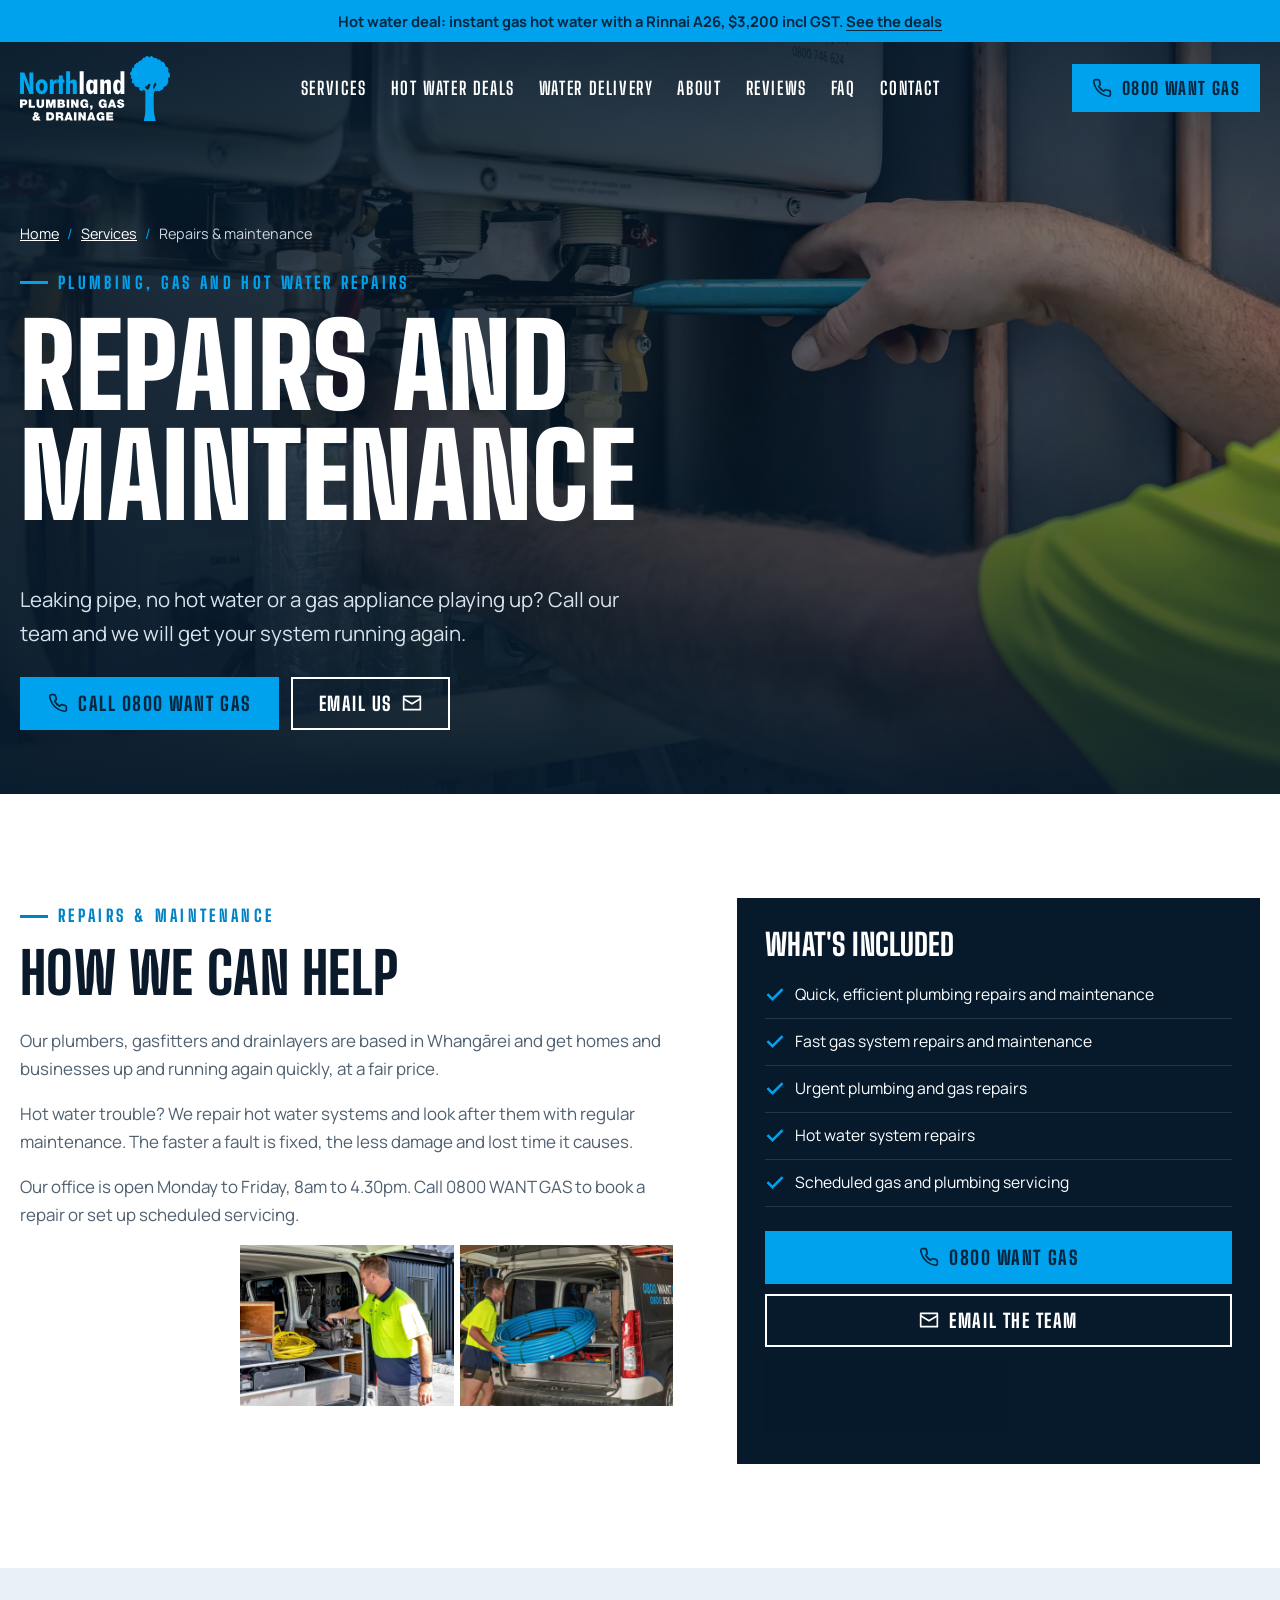
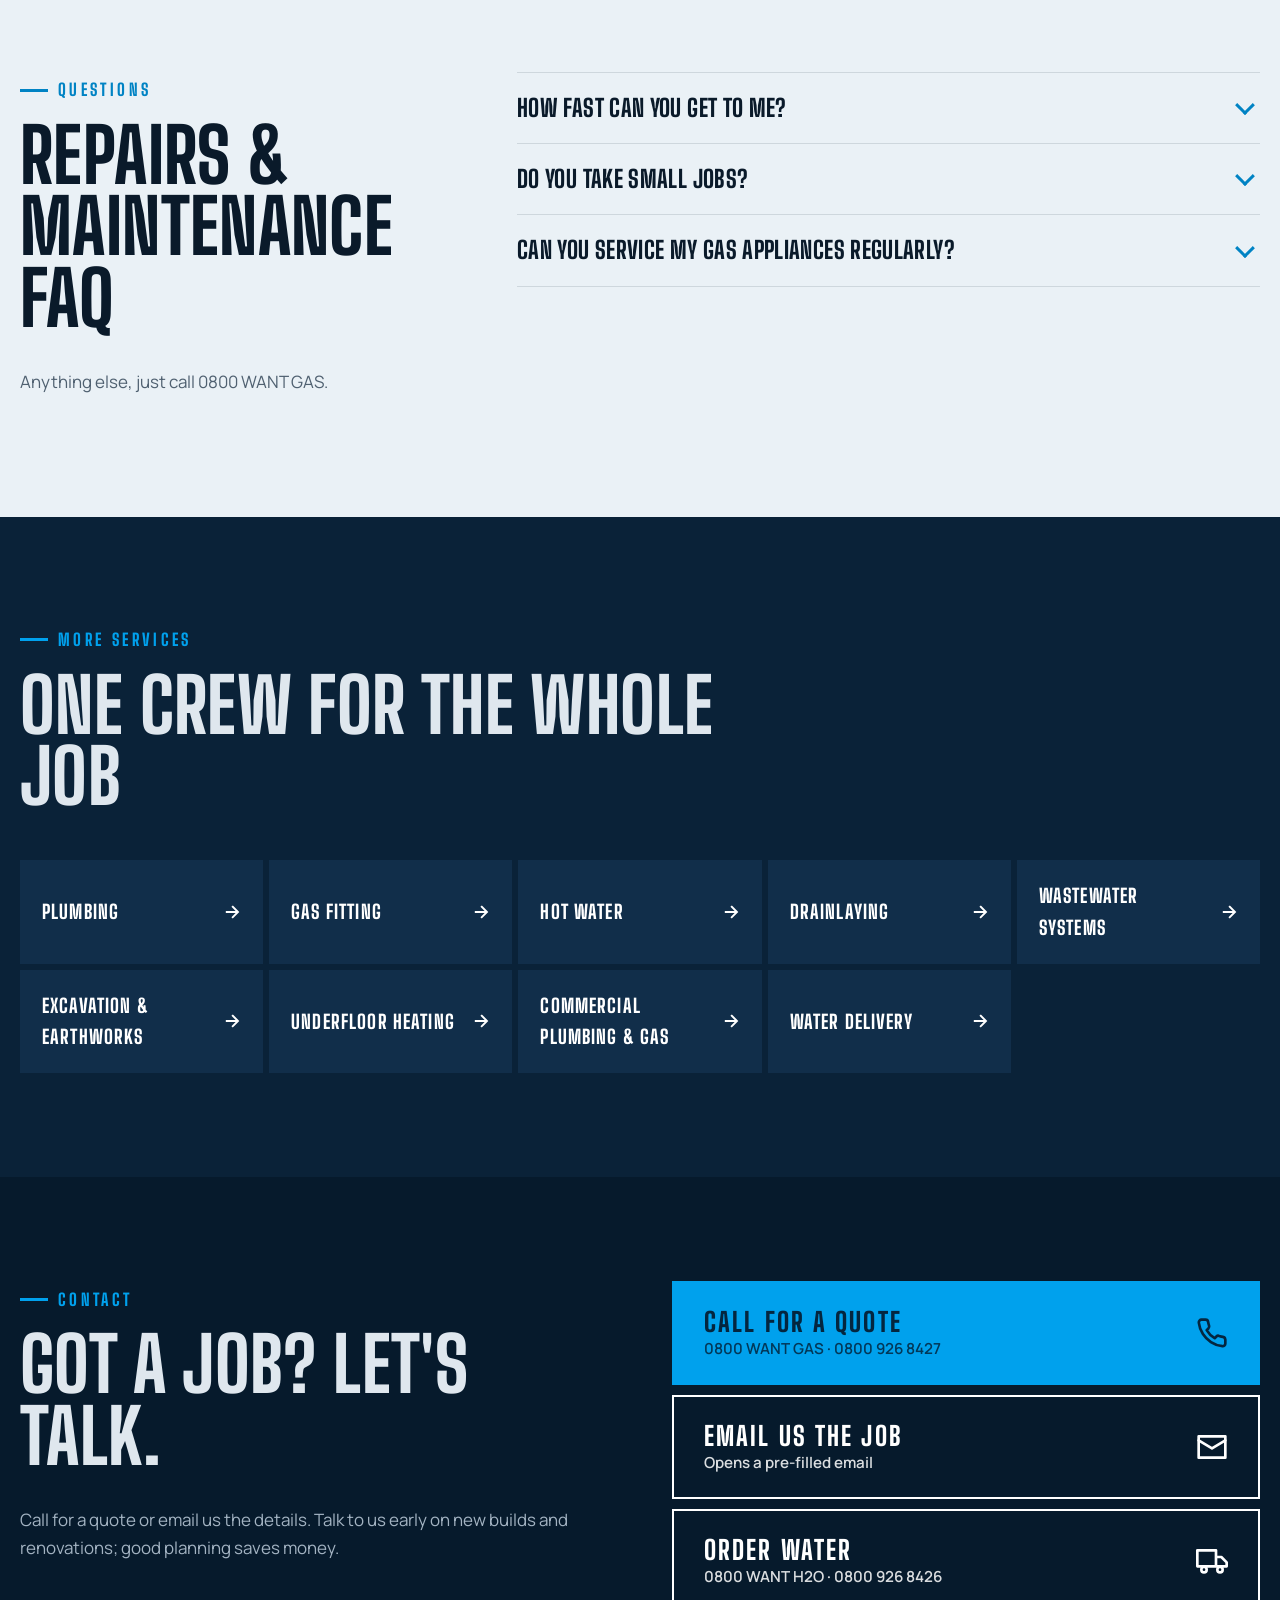
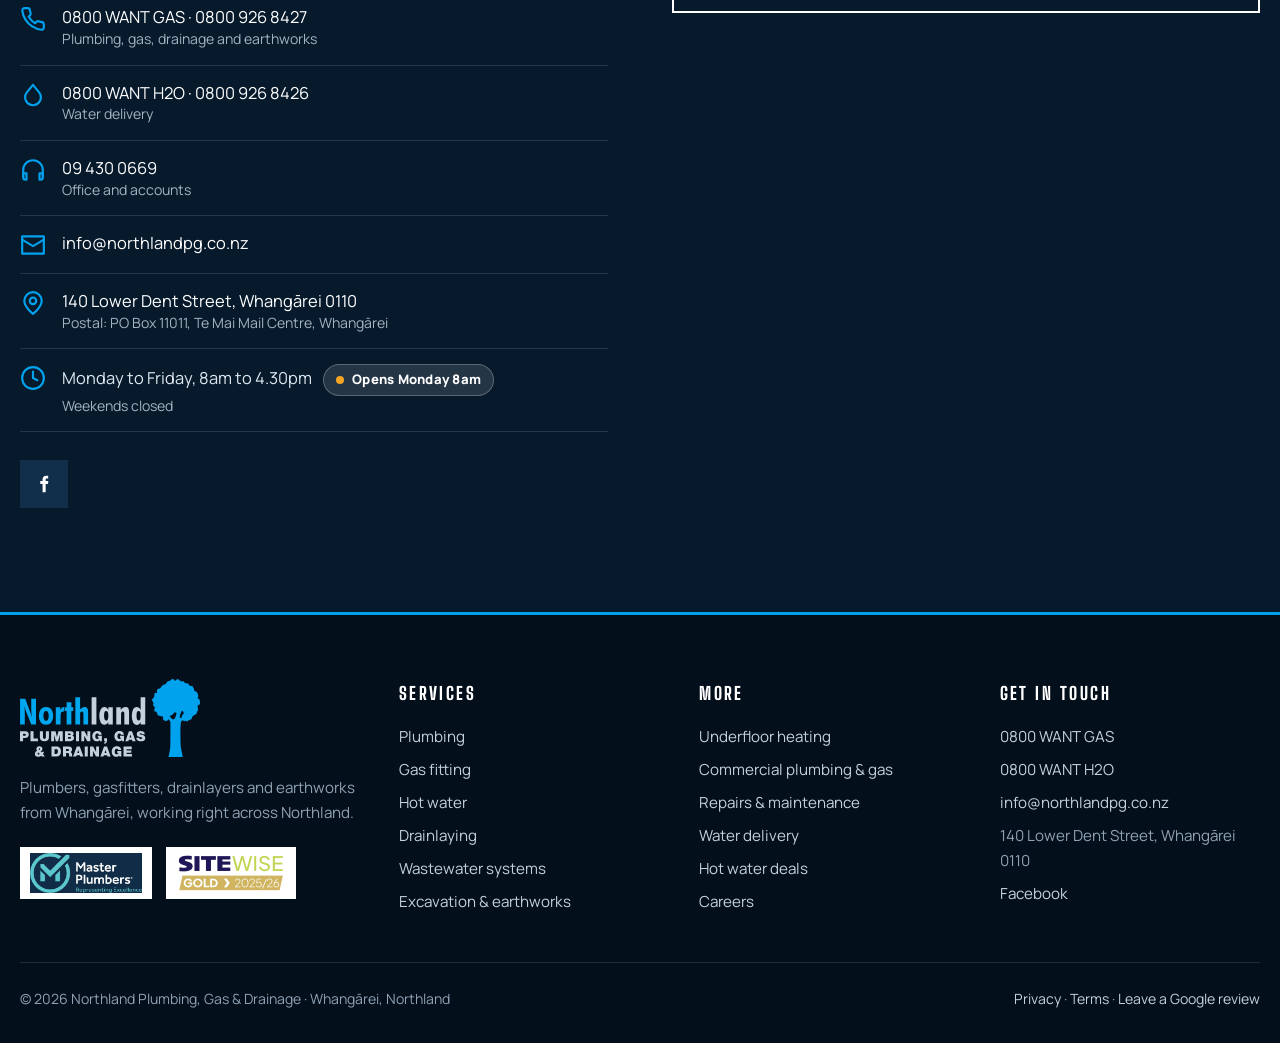
<file: services/repairs-maintenance.html>
<!DOCTYPE html>
<html lang="en-NZ">
<head>
<meta charset="utf-8">
<meta name="viewport" content="width=device-width, initial-scale=1, viewport-fit=cover">
<title>Repairs &amp; maintenance | Northland Plumbing, Gas &amp; Drainage, Whangārei</title>
<meta name="description" content="Leaking pipe, no hot water or a gas appliance playing up? Call our team and we will get your system running again.">
<link rel="canonical" href="https://northland-plumbing-gas-drainage-dem.vercel.app/services/repairs-maintenance.html">
<meta name="theme-color" content="#061a2c">
<meta property="og:type" content="website">
<meta property="og:site_name" content="Northland Plumbing, Gas &amp; Drainage">
<meta property="og:title" content="Repairs &amp; maintenance | Northland Plumbing, Gas &amp; Drainage, Whangārei">
<meta property="og:description" content="Leaking pipe, no hot water or a gas appliance playing up? Call our team and we will get your system running again.">
<meta property="og:url" content="https://northland-plumbing-gas-drainage-dem.vercel.app/services/repairs-maintenance.html">
<meta property="og:image" content="https://northland-plumbing-gas-drainage-dem.vercel.app/img/og-image.jpg">
<meta property="og:image:width" content="1200">
<meta property="og:image:height" content="630">
<meta name="twitter:card" content="summary_large_image">
<link rel="icon" href="../favicon.svg" type="image/svg+xml">
<link rel="apple-touch-icon" href="../img/apple-touch-icon.png">
<link rel="preconnect" href="https://fonts.googleapis.com">
<link rel="preconnect" href="https://fonts.gstatic.com" crossorigin>
<link href="https://fonts.googleapis.com/css2?family=Big+Shoulders+Display:wght@700;800;900&family=Manrope:wght@400;500;600;700;800&display=swap" rel="stylesheet">
<link rel="stylesheet" href="../styles.css">
<script>document.documentElement.classList.add('js')</script>
<script type="application/ld+json">{"@context": "https://schema.org", "@type": "Service", "name": "Repairs & maintenance", "serviceType": "Repairs & maintenance", "provider": {"@type": "Plumber", "name": "Northland Plumbing, Gas & Drainage", "telephone": "+64 800 926 8427", "url": "https://northland-plumbing-gas-drainage-dem.vercel.app/"}, "areaServed": "Northland, New Zealand", "description": "Leaking pipe, no hot water or a gas appliance playing up? Call our team and we will get your system running again."}</script>
</head>
<body>
<a class="skip" href="#main">Skip to content</a>
<svg width="0" height="0" style="position:absolute" aria-hidden="true">
  <symbol id="i-phone" viewBox="0 0 24 24" fill="none" stroke="currentColor" stroke-width="2" stroke-linecap="round" stroke-linejoin="round"><path d="M22 16.9v3a2 2 0 0 1-2.2 2 19.8 19.8 0 0 1-8.6-3.1 19.5 19.5 0 0 1-6-6A19.8 19.8 0 0 1 2.1 4.2 2 2 0 0 1 4.1 2h3a2 2 0 0 1 2 1.7c.1 1 .4 1.9.7 2.8a2 2 0 0 1-.5 2.1L8 9.9a16 16 0 0 0 6 6l1.3-1.3a2 2 0 0 1 2.1-.4c.9.3 1.8.6 2.8.7a2 2 0 0 1 1.7 2z"/></symbol>
  <symbol id="i-mail" viewBox="0 0 24 24" fill="none" stroke="currentColor" stroke-width="2" stroke-linecap="round" stroke-linejoin="round"><rect x="2" y="4" width="20" height="16"/><path d="m22 7-10 6L2 7"/></symbol>
  <symbol id="i-pin" viewBox="0 0 24 24" fill="none" stroke="currentColor" stroke-width="2" stroke-linecap="round" stroke-linejoin="round"><path d="M20 10c0 6-8 12-8 12s-8-6-8-12a8 8 0 0 1 16 0z"/><circle cx="12" cy="10" r="3"/></symbol>
  <symbol id="i-clock" viewBox="0 0 24 24" fill="none" stroke="currentColor" stroke-width="2" stroke-linecap="round" stroke-linejoin="round"><circle cx="12" cy="12" r="10"/><path d="M12 6v6l4 2"/></symbol>
  <symbol id="i-check" viewBox="0 0 24 24" fill="none" stroke="currentColor" stroke-width="3" stroke-linecap="square"><path d="M20 6 9 17l-5-5"/></symbol>
  <symbol id="i-arrow" viewBox="0 0 24 24" fill="none" stroke="currentColor" stroke-width="2.5" stroke-linecap="square"><path d="M5 12h14M13 5l7 7-7 7"/></symbol>
  <symbol id="i-flame" viewBox="0 0 24 24" fill="none" stroke="currentColor" stroke-width="2" stroke-linecap="round" stroke-linejoin="round"><path d="M12 22c4 0 7-2.7 7-6.8 0-3.6-2.4-5.9-4.1-8.3-.4 2-1.4 3.2-2.6 3.8C12.6 7.2 11 4.3 8.6 2c.2 3.4-3.6 6.6-3.6 11.2C5 18.6 8 22 12 22z"/><path d="M12 22c-1.7 0-3-1.3-3-3.1 0-1.9 1.6-3 3-4.9 1.4 1.9 3 3 3 4.9 0 1.8-1.3 3.1-3 3.1z"/></symbol>
  <symbol id="i-drop" viewBox="0 0 24 24" fill="none" stroke="currentColor" stroke-width="2" stroke-linecap="round" stroke-linejoin="round"><path d="M12 2.7 6.3 9.6a7.3 7.3 0 1 0 11.4 0z"/></symbol>
  <symbol id="i-shield" viewBox="0 0 24 24" fill="none" stroke="currentColor" stroke-width="2" stroke-linecap="round" stroke-linejoin="round"><path d="M12 22s8-4 8-10V5l-8-3-8 3v7c0 6 8 10 8 10z"/><path d="m9 12 2 2 4-4"/></symbol>
  <symbol id="i-award" viewBox="0 0 24 24" fill="none" stroke="currentColor" stroke-width="2" stroke-linecap="round" stroke-linejoin="round"><circle cx="12" cy="8" r="6"/><path d="M15.5 13.2 17 22l-5-3-5 3 1.5-8.8"/></symbol>
  <symbol id="i-truck" viewBox="0 0 24 24" fill="none" stroke="currentColor" stroke-width="2" stroke-linecap="round" stroke-linejoin="round"><path d="M1 4h14v12H1zM15 9h4l4 4v3h-8z"/><circle cx="6" cy="18.5" r="2"/><circle cx="18" cy="18.5" r="2"/></symbol>
  <symbol id="i-wrench" viewBox="0 0 24 24" fill="none" stroke="currentColor" stroke-width="2" stroke-linecap="round" stroke-linejoin="round"><path d="M14.7 6.3a1 1 0 0 0 0 1.4l1.6 1.6a1 1 0 0 0 1.4 0l3.8-3.8a6 6 0 0 1-7.9 7.9l-6.9 6.9a2.1 2.1 0 0 1-3-3l6.9-6.9a6 6 0 0 1 7.9-7.9z"/></symbol>
  <symbol id="i-hat" viewBox="0 0 24 24" fill="none" stroke="currentColor" stroke-width="2" stroke-linecap="round" stroke-linejoin="round"><path d="M2 18h20M4 18v-3a8 8 0 0 1 16 0v3M10 7V5h4v2M12 7v6"/></symbol>
  <symbol id="i-digger" viewBox="0 0 24 24" fill="none" stroke="currentColor" stroke-width="2" stroke-linecap="round" stroke-linejoin="round"><rect x="2" y="15" width="12" height="5" rx="2.5"/><path d="M4 15v-4h6l2 4M10 11V7l6-3 5 6-2 2"/><path d="m19 12-1 3h3z"/></symbol>
  <symbol id="i-headset" viewBox="0 0 24 24" fill="none" stroke="currentColor" stroke-width="2" stroke-linecap="round" stroke-linejoin="round"><path d="M3 18v-6a9 9 0 0 1 18 0v6"/><path d="M21 19a2 2 0 0 1-2 2h-1v-6h3zM3 19a2 2 0 0 0 2 2h1v-6H3z"/></symbol>
  <symbol id="i-star" viewBox="0 0 24 24" fill="currentColor"><path d="m12 2 3.1 6.3 6.9 1-5 4.9 1.2 6.8L12 17.8 5.8 21l1.2-6.8-5-4.9 6.9-1z"/></symbol>
  <symbol id="i-fb" viewBox="0 0 24 24" fill="currentColor"><path d="M14 8.5V6.8c0-.8.2-1.3 1.4-1.3H17V2.2c-.3 0-1.3-.1-2.5-.1-2.5 0-4.2 1.5-4.2 4.3v2.1H7.5V12h2.8v10H14V12h2.8l.4-3.5z"/></symbol>
  <symbol id="i-g" viewBox="0 0 48 48"><path fill="#FFC107" d="M43.6 20.1H42V20H24v8h11.3C33.7 32.7 29.2 36 24 36c-6.6 0-12-5.4-12-12s5.4-12 12-12c3.1 0 5.8 1.2 7.9 3.1l5.7-5.7C34 6.1 29.3 4 24 4 12.9 4 4 12.9 4 24s8.9 20 20 20 20-8.9 20-20c0-1.3-.1-2.6-.4-3.9z"/><path fill="#FF3D00" d="m6.3 14.7 6.6 4.8C14.7 15.1 19 12 24 12c3.1 0 5.8 1.2 7.9 3.1l5.7-5.7C34 6.1 29.3 4 24 4 16.3 4 9.7 8.3 6.3 14.7z"/><path fill="#4CAF50" d="M24 44c5.2 0 9.9-2 13.4-5.2l-6.2-5.2A11.9 11.9 0 0 1 24 36c-5.2 0-9.6-3.3-11.3-8l-6.5 5C9.5 39.6 16.2 44 24 44z"/><path fill="#1976D2" d="M43.6 20.1H42V20H24v8h11.3a12 12 0 0 1-4.1 5.6l6.2 5.2C36.9 39.2 44 34 44 24c0-1.3-.1-2.6-.4-3.9z"/></symbol>
  <symbol id="i-logo" viewBox="0 0 177.017 76.773"><path fill="currentColor" d="M123.169 17.93h-4.536v12.261a5.92 5.92 0 0 0-1.654-1.94 3.4 3.4 0 0 0-2-.64 4.107 4.107 0 0 0-3.723 2.26 12.912 12.912 0 0 0-1.316 6.433 13.545 13.545 0 0 0 1.282 6.52 3.975 3.975 0 0 0 3.619 2.294 3.552 3.552 0 0 0 2.174-.7 5.538 5.538 0 0 0 1.619-2.122v2.477h4.537Zm-5 21.864a1.568 1.568 0 0 1-1.515 1.117 1.663 1.663 0 0 1-1.55-1.212 9.908 9.908 0 0 1-.511-3.653 9.9 9.9 0 0 1 .459-3.55 1.543 1.543 0 0 1 1.481-1.093 1.661 1.661 0 0 1 1.6 1.082 9.144 9.144 0 0 1 .493 3.524 10.976 10.976 0 0 1-.459 3.784m-10.885 4.979v-11.6q0-3.308-.779-4.434a3.136 3.136 0 0 0-2.771-1.125 4.954 4.954 0 0 0-2.606.692 6.523 6.523 0 0 0-2.07 2.113v-2.634h-4.364v16.989h4.693V34.694a4.175 4.175 0 0 1 .4-2.113 1.412 1.412 0 0 1 1.3-.64 1.285 1.285 0 0 1 1.177.545 4.038 4.038 0 0 1 .347 2v10.287ZM91.253 27.784h-4.4v2.6a6.607 6.607 0 0 0-1.741-2.1 3.4 3.4 0 0 0-2.052-.675 4.11 4.11 0 0 0-3.715 2.269 12.85 12.85 0 0 0-1.325 6.425 13.343 13.343 0 0 0 1.29 6.529 4.067 4.067 0 0 0 3.715 2.251 3.492 3.492 0 0 0 2.122-.71 6.153 6.153 0 0 0 1.706-2.113v2.512h4.4Zm-4.901 11.933a1.681 1.681 0 0 1-1.611 1.16 1.662 1.662 0 0 1-1.55-1.2 9.775 9.775 0 0 1-.511-3.628 9.776 9.776 0 0 1 .459-3.524 1.542 1.542 0 0 1 1.481-1.083 1.781 1.781 0 0 1 1.689 1.126 8.275 8.275 0 0 1 .546 3.446 10.011 10.011 0 0 1-.5 3.706M75.133 17.93h-4.7v26.842h4.7Z"/> <path d="M67.008 44.772v-11.6q0-3.343-.779-4.451a3.157 3.157 0 0 0-2.771-1.108 5.032 5.032 0 0 0-2.329.546 6.558 6.558 0 0 0-2.017 1.689V17.93h-4.694v26.842h4.693V34.693a4.187 4.187 0 0 1 .4-2.113 1.412 1.412 0 0 1 1.3-.64 1.286 1.286 0 0 1 1.177.546 4.045 4.045 0 0 1 .347 2v10.286Zm-16.487 0V31.438h1.849v-3.654h-1.848v-4.9h-4.676v4.9h-1.853v3.654h1.853v13.334Zm-10.633 0v-7.983q0-3.1.667-3.974a3.015 3.015 0 0 1 2.52-.874h.312v-4.469a3.471 3.471 0 0 0-2.3.84 5.61 5.61 0 0 0-1.527 2.485v-3.013h-4.365v16.988Zm-9.125-14.919a6.291 6.291 0 0 0-5.161-2.381 6.273 6.273 0 0 0-5.152 2.373 9.911 9.911 0 0 0-1.913 6.407 10.007 10.007 0 0 0 1.913 6.451 6.263 6.263 0 0 0 5.152 2.381 6.288 6.288 0 0 0 5.152-2.39 9.958 9.958 0 0 0 1.931-6.443 9.891 9.891 0 0 0-1.922-6.4m-7.083 9.9a7.46 7.46 0 0 1-.675-3.533 7.418 7.418 0 0 1 .675-3.516 2.121 2.121 0 0 1 3.853.009 7.347 7.347 0 0 1 .684 3.507 7.4 7.4 0 0 1-.684 3.524 2.121 2.121 0 0 1-3.853.009M4.699 44.772V34.139q0-2.563-.086-4.407t-.26-3.315l.433 1.628q.589 2.269.727 2.58l5.542 14.149h4.676V19.488h-4.676v9.715q0 1.94.19 4.183t.589 4.926q-.52-1.835-.926-3.195t-.633-2.017L5.17 19.488H.058v25.284Z" fill="#00a6ee"/> <path d="M160.202 34.99c-.746.746-1.424 1.221-1.152 2.238.046.173.116.426.2.7-.6.311-1.793.785-2.095-.2-.337-1.1 1.183-4.761 1.716-5.992a1.941 1.941 0 0 1 .521-.414c.678-.339 1.221 1.288 1.56 1.9s0 1.017-.746 1.763m-6.306-1.627c.046.037.076.055.117.085-.148.678-1.244 5.757-2.822 6.261-1.238.4-3.084-2.036-4.1-2.943.279-.209.733-.354.917-.721.407-.814.938-.172 1.48-.646a9.226 9.226 0 0 0 2.1-2.17c.542-.949 1.29-.679 2.305.135m22.784-12.816c-.407-1.492-1.9-1.085-1.967-1.7s.746-1.22.611-2.1a7.3 7.3 0 0 0-.882-2.984c-.678-1.152-2.305-1.7-3.029-2.1s.316-1.627-.294-2.1-.678-1.763-1.289-2.305-2.576-.339-3.323-.882-.135-1.017-.881-1.7-2.238-.474-2.984-.542-.882-1.288-1.7-1.7-1.7.136-2.373.068S156.065 0 155.111 0s-1.627 1.357-2.236 1.627-1.353-1.288-2.506-1.559-2.305 1.289-2.916 1.763-1.492.2-2.373.678-.814 1.7-1.7 2.373-2.17.61-2.713.949a11.525 11.525 0 0 0-2.527 2.916c-.561 1.017-2.219.2-2.965 1.289s-.407 3.187-.407 3.677-1.9-.761-2.305.188-.271 2.305-.61 3.526-1.966 2.238-2.238 3.051 1.085 1.492 1.492 2.645-.271 1.627-.271 2.441 1.085 1.152 1.627 1.966-.746 2.509-.407 3.8.814.271 1.7.949.61.271 1.356 2.509 4.069 1.56 5.483 2.441-1.075.067.417 2.712c.731 1.931 3.391 1.15 3.391 1.15.949-1.356 1.618-.016 1.278-.762-.248-.546.093-.515.428-.74 2.148 2.112 1.82 3.4 1.82 3.4s.11 21.035-.161 24.29a85.833 85.833 0 0 1-1.737 9.344l14.1.148s-.725-3.783-1.674-8.53-.814-24.972 0-26.192a2.708 2.708 0 0 1 1.873-1.376c.291.48.61.824.954.824 1.085 0 .949-1.017 2.034-.135s1.967-.271 2.509-.679 1.627-.678 2.577-1.22.475-1.424 1.289-2.509 2.1-1.492 3.255-2.17.814-1.967 1.492-2.984a3.928 3.928 0 0 0 .474-3.255 2.824 2.824 0 0 1 .2-2.712c.61-1.153 1.56-.271 1.763-1.085a10.18 10.18 0 0 0-.2-4.2" fill="#00a1ed"/> <path fill="currentColor" d="M114.392 57.813c.027 3.124 3.193 3.522 4.3 3.522 2.179 0 4.523-.822 4.523-3.371 0-1.8-1.37-2.44-2.755-2.823s-2.782-.534-2.836-1.233c0-.548.671-.658 1.083-.658a1.566 1.566 0 0 1 .891.246.75.75 0 0 1 .356.781h2.85c-.082-2.385-1.96-3.194-4.084-3.194-2.015 0-3.947.973-3.947 3.234 0 1.973 1.768 2.4 3.317 2.837 1.685.48 2.11.617 2.11 1.123 0 .727-.754.891-1.247.891a1.391 1.391 0 0 1-1.439-.712 1.812 1.812 0 0 1-.109-.644Zm-10.826 3.289h3.029l.439-1.4h3.111l.411 1.4h3.125l-3.563-9.785h-2.948Zm4.125-3.495.945-3.015h.028l.877 3.015Zm-7.291 3.495h1.905v-5.385h-4v2.1h1.33a1.5 1.5 0 0 1-1.563 1.083 2.239 2.239 0 0 1-2.206-2.522c0-.671-.069-2.85 2-2.85a1.432 1.432 0 0 1 1.426 1.22h2.891a4.222 4.222 0 0 0-4.509-3.659c-2.207 0-4.824 1.494-4.824 5.222 0 2.782 1.782 5.03 4.673 5.03a3.427 3.427 0 0 0 2.777-1.239Zm-17.651 0h1.22a1.366 1.366 0 0 1-1.22 1.288v1.193a3.542 3.542 0 0 0 1.179-.165A2.737 2.737 0 0 0 85.6 60.54v-2.151h-2.85Zm-4.139 0h1.905v-5.385h-4v2.1h1.33a1.5 1.5 0 0 1-1.563 1.083 2.239 2.239 0 0 1-2.206-2.522c0-.671-.069-2.85 2-2.85a1.432 1.432 0 0 1 1.426 1.22h2.891a4.222 4.222 0 0 0-4.509-3.659c-2.207 0-4.824 1.494-4.824 5.222 0 2.782 1.782 5.03 4.673 5.03a3.427 3.427 0 0 0 2.782-1.233Zm-18.309 0h2.85v-5.345h.028l3 5.345h2.933v-9.785h-2.85v5.235h-.028l-2.85-5.235H60.3Zm-5.235 0h3.014v-9.785h-3.015Zm-7.8-7.455h1.59c.617 0 1.028.178 1.028.671 0 .631-.4.808-1.028.808h-1.59Zm-3.014 7.455H49.8c1.727 0 3.426-1.014 3.426-2.974a2.387 2.387 0 0 0-1.7-2.439 2.015 2.015 0 0 0 1.206-1.919c0-1-.548-2.453-3.125-2.453h-5.355Zm3.015-4.15h1.892c.712 0 1.055.315 1.055.891 0 .754-.548.932-1.178.932h-1.769Zm-16.624 4.15h2.851v-6.276h.027l1.7 6.277h2.248l1.7-6.277h.027v6.276h2.851v-9.785h-4.29l-1.4 5.756h-.028l-1.4-5.756h-4.29Zm-2.165-9.785h-3.015v5.335c0 1 0 2.247-1.425 2.247-1.467 0-1.467-1.247-1.467-2.247v-5.335h-3.015v6c0 2.714 1.481 4.016 4.468 4.016s4.454-1.3 4.454-4.016Zm-18.172 9.785h7.346v-2.507h-4.331v-7.278h-3.015Zm-7.291-7.277h1.343c.741 0 1.426.055 1.426.945 0 .987-.822 1.042-1.6 1.042H3.015ZM0 61.102h3.015v-2.96H4.8c2.247 0 3.837-1.11 3.837-3.481a3.318 3.318 0 0 0-3.591-3.344H0Z"/> <path fill="currentColor" d="M101.804 76.268h8.251v-2.507h-5.235v-1.22h4.619v-2.33h-4.619v-1.22h5.085v-2.508h-8.1Zm-4.057 0h1.905v-5.386h-4v2.1h1.33a1.5 1.5 0 0 1-1.563 1.083 2.239 2.239 0 0 1-2.206-2.522c0-.671-.069-2.85 2-2.85a1.432 1.432 0 0 1 1.426 1.22h2.887a4.223 4.223 0 0 0-4.509-3.659c-2.207 0-4.824 1.494-4.824 5.222 0 2.782 1.782 5.03 4.673 5.03a3.427 3.427 0 0 0 2.782-1.233Zm-18.706 0h3.029l.438-1.4h3.111l.411 1.4h3.124l-3.563-9.785h-2.946Zm4.125-3.495.945-3.015h.027l.878 3.015Zm-14.281 3.495h2.851v-5.345h.027l3 5.345h2.933v-9.785h-2.849v5.235h-.027l-2.851-5.235h-3.084Zm-5.235 0h3.015v-9.785H63.65Zm-11.443 0h3.029l.438-1.4h3.111l.411 1.4h3.124l-3.563-9.785h-2.946Zm4.125-3.495.945-3.015h.028l.877 3.015ZM45.3 68.812h1.411c1.152 0 1.494.356 1.494.973 0 .877-.768.973-1.33.973H45.3Zm-3.015 7.455H45.3v-3.412h1.6c1.192 0 1.274.973 1.357 1.9a7.039 7.039 0 0 0 .246 1.508h3.023a6.44 6.44 0 0 1-.329-2.1 2.667 2.667 0 0 0-1.439-2.44 2.513 2.513 0 0 0 1.467-2.453c0-1.85-1.481-2.8-3.194-2.8h-5.746ZM33.98 68.99h.959a2.163 2.163 0 0 1 2.371 2.33c0 .918-.274 2.44-2.152 2.44H33.98Zm-3.015 7.277h4.361c3.412 0 5-1.9 5-4.906 0-2.467-1.152-4.879-4.413-4.879h-4.948Zm-9.662 0h3.207l-2-2.4a4.537 4.537 0 0 0 1.151-2.371h-2.262a1.769 1.769 0 0 1-.356.74l-.754-.932a3.07 3.07 0 0 0 1.8-2.522c0-1.74-1.316-2.535-3.138-2.535a2.724 2.724 0 0 0-2.906 2.535 2.643 2.643 0 0 0 .768 1.782 3.392 3.392 0 0 0-2.179 2.755 3.144 3.144 0 0 0 3.33 3.18 4.122 4.122 0 0 0 2.8-.918Zm-1.987-2.522a1.807 1.807 0 0 1-1.151.589.938.938 0 0 1-.932-.918c0-.493.548-.85.945-1.056Zm-.945-5a.7.7 0 0 1 .726-.671.649.649 0 0 1 .658.658 1.246 1.246 0 0 1-.781 1.014c-.246-.287-.6-.658-.6-1"/></symbol>
</svg>
<div class="ribbon"><span class="rl">Hot water deal: </span>instant gas hot water with a Rinnai A26, $3,200 incl GST. <a href="../index.html#deals">See the deals</a></div>
<header class="nav" id="nav">
  <div class="wrap">
    <a href="../index.html" class="logo" aria-label="Northland Plumbing, Gas &amp; Drainage home"><svg viewBox="0 0 177.017 76.773" role="img" aria-label="Northland Plumbing, Gas &amp; Drainage"><use href="#i-logo"/></svg></a>
    <ul class="nav-links" id="navLinks">
      <li><a href="../index.html#services">Services</a></li><li><a href="../index.html#deals">Hot water deals</a></li><li><a href="../index.html#water">Water delivery</a></li><li><a href="../index.html#about">About</a></li><li><a href="../index.html#reviews">Reviews</a></li><li><a href="../index.html#faq">FAQ</a></li><li><a href="../index.html#contact">Contact</a></li>
    </ul>
    <div class="nav-right">
      <a class="btn btn-primary nav-call" href="tel:08009268427"><svg class="icon" aria-hidden="true"><use href="#i-phone"/></svg><span class="label">0800 WANT GAS</span></a>
      <button class="burger" id="burger" aria-label="Open menu" aria-expanded="false" aria-controls="navLinks">
        <svg viewBox="0 0 24 24" fill="none" stroke="currentColor" stroke-width="2.4" stroke-linecap="square"><path d="M3 6h18M3 12h18M3 18h18"/></svg>
      </button>
    </div>
  </div>
</header>

<main id="main">
<section class="page-hero">
  <img src="../img/maintenance-connection-1920.webp" srcset="../img/maintenance-connection-1080.webp 1080w, ../img/maintenance-connection-1920.webp 1920w" sizes="100vw" alt="Repairs &amp; maintenance" width="1920" height="1280" fetchpriority="high">
  <div class="wrap">
    <ol class="crumbs hero-fade"><li><a href="../index.html">Home</a></li><li><a href="../index.html#services">Services</a></li><li>Repairs &amp; maintenance</li></ol>
    <span class="eyebrow hero-fade">Plumbing, gas and hot water repairs</span>
    <h1 class="hero-fade">Repairs and maintenance</h1>
    <p class="lead hero-fade">Leaking pipe, no hot water or a gas appliance playing up? Call our team and we will get your system running again.</p>
    <div class="hero-ctas hero-fade" style="display:flex;flex-wrap:wrap;gap:12px;margin-top:26px">
      <a class="btn btn-primary" href="tel:08009268427"><svg class="icon" aria-hidden="true"><use href="#i-phone"/></svg>Call 0800 WANT GAS</a>
      <a class="btn btn-ghost" href="https://mail.google.com/mail/?view=cm&amp;fs=1&amp;to=info%40northlandpg.co.nz&amp;su=Repairs%20%26%20maintenance%20enquiry&amp;body=Hi%20Northland%20Plumbing%2C%20Gas%20%26%20Drainage%2C%0A%0AI%27d%20like%20a%20quote%20for%20repairs%20%26%20maintenance%3A%0A%0AAddress%3A%0A%0AThanks" target="_blank" rel="noopener">Email us <svg class="icon" aria-hidden="true"><use href="#i-mail"/></svg></a>
    </div>
  </div>
</section>

<section class="band-light">
  <div class="wrap svc-body">
    <div class="prose">
      <span class="eyebrow reveal">Repairs &amp; maintenance</span>
      <h2 class="reveal">How we can help</h2>
      <p class="reveal">Our plumbers, gasfitters and drainlayers are based in Whangārei and get homes and businesses up and running again quickly, at a fair price.</p><p class="reveal">Hot water trouble? We repair hot water systems and look after them with regular maintenance. The faster a fault is fixed, the less damage and lost time it causes.</p><p class="reveal">Our office is open Monday to Friday, 8am to 4.30pm. Call 0800 WANT GAS to book a repair or set up scheduled servicing.</p>
      <div class="svc-photos reveal"><img src="../img/maintenance-connection-1920.webp" srcset="../img/maintenance-connection-1080.webp 1080w, ../img/maintenance-connection-1920.webp 1920w" sizes="(max-width:600px) 50vw, 33vw" alt="Repairs &amp; maintenance work by Northland Plumbing, Gas &amp; Drainage" width="1920" height="1280" decoding="async"><img src="../img/toolbox-van-1920.webp" srcset="../img/toolbox-van-1080.webp 1080w, ../img/toolbox-van-1920.webp 1920w" sizes="(max-width:600px) 50vw, 33vw" alt="Repairs &amp; maintenance work by Northland Plumbing, Gas &amp; Drainage" width="1920" height="1280" decoding="async"><img src="../img/coil-van-1920.webp" srcset="../img/coil-van-1080.webp 1080w, ../img/coil-van-1920.webp 1920w" sizes="(max-width:600px) 50vw, 33vw" alt="Repairs &amp; maintenance work by Northland Plumbing, Gas &amp; Drainage" width="1920" height="1280" decoding="async"></div>
      
      
    </div>
    <aside class="svc-aside reveal">
      <h3>What's included</h3>
      <ul><li><svg class="" aria-hidden="true"><use href="#i-check"/></svg>Quick, efficient plumbing repairs and maintenance</li><li><svg class="" aria-hidden="true"><use href="#i-check"/></svg>Fast gas system repairs and maintenance</li><li><svg class="" aria-hidden="true"><use href="#i-check"/></svg>Urgent plumbing and gas repairs</li><li><svg class="" aria-hidden="true"><use href="#i-check"/></svg>Hot water system repairs</li><li><svg class="" aria-hidden="true"><use href="#i-check"/></svg>Scheduled gas and plumbing servicing</li></ul>
      <a class="btn btn-primary" href="tel:08009268427"><svg class="icon" aria-hidden="true"><use href="#i-phone"/></svg>0800 WANT GAS</a>
      <a class="btn btn-ghost" href="https://mail.google.com/mail/?view=cm&amp;fs=1&amp;to=info%40northlandpg.co.nz&amp;su=Repairs%20%26%20maintenance%20enquiry&amp;body=Hi%20Northland%20Plumbing%2C%20Gas%20%26%20Drainage%2C%0A%0AI%27d%20like%20a%20quote%20for%20repairs%20%26%20maintenance%3A%0A%0AAddress%3A%0A%0AThanks" target="_blank" rel="noopener"><svg class="icon" aria-hidden="true"><use href="#i-mail"/></svg>Email the team</a>
      <a class="rating" style="margin-top:14px" href="https://www.google.com/search?q=Northland+Plumbing+Gas+%26+Drainage+Whangarei#lrd=0x6d0b7f5d0de557a1:0x5102cbeec86a214e,1,,,," target="_blank" rel="noopener" aria-label="Rated 4.5 out of 5 from 77 Google reviews"><svg class="g" viewBox="0 0 48 48" aria-hidden="true"><use href="#i-g"/></svg><span class="num">4.5</span><div><span class="stars" aria-hidden="true">★★★★<span style="opacity:.45">★</span></span><small>77 Google reviews</small></div></a>
    </aside>
  </div>
</section>

<section class="band-mist">
  <div class="wrap faq-grid">
    <div class="faq-side"><span class="eyebrow reveal">Questions</span><h2 class="reveal">Repairs &amp; maintenance FAQ</h2><p class="muted reveal">Anything else, just call 0800 WANT GAS.</p></div>
    <div class="faq-list reveal">
      <details><summary>How fast can you get to me?</summary><p>Call 0800 WANT GAS and tell us what is going on. We will give you a straight answer on timing when you call.</p></details>
      <details><summary>Do you take small jobs?</summary><p>Yes. Customers tell us we are one of the few teams that will turn up for the small stuff, like a leaking tap or a dripping valve.</p></details>
      <details><summary>Can you service my gas appliances regularly?</summary><p>Yes. We offer scheduled gas and plumbing system servicing.</p></details>
    </div>
  </div>
</section>

<section class="band-dark">
  <div class="wrap">
    <div class="section-head"><div><span class="eyebrow reveal">More services</span><h2 class="reveal">One crew for the whole job</h2></div></div>
    <div class="other-svcs reveal"><a href="plumbing.html">Plumbing<svg class="" aria-hidden="true"><use href="#i-arrow"/></svg></a><a href="gas-fitting.html">Gas fitting<svg class="" aria-hidden="true"><use href="#i-arrow"/></svg></a><a href="hot-water.html">Hot water<svg class="" aria-hidden="true"><use href="#i-arrow"/></svg></a><a href="drainlaying.html">Drainlaying<svg class="" aria-hidden="true"><use href="#i-arrow"/></svg></a><a href="wastewater.html">Wastewater systems<svg class="" aria-hidden="true"><use href="#i-arrow"/></svg></a><a href="excavation-earthworks.html">Excavation & earthworks<svg class="" aria-hidden="true"><use href="#i-arrow"/></svg></a><a href="underfloor-heating.html">Underfloor heating<svg class="" aria-hidden="true"><use href="#i-arrow"/></svg></a><a href="commercial-plumbing.html">Commercial plumbing & gas<svg class="" aria-hidden="true"><use href="#i-arrow"/></svg></a><a href="water-delivery.html">Water delivery<svg class="" aria-hidden="true"><use href="#i-arrow"/></svg></a></div>
  </div>
</section>

<section id="contact" class="contact">
  <div class="wrap contact-grid">
    <div>
      <span class="eyebrow reveal">Contact</span>
      <h2 class="reveal">Got a job? Let's talk.</h2>
      <p class="muted reveal">Call for a quote or email us the details. Talk to us early on new builds and renovations; good planning saves money.</p>
      <ul class="contact-rows reveal">
        <li><svg class="icon" aria-hidden="true"><use href="#i-phone"/></svg><div><a href="tel:08009268427">0800 WANT GAS &middot; 0800 926 8427</a><small>Plumbing, gas, drainage and earthworks</small></div></li>
        <li><svg class="icon" aria-hidden="true"><use href="#i-drop"/></svg><div><a href="tel:08009268426">0800 WANT H2O &middot; 0800 926 8426</a><small>Water delivery</small></div></li>
        <li><svg class="icon" aria-hidden="true"><use href="#i-headset"/></svg><div><a href="tel:+6494300669">09 430 0669</a><small>Office and accounts</small></div></li>
        <li><svg class="icon" aria-hidden="true"><use href="#i-mail"/></svg><div><a href="https://mail.google.com/mail/?view=cm&amp;fs=1&amp;to=info%40northlandpg.co.nz&amp;su=Job%20enquiry&amp;body=Hi%20Northland%20Plumbing%2C%20Gas%20%26%20Drainage%2C%0A%0AI%27d%20like%20a%20quote%20for%3A%0A%0AJob%20address%3A%0A%0ABest%20number%20to%20reach%20me%3A%0A%0AThanks" target="_blank" rel="noopener">info&#64;northlandpg.co.nz</a></div></li>
        <li><svg class="icon" aria-hidden="true"><use href="#i-pin"/></svg><div><a href="https://www.google.com/maps/place/Northland+Plumbing+Gas+%26+Drainage/@-35.7273589,174.3290948,17z" target="_blank" rel="noopener">140 Lower Dent Street, Whangārei 0110</a><small>Postal: PO Box 11011, Te Mai Mail Centre, Whangārei</small></div></li>
        <li><svg class="icon" aria-hidden="true"><use href="#i-clock"/></svg><div>Monday to Friday, 8am to 4.30pm <span class="open-badge" data-open-badge hidden></span><small>Weekends closed</small></div></li>
      </ul>
      <div class="socials reveal">
        <a href="https://www.facebook.com/NorthlandPG/" target="_blank" rel="noopener" aria-label="Northland Plumbing, Gas &amp; Drainage on Facebook"><svg class="" aria-hidden="true"><use href="#i-fb"/></svg></a>
      </div>
    </div>
    <div class="contact-actions">
      <a class="btn btn-primary reveal" href="tel:08009268427"><span>Call for a quote<small>0800 WANT GAS &middot; 0800 926 8427</small></span><svg class="icon" aria-hidden="true"><use href="#i-phone"/></svg></a>
      <a class="btn btn-ghost reveal" href="https://mail.google.com/mail/?view=cm&amp;fs=1&amp;to=info%40northlandpg.co.nz&amp;su=Job%20enquiry&amp;body=Hi%20Northland%20Plumbing%2C%20Gas%20%26%20Drainage%2C%0A%0AI%27d%20like%20a%20quote%20for%3A%0A%0AJob%20address%3A%0A%0ABest%20number%20to%20reach%20me%3A%0A%0AThanks" target="_blank" rel="noopener"><span>Email us the job<small>Opens a pre-filled email</small></span><svg class="icon" aria-hidden="true"><use href="#i-mail"/></svg></a>
      <a class="btn btn-ghost reveal" href="tel:08009268426"><span>Order water<small>0800 WANT H2O &middot; 0800 926 8426</small></span><svg class="icon" aria-hidden="true"><use href="#i-truck"/></svg></a>
    </div>
  </div>
</section>

</main>
<footer class="footer">
  <div class="wrap">
    <div class="footer-grid">
      <div>
        <a href="../index.html" class="logo" aria-label="Home"><svg viewBox="0 0 177.017 76.773" role="img" aria-label="Northland Plumbing, Gas &amp; Drainage"><use href="#i-logo"/></svg></a>
        <p style="margin-top:18px">Plumbers, gasfitters, drainlayers and earthworks from Whangārei, working right across Northland.</p>
        <div class="badges">
          <img src="../img/brands/logo-master-plumbers.png" alt="Master Plumbers member" width="420" height="150">
          <img src="../img/brands/logo-sitewise-gold-2025.png" alt="Sitewise Gold 2025/2026" width="440" height="160">
        </div>
      </div>
      <div><h4>Services</h4><ul><li><a href="../services/plumbing.html">Plumbing</a></li><li><a href="../services/gas-fitting.html">Gas fitting</a></li><li><a href="../services/hot-water.html">Hot water</a></li><li><a href="../services/drainlaying.html">Drainlaying</a></li><li><a href="../services/wastewater.html">Wastewater systems</a></li><li><a href="../services/excavation-earthworks.html">Excavation & earthworks</a></li></ul></div>
      <div><h4>More</h4><ul><li><a href="../services/underfloor-heating.html">Underfloor heating</a></li><li><a href="../services/commercial-plumbing.html">Commercial plumbing & gas</a></li><li><a href="../services/repairs-maintenance.html">Repairs & maintenance</a></li><li><a href="../services/water-delivery.html">Water delivery</a></li><li><a href="../index.html#deals">Hot water deals</a></li><li><a href="https://www.trademe.co.nz/a/jobs/trades-services/plumbing/northland/whangarei/full-time/listing/5898594577" target="_blank" rel="noopener">Careers</a></li></ul></div>
      <div><h4>Get in touch</h4><ul>
        <li><a href="tel:08009268427">0800 WANT GAS</a></li>
        <li><a href="tel:08009268426">0800 WANT H2O</a></li>
        <li><a href="https://mail.google.com/mail/?view=cm&amp;fs=1&amp;to=info%40northlandpg.co.nz&amp;su=Enquiry&amp;body=Hi%20team%2C" target="_blank" rel="noopener">info&#64;northlandpg.co.nz</a></li>
        <li>140 Lower Dent Street, Whangārei 0110</li>
        <li><a href="https://www.facebook.com/NorthlandPG/" target="_blank" rel="noopener">Facebook</a></li>
      </ul></div>
    </div>
    <div class="footer-bottom">
      <span>&copy; <span id="year">2026</span> Northland Plumbing, Gas & Drainage &middot; Whangārei, Northland</span>
      <span><a href="../privacy.html">Privacy</a> &middot; <a href="../terms.html">Terms</a> &middot; <a href="https://www.google.com/search?q=Northland+Plumbing+Gas+%26+Drainage+Whangarei#lrd=0x6d0b7f5d0de557a1:0x5102cbeec86a214e,3,,,," target="_blank" rel="noopener">Leave a Google review</a></span>
    </div>
  </div>
</footer>
<nav class="callbar" aria-label="Quick contact">
  <a class="c1" href="tel:08009268427"><svg class="" aria-hidden="true"><use href="#i-phone"/></svg>Call now</a>
  <a class="c2" href="../index.html#contact"><svg class="" aria-hidden="true"><use href="#i-mail"/></svg>Get a quote</a>
</nav>
<script src="../app.js"></script>
</body>
</html>
</file>
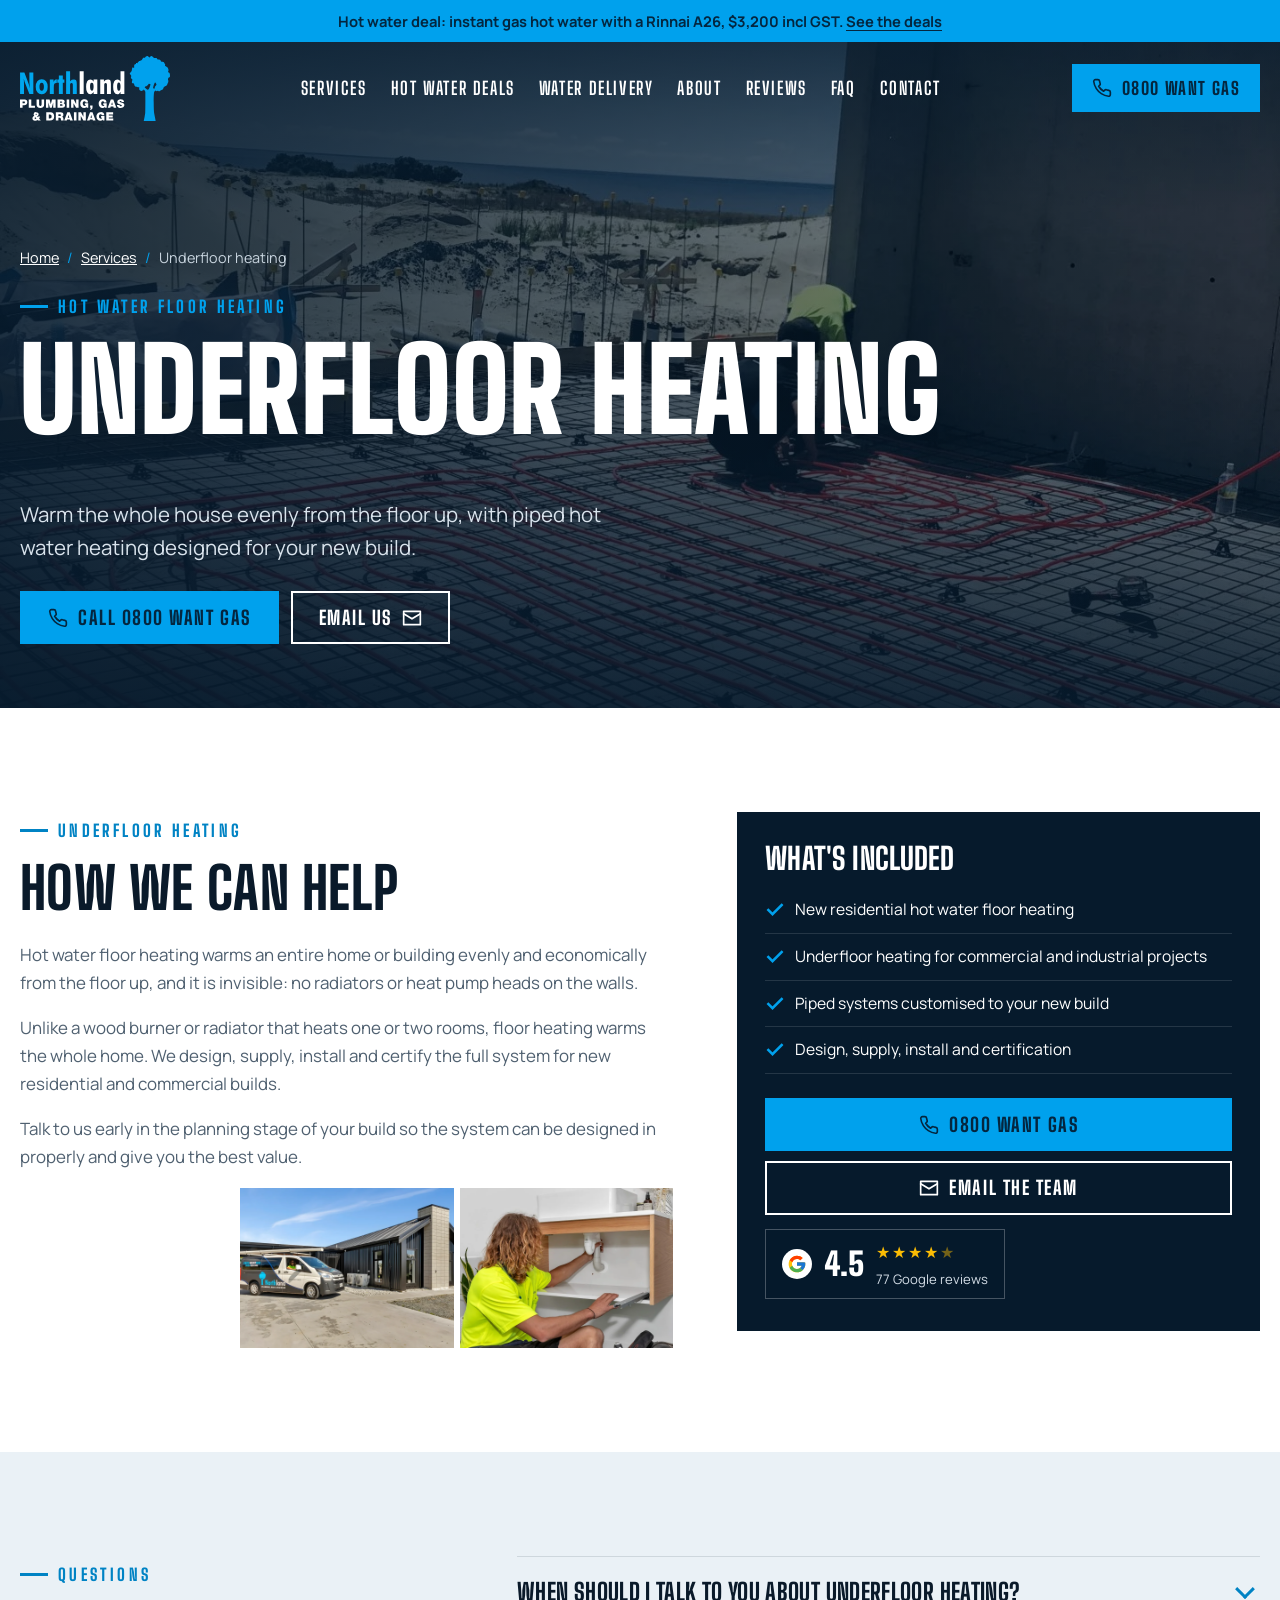
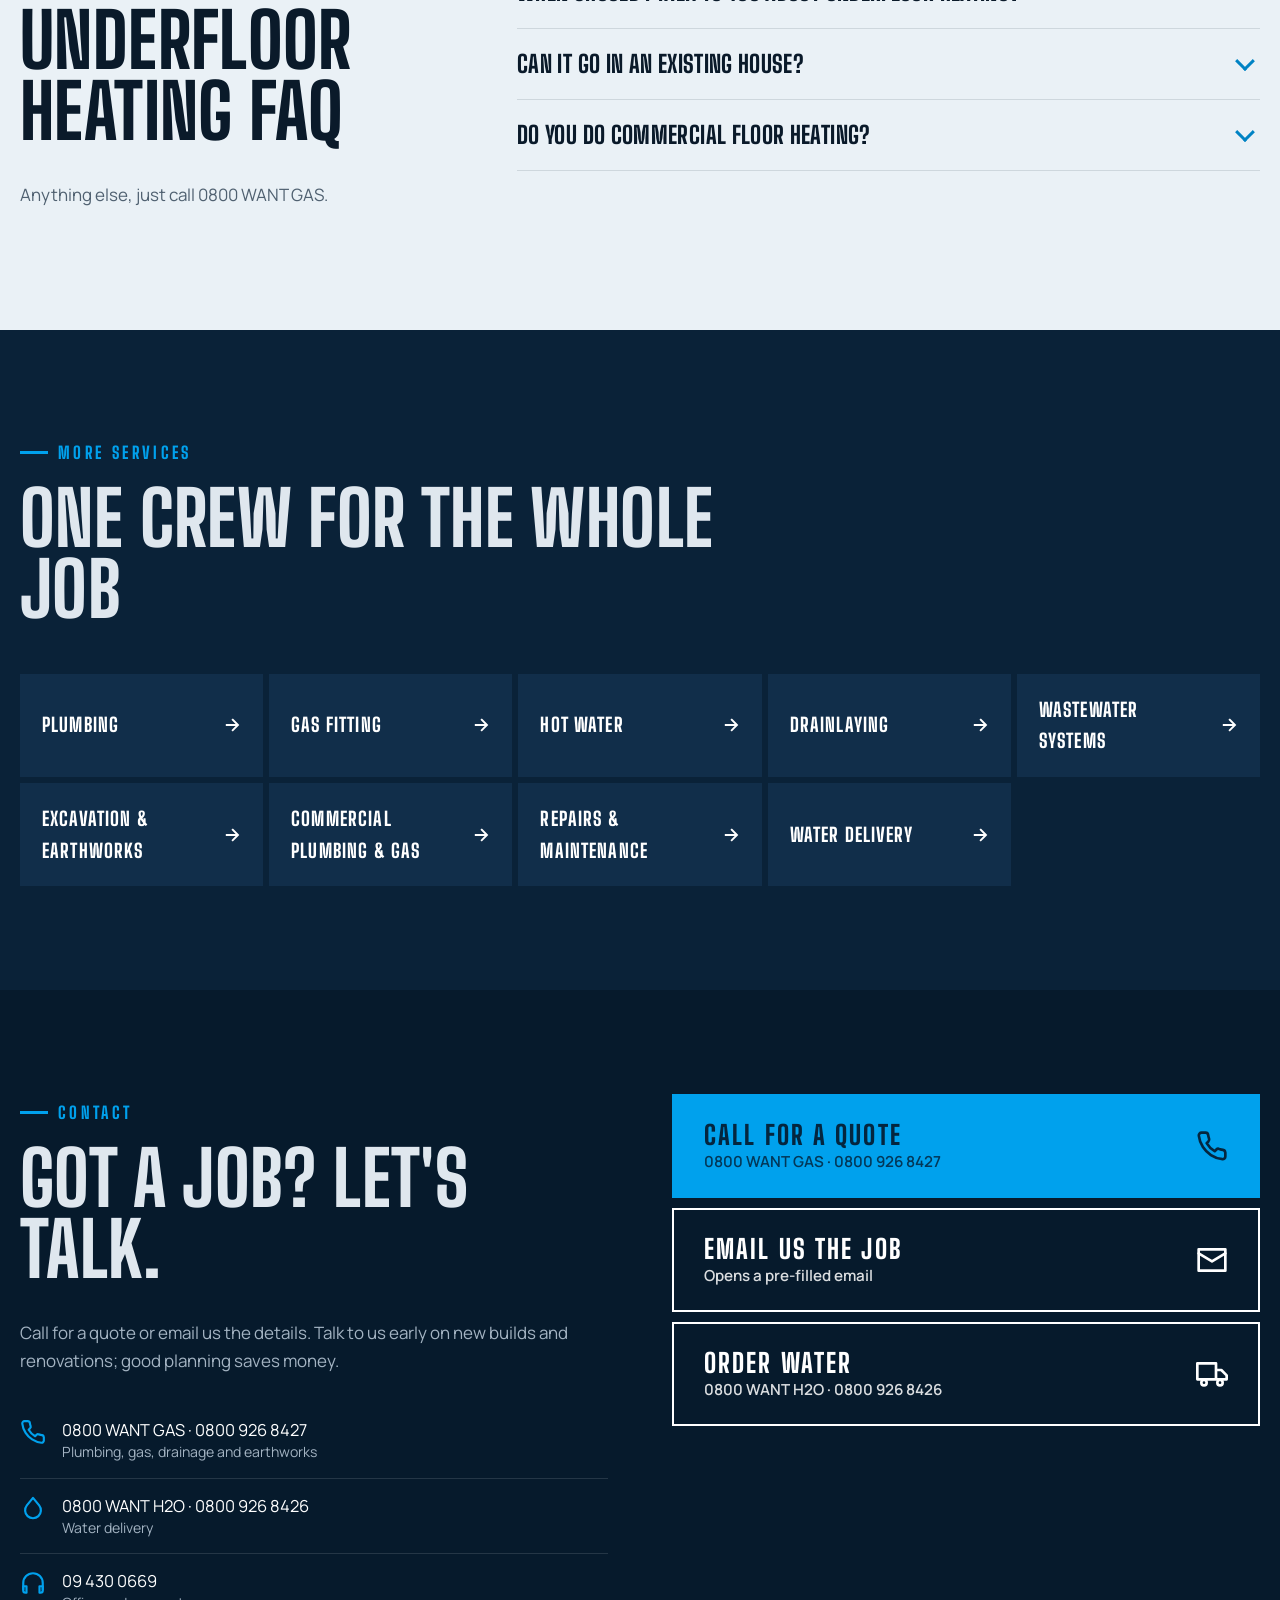
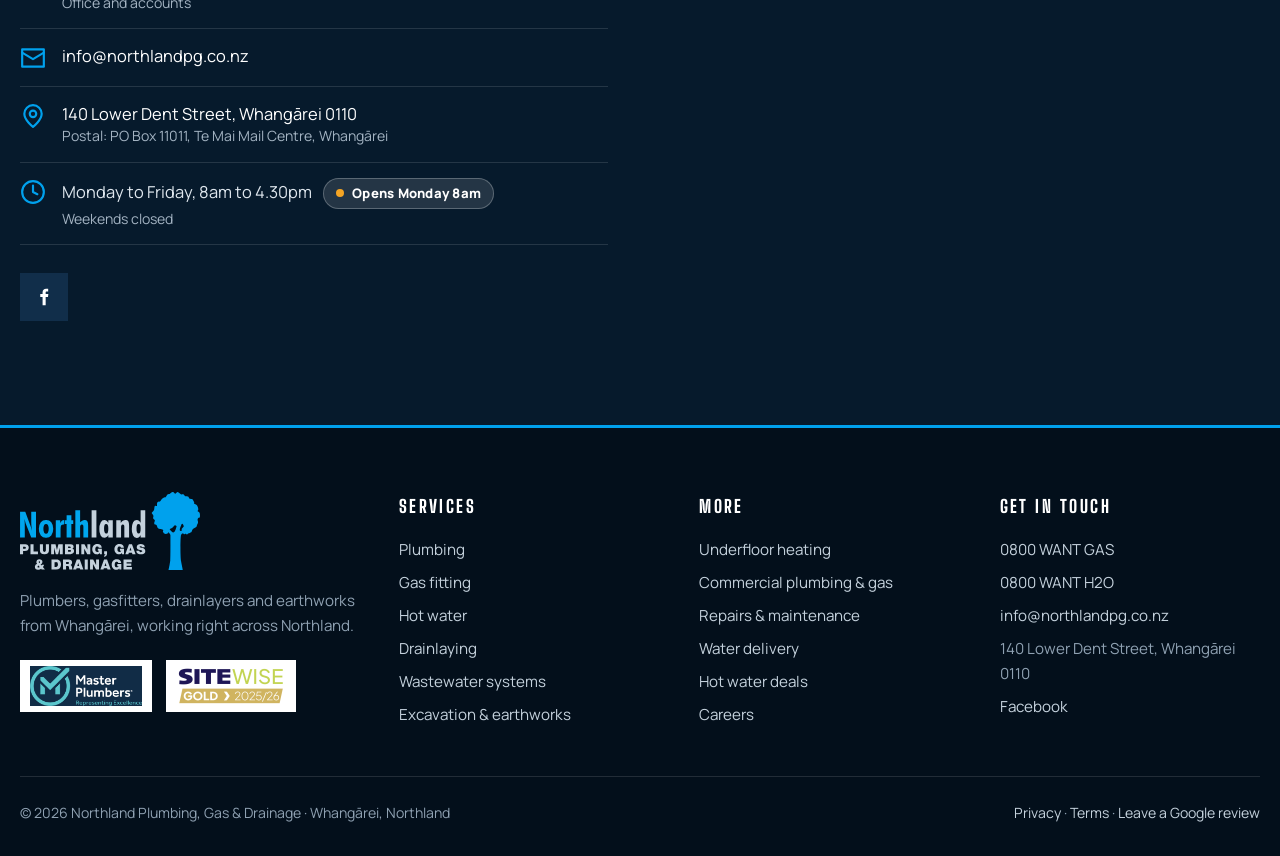
<file: services/underfloor-heating.html>
<!DOCTYPE html>
<html lang="en-NZ">
<head>
<meta charset="utf-8">
<meta name="viewport" content="width=device-width, initial-scale=1, viewport-fit=cover">
<title>Underfloor heating | Northland Plumbing, Gas &amp; Drainage, Whangārei</title>
<meta name="description" content="Warm the whole house evenly from the floor up, with piped hot water heating designed for your new build.">
<link rel="canonical" href="https://northland-plumbing-gas-drainage-dem.vercel.app/services/underfloor-heating.html">
<meta name="theme-color" content="#061a2c">
<meta property="og:type" content="website">
<meta property="og:site_name" content="Northland Plumbing, Gas &amp; Drainage">
<meta property="og:title" content="Underfloor heating | Northland Plumbing, Gas &amp; Drainage, Whangārei">
<meta property="og:description" content="Warm the whole house evenly from the floor up, with piped hot water heating designed for your new build.">
<meta property="og:url" content="https://northland-plumbing-gas-drainage-dem.vercel.app/services/underfloor-heating.html">
<meta property="og:image" content="https://northland-plumbing-gas-drainage-dem.vercel.app/img/og-image.jpg">
<meta property="og:image:width" content="1200">
<meta property="og:image:height" content="630">
<meta name="twitter:card" content="summary_large_image">
<link rel="icon" href="../favicon.svg" type="image/svg+xml">
<link rel="apple-touch-icon" href="../img/apple-touch-icon.png">
<link rel="preconnect" href="https://fonts.googleapis.com">
<link rel="preconnect" href="https://fonts.gstatic.com" crossorigin>
<link href="https://fonts.googleapis.com/css2?family=Big+Shoulders+Display:wght@700;800;900&family=Manrope:wght@400;500;600;700;800&display=swap" rel="stylesheet">
<link rel="stylesheet" href="../styles.css">
<script>document.documentElement.classList.add('js')</script>
<script type="application/ld+json">{"@context": "https://schema.org", "@type": "Service", "name": "Underfloor heating", "serviceType": "Underfloor heating", "provider": {"@type": "Plumber", "name": "Northland Plumbing, Gas & Drainage", "telephone": "+64 800 926 8427", "url": "https://northland-plumbing-gas-drainage-dem.vercel.app/"}, "areaServed": "Northland, New Zealand", "description": "Warm the whole house evenly from the floor up, with piped hot water heating designed for your new build."}</script>
</head>
<body>
<a class="skip" href="#main">Skip to content</a>
<svg width="0" height="0" style="position:absolute" aria-hidden="true">
  <symbol id="i-phone" viewBox="0 0 24 24" fill="none" stroke="currentColor" stroke-width="2" stroke-linecap="round" stroke-linejoin="round"><path d="M22 16.9v3a2 2 0 0 1-2.2 2 19.8 19.8 0 0 1-8.6-3.1 19.5 19.5 0 0 1-6-6A19.8 19.8 0 0 1 2.1 4.2 2 2 0 0 1 4.1 2h3a2 2 0 0 1 2 1.7c.1 1 .4 1.9.7 2.8a2 2 0 0 1-.5 2.1L8 9.9a16 16 0 0 0 6 6l1.3-1.3a2 2 0 0 1 2.1-.4c.9.3 1.8.6 2.8.7a2 2 0 0 1 1.7 2z"/></symbol>
  <symbol id="i-mail" viewBox="0 0 24 24" fill="none" stroke="currentColor" stroke-width="2" stroke-linecap="round" stroke-linejoin="round"><rect x="2" y="4" width="20" height="16"/><path d="m22 7-10 6L2 7"/></symbol>
  <symbol id="i-pin" viewBox="0 0 24 24" fill="none" stroke="currentColor" stroke-width="2" stroke-linecap="round" stroke-linejoin="round"><path d="M20 10c0 6-8 12-8 12s-8-6-8-12a8 8 0 0 1 16 0z"/><circle cx="12" cy="10" r="3"/></symbol>
  <symbol id="i-clock" viewBox="0 0 24 24" fill="none" stroke="currentColor" stroke-width="2" stroke-linecap="round" stroke-linejoin="round"><circle cx="12" cy="12" r="10"/><path d="M12 6v6l4 2"/></symbol>
  <symbol id="i-check" viewBox="0 0 24 24" fill="none" stroke="currentColor" stroke-width="3" stroke-linecap="square"><path d="M20 6 9 17l-5-5"/></symbol>
  <symbol id="i-arrow" viewBox="0 0 24 24" fill="none" stroke="currentColor" stroke-width="2.5" stroke-linecap="square"><path d="M5 12h14M13 5l7 7-7 7"/></symbol>
  <symbol id="i-flame" viewBox="0 0 24 24" fill="none" stroke="currentColor" stroke-width="2" stroke-linecap="round" stroke-linejoin="round"><path d="M12 22c4 0 7-2.7 7-6.8 0-3.6-2.4-5.9-4.1-8.3-.4 2-1.4 3.2-2.6 3.8C12.6 7.2 11 4.3 8.6 2c.2 3.4-3.6 6.6-3.6 11.2C5 18.6 8 22 12 22z"/><path d="M12 22c-1.7 0-3-1.3-3-3.1 0-1.9 1.6-3 3-4.9 1.4 1.9 3 3 3 4.9 0 1.8-1.3 3.1-3 3.1z"/></symbol>
  <symbol id="i-drop" viewBox="0 0 24 24" fill="none" stroke="currentColor" stroke-width="2" stroke-linecap="round" stroke-linejoin="round"><path d="M12 2.7 6.3 9.6a7.3 7.3 0 1 0 11.4 0z"/></symbol>
  <symbol id="i-shield" viewBox="0 0 24 24" fill="none" stroke="currentColor" stroke-width="2" stroke-linecap="round" stroke-linejoin="round"><path d="M12 22s8-4 8-10V5l-8-3-8 3v7c0 6 8 10 8 10z"/><path d="m9 12 2 2 4-4"/></symbol>
  <symbol id="i-award" viewBox="0 0 24 24" fill="none" stroke="currentColor" stroke-width="2" stroke-linecap="round" stroke-linejoin="round"><circle cx="12" cy="8" r="6"/><path d="M15.5 13.2 17 22l-5-3-5 3 1.5-8.8"/></symbol>
  <symbol id="i-truck" viewBox="0 0 24 24" fill="none" stroke="currentColor" stroke-width="2" stroke-linecap="round" stroke-linejoin="round"><path d="M1 4h14v12H1zM15 9h4l4 4v3h-8z"/><circle cx="6" cy="18.5" r="2"/><circle cx="18" cy="18.5" r="2"/></symbol>
  <symbol id="i-wrench" viewBox="0 0 24 24" fill="none" stroke="currentColor" stroke-width="2" stroke-linecap="round" stroke-linejoin="round"><path d="M14.7 6.3a1 1 0 0 0 0 1.4l1.6 1.6a1 1 0 0 0 1.4 0l3.8-3.8a6 6 0 0 1-7.9 7.9l-6.9 6.9a2.1 2.1 0 0 1-3-3l6.9-6.9a6 6 0 0 1 7.9-7.9z"/></symbol>
  <symbol id="i-hat" viewBox="0 0 24 24" fill="none" stroke="currentColor" stroke-width="2" stroke-linecap="round" stroke-linejoin="round"><path d="M2 18h20M4 18v-3a8 8 0 0 1 16 0v3M10 7V5h4v2M12 7v6"/></symbol>
  <symbol id="i-digger" viewBox="0 0 24 24" fill="none" stroke="currentColor" stroke-width="2" stroke-linecap="round" stroke-linejoin="round"><rect x="2" y="15" width="12" height="5" rx="2.5"/><path d="M4 15v-4h6l2 4M10 11V7l6-3 5 6-2 2"/><path d="m19 12-1 3h3z"/></symbol>
  <symbol id="i-headset" viewBox="0 0 24 24" fill="none" stroke="currentColor" stroke-width="2" stroke-linecap="round" stroke-linejoin="round"><path d="M3 18v-6a9 9 0 0 1 18 0v6"/><path d="M21 19a2 2 0 0 1-2 2h-1v-6h3zM3 19a2 2 0 0 0 2 2h1v-6H3z"/></symbol>
  <symbol id="i-star" viewBox="0 0 24 24" fill="currentColor"><path d="m12 2 3.1 6.3 6.9 1-5 4.9 1.2 6.8L12 17.8 5.8 21l1.2-6.8-5-4.9 6.9-1z"/></symbol>
  <symbol id="i-fb" viewBox="0 0 24 24" fill="currentColor"><path d="M14 8.5V6.8c0-.8.2-1.3 1.4-1.3H17V2.2c-.3 0-1.3-.1-2.5-.1-2.5 0-4.2 1.5-4.2 4.3v2.1H7.5V12h2.8v10H14V12h2.8l.4-3.5z"/></symbol>
  <symbol id="i-g" viewBox="0 0 48 48"><path fill="#FFC107" d="M43.6 20.1H42V20H24v8h11.3C33.7 32.7 29.2 36 24 36c-6.6 0-12-5.4-12-12s5.4-12 12-12c3.1 0 5.8 1.2 7.9 3.1l5.7-5.7C34 6.1 29.3 4 24 4 12.9 4 4 12.9 4 24s8.9 20 20 20 20-8.9 20-20c0-1.3-.1-2.6-.4-3.9z"/><path fill="#FF3D00" d="m6.3 14.7 6.6 4.8C14.7 15.1 19 12 24 12c3.1 0 5.8 1.2 7.9 3.1l5.7-5.7C34 6.1 29.3 4 24 4 16.3 4 9.7 8.3 6.3 14.7z"/><path fill="#4CAF50" d="M24 44c5.2 0 9.9-2 13.4-5.2l-6.2-5.2A11.9 11.9 0 0 1 24 36c-5.2 0-9.6-3.3-11.3-8l-6.5 5C9.5 39.6 16.2 44 24 44z"/><path fill="#1976D2" d="M43.6 20.1H42V20H24v8h11.3a12 12 0 0 1-4.1 5.6l6.2 5.2C36.9 39.2 44 34 44 24c0-1.3-.1-2.6-.4-3.9z"/></symbol>
  <symbol id="i-logo" viewBox="0 0 177.017 76.773"><path fill="currentColor" d="M123.169 17.93h-4.536v12.261a5.92 5.92 0 0 0-1.654-1.94 3.4 3.4 0 0 0-2-.64 4.107 4.107 0 0 0-3.723 2.26 12.912 12.912 0 0 0-1.316 6.433 13.545 13.545 0 0 0 1.282 6.52 3.975 3.975 0 0 0 3.619 2.294 3.552 3.552 0 0 0 2.174-.7 5.538 5.538 0 0 0 1.619-2.122v2.477h4.537Zm-5 21.864a1.568 1.568 0 0 1-1.515 1.117 1.663 1.663 0 0 1-1.55-1.212 9.908 9.908 0 0 1-.511-3.653 9.9 9.9 0 0 1 .459-3.55 1.543 1.543 0 0 1 1.481-1.093 1.661 1.661 0 0 1 1.6 1.082 9.144 9.144 0 0 1 .493 3.524 10.976 10.976 0 0 1-.459 3.784m-10.885 4.979v-11.6q0-3.308-.779-4.434a3.136 3.136 0 0 0-2.771-1.125 4.954 4.954 0 0 0-2.606.692 6.523 6.523 0 0 0-2.07 2.113v-2.634h-4.364v16.989h4.693V34.694a4.175 4.175 0 0 1 .4-2.113 1.412 1.412 0 0 1 1.3-.64 1.285 1.285 0 0 1 1.177.545 4.038 4.038 0 0 1 .347 2v10.287ZM91.253 27.784h-4.4v2.6a6.607 6.607 0 0 0-1.741-2.1 3.4 3.4 0 0 0-2.052-.675 4.11 4.11 0 0 0-3.715 2.269 12.85 12.85 0 0 0-1.325 6.425 13.343 13.343 0 0 0 1.29 6.529 4.067 4.067 0 0 0 3.715 2.251 3.492 3.492 0 0 0 2.122-.71 6.153 6.153 0 0 0 1.706-2.113v2.512h4.4Zm-4.901 11.933a1.681 1.681 0 0 1-1.611 1.16 1.662 1.662 0 0 1-1.55-1.2 9.775 9.775 0 0 1-.511-3.628 9.776 9.776 0 0 1 .459-3.524 1.542 1.542 0 0 1 1.481-1.083 1.781 1.781 0 0 1 1.689 1.126 8.275 8.275 0 0 1 .546 3.446 10.011 10.011 0 0 1-.5 3.706M75.133 17.93h-4.7v26.842h4.7Z"/> <path d="M67.008 44.772v-11.6q0-3.343-.779-4.451a3.157 3.157 0 0 0-2.771-1.108 5.032 5.032 0 0 0-2.329.546 6.558 6.558 0 0 0-2.017 1.689V17.93h-4.694v26.842h4.693V34.693a4.187 4.187 0 0 1 .4-2.113 1.412 1.412 0 0 1 1.3-.64 1.286 1.286 0 0 1 1.177.546 4.045 4.045 0 0 1 .347 2v10.286Zm-16.487 0V31.438h1.849v-3.654h-1.848v-4.9h-4.676v4.9h-1.853v3.654h1.853v13.334Zm-10.633 0v-7.983q0-3.1.667-3.974a3.015 3.015 0 0 1 2.52-.874h.312v-4.469a3.471 3.471 0 0 0-2.3.84 5.61 5.61 0 0 0-1.527 2.485v-3.013h-4.365v16.988Zm-9.125-14.919a6.291 6.291 0 0 0-5.161-2.381 6.273 6.273 0 0 0-5.152 2.373 9.911 9.911 0 0 0-1.913 6.407 10.007 10.007 0 0 0 1.913 6.451 6.263 6.263 0 0 0 5.152 2.381 6.288 6.288 0 0 0 5.152-2.39 9.958 9.958 0 0 0 1.931-6.443 9.891 9.891 0 0 0-1.922-6.4m-7.083 9.9a7.46 7.46 0 0 1-.675-3.533 7.418 7.418 0 0 1 .675-3.516 2.121 2.121 0 0 1 3.853.009 7.347 7.347 0 0 1 .684 3.507 7.4 7.4 0 0 1-.684 3.524 2.121 2.121 0 0 1-3.853.009M4.699 44.772V34.139q0-2.563-.086-4.407t-.26-3.315l.433 1.628q.589 2.269.727 2.58l5.542 14.149h4.676V19.488h-4.676v9.715q0 1.94.19 4.183t.589 4.926q-.52-1.835-.926-3.195t-.633-2.017L5.17 19.488H.058v25.284Z" fill="#00a6ee"/> <path d="M160.202 34.99c-.746.746-1.424 1.221-1.152 2.238.046.173.116.426.2.7-.6.311-1.793.785-2.095-.2-.337-1.1 1.183-4.761 1.716-5.992a1.941 1.941 0 0 1 .521-.414c.678-.339 1.221 1.288 1.56 1.9s0 1.017-.746 1.763m-6.306-1.627c.046.037.076.055.117.085-.148.678-1.244 5.757-2.822 6.261-1.238.4-3.084-2.036-4.1-2.943.279-.209.733-.354.917-.721.407-.814.938-.172 1.48-.646a9.226 9.226 0 0 0 2.1-2.17c.542-.949 1.29-.679 2.305.135m22.784-12.816c-.407-1.492-1.9-1.085-1.967-1.7s.746-1.22.611-2.1a7.3 7.3 0 0 0-.882-2.984c-.678-1.152-2.305-1.7-3.029-2.1s.316-1.627-.294-2.1-.678-1.763-1.289-2.305-2.576-.339-3.323-.882-.135-1.017-.881-1.7-2.238-.474-2.984-.542-.882-1.288-1.7-1.7-1.7.136-2.373.068S156.065 0 155.111 0s-1.627 1.357-2.236 1.627-1.353-1.288-2.506-1.559-2.305 1.289-2.916 1.763-1.492.2-2.373.678-.814 1.7-1.7 2.373-2.17.61-2.713.949a11.525 11.525 0 0 0-2.527 2.916c-.561 1.017-2.219.2-2.965 1.289s-.407 3.187-.407 3.677-1.9-.761-2.305.188-.271 2.305-.61 3.526-1.966 2.238-2.238 3.051 1.085 1.492 1.492 2.645-.271 1.627-.271 2.441 1.085 1.152 1.627 1.966-.746 2.509-.407 3.8.814.271 1.7.949.61.271 1.356 2.509 4.069 1.56 5.483 2.441-1.075.067.417 2.712c.731 1.931 3.391 1.15 3.391 1.15.949-1.356 1.618-.016 1.278-.762-.248-.546.093-.515.428-.74 2.148 2.112 1.82 3.4 1.82 3.4s.11 21.035-.161 24.29a85.833 85.833 0 0 1-1.737 9.344l14.1.148s-.725-3.783-1.674-8.53-.814-24.972 0-26.192a2.708 2.708 0 0 1 1.873-1.376c.291.48.61.824.954.824 1.085 0 .949-1.017 2.034-.135s1.967-.271 2.509-.679 1.627-.678 2.577-1.22.475-1.424 1.289-2.509 2.1-1.492 3.255-2.17.814-1.967 1.492-2.984a3.928 3.928 0 0 0 .474-3.255 2.824 2.824 0 0 1 .2-2.712c.61-1.153 1.56-.271 1.763-1.085a10.18 10.18 0 0 0-.2-4.2" fill="#00a1ed"/> <path fill="currentColor" d="M114.392 57.813c.027 3.124 3.193 3.522 4.3 3.522 2.179 0 4.523-.822 4.523-3.371 0-1.8-1.37-2.44-2.755-2.823s-2.782-.534-2.836-1.233c0-.548.671-.658 1.083-.658a1.566 1.566 0 0 1 .891.246.75.75 0 0 1 .356.781h2.85c-.082-2.385-1.96-3.194-4.084-3.194-2.015 0-3.947.973-3.947 3.234 0 1.973 1.768 2.4 3.317 2.837 1.685.48 2.11.617 2.11 1.123 0 .727-.754.891-1.247.891a1.391 1.391 0 0 1-1.439-.712 1.812 1.812 0 0 1-.109-.644Zm-10.826 3.289h3.029l.439-1.4h3.111l.411 1.4h3.125l-3.563-9.785h-2.948Zm4.125-3.495.945-3.015h.028l.877 3.015Zm-7.291 3.495h1.905v-5.385h-4v2.1h1.33a1.5 1.5 0 0 1-1.563 1.083 2.239 2.239 0 0 1-2.206-2.522c0-.671-.069-2.85 2-2.85a1.432 1.432 0 0 1 1.426 1.22h2.891a4.222 4.222 0 0 0-4.509-3.659c-2.207 0-4.824 1.494-4.824 5.222 0 2.782 1.782 5.03 4.673 5.03a3.427 3.427 0 0 0 2.777-1.239Zm-17.651 0h1.22a1.366 1.366 0 0 1-1.22 1.288v1.193a3.542 3.542 0 0 0 1.179-.165A2.737 2.737 0 0 0 85.6 60.54v-2.151h-2.85Zm-4.139 0h1.905v-5.385h-4v2.1h1.33a1.5 1.5 0 0 1-1.563 1.083 2.239 2.239 0 0 1-2.206-2.522c0-.671-.069-2.85 2-2.85a1.432 1.432 0 0 1 1.426 1.22h2.891a4.222 4.222 0 0 0-4.509-3.659c-2.207 0-4.824 1.494-4.824 5.222 0 2.782 1.782 5.03 4.673 5.03a3.427 3.427 0 0 0 2.782-1.233Zm-18.309 0h2.85v-5.345h.028l3 5.345h2.933v-9.785h-2.85v5.235h-.028l-2.85-5.235H60.3Zm-5.235 0h3.014v-9.785h-3.015Zm-7.8-7.455h1.59c.617 0 1.028.178 1.028.671 0 .631-.4.808-1.028.808h-1.59Zm-3.014 7.455H49.8c1.727 0 3.426-1.014 3.426-2.974a2.387 2.387 0 0 0-1.7-2.439 2.015 2.015 0 0 0 1.206-1.919c0-1-.548-2.453-3.125-2.453h-5.355Zm3.015-4.15h1.892c.712 0 1.055.315 1.055.891 0 .754-.548.932-1.178.932h-1.769Zm-16.624 4.15h2.851v-6.276h.027l1.7 6.277h2.248l1.7-6.277h.027v6.276h2.851v-9.785h-4.29l-1.4 5.756h-.028l-1.4-5.756h-4.29Zm-2.165-9.785h-3.015v5.335c0 1 0 2.247-1.425 2.247-1.467 0-1.467-1.247-1.467-2.247v-5.335h-3.015v6c0 2.714 1.481 4.016 4.468 4.016s4.454-1.3 4.454-4.016Zm-18.172 9.785h7.346v-2.507h-4.331v-7.278h-3.015Zm-7.291-7.277h1.343c.741 0 1.426.055 1.426.945 0 .987-.822 1.042-1.6 1.042H3.015ZM0 61.102h3.015v-2.96H4.8c2.247 0 3.837-1.11 3.837-3.481a3.318 3.318 0 0 0-3.591-3.344H0Z"/> <path fill="currentColor" d="M101.804 76.268h8.251v-2.507h-5.235v-1.22h4.619v-2.33h-4.619v-1.22h5.085v-2.508h-8.1Zm-4.057 0h1.905v-5.386h-4v2.1h1.33a1.5 1.5 0 0 1-1.563 1.083 2.239 2.239 0 0 1-2.206-2.522c0-.671-.069-2.85 2-2.85a1.432 1.432 0 0 1 1.426 1.22h2.887a4.223 4.223 0 0 0-4.509-3.659c-2.207 0-4.824 1.494-4.824 5.222 0 2.782 1.782 5.03 4.673 5.03a3.427 3.427 0 0 0 2.782-1.233Zm-18.706 0h3.029l.438-1.4h3.111l.411 1.4h3.124l-3.563-9.785h-2.946Zm4.125-3.495.945-3.015h.027l.878 3.015Zm-14.281 3.495h2.851v-5.345h.027l3 5.345h2.933v-9.785h-2.849v5.235h-.027l-2.851-5.235h-3.084Zm-5.235 0h3.015v-9.785H63.65Zm-11.443 0h3.029l.438-1.4h3.111l.411 1.4h3.124l-3.563-9.785h-2.946Zm4.125-3.495.945-3.015h.028l.877 3.015ZM45.3 68.812h1.411c1.152 0 1.494.356 1.494.973 0 .877-.768.973-1.33.973H45.3Zm-3.015 7.455H45.3v-3.412h1.6c1.192 0 1.274.973 1.357 1.9a7.039 7.039 0 0 0 .246 1.508h3.023a6.44 6.44 0 0 1-.329-2.1 2.667 2.667 0 0 0-1.439-2.44 2.513 2.513 0 0 0 1.467-2.453c0-1.85-1.481-2.8-3.194-2.8h-5.746ZM33.98 68.99h.959a2.163 2.163 0 0 1 2.371 2.33c0 .918-.274 2.44-2.152 2.44H33.98Zm-3.015 7.277h4.361c3.412 0 5-1.9 5-4.906 0-2.467-1.152-4.879-4.413-4.879h-4.948Zm-9.662 0h3.207l-2-2.4a4.537 4.537 0 0 0 1.151-2.371h-2.262a1.769 1.769 0 0 1-.356.74l-.754-.932a3.07 3.07 0 0 0 1.8-2.522c0-1.74-1.316-2.535-3.138-2.535a2.724 2.724 0 0 0-2.906 2.535 2.643 2.643 0 0 0 .768 1.782 3.392 3.392 0 0 0-2.179 2.755 3.144 3.144 0 0 0 3.33 3.18 4.122 4.122 0 0 0 2.8-.918Zm-1.987-2.522a1.807 1.807 0 0 1-1.151.589.938.938 0 0 1-.932-.918c0-.493.548-.85.945-1.056Zm-.945-5a.7.7 0 0 1 .726-.671.649.649 0 0 1 .658.658 1.246 1.246 0 0 1-.781 1.014c-.246-.287-.6-.658-.6-1"/></symbol>
</svg>
<div class="ribbon"><span class="rl">Hot water deal: </span>instant gas hot water with a Rinnai A26, $3,200 incl GST. <a href="../index.html#deals">See the deals</a></div>
<header class="nav" id="nav">
  <div class="wrap">
    <a href="../index.html" class="logo" aria-label="Northland Plumbing, Gas &amp; Drainage home"><svg viewBox="0 0 177.017 76.773" role="img" aria-label="Northland Plumbing, Gas &amp; Drainage"><use href="#i-logo"/></svg></a>
    <ul class="nav-links" id="navLinks">
      <li><a href="../index.html#services">Services</a></li><li><a href="../index.html#deals">Hot water deals</a></li><li><a href="../index.html#water">Water delivery</a></li><li><a href="../index.html#about">About</a></li><li><a href="../index.html#reviews">Reviews</a></li><li><a href="../index.html#faq">FAQ</a></li><li><a href="../index.html#contact">Contact</a></li>
    </ul>
    <div class="nav-right">
      <a class="btn btn-primary nav-call" href="tel:08009268427"><svg class="icon" aria-hidden="true"><use href="#i-phone"/></svg><span class="label">0800 WANT GAS</span></a>
      <button class="burger" id="burger" aria-label="Open menu" aria-expanded="false" aria-controls="navLinks">
        <svg viewBox="0 0 24 24" fill="none" stroke="currentColor" stroke-width="2.4" stroke-linecap="square"><path d="M3 6h18M3 12h18M3 18h18"/></svg>
      </button>
    </div>
  </div>
</header>

<main id="main">
<section class="page-hero">
  <img src="../img/underfloor-pipes-1920.webp" srcset="../img/underfloor-pipes-1080.webp 1080w, ../img/underfloor-pipes-1920.webp 1920w" sizes="100vw" alt="Underfloor heating" width="1440" height="1920" fetchpriority="high">
  <div class="wrap">
    <ol class="crumbs hero-fade"><li><a href="../index.html">Home</a></li><li><a href="../index.html#services">Services</a></li><li>Underfloor heating</li></ol>
    <span class="eyebrow hero-fade">Hot water floor heating</span>
    <h1 class="hero-fade">Underfloor heating</h1>
    <p class="lead hero-fade">Warm the whole house evenly from the floor up, with piped hot water heating designed for your new build.</p>
    <div class="hero-ctas hero-fade" style="display:flex;flex-wrap:wrap;gap:12px;margin-top:26px">
      <a class="btn btn-primary" href="tel:08009268427"><svg class="icon" aria-hidden="true"><use href="#i-phone"/></svg>Call 0800 WANT GAS</a>
      <a class="btn btn-ghost" href="https://mail.google.com/mail/?view=cm&amp;fs=1&amp;to=info%40northlandpg.co.nz&amp;su=Underfloor%20heating%20enquiry&amp;body=Hi%20Northland%20Plumbing%2C%20Gas%20%26%20Drainage%2C%0A%0AI%27d%20like%20a%20quote%20for%20underfloor%20heating%3A%0A%0AAddress%3A%0A%0AThanks" target="_blank" rel="noopener">Email us <svg class="icon" aria-hidden="true"><use href="#i-mail"/></svg></a>
    </div>
  </div>
</section>

<section class="band-light">
  <div class="wrap svc-body">
    <div class="prose">
      <span class="eyebrow reveal">Underfloor heating</span>
      <h2 class="reveal">How we can help</h2>
      <p class="reveal">Hot water floor heating warms an entire home or building evenly and economically from the floor up, and it is invisible: no radiators or heat pump heads on the walls.</p><p class="reveal">Unlike a wood burner or radiator that heats one or two rooms, floor heating warms the whole home. We design, supply, install and certify the full system for new residential and commercial builds.</p><p class="reveal">Talk to us early in the planning stage of your build so the system can be designed in properly and give you the best value.</p>
      <div class="svc-photos reveal"><img src="../img/underfloor-pipes-1920.webp" srcset="../img/underfloor-pipes-1080.webp 1080w, ../img/underfloor-pipes-1920.webp 1920w" sizes="(max-width:600px) 50vw, 33vw" alt="Underfloor heating work by Northland Plumbing, Gas &amp; Drainage" width="1440" height="1920" decoding="async"><img src="../img/hero-van-new-build-1920.webp" srcset="../img/hero-van-new-build-1080.webp 1080w, ../img/hero-van-new-build-1920.webp 1920w" sizes="(max-width:600px) 50vw, 33vw" alt="Underfloor heating work by Northland Plumbing, Gas &amp; Drainage" width="1920" height="1280" decoding="async"><img src="../img/plumbing-bathroom-vanity-1920.webp" srcset="../img/plumbing-bathroom-vanity-1080.webp 1080w, ../img/plumbing-bathroom-vanity-1920.webp 1920w" sizes="(max-width:600px) 50vw, 33vw" alt="Underfloor heating work by Northland Plumbing, Gas &amp; Drainage" width="1920" height="1280" decoding="async"></div>
      
      
    </div>
    <aside class="svc-aside reveal">
      <h3>What's included</h3>
      <ul><li><svg class="" aria-hidden="true"><use href="#i-check"/></svg>New residential hot water floor heating</li><li><svg class="" aria-hidden="true"><use href="#i-check"/></svg>Underfloor heating for commercial and industrial projects</li><li><svg class="" aria-hidden="true"><use href="#i-check"/></svg>Piped systems customised to your new build</li><li><svg class="" aria-hidden="true"><use href="#i-check"/></svg>Design, supply, install and certification</li></ul>
      <a class="btn btn-primary" href="tel:08009268427"><svg class="icon" aria-hidden="true"><use href="#i-phone"/></svg>0800 WANT GAS</a>
      <a class="btn btn-ghost" href="https://mail.google.com/mail/?view=cm&amp;fs=1&amp;to=info%40northlandpg.co.nz&amp;su=Underfloor%20heating%20enquiry&amp;body=Hi%20Northland%20Plumbing%2C%20Gas%20%26%20Drainage%2C%0A%0AI%27d%20like%20a%20quote%20for%20underfloor%20heating%3A%0A%0AAddress%3A%0A%0AThanks" target="_blank" rel="noopener"><svg class="icon" aria-hidden="true"><use href="#i-mail"/></svg>Email the team</a>
      <a class="rating" style="margin-top:14px" href="https://www.google.com/search?q=Northland+Plumbing+Gas+%26+Drainage+Whangarei#lrd=0x6d0b7f5d0de557a1:0x5102cbeec86a214e,1,,,," target="_blank" rel="noopener" aria-label="Rated 4.5 out of 5 from 77 Google reviews"><svg class="g" viewBox="0 0 48 48" aria-hidden="true"><use href="#i-g"/></svg><span class="num">4.5</span><div><span class="stars" aria-hidden="true">★★★★<span style="opacity:.45">★</span></span><small>77 Google reviews</small></div></a>
    </aside>
  </div>
</section>

<section class="band-mist">
  <div class="wrap faq-grid">
    <div class="faq-side"><span class="eyebrow reveal">Questions</span><h2 class="reveal">Underfloor heating FAQ</h2><p class="muted reveal">Anything else, just call 0800 WANT GAS.</p></div>
    <div class="faq-list reveal">
      <details><summary>When should I talk to you about underfloor heating?</summary><p>As early as possible in the planning stage of your build, so pipes can be laid before the slab is poured.</p></details>
      <details><summary>Can it go in an existing house?</summary><p>Our floor heating is designed for new builds. Call us to talk through your options.</p></details>
      <details><summary>Do you do commercial floor heating?</summary><p>Yes, for commercial and industrial projects as well as homes.</p></details>
    </div>
  </div>
</section>

<section class="band-dark">
  <div class="wrap">
    <div class="section-head"><div><span class="eyebrow reveal">More services</span><h2 class="reveal">One crew for the whole job</h2></div></div>
    <div class="other-svcs reveal"><a href="plumbing.html">Plumbing<svg class="" aria-hidden="true"><use href="#i-arrow"/></svg></a><a href="gas-fitting.html">Gas fitting<svg class="" aria-hidden="true"><use href="#i-arrow"/></svg></a><a href="hot-water.html">Hot water<svg class="" aria-hidden="true"><use href="#i-arrow"/></svg></a><a href="drainlaying.html">Drainlaying<svg class="" aria-hidden="true"><use href="#i-arrow"/></svg></a><a href="wastewater.html">Wastewater systems<svg class="" aria-hidden="true"><use href="#i-arrow"/></svg></a><a href="excavation-earthworks.html">Excavation & earthworks<svg class="" aria-hidden="true"><use href="#i-arrow"/></svg></a><a href="commercial-plumbing.html">Commercial plumbing & gas<svg class="" aria-hidden="true"><use href="#i-arrow"/></svg></a><a href="repairs-maintenance.html">Repairs & maintenance<svg class="" aria-hidden="true"><use href="#i-arrow"/></svg></a><a href="water-delivery.html">Water delivery<svg class="" aria-hidden="true"><use href="#i-arrow"/></svg></a></div>
  </div>
</section>

<section id="contact" class="contact">
  <div class="wrap contact-grid">
    <div>
      <span class="eyebrow reveal">Contact</span>
      <h2 class="reveal">Got a job? Let's talk.</h2>
      <p class="muted reveal">Call for a quote or email us the details. Talk to us early on new builds and renovations; good planning saves money.</p>
      <ul class="contact-rows reveal">
        <li><svg class="icon" aria-hidden="true"><use href="#i-phone"/></svg><div><a href="tel:08009268427">0800 WANT GAS &middot; 0800 926 8427</a><small>Plumbing, gas, drainage and earthworks</small></div></li>
        <li><svg class="icon" aria-hidden="true"><use href="#i-drop"/></svg><div><a href="tel:08009268426">0800 WANT H2O &middot; 0800 926 8426</a><small>Water delivery</small></div></li>
        <li><svg class="icon" aria-hidden="true"><use href="#i-headset"/></svg><div><a href="tel:+6494300669">09 430 0669</a><small>Office and accounts</small></div></li>
        <li><svg class="icon" aria-hidden="true"><use href="#i-mail"/></svg><div><a href="https://mail.google.com/mail/?view=cm&amp;fs=1&amp;to=info%40northlandpg.co.nz&amp;su=Job%20enquiry&amp;body=Hi%20Northland%20Plumbing%2C%20Gas%20%26%20Drainage%2C%0A%0AI%27d%20like%20a%20quote%20for%3A%0A%0AJob%20address%3A%0A%0ABest%20number%20to%20reach%20me%3A%0A%0AThanks" target="_blank" rel="noopener">info&#64;northlandpg.co.nz</a></div></li>
        <li><svg class="icon" aria-hidden="true"><use href="#i-pin"/></svg><div><a href="https://www.google.com/maps/place/Northland+Plumbing+Gas+%26+Drainage/@-35.7273589,174.3290948,17z" target="_blank" rel="noopener">140 Lower Dent Street, Whangārei 0110</a><small>Postal: PO Box 11011, Te Mai Mail Centre, Whangārei</small></div></li>
        <li><svg class="icon" aria-hidden="true"><use href="#i-clock"/></svg><div>Monday to Friday, 8am to 4.30pm <span class="open-badge" data-open-badge hidden></span><small>Weekends closed</small></div></li>
      </ul>
      <div class="socials reveal">
        <a href="https://www.facebook.com/NorthlandPG/" target="_blank" rel="noopener" aria-label="Northland Plumbing, Gas &amp; Drainage on Facebook"><svg class="" aria-hidden="true"><use href="#i-fb"/></svg></a>
      </div>
    </div>
    <div class="contact-actions">
      <a class="btn btn-primary reveal" href="tel:08009268427"><span>Call for a quote<small>0800 WANT GAS &middot; 0800 926 8427</small></span><svg class="icon" aria-hidden="true"><use href="#i-phone"/></svg></a>
      <a class="btn btn-ghost reveal" href="https://mail.google.com/mail/?view=cm&amp;fs=1&amp;to=info%40northlandpg.co.nz&amp;su=Job%20enquiry&amp;body=Hi%20Northland%20Plumbing%2C%20Gas%20%26%20Drainage%2C%0A%0AI%27d%20like%20a%20quote%20for%3A%0A%0AJob%20address%3A%0A%0ABest%20number%20to%20reach%20me%3A%0A%0AThanks" target="_blank" rel="noopener"><span>Email us the job<small>Opens a pre-filled email</small></span><svg class="icon" aria-hidden="true"><use href="#i-mail"/></svg></a>
      <a class="btn btn-ghost reveal" href="tel:08009268426"><span>Order water<small>0800 WANT H2O &middot; 0800 926 8426</small></span><svg class="icon" aria-hidden="true"><use href="#i-truck"/></svg></a>
    </div>
  </div>
</section>

</main>
<footer class="footer">
  <div class="wrap">
    <div class="footer-grid">
      <div>
        <a href="../index.html" class="logo" aria-label="Home"><svg viewBox="0 0 177.017 76.773" role="img" aria-label="Northland Plumbing, Gas &amp; Drainage"><use href="#i-logo"/></svg></a>
        <p style="margin-top:18px">Plumbers, gasfitters, drainlayers and earthworks from Whangārei, working right across Northland.</p>
        <div class="badges">
          <img src="../img/brands/logo-master-plumbers.png" alt="Master Plumbers member" width="420" height="150">
          <img src="../img/brands/logo-sitewise-gold-2025.png" alt="Sitewise Gold 2025/2026" width="440" height="160">
        </div>
      </div>
      <div><h4>Services</h4><ul><li><a href="../services/plumbing.html">Plumbing</a></li><li><a href="../services/gas-fitting.html">Gas fitting</a></li><li><a href="../services/hot-water.html">Hot water</a></li><li><a href="../services/drainlaying.html">Drainlaying</a></li><li><a href="../services/wastewater.html">Wastewater systems</a></li><li><a href="../services/excavation-earthworks.html">Excavation & earthworks</a></li></ul></div>
      <div><h4>More</h4><ul><li><a href="../services/underfloor-heating.html">Underfloor heating</a></li><li><a href="../services/commercial-plumbing.html">Commercial plumbing & gas</a></li><li><a href="../services/repairs-maintenance.html">Repairs & maintenance</a></li><li><a href="../services/water-delivery.html">Water delivery</a></li><li><a href="../index.html#deals">Hot water deals</a></li><li><a href="https://www.trademe.co.nz/a/jobs/trades-services/plumbing/northland/whangarei/full-time/listing/5898594577" target="_blank" rel="noopener">Careers</a></li></ul></div>
      <div><h4>Get in touch</h4><ul>
        <li><a href="tel:08009268427">0800 WANT GAS</a></li>
        <li><a href="tel:08009268426">0800 WANT H2O</a></li>
        <li><a href="https://mail.google.com/mail/?view=cm&amp;fs=1&amp;to=info%40northlandpg.co.nz&amp;su=Enquiry&amp;body=Hi%20team%2C" target="_blank" rel="noopener">info&#64;northlandpg.co.nz</a></li>
        <li>140 Lower Dent Street, Whangārei 0110</li>
        <li><a href="https://www.facebook.com/NorthlandPG/" target="_blank" rel="noopener">Facebook</a></li>
      </ul></div>
    </div>
    <div class="footer-bottom">
      <span>&copy; <span id="year">2026</span> Northland Plumbing, Gas & Drainage &middot; Whangārei, Northland</span>
      <span><a href="../privacy.html">Privacy</a> &middot; <a href="../terms.html">Terms</a> &middot; <a href="https://www.google.com/search?q=Northland+Plumbing+Gas+%26+Drainage+Whangarei#lrd=0x6d0b7f5d0de557a1:0x5102cbeec86a214e,3,,,," target="_blank" rel="noopener">Leave a Google review</a></span>
    </div>
  </div>
</footer>
<nav class="callbar" aria-label="Quick contact">
  <a class="c1" href="tel:08009268427"><svg class="" aria-hidden="true"><use href="#i-phone"/></svg>Call now</a>
  <a class="c2" href="../index.html#contact"><svg class="" aria-hidden="true"><use href="#i-mail"/></svg>Get a quote</a>
</nav>
<script src="../app.js"></script>
</body>
</html>
</file>
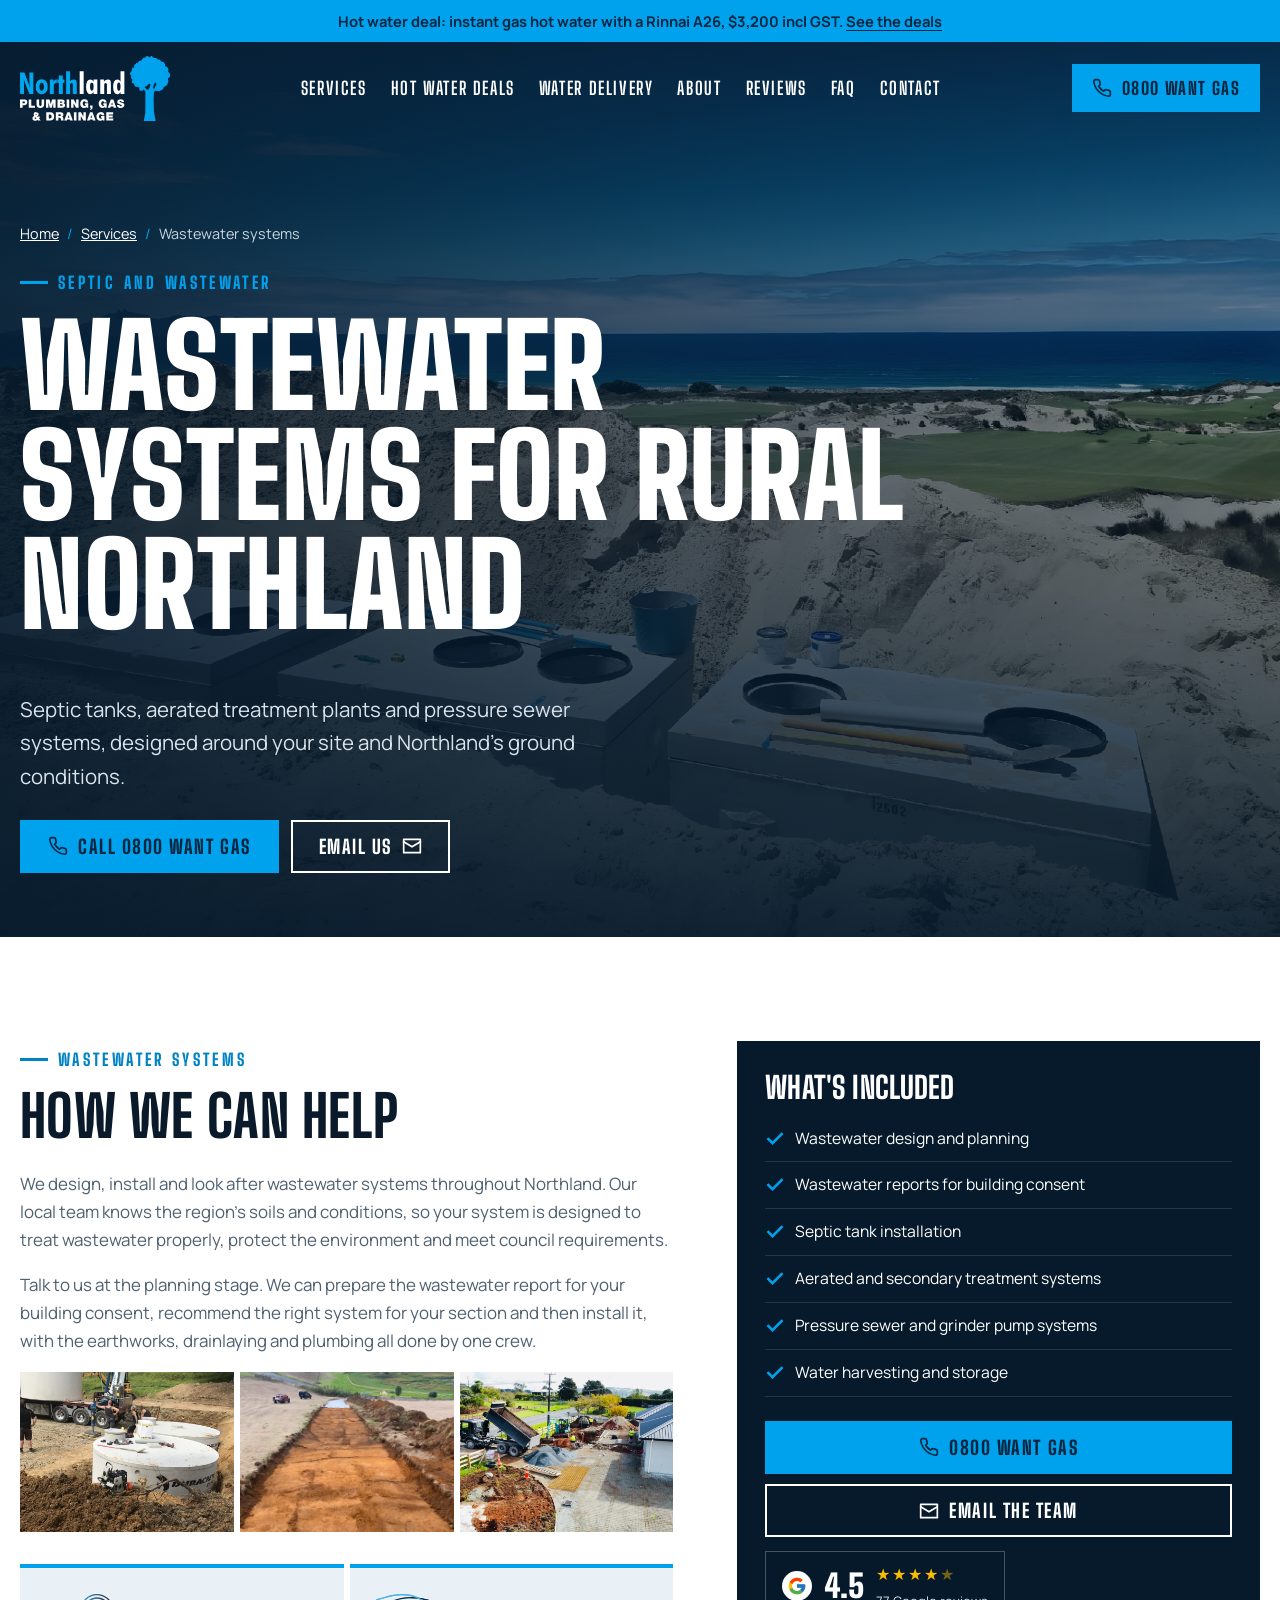
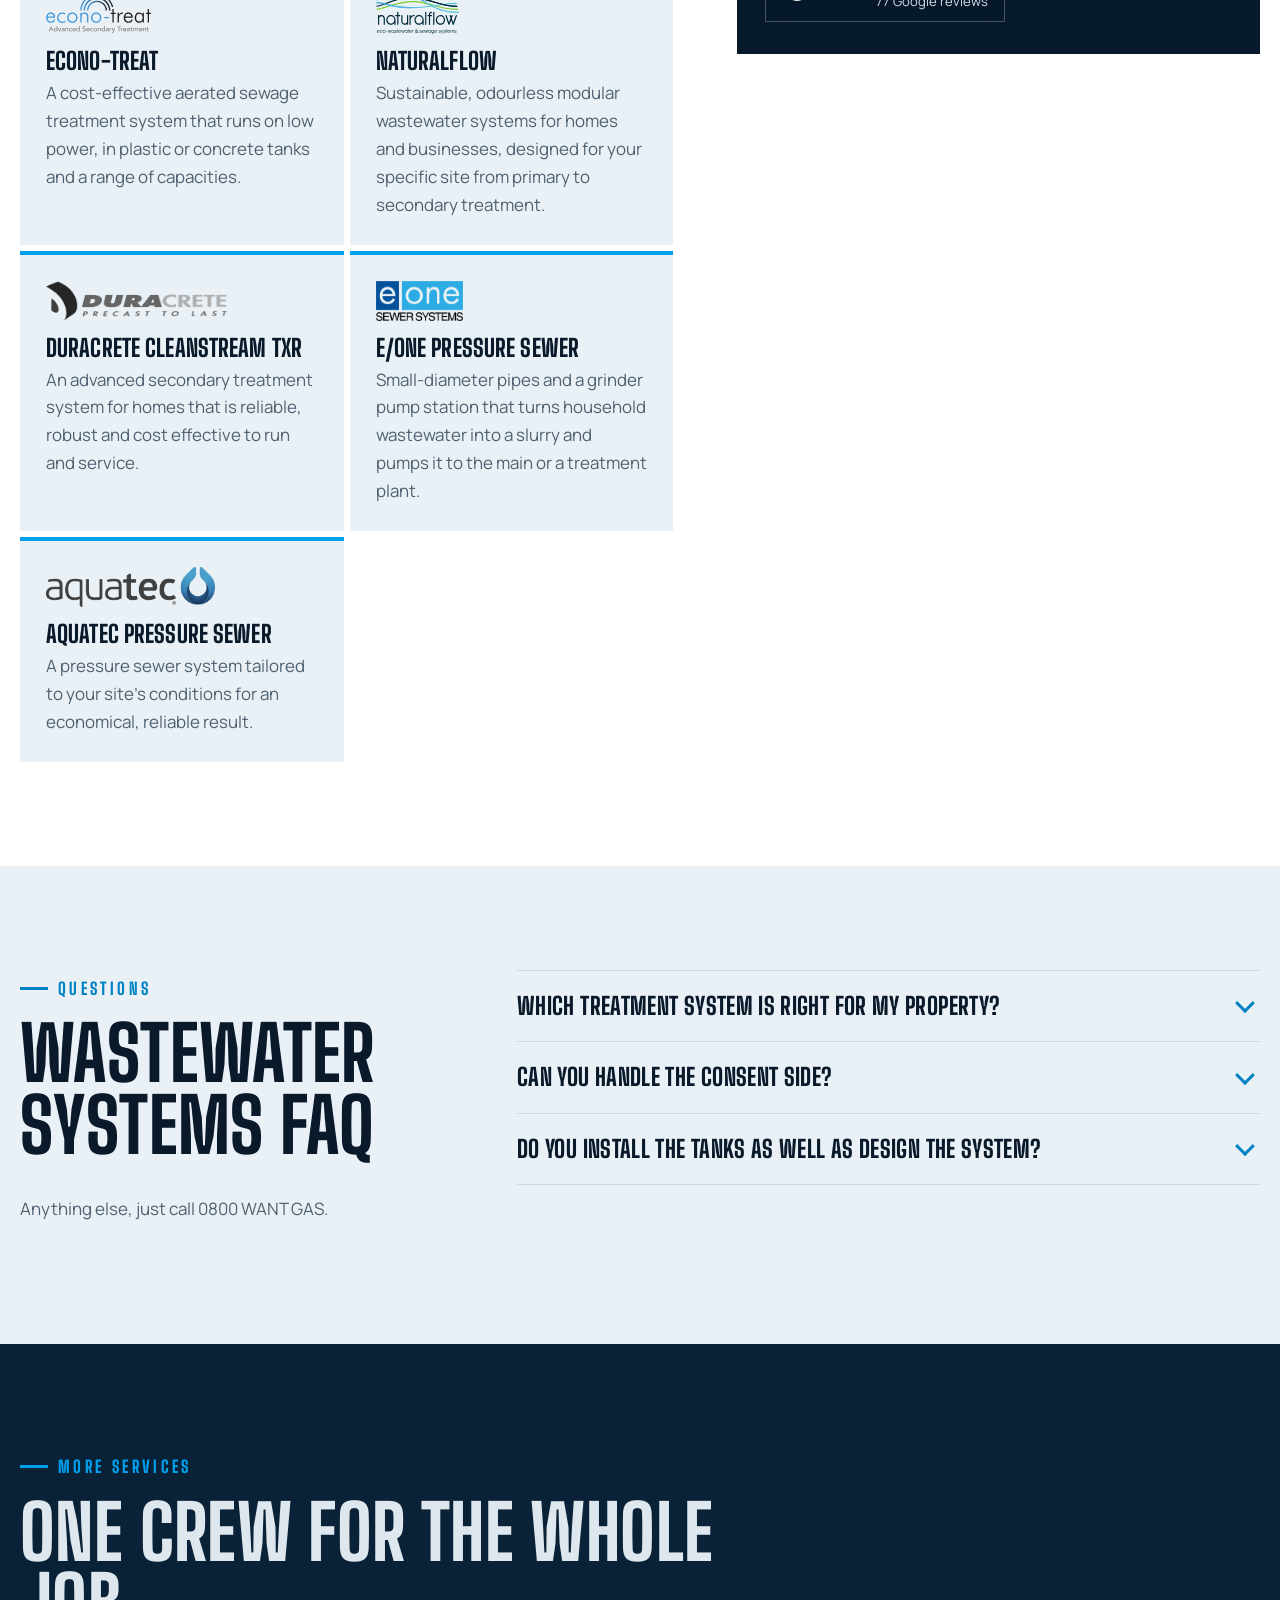
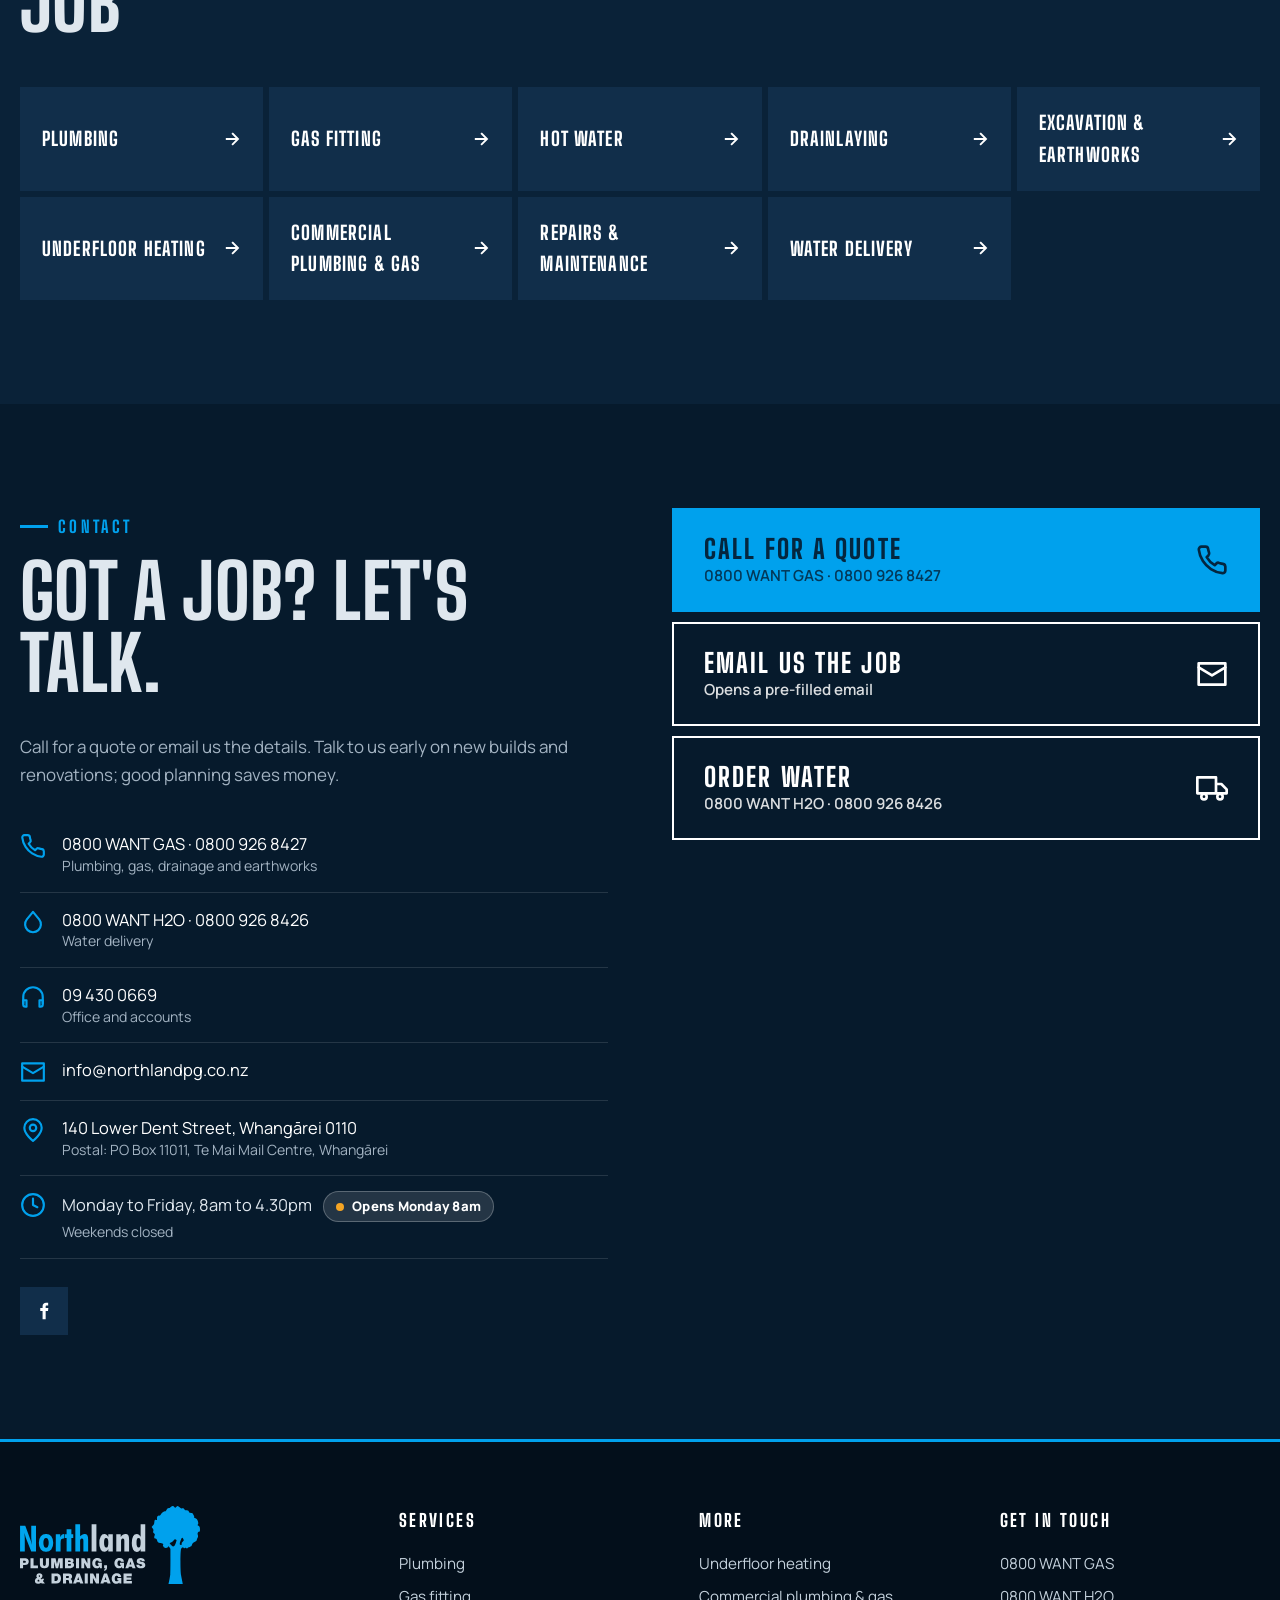
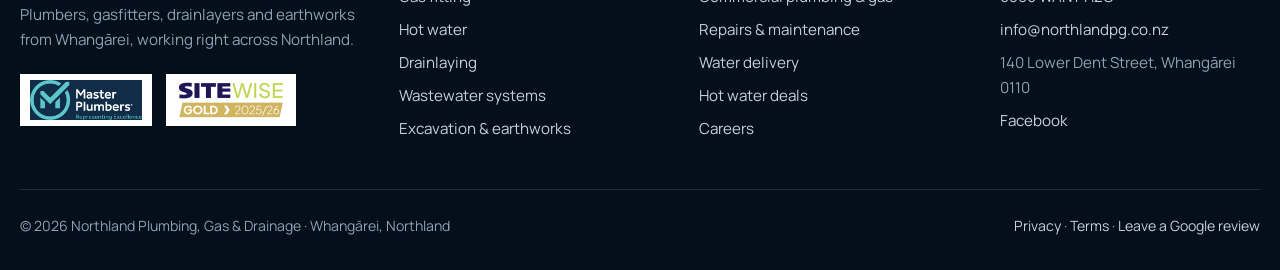
<file: services/wastewater.html>
<!DOCTYPE html>
<html lang="en-NZ">
<head>
<meta charset="utf-8">
<meta name="viewport" content="width=device-width, initial-scale=1, viewport-fit=cover">
<title>Wastewater systems | Northland Plumbing, Gas &amp; Drainage, Whangārei</title>
<meta name="description" content="Septic tanks, aerated treatment plants and pressure sewer systems, designed around your site and Northland&#x27;s ground conditions.">
<link rel="canonical" href="https://northland-plumbing-gas-drainage-dem.vercel.app/services/wastewater.html">
<meta name="theme-color" content="#061a2c">
<meta property="og:type" content="website">
<meta property="og:site_name" content="Northland Plumbing, Gas &amp; Drainage">
<meta property="og:title" content="Wastewater systems | Northland Plumbing, Gas &amp; Drainage, Whangārei">
<meta property="og:description" content="Septic tanks, aerated treatment plants and pressure sewer systems, designed around your site and Northland&#x27;s ground conditions.">
<meta property="og:url" content="https://northland-plumbing-gas-drainage-dem.vercel.app/services/wastewater.html">
<meta property="og:image" content="https://northland-plumbing-gas-drainage-dem.vercel.app/img/og-image.jpg">
<meta property="og:image:width" content="1200">
<meta property="og:image:height" content="630">
<meta name="twitter:card" content="summary_large_image">
<link rel="icon" href="../favicon.svg" type="image/svg+xml">
<link rel="apple-touch-icon" href="../img/apple-touch-icon.png">
<link rel="preconnect" href="https://fonts.googleapis.com">
<link rel="preconnect" href="https://fonts.gstatic.com" crossorigin>
<link href="https://fonts.googleapis.com/css2?family=Big+Shoulders+Display:wght@700;800;900&family=Manrope:wght@400;500;600;700;800&display=swap" rel="stylesheet">
<link rel="stylesheet" href="../styles.css">
<script>document.documentElement.classList.add('js')</script>
<script type="application/ld+json">{"@context": "https://schema.org", "@type": "Service", "name": "Wastewater systems", "serviceType": "Wastewater systems", "provider": {"@type": "Plumber", "name": "Northland Plumbing, Gas & Drainage", "telephone": "+64 800 926 8427", "url": "https://northland-plumbing-gas-drainage-dem.vercel.app/"}, "areaServed": "Northland, New Zealand", "description": "Septic tanks, aerated treatment plants and pressure sewer systems, designed around your site and Northland's ground conditions."}</script>
</head>
<body>
<a class="skip" href="#main">Skip to content</a>
<svg width="0" height="0" style="position:absolute" aria-hidden="true">
  <symbol id="i-phone" viewBox="0 0 24 24" fill="none" stroke="currentColor" stroke-width="2" stroke-linecap="round" stroke-linejoin="round"><path d="M22 16.9v3a2 2 0 0 1-2.2 2 19.8 19.8 0 0 1-8.6-3.1 19.5 19.5 0 0 1-6-6A19.8 19.8 0 0 1 2.1 4.2 2 2 0 0 1 4.1 2h3a2 2 0 0 1 2 1.7c.1 1 .4 1.9.7 2.8a2 2 0 0 1-.5 2.1L8 9.9a16 16 0 0 0 6 6l1.3-1.3a2 2 0 0 1 2.1-.4c.9.3 1.8.6 2.8.7a2 2 0 0 1 1.7 2z"/></symbol>
  <symbol id="i-mail" viewBox="0 0 24 24" fill="none" stroke="currentColor" stroke-width="2" stroke-linecap="round" stroke-linejoin="round"><rect x="2" y="4" width="20" height="16"/><path d="m22 7-10 6L2 7"/></symbol>
  <symbol id="i-pin" viewBox="0 0 24 24" fill="none" stroke="currentColor" stroke-width="2" stroke-linecap="round" stroke-linejoin="round"><path d="M20 10c0 6-8 12-8 12s-8-6-8-12a8 8 0 0 1 16 0z"/><circle cx="12" cy="10" r="3"/></symbol>
  <symbol id="i-clock" viewBox="0 0 24 24" fill="none" stroke="currentColor" stroke-width="2" stroke-linecap="round" stroke-linejoin="round"><circle cx="12" cy="12" r="10"/><path d="M12 6v6l4 2"/></symbol>
  <symbol id="i-check" viewBox="0 0 24 24" fill="none" stroke="currentColor" stroke-width="3" stroke-linecap="square"><path d="M20 6 9 17l-5-5"/></symbol>
  <symbol id="i-arrow" viewBox="0 0 24 24" fill="none" stroke="currentColor" stroke-width="2.5" stroke-linecap="square"><path d="M5 12h14M13 5l7 7-7 7"/></symbol>
  <symbol id="i-flame" viewBox="0 0 24 24" fill="none" stroke="currentColor" stroke-width="2" stroke-linecap="round" stroke-linejoin="round"><path d="M12 22c4 0 7-2.7 7-6.8 0-3.6-2.4-5.9-4.1-8.3-.4 2-1.4 3.2-2.6 3.8C12.6 7.2 11 4.3 8.6 2c.2 3.4-3.6 6.6-3.6 11.2C5 18.6 8 22 12 22z"/><path d="M12 22c-1.7 0-3-1.3-3-3.1 0-1.9 1.6-3 3-4.9 1.4 1.9 3 3 3 4.9 0 1.8-1.3 3.1-3 3.1z"/></symbol>
  <symbol id="i-drop" viewBox="0 0 24 24" fill="none" stroke="currentColor" stroke-width="2" stroke-linecap="round" stroke-linejoin="round"><path d="M12 2.7 6.3 9.6a7.3 7.3 0 1 0 11.4 0z"/></symbol>
  <symbol id="i-shield" viewBox="0 0 24 24" fill="none" stroke="currentColor" stroke-width="2" stroke-linecap="round" stroke-linejoin="round"><path d="M12 22s8-4 8-10V5l-8-3-8 3v7c0 6 8 10 8 10z"/><path d="m9 12 2 2 4-4"/></symbol>
  <symbol id="i-award" viewBox="0 0 24 24" fill="none" stroke="currentColor" stroke-width="2" stroke-linecap="round" stroke-linejoin="round"><circle cx="12" cy="8" r="6"/><path d="M15.5 13.2 17 22l-5-3-5 3 1.5-8.8"/></symbol>
  <symbol id="i-truck" viewBox="0 0 24 24" fill="none" stroke="currentColor" stroke-width="2" stroke-linecap="round" stroke-linejoin="round"><path d="M1 4h14v12H1zM15 9h4l4 4v3h-8z"/><circle cx="6" cy="18.5" r="2"/><circle cx="18" cy="18.5" r="2"/></symbol>
  <symbol id="i-wrench" viewBox="0 0 24 24" fill="none" stroke="currentColor" stroke-width="2" stroke-linecap="round" stroke-linejoin="round"><path d="M14.7 6.3a1 1 0 0 0 0 1.4l1.6 1.6a1 1 0 0 0 1.4 0l3.8-3.8a6 6 0 0 1-7.9 7.9l-6.9 6.9a2.1 2.1 0 0 1-3-3l6.9-6.9a6 6 0 0 1 7.9-7.9z"/></symbol>
  <symbol id="i-hat" viewBox="0 0 24 24" fill="none" stroke="currentColor" stroke-width="2" stroke-linecap="round" stroke-linejoin="round"><path d="M2 18h20M4 18v-3a8 8 0 0 1 16 0v3M10 7V5h4v2M12 7v6"/></symbol>
  <symbol id="i-digger" viewBox="0 0 24 24" fill="none" stroke="currentColor" stroke-width="2" stroke-linecap="round" stroke-linejoin="round"><rect x="2" y="15" width="12" height="5" rx="2.5"/><path d="M4 15v-4h6l2 4M10 11V7l6-3 5 6-2 2"/><path d="m19 12-1 3h3z"/></symbol>
  <symbol id="i-headset" viewBox="0 0 24 24" fill="none" stroke="currentColor" stroke-width="2" stroke-linecap="round" stroke-linejoin="round"><path d="M3 18v-6a9 9 0 0 1 18 0v6"/><path d="M21 19a2 2 0 0 1-2 2h-1v-6h3zM3 19a2 2 0 0 0 2 2h1v-6H3z"/></symbol>
  <symbol id="i-star" viewBox="0 0 24 24" fill="currentColor"><path d="m12 2 3.1 6.3 6.9 1-5 4.9 1.2 6.8L12 17.8 5.8 21l1.2-6.8-5-4.9 6.9-1z"/></symbol>
  <symbol id="i-fb" viewBox="0 0 24 24" fill="currentColor"><path d="M14 8.5V6.8c0-.8.2-1.3 1.4-1.3H17V2.2c-.3 0-1.3-.1-2.5-.1-2.5 0-4.2 1.5-4.2 4.3v2.1H7.5V12h2.8v10H14V12h2.8l.4-3.5z"/></symbol>
  <symbol id="i-g" viewBox="0 0 48 48"><path fill="#FFC107" d="M43.6 20.1H42V20H24v8h11.3C33.7 32.7 29.2 36 24 36c-6.6 0-12-5.4-12-12s5.4-12 12-12c3.1 0 5.8 1.2 7.9 3.1l5.7-5.7C34 6.1 29.3 4 24 4 12.9 4 4 12.9 4 24s8.9 20 20 20 20-8.9 20-20c0-1.3-.1-2.6-.4-3.9z"/><path fill="#FF3D00" d="m6.3 14.7 6.6 4.8C14.7 15.1 19 12 24 12c3.1 0 5.8 1.2 7.9 3.1l5.7-5.7C34 6.1 29.3 4 24 4 16.3 4 9.7 8.3 6.3 14.7z"/><path fill="#4CAF50" d="M24 44c5.2 0 9.9-2 13.4-5.2l-6.2-5.2A11.9 11.9 0 0 1 24 36c-5.2 0-9.6-3.3-11.3-8l-6.5 5C9.5 39.6 16.2 44 24 44z"/><path fill="#1976D2" d="M43.6 20.1H42V20H24v8h11.3a12 12 0 0 1-4.1 5.6l6.2 5.2C36.9 39.2 44 34 44 24c0-1.3-.1-2.6-.4-3.9z"/></symbol>
  <symbol id="i-logo" viewBox="0 0 177.017 76.773"><path fill="currentColor" d="M123.169 17.93h-4.536v12.261a5.92 5.92 0 0 0-1.654-1.94 3.4 3.4 0 0 0-2-.64 4.107 4.107 0 0 0-3.723 2.26 12.912 12.912 0 0 0-1.316 6.433 13.545 13.545 0 0 0 1.282 6.52 3.975 3.975 0 0 0 3.619 2.294 3.552 3.552 0 0 0 2.174-.7 5.538 5.538 0 0 0 1.619-2.122v2.477h4.537Zm-5 21.864a1.568 1.568 0 0 1-1.515 1.117 1.663 1.663 0 0 1-1.55-1.212 9.908 9.908 0 0 1-.511-3.653 9.9 9.9 0 0 1 .459-3.55 1.543 1.543 0 0 1 1.481-1.093 1.661 1.661 0 0 1 1.6 1.082 9.144 9.144 0 0 1 .493 3.524 10.976 10.976 0 0 1-.459 3.784m-10.885 4.979v-11.6q0-3.308-.779-4.434a3.136 3.136 0 0 0-2.771-1.125 4.954 4.954 0 0 0-2.606.692 6.523 6.523 0 0 0-2.07 2.113v-2.634h-4.364v16.989h4.693V34.694a4.175 4.175 0 0 1 .4-2.113 1.412 1.412 0 0 1 1.3-.64 1.285 1.285 0 0 1 1.177.545 4.038 4.038 0 0 1 .347 2v10.287ZM91.253 27.784h-4.4v2.6a6.607 6.607 0 0 0-1.741-2.1 3.4 3.4 0 0 0-2.052-.675 4.11 4.11 0 0 0-3.715 2.269 12.85 12.85 0 0 0-1.325 6.425 13.343 13.343 0 0 0 1.29 6.529 4.067 4.067 0 0 0 3.715 2.251 3.492 3.492 0 0 0 2.122-.71 6.153 6.153 0 0 0 1.706-2.113v2.512h4.4Zm-4.901 11.933a1.681 1.681 0 0 1-1.611 1.16 1.662 1.662 0 0 1-1.55-1.2 9.775 9.775 0 0 1-.511-3.628 9.776 9.776 0 0 1 .459-3.524 1.542 1.542 0 0 1 1.481-1.083 1.781 1.781 0 0 1 1.689 1.126 8.275 8.275 0 0 1 .546 3.446 10.011 10.011 0 0 1-.5 3.706M75.133 17.93h-4.7v26.842h4.7Z"/> <path d="M67.008 44.772v-11.6q0-3.343-.779-4.451a3.157 3.157 0 0 0-2.771-1.108 5.032 5.032 0 0 0-2.329.546 6.558 6.558 0 0 0-2.017 1.689V17.93h-4.694v26.842h4.693V34.693a4.187 4.187 0 0 1 .4-2.113 1.412 1.412 0 0 1 1.3-.64 1.286 1.286 0 0 1 1.177.546 4.045 4.045 0 0 1 .347 2v10.286Zm-16.487 0V31.438h1.849v-3.654h-1.848v-4.9h-4.676v4.9h-1.853v3.654h1.853v13.334Zm-10.633 0v-7.983q0-3.1.667-3.974a3.015 3.015 0 0 1 2.52-.874h.312v-4.469a3.471 3.471 0 0 0-2.3.84 5.61 5.61 0 0 0-1.527 2.485v-3.013h-4.365v16.988Zm-9.125-14.919a6.291 6.291 0 0 0-5.161-2.381 6.273 6.273 0 0 0-5.152 2.373 9.911 9.911 0 0 0-1.913 6.407 10.007 10.007 0 0 0 1.913 6.451 6.263 6.263 0 0 0 5.152 2.381 6.288 6.288 0 0 0 5.152-2.39 9.958 9.958 0 0 0 1.931-6.443 9.891 9.891 0 0 0-1.922-6.4m-7.083 9.9a7.46 7.46 0 0 1-.675-3.533 7.418 7.418 0 0 1 .675-3.516 2.121 2.121 0 0 1 3.853.009 7.347 7.347 0 0 1 .684 3.507 7.4 7.4 0 0 1-.684 3.524 2.121 2.121 0 0 1-3.853.009M4.699 44.772V34.139q0-2.563-.086-4.407t-.26-3.315l.433 1.628q.589 2.269.727 2.58l5.542 14.149h4.676V19.488h-4.676v9.715q0 1.94.19 4.183t.589 4.926q-.52-1.835-.926-3.195t-.633-2.017L5.17 19.488H.058v25.284Z" fill="#00a6ee"/> <path d="M160.202 34.99c-.746.746-1.424 1.221-1.152 2.238.046.173.116.426.2.7-.6.311-1.793.785-2.095-.2-.337-1.1 1.183-4.761 1.716-5.992a1.941 1.941 0 0 1 .521-.414c.678-.339 1.221 1.288 1.56 1.9s0 1.017-.746 1.763m-6.306-1.627c.046.037.076.055.117.085-.148.678-1.244 5.757-2.822 6.261-1.238.4-3.084-2.036-4.1-2.943.279-.209.733-.354.917-.721.407-.814.938-.172 1.48-.646a9.226 9.226 0 0 0 2.1-2.17c.542-.949 1.29-.679 2.305.135m22.784-12.816c-.407-1.492-1.9-1.085-1.967-1.7s.746-1.22.611-2.1a7.3 7.3 0 0 0-.882-2.984c-.678-1.152-2.305-1.7-3.029-2.1s.316-1.627-.294-2.1-.678-1.763-1.289-2.305-2.576-.339-3.323-.882-.135-1.017-.881-1.7-2.238-.474-2.984-.542-.882-1.288-1.7-1.7-1.7.136-2.373.068S156.065 0 155.111 0s-1.627 1.357-2.236 1.627-1.353-1.288-2.506-1.559-2.305 1.289-2.916 1.763-1.492.2-2.373.678-.814 1.7-1.7 2.373-2.17.61-2.713.949a11.525 11.525 0 0 0-2.527 2.916c-.561 1.017-2.219.2-2.965 1.289s-.407 3.187-.407 3.677-1.9-.761-2.305.188-.271 2.305-.61 3.526-1.966 2.238-2.238 3.051 1.085 1.492 1.492 2.645-.271 1.627-.271 2.441 1.085 1.152 1.627 1.966-.746 2.509-.407 3.8.814.271 1.7.949.61.271 1.356 2.509 4.069 1.56 5.483 2.441-1.075.067.417 2.712c.731 1.931 3.391 1.15 3.391 1.15.949-1.356 1.618-.016 1.278-.762-.248-.546.093-.515.428-.74 2.148 2.112 1.82 3.4 1.82 3.4s.11 21.035-.161 24.29a85.833 85.833 0 0 1-1.737 9.344l14.1.148s-.725-3.783-1.674-8.53-.814-24.972 0-26.192a2.708 2.708 0 0 1 1.873-1.376c.291.48.61.824.954.824 1.085 0 .949-1.017 2.034-.135s1.967-.271 2.509-.679 1.627-.678 2.577-1.22.475-1.424 1.289-2.509 2.1-1.492 3.255-2.17.814-1.967 1.492-2.984a3.928 3.928 0 0 0 .474-3.255 2.824 2.824 0 0 1 .2-2.712c.61-1.153 1.56-.271 1.763-1.085a10.18 10.18 0 0 0-.2-4.2" fill="#00a1ed"/> <path fill="currentColor" d="M114.392 57.813c.027 3.124 3.193 3.522 4.3 3.522 2.179 0 4.523-.822 4.523-3.371 0-1.8-1.37-2.44-2.755-2.823s-2.782-.534-2.836-1.233c0-.548.671-.658 1.083-.658a1.566 1.566 0 0 1 .891.246.75.75 0 0 1 .356.781h2.85c-.082-2.385-1.96-3.194-4.084-3.194-2.015 0-3.947.973-3.947 3.234 0 1.973 1.768 2.4 3.317 2.837 1.685.48 2.11.617 2.11 1.123 0 .727-.754.891-1.247.891a1.391 1.391 0 0 1-1.439-.712 1.812 1.812 0 0 1-.109-.644Zm-10.826 3.289h3.029l.439-1.4h3.111l.411 1.4h3.125l-3.563-9.785h-2.948Zm4.125-3.495.945-3.015h.028l.877 3.015Zm-7.291 3.495h1.905v-5.385h-4v2.1h1.33a1.5 1.5 0 0 1-1.563 1.083 2.239 2.239 0 0 1-2.206-2.522c0-.671-.069-2.85 2-2.85a1.432 1.432 0 0 1 1.426 1.22h2.891a4.222 4.222 0 0 0-4.509-3.659c-2.207 0-4.824 1.494-4.824 5.222 0 2.782 1.782 5.03 4.673 5.03a3.427 3.427 0 0 0 2.777-1.239Zm-17.651 0h1.22a1.366 1.366 0 0 1-1.22 1.288v1.193a3.542 3.542 0 0 0 1.179-.165A2.737 2.737 0 0 0 85.6 60.54v-2.151h-2.85Zm-4.139 0h1.905v-5.385h-4v2.1h1.33a1.5 1.5 0 0 1-1.563 1.083 2.239 2.239 0 0 1-2.206-2.522c0-.671-.069-2.85 2-2.85a1.432 1.432 0 0 1 1.426 1.22h2.891a4.222 4.222 0 0 0-4.509-3.659c-2.207 0-4.824 1.494-4.824 5.222 0 2.782 1.782 5.03 4.673 5.03a3.427 3.427 0 0 0 2.782-1.233Zm-18.309 0h2.85v-5.345h.028l3 5.345h2.933v-9.785h-2.85v5.235h-.028l-2.85-5.235H60.3Zm-5.235 0h3.014v-9.785h-3.015Zm-7.8-7.455h1.59c.617 0 1.028.178 1.028.671 0 .631-.4.808-1.028.808h-1.59Zm-3.014 7.455H49.8c1.727 0 3.426-1.014 3.426-2.974a2.387 2.387 0 0 0-1.7-2.439 2.015 2.015 0 0 0 1.206-1.919c0-1-.548-2.453-3.125-2.453h-5.355Zm3.015-4.15h1.892c.712 0 1.055.315 1.055.891 0 .754-.548.932-1.178.932h-1.769Zm-16.624 4.15h2.851v-6.276h.027l1.7 6.277h2.248l1.7-6.277h.027v6.276h2.851v-9.785h-4.29l-1.4 5.756h-.028l-1.4-5.756h-4.29Zm-2.165-9.785h-3.015v5.335c0 1 0 2.247-1.425 2.247-1.467 0-1.467-1.247-1.467-2.247v-5.335h-3.015v6c0 2.714 1.481 4.016 4.468 4.016s4.454-1.3 4.454-4.016Zm-18.172 9.785h7.346v-2.507h-4.331v-7.278h-3.015Zm-7.291-7.277h1.343c.741 0 1.426.055 1.426.945 0 .987-.822 1.042-1.6 1.042H3.015ZM0 61.102h3.015v-2.96H4.8c2.247 0 3.837-1.11 3.837-3.481a3.318 3.318 0 0 0-3.591-3.344H0Z"/> <path fill="currentColor" d="M101.804 76.268h8.251v-2.507h-5.235v-1.22h4.619v-2.33h-4.619v-1.22h5.085v-2.508h-8.1Zm-4.057 0h1.905v-5.386h-4v2.1h1.33a1.5 1.5 0 0 1-1.563 1.083 2.239 2.239 0 0 1-2.206-2.522c0-.671-.069-2.85 2-2.85a1.432 1.432 0 0 1 1.426 1.22h2.887a4.223 4.223 0 0 0-4.509-3.659c-2.207 0-4.824 1.494-4.824 5.222 0 2.782 1.782 5.03 4.673 5.03a3.427 3.427 0 0 0 2.782-1.233Zm-18.706 0h3.029l.438-1.4h3.111l.411 1.4h3.124l-3.563-9.785h-2.946Zm4.125-3.495.945-3.015h.027l.878 3.015Zm-14.281 3.495h2.851v-5.345h.027l3 5.345h2.933v-9.785h-2.849v5.235h-.027l-2.851-5.235h-3.084Zm-5.235 0h3.015v-9.785H63.65Zm-11.443 0h3.029l.438-1.4h3.111l.411 1.4h3.124l-3.563-9.785h-2.946Zm4.125-3.495.945-3.015h.028l.877 3.015ZM45.3 68.812h1.411c1.152 0 1.494.356 1.494.973 0 .877-.768.973-1.33.973H45.3Zm-3.015 7.455H45.3v-3.412h1.6c1.192 0 1.274.973 1.357 1.9a7.039 7.039 0 0 0 .246 1.508h3.023a6.44 6.44 0 0 1-.329-2.1 2.667 2.667 0 0 0-1.439-2.44 2.513 2.513 0 0 0 1.467-2.453c0-1.85-1.481-2.8-3.194-2.8h-5.746ZM33.98 68.99h.959a2.163 2.163 0 0 1 2.371 2.33c0 .918-.274 2.44-2.152 2.44H33.98Zm-3.015 7.277h4.361c3.412 0 5-1.9 5-4.906 0-2.467-1.152-4.879-4.413-4.879h-4.948Zm-9.662 0h3.207l-2-2.4a4.537 4.537 0 0 0 1.151-2.371h-2.262a1.769 1.769 0 0 1-.356.74l-.754-.932a3.07 3.07 0 0 0 1.8-2.522c0-1.74-1.316-2.535-3.138-2.535a2.724 2.724 0 0 0-2.906 2.535 2.643 2.643 0 0 0 .768 1.782 3.392 3.392 0 0 0-2.179 2.755 3.144 3.144 0 0 0 3.33 3.18 4.122 4.122 0 0 0 2.8-.918Zm-1.987-2.522a1.807 1.807 0 0 1-1.151.589.938.938 0 0 1-.932-.918c0-.493.548-.85.945-1.056Zm-.945-5a.7.7 0 0 1 .726-.671.649.649 0 0 1 .658.658 1.246 1.246 0 0 1-.781 1.014c-.246-.287-.6-.658-.6-1"/></symbol>
</svg>
<div class="ribbon"><span class="rl">Hot water deal: </span>instant gas hot water with a Rinnai A26, $3,200 incl GST. <a href="../index.html#deals">See the deals</a></div>
<header class="nav" id="nav">
  <div class="wrap">
    <a href="../index.html" class="logo" aria-label="Northland Plumbing, Gas &amp; Drainage home"><svg viewBox="0 0 177.017 76.773" role="img" aria-label="Northland Plumbing, Gas &amp; Drainage"><use href="#i-logo"/></svg></a>
    <ul class="nav-links" id="navLinks">
      <li><a href="../index.html#services">Services</a></li><li><a href="../index.html#deals">Hot water deals</a></li><li><a href="../index.html#water">Water delivery</a></li><li><a href="../index.html#about">About</a></li><li><a href="../index.html#reviews">Reviews</a></li><li><a href="../index.html#faq">FAQ</a></li><li><a href="../index.html#contact">Contact</a></li>
    </ul>
    <div class="nav-right">
      <a class="btn btn-primary nav-call" href="tel:08009268427"><svg class="icon" aria-hidden="true"><use href="#i-phone"/></svg><span class="label">0800 WANT GAS</span></a>
      <button class="burger" id="burger" aria-label="Open menu" aria-expanded="false" aria-controls="navLinks">
        <svg viewBox="0 0 24 24" fill="none" stroke="currentColor" stroke-width="2.4" stroke-linecap="square"><path d="M3 6h18M3 12h18M3 18h18"/></svg>
      </button>
    </div>
  </div>
</header>

<main id="main">
<section class="page-hero">
  <img src="../img/wastewater-tanks-1920.webp" srcset="../img/wastewater-tanks-1080.webp 1080w, ../img/wastewater-tanks-1920.webp 1920w" sizes="100vw" alt="Wastewater systems" width="1920" height="1440" fetchpriority="high">
  <div class="wrap">
    <ol class="crumbs hero-fade"><li><a href="../index.html">Home</a></li><li><a href="../index.html#services">Services</a></li><li>Wastewater systems</li></ol>
    <span class="eyebrow hero-fade">Septic and wastewater</span>
    <h1 class="hero-fade">Wastewater systems for rural Northland</h1>
    <p class="lead hero-fade">Septic tanks, aerated treatment plants and pressure sewer systems, designed around your site and Northland&#x27;s ground conditions.</p>
    <div class="hero-ctas hero-fade" style="display:flex;flex-wrap:wrap;gap:12px;margin-top:26px">
      <a class="btn btn-primary" href="tel:08009268427"><svg class="icon" aria-hidden="true"><use href="#i-phone"/></svg>Call 0800 WANT GAS</a>
      <a class="btn btn-ghost" href="https://mail.google.com/mail/?view=cm&amp;fs=1&amp;to=info%40northlandpg.co.nz&amp;su=Wastewater%20systems%20enquiry&amp;body=Hi%20Northland%20Plumbing%2C%20Gas%20%26%20Drainage%2C%0A%0AI%27d%20like%20a%20quote%20for%20wastewater%20systems%3A%0A%0AAddress%3A%0A%0AThanks" target="_blank" rel="noopener">Email us <svg class="icon" aria-hidden="true"><use href="#i-mail"/></svg></a>
    </div>
  </div>
</section>

<section class="band-light">
  <div class="wrap svc-body">
    <div class="prose">
      <span class="eyebrow reveal">Wastewater systems</span>
      <h2 class="reveal">How we can help</h2>
      <p class="reveal">We design, install and look after wastewater systems throughout Northland. Our local team knows the region&#x27;s soils and conditions, so your system is designed to treat wastewater properly, protect the environment and meet council requirements.</p><p class="reveal">Talk to us at the planning stage. We can prepare the wastewater report for your building consent, recommend the right system for your section and then install it, with the earthworks, drainlaying and plumbing all done by one crew.</p>
      <div class="svc-photos reveal"><img src="../img/septic-tank-crane-1920.webp" srcset="../img/septic-tank-crane-1080.webp 1080w, ../img/septic-tank-crane-1920.webp 1920w" sizes="(max-width:600px) 50vw, 33vw" alt="Wastewater systems work by Northland Plumbing, Gas &amp; Drainage" width="1440" height="1920" decoding="async"><img src="../img/drain-trench-1920.webp" srcset="../img/drain-trench-1080.webp 1080w, ../img/drain-trench-1920.webp 1920w" sizes="(max-width:600px) 50vw, 33vw" alt="Wastewater systems work by Northland Plumbing, Gas &amp; Drainage" width="1646" height="1920" decoding="async"><img src="../img/drainage-site-1920.webp" srcset="../img/drainage-site-1080.webp 1080w, ../img/drainage-site-1920.webp 1920w" sizes="(max-width:600px) 50vw, 33vw" alt="Wastewater systems work by Northland Plumbing, Gas &amp; Drainage" width="1920" height="1080" decoding="async"></div>
      <div class="brand-cards"><div class="brand-card reveal"><img src="../img/brands/logo-econo-treat.svg" alt="Econo-Treat logo"><h3>Econo-Treat</h3><p>A cost-effective aerated sewage treatment system that runs on low power, in plastic or concrete tanks and a range of capacities.</p></div><div class="brand-card reveal"><img src="../img/brands/logo-naturalflow.svg" alt="NaturalFlow logo"><h3>NaturalFlow</h3><p>Sustainable, odourless modular wastewater systems for homes and businesses, designed for your specific site from primary to secondary treatment.</p></div><div class="brand-card reveal"><img src="../img/brands/logo-duracrete.png" alt="Duracrete CleanStream TXR logo"><h3>Duracrete CleanStream TXR</h3><p>An advanced secondary treatment system for homes that is reliable, robust and cost effective to run and service.</p></div><div class="brand-card reveal"><img src="../img/brands/logo-e-one.png" alt="E/One pressure sewer logo"><h3>E/One pressure sewer</h3><p>Small-diameter pipes and a grinder pump station that turns household wastewater into a slurry and pumps it to the main or a treatment plant.</p></div><div class="brand-card reveal"><img src="../img/brands/logo-aquatec.png" alt="Aquatec pressure sewer logo"><h3>Aquatec pressure sewer</h3><p>A pressure sewer system tailored to your site&#x27;s conditions for an economical, reliable result.</p></div></div>
      
    </div>
    <aside class="svc-aside reveal">
      <h3>What's included</h3>
      <ul><li><svg class="" aria-hidden="true"><use href="#i-check"/></svg>Wastewater design and planning</li><li><svg class="" aria-hidden="true"><use href="#i-check"/></svg>Wastewater reports for building consent</li><li><svg class="" aria-hidden="true"><use href="#i-check"/></svg>Septic tank installation</li><li><svg class="" aria-hidden="true"><use href="#i-check"/></svg>Aerated and secondary treatment systems</li><li><svg class="" aria-hidden="true"><use href="#i-check"/></svg>Pressure sewer and grinder pump systems</li><li><svg class="" aria-hidden="true"><use href="#i-check"/></svg>Water harvesting and storage</li></ul>
      <a class="btn btn-primary" href="tel:08009268427"><svg class="icon" aria-hidden="true"><use href="#i-phone"/></svg>0800 WANT GAS</a>
      <a class="btn btn-ghost" href="https://mail.google.com/mail/?view=cm&amp;fs=1&amp;to=info%40northlandpg.co.nz&amp;su=Wastewater%20systems%20enquiry&amp;body=Hi%20Northland%20Plumbing%2C%20Gas%20%26%20Drainage%2C%0A%0AI%27d%20like%20a%20quote%20for%20wastewater%20systems%3A%0A%0AAddress%3A%0A%0AThanks" target="_blank" rel="noopener"><svg class="icon" aria-hidden="true"><use href="#i-mail"/></svg>Email the team</a>
      <a class="rating" style="margin-top:14px" href="https://www.google.com/search?q=Northland+Plumbing+Gas+%26+Drainage+Whangarei#lrd=0x6d0b7f5d0de557a1:0x5102cbeec86a214e,1,,,," target="_blank" rel="noopener" aria-label="Rated 4.5 out of 5 from 77 Google reviews"><svg class="g" viewBox="0 0 48 48" aria-hidden="true"><use href="#i-g"/></svg><span class="num">4.5</span><div><span class="stars" aria-hidden="true">★★★★<span style="opacity:.45">★</span></span><small>77 Google reviews</small></div></a>
    </aside>
  </div>
</section>

<section class="band-mist">
  <div class="wrap faq-grid">
    <div class="faq-side"><span class="eyebrow reveal">Questions</span><h2 class="reveal">Wastewater systems FAQ</h2><p class="muted reveal">Anything else, just call 0800 WANT GAS.</p></div>
    <div class="faq-list reveal">
      <details><summary>Which treatment system is right for my property?</summary><p>It depends on your soil, section size, household size and council rules. We will look at your site and recommend a system, then design and install it.</p></details>
      <details><summary>Can you handle the consent side?</summary><p>We prepare wastewater reports for building consent applications. Getting us involved before you lodge plans usually saves time and money.</p></details>
      <details><summary>Do you install the tanks as well as design the system?</summary><p>Yes. We do the earthworks, tank installation, drainlaying and plumbing, so one team owns the whole job.</p></details>
    </div>
  </div>
</section>

<section class="band-dark">
  <div class="wrap">
    <div class="section-head"><div><span class="eyebrow reveal">More services</span><h2 class="reveal">One crew for the whole job</h2></div></div>
    <div class="other-svcs reveal"><a href="plumbing.html">Plumbing<svg class="" aria-hidden="true"><use href="#i-arrow"/></svg></a><a href="gas-fitting.html">Gas fitting<svg class="" aria-hidden="true"><use href="#i-arrow"/></svg></a><a href="hot-water.html">Hot water<svg class="" aria-hidden="true"><use href="#i-arrow"/></svg></a><a href="drainlaying.html">Drainlaying<svg class="" aria-hidden="true"><use href="#i-arrow"/></svg></a><a href="excavation-earthworks.html">Excavation & earthworks<svg class="" aria-hidden="true"><use href="#i-arrow"/></svg></a><a href="underfloor-heating.html">Underfloor heating<svg class="" aria-hidden="true"><use href="#i-arrow"/></svg></a><a href="commercial-plumbing.html">Commercial plumbing & gas<svg class="" aria-hidden="true"><use href="#i-arrow"/></svg></a><a href="repairs-maintenance.html">Repairs & maintenance<svg class="" aria-hidden="true"><use href="#i-arrow"/></svg></a><a href="water-delivery.html">Water delivery<svg class="" aria-hidden="true"><use href="#i-arrow"/></svg></a></div>
  </div>
</section>

<section id="contact" class="contact">
  <div class="wrap contact-grid">
    <div>
      <span class="eyebrow reveal">Contact</span>
      <h2 class="reveal">Got a job? Let's talk.</h2>
      <p class="muted reveal">Call for a quote or email us the details. Talk to us early on new builds and renovations; good planning saves money.</p>
      <ul class="contact-rows reveal">
        <li><svg class="icon" aria-hidden="true"><use href="#i-phone"/></svg><div><a href="tel:08009268427">0800 WANT GAS &middot; 0800 926 8427</a><small>Plumbing, gas, drainage and earthworks</small></div></li>
        <li><svg class="icon" aria-hidden="true"><use href="#i-drop"/></svg><div><a href="tel:08009268426">0800 WANT H2O &middot; 0800 926 8426</a><small>Water delivery</small></div></li>
        <li><svg class="icon" aria-hidden="true"><use href="#i-headset"/></svg><div><a href="tel:+6494300669">09 430 0669</a><small>Office and accounts</small></div></li>
        <li><svg class="icon" aria-hidden="true"><use href="#i-mail"/></svg><div><a href="https://mail.google.com/mail/?view=cm&amp;fs=1&amp;to=info%40northlandpg.co.nz&amp;su=Job%20enquiry&amp;body=Hi%20Northland%20Plumbing%2C%20Gas%20%26%20Drainage%2C%0A%0AI%27d%20like%20a%20quote%20for%3A%0A%0AJob%20address%3A%0A%0ABest%20number%20to%20reach%20me%3A%0A%0AThanks" target="_blank" rel="noopener">info&#64;northlandpg.co.nz</a></div></li>
        <li><svg class="icon" aria-hidden="true"><use href="#i-pin"/></svg><div><a href="https://www.google.com/maps/place/Northland+Plumbing+Gas+%26+Drainage/@-35.7273589,174.3290948,17z" target="_blank" rel="noopener">140 Lower Dent Street, Whangārei 0110</a><small>Postal: PO Box 11011, Te Mai Mail Centre, Whangārei</small></div></li>
        <li><svg class="icon" aria-hidden="true"><use href="#i-clock"/></svg><div>Monday to Friday, 8am to 4.30pm <span class="open-badge" data-open-badge hidden></span><small>Weekends closed</small></div></li>
      </ul>
      <div class="socials reveal">
        <a href="https://www.facebook.com/NorthlandPG/" target="_blank" rel="noopener" aria-label="Northland Plumbing, Gas &amp; Drainage on Facebook"><svg class="" aria-hidden="true"><use href="#i-fb"/></svg></a>
      </div>
    </div>
    <div class="contact-actions">
      <a class="btn btn-primary reveal" href="tel:08009268427"><span>Call for a quote<small>0800 WANT GAS &middot; 0800 926 8427</small></span><svg class="icon" aria-hidden="true"><use href="#i-phone"/></svg></a>
      <a class="btn btn-ghost reveal" href="https://mail.google.com/mail/?view=cm&amp;fs=1&amp;to=info%40northlandpg.co.nz&amp;su=Job%20enquiry&amp;body=Hi%20Northland%20Plumbing%2C%20Gas%20%26%20Drainage%2C%0A%0AI%27d%20like%20a%20quote%20for%3A%0A%0AJob%20address%3A%0A%0ABest%20number%20to%20reach%20me%3A%0A%0AThanks" target="_blank" rel="noopener"><span>Email us the job<small>Opens a pre-filled email</small></span><svg class="icon" aria-hidden="true"><use href="#i-mail"/></svg></a>
      <a class="btn btn-ghost reveal" href="tel:08009268426"><span>Order water<small>0800 WANT H2O &middot; 0800 926 8426</small></span><svg class="icon" aria-hidden="true"><use href="#i-truck"/></svg></a>
    </div>
  </div>
</section>

</main>
<footer class="footer">
  <div class="wrap">
    <div class="footer-grid">
      <div>
        <a href="../index.html" class="logo" aria-label="Home"><svg viewBox="0 0 177.017 76.773" role="img" aria-label="Northland Plumbing, Gas &amp; Drainage"><use href="#i-logo"/></svg></a>
        <p style="margin-top:18px">Plumbers, gasfitters, drainlayers and earthworks from Whangārei, working right across Northland.</p>
        <div class="badges">
          <img src="../img/brands/logo-master-plumbers.png" alt="Master Plumbers member" width="420" height="150">
          <img src="../img/brands/logo-sitewise-gold-2025.png" alt="Sitewise Gold 2025/2026" width="440" height="160">
        </div>
      </div>
      <div><h4>Services</h4><ul><li><a href="../services/plumbing.html">Plumbing</a></li><li><a href="../services/gas-fitting.html">Gas fitting</a></li><li><a href="../services/hot-water.html">Hot water</a></li><li><a href="../services/drainlaying.html">Drainlaying</a></li><li><a href="../services/wastewater.html">Wastewater systems</a></li><li><a href="../services/excavation-earthworks.html">Excavation & earthworks</a></li></ul></div>
      <div><h4>More</h4><ul><li><a href="../services/underfloor-heating.html">Underfloor heating</a></li><li><a href="../services/commercial-plumbing.html">Commercial plumbing & gas</a></li><li><a href="../services/repairs-maintenance.html">Repairs & maintenance</a></li><li><a href="../services/water-delivery.html">Water delivery</a></li><li><a href="../index.html#deals">Hot water deals</a></li><li><a href="https://www.trademe.co.nz/a/jobs/trades-services/plumbing/northland/whangarei/full-time/listing/5898594577" target="_blank" rel="noopener">Careers</a></li></ul></div>
      <div><h4>Get in touch</h4><ul>
        <li><a href="tel:08009268427">0800 WANT GAS</a></li>
        <li><a href="tel:08009268426">0800 WANT H2O</a></li>
        <li><a href="https://mail.google.com/mail/?view=cm&amp;fs=1&amp;to=info%40northlandpg.co.nz&amp;su=Enquiry&amp;body=Hi%20team%2C" target="_blank" rel="noopener">info&#64;northlandpg.co.nz</a></li>
        <li>140 Lower Dent Street, Whangārei 0110</li>
        <li><a href="https://www.facebook.com/NorthlandPG/" target="_blank" rel="noopener">Facebook</a></li>
      </ul></div>
    </div>
    <div class="footer-bottom">
      <span>&copy; <span id="year">2026</span> Northland Plumbing, Gas & Drainage &middot; Whangārei, Northland</span>
      <span><a href="../privacy.html">Privacy</a> &middot; <a href="../terms.html">Terms</a> &middot; <a href="https://www.google.com/search?q=Northland+Plumbing+Gas+%26+Drainage+Whangarei#lrd=0x6d0b7f5d0de557a1:0x5102cbeec86a214e,3,,,," target="_blank" rel="noopener">Leave a Google review</a></span>
    </div>
  </div>
</footer>
<nav class="callbar" aria-label="Quick contact">
  <a class="c1" href="tel:08009268427"><svg class="" aria-hidden="true"><use href="#i-phone"/></svg>Call now</a>
  <a class="c2" href="../index.html#contact"><svg class="" aria-hidden="true"><use href="#i-mail"/></svg>Get a quote</a>
</nav>
<script src="../app.js"></script>
</body>
</html>
</file>
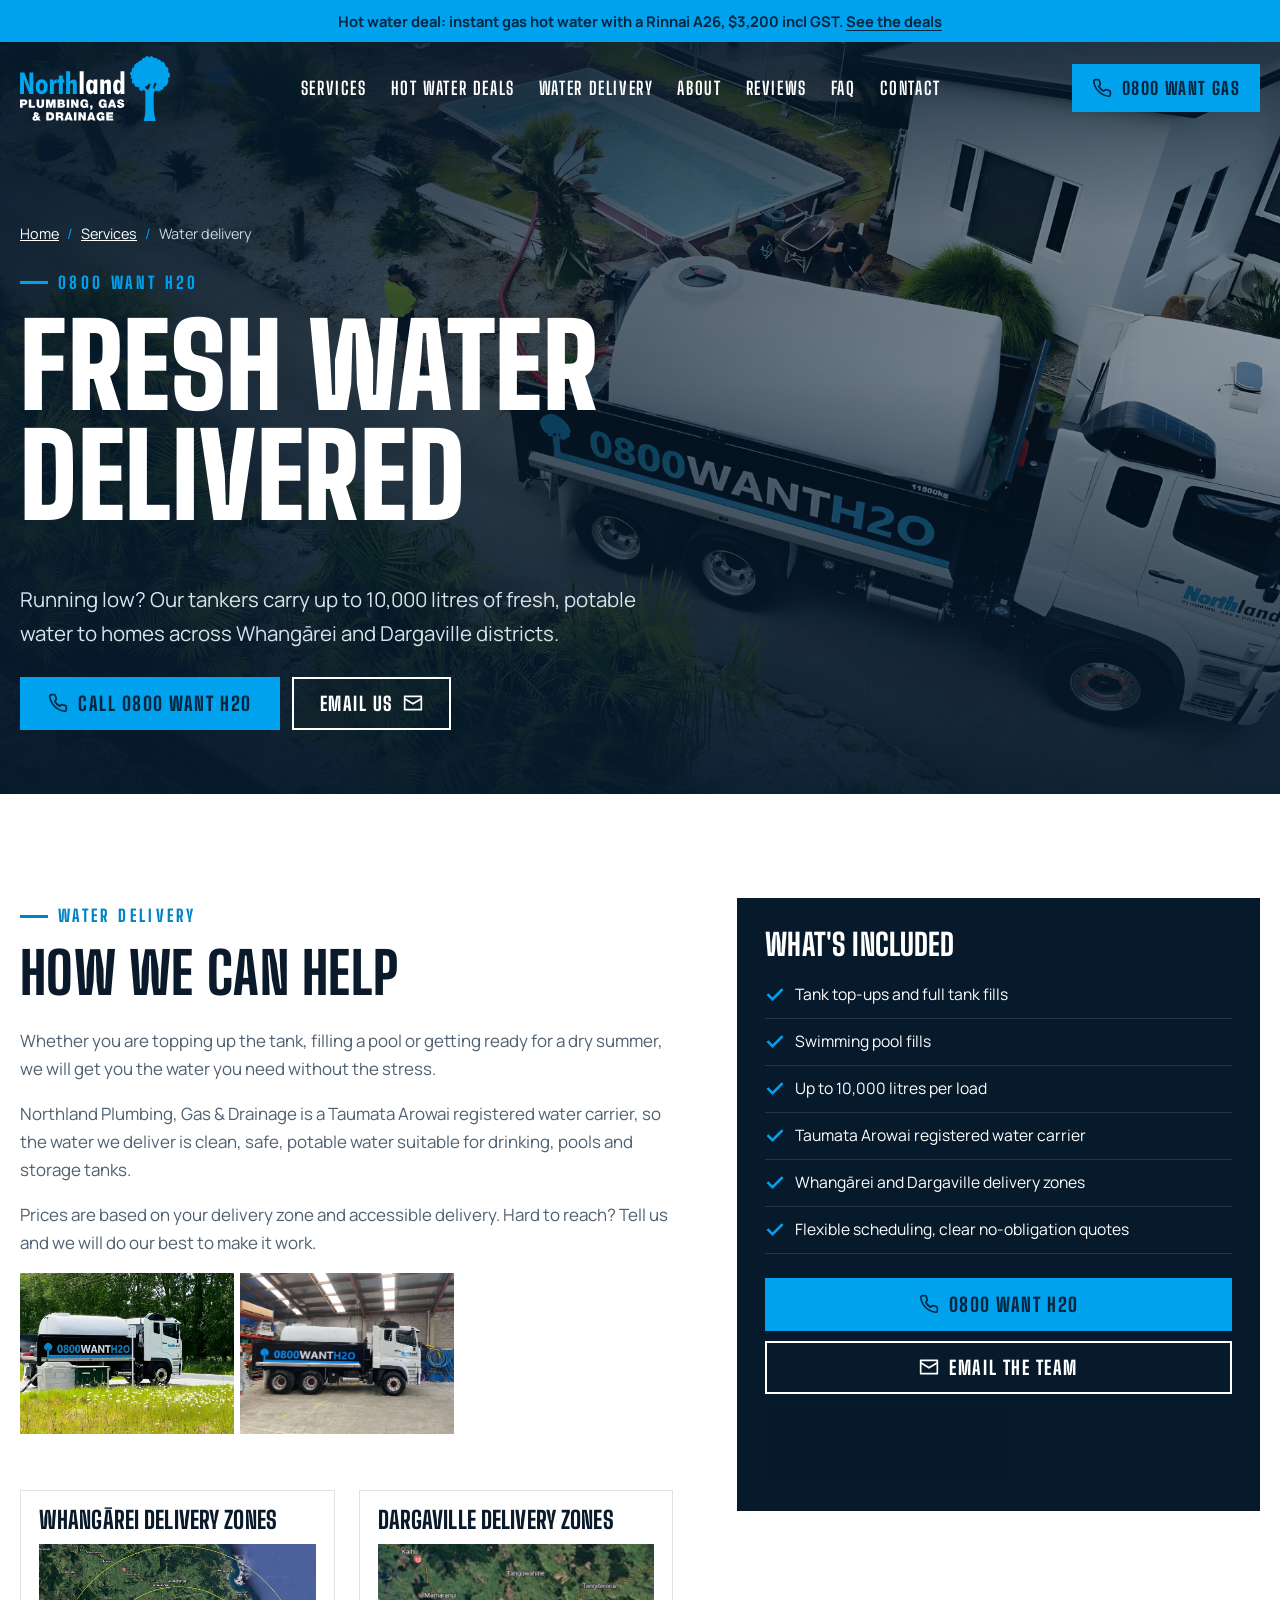
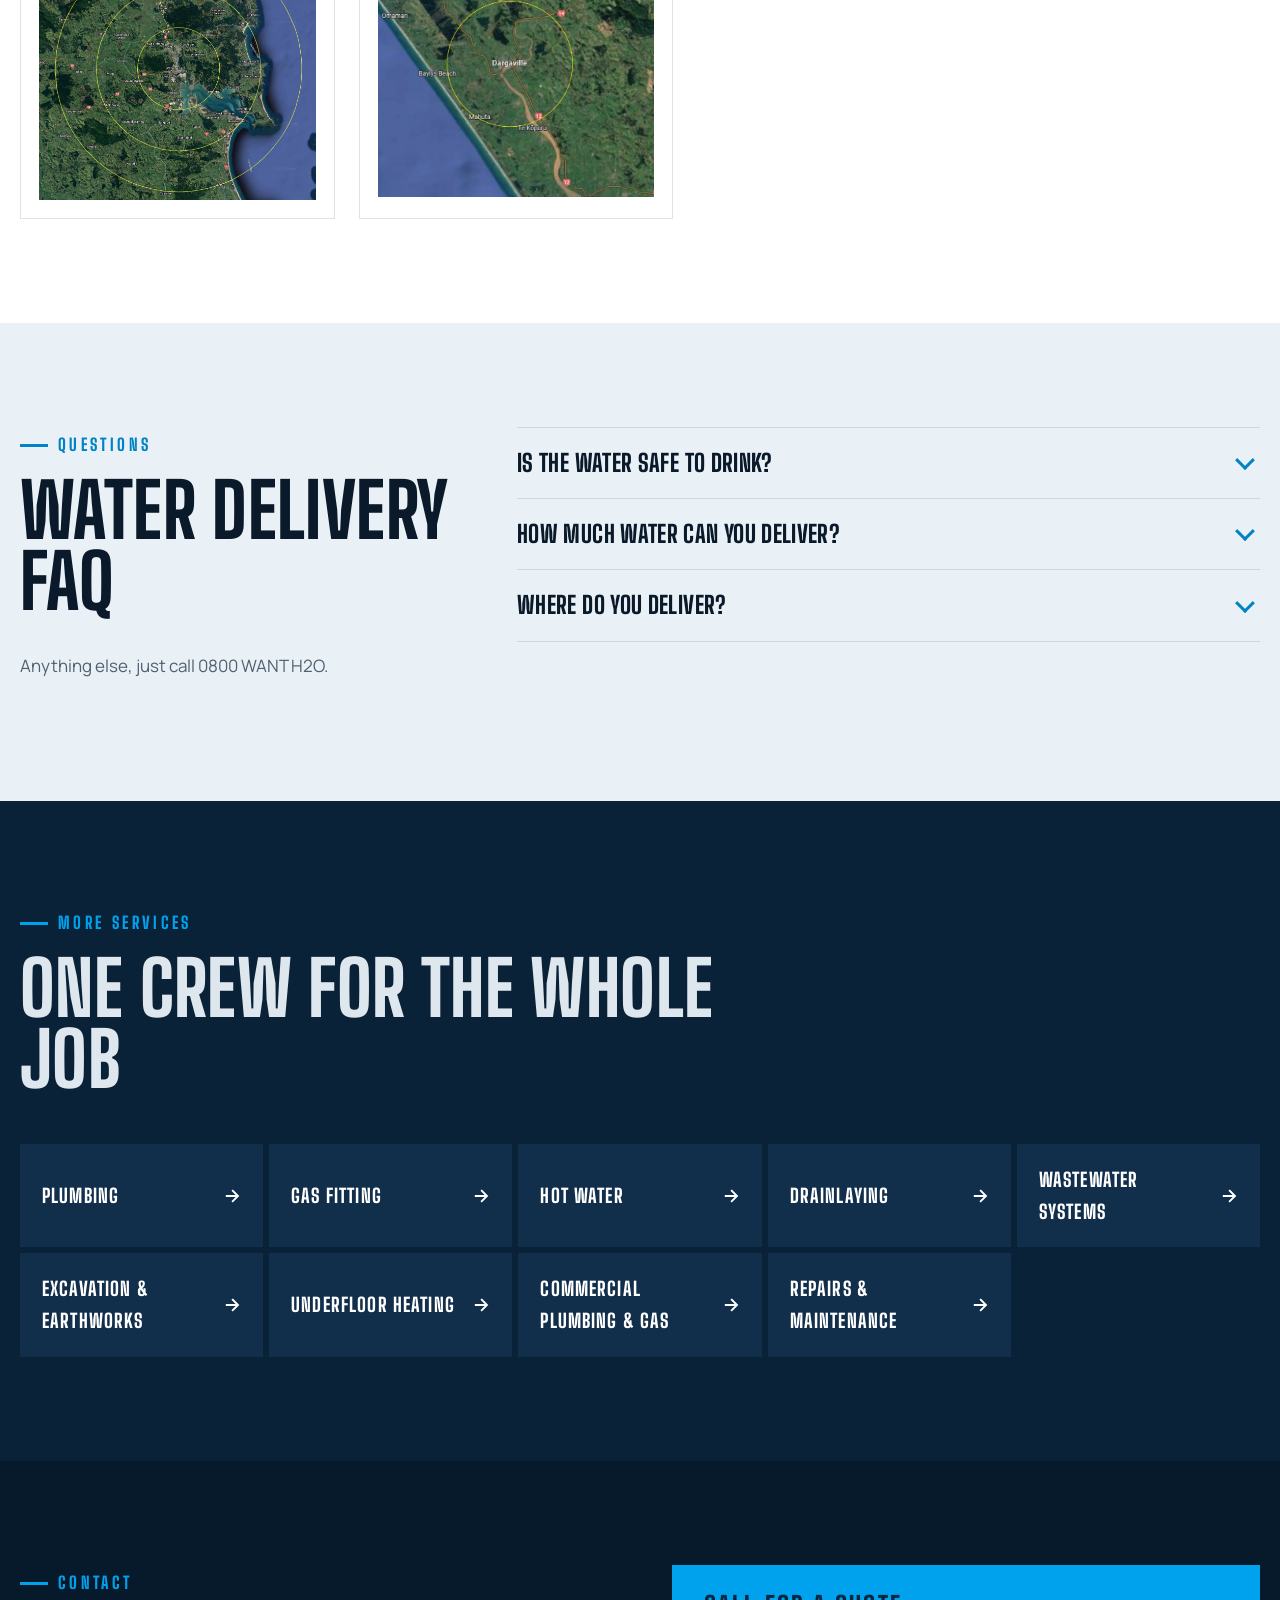
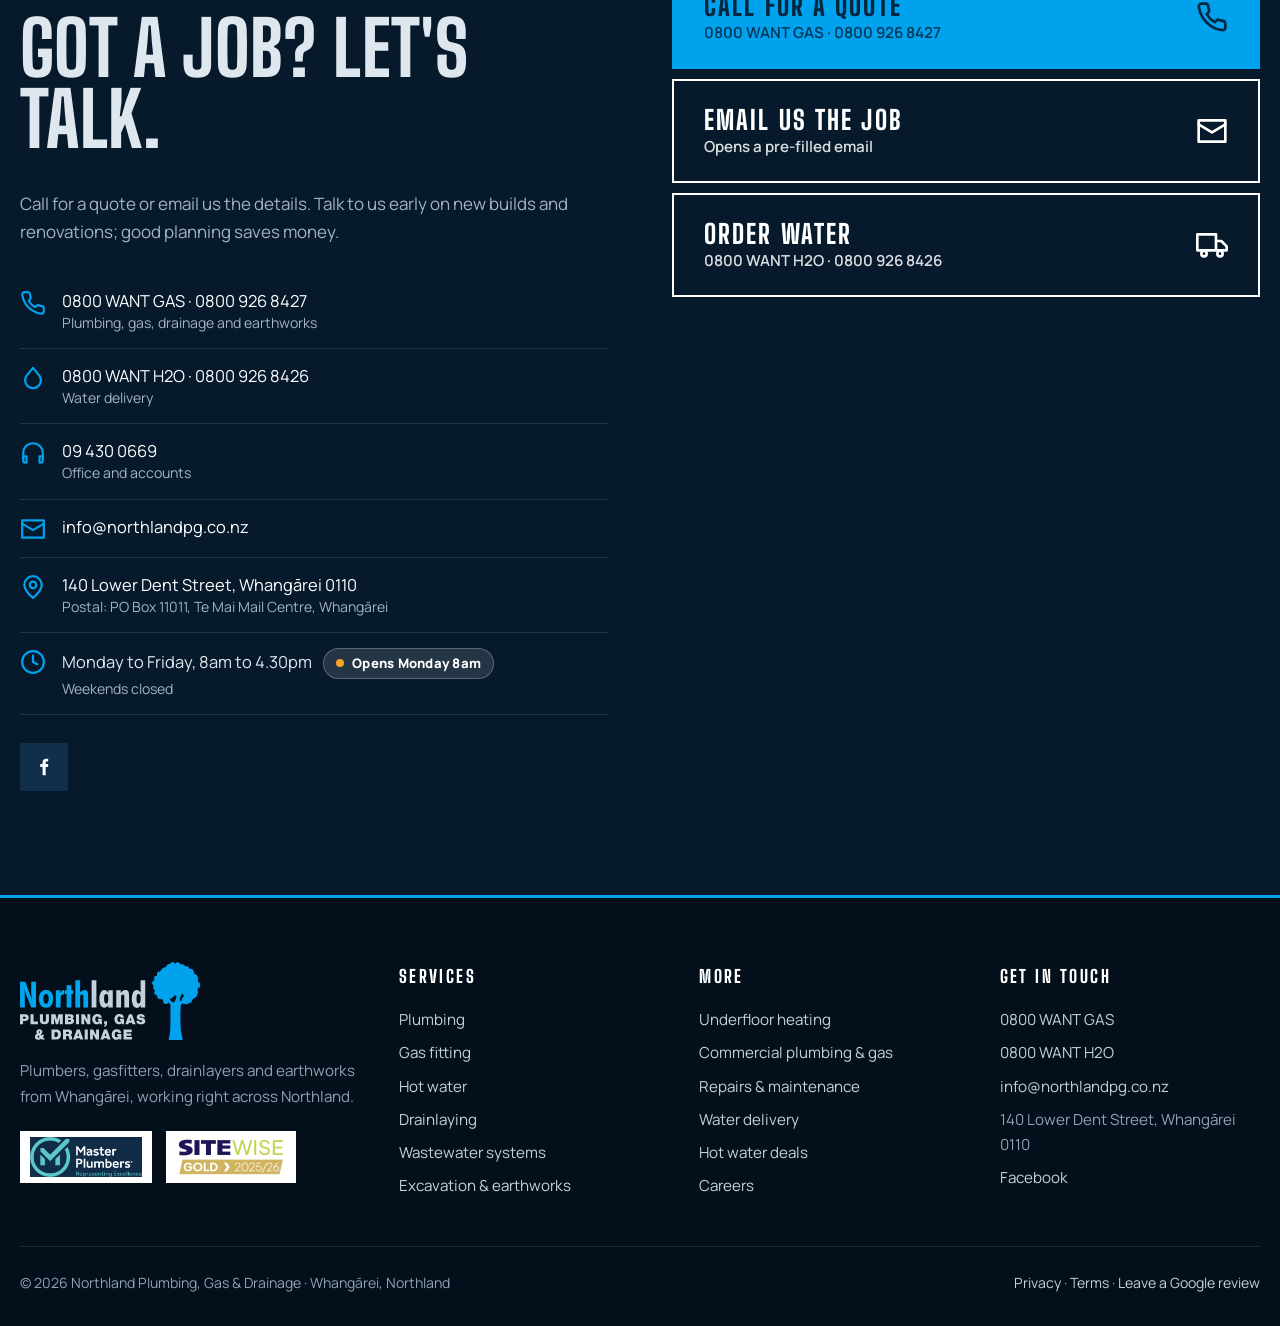
<file: services/water-delivery.html>
<!DOCTYPE html>
<html lang="en-NZ">
<head>
<meta charset="utf-8">
<meta name="viewport" content="width=device-width, initial-scale=1, viewport-fit=cover">
<title>Water delivery | Northland Plumbing, Gas &amp; Drainage, Whangārei</title>
<meta name="description" content="Running low? Our tankers carry up to 10,000 litres of fresh, potable water to homes across Whangārei and Dargaville districts.">
<link rel="canonical" href="https://northland-plumbing-gas-drainage-dem.vercel.app/services/water-delivery.html">
<meta name="theme-color" content="#061a2c">
<meta property="og:type" content="website">
<meta property="og:site_name" content="Northland Plumbing, Gas &amp; Drainage">
<meta property="og:title" content="Water delivery | Northland Plumbing, Gas &amp; Drainage, Whangārei">
<meta property="og:description" content="Running low? Our tankers carry up to 10,000 litres of fresh, potable water to homes across Whangārei and Dargaville districts.">
<meta property="og:url" content="https://northland-plumbing-gas-drainage-dem.vercel.app/services/water-delivery.html">
<meta property="og:image" content="https://northland-plumbing-gas-drainage-dem.vercel.app/img/og-image.jpg">
<meta property="og:image:width" content="1200">
<meta property="og:image:height" content="630">
<meta name="twitter:card" content="summary_large_image">
<link rel="icon" href="../favicon.svg" type="image/svg+xml">
<link rel="apple-touch-icon" href="../img/apple-touch-icon.png">
<link rel="preconnect" href="https://fonts.googleapis.com">
<link rel="preconnect" href="https://fonts.gstatic.com" crossorigin>
<link href="https://fonts.googleapis.com/css2?family=Big+Shoulders+Display:wght@700;800;900&family=Manrope:wght@400;500;600;700;800&display=swap" rel="stylesheet">
<link rel="stylesheet" href="../styles.css">
<script>document.documentElement.classList.add('js')</script>
<script type="application/ld+json">{"@context": "https://schema.org", "@type": "Service", "name": "Water delivery", "serviceType": "Water delivery", "provider": {"@type": "Plumber", "name": "Northland Plumbing, Gas & Drainage", "telephone": "+64 800 926 8427", "url": "https://northland-plumbing-gas-drainage-dem.vercel.app/"}, "areaServed": "Northland, New Zealand", "description": "Running low? Our tankers carry up to 10,000 litres of fresh, potable water to homes across Whangārei and Dargaville districts."}</script>
</head>
<body>
<a class="skip" href="#main">Skip to content</a>
<svg width="0" height="0" style="position:absolute" aria-hidden="true">
  <symbol id="i-phone" viewBox="0 0 24 24" fill="none" stroke="currentColor" stroke-width="2" stroke-linecap="round" stroke-linejoin="round"><path d="M22 16.9v3a2 2 0 0 1-2.2 2 19.8 19.8 0 0 1-8.6-3.1 19.5 19.5 0 0 1-6-6A19.8 19.8 0 0 1 2.1 4.2 2 2 0 0 1 4.1 2h3a2 2 0 0 1 2 1.7c.1 1 .4 1.9.7 2.8a2 2 0 0 1-.5 2.1L8 9.9a16 16 0 0 0 6 6l1.3-1.3a2 2 0 0 1 2.1-.4c.9.3 1.8.6 2.8.7a2 2 0 0 1 1.7 2z"/></symbol>
  <symbol id="i-mail" viewBox="0 0 24 24" fill="none" stroke="currentColor" stroke-width="2" stroke-linecap="round" stroke-linejoin="round"><rect x="2" y="4" width="20" height="16"/><path d="m22 7-10 6L2 7"/></symbol>
  <symbol id="i-pin" viewBox="0 0 24 24" fill="none" stroke="currentColor" stroke-width="2" stroke-linecap="round" stroke-linejoin="round"><path d="M20 10c0 6-8 12-8 12s-8-6-8-12a8 8 0 0 1 16 0z"/><circle cx="12" cy="10" r="3"/></symbol>
  <symbol id="i-clock" viewBox="0 0 24 24" fill="none" stroke="currentColor" stroke-width="2" stroke-linecap="round" stroke-linejoin="round"><circle cx="12" cy="12" r="10"/><path d="M12 6v6l4 2"/></symbol>
  <symbol id="i-check" viewBox="0 0 24 24" fill="none" stroke="currentColor" stroke-width="3" stroke-linecap="square"><path d="M20 6 9 17l-5-5"/></symbol>
  <symbol id="i-arrow" viewBox="0 0 24 24" fill="none" stroke="currentColor" stroke-width="2.5" stroke-linecap="square"><path d="M5 12h14M13 5l7 7-7 7"/></symbol>
  <symbol id="i-flame" viewBox="0 0 24 24" fill="none" stroke="currentColor" stroke-width="2" stroke-linecap="round" stroke-linejoin="round"><path d="M12 22c4 0 7-2.7 7-6.8 0-3.6-2.4-5.9-4.1-8.3-.4 2-1.4 3.2-2.6 3.8C12.6 7.2 11 4.3 8.6 2c.2 3.4-3.6 6.6-3.6 11.2C5 18.6 8 22 12 22z"/><path d="M12 22c-1.7 0-3-1.3-3-3.1 0-1.9 1.6-3 3-4.9 1.4 1.9 3 3 3 4.9 0 1.8-1.3 3.1-3 3.1z"/></symbol>
  <symbol id="i-drop" viewBox="0 0 24 24" fill="none" stroke="currentColor" stroke-width="2" stroke-linecap="round" stroke-linejoin="round"><path d="M12 2.7 6.3 9.6a7.3 7.3 0 1 0 11.4 0z"/></symbol>
  <symbol id="i-shield" viewBox="0 0 24 24" fill="none" stroke="currentColor" stroke-width="2" stroke-linecap="round" stroke-linejoin="round"><path d="M12 22s8-4 8-10V5l-8-3-8 3v7c0 6 8 10 8 10z"/><path d="m9 12 2 2 4-4"/></symbol>
  <symbol id="i-award" viewBox="0 0 24 24" fill="none" stroke="currentColor" stroke-width="2" stroke-linecap="round" stroke-linejoin="round"><circle cx="12" cy="8" r="6"/><path d="M15.5 13.2 17 22l-5-3-5 3 1.5-8.8"/></symbol>
  <symbol id="i-truck" viewBox="0 0 24 24" fill="none" stroke="currentColor" stroke-width="2" stroke-linecap="round" stroke-linejoin="round"><path d="M1 4h14v12H1zM15 9h4l4 4v3h-8z"/><circle cx="6" cy="18.5" r="2"/><circle cx="18" cy="18.5" r="2"/></symbol>
  <symbol id="i-wrench" viewBox="0 0 24 24" fill="none" stroke="currentColor" stroke-width="2" stroke-linecap="round" stroke-linejoin="round"><path d="M14.7 6.3a1 1 0 0 0 0 1.4l1.6 1.6a1 1 0 0 0 1.4 0l3.8-3.8a6 6 0 0 1-7.9 7.9l-6.9 6.9a2.1 2.1 0 0 1-3-3l6.9-6.9a6 6 0 0 1 7.9-7.9z"/></symbol>
  <symbol id="i-hat" viewBox="0 0 24 24" fill="none" stroke="currentColor" stroke-width="2" stroke-linecap="round" stroke-linejoin="round"><path d="M2 18h20M4 18v-3a8 8 0 0 1 16 0v3M10 7V5h4v2M12 7v6"/></symbol>
  <symbol id="i-digger" viewBox="0 0 24 24" fill="none" stroke="currentColor" stroke-width="2" stroke-linecap="round" stroke-linejoin="round"><rect x="2" y="15" width="12" height="5" rx="2.5"/><path d="M4 15v-4h6l2 4M10 11V7l6-3 5 6-2 2"/><path d="m19 12-1 3h3z"/></symbol>
  <symbol id="i-headset" viewBox="0 0 24 24" fill="none" stroke="currentColor" stroke-width="2" stroke-linecap="round" stroke-linejoin="round"><path d="M3 18v-6a9 9 0 0 1 18 0v6"/><path d="M21 19a2 2 0 0 1-2 2h-1v-6h3zM3 19a2 2 0 0 0 2 2h1v-6H3z"/></symbol>
  <symbol id="i-star" viewBox="0 0 24 24" fill="currentColor"><path d="m12 2 3.1 6.3 6.9 1-5 4.9 1.2 6.8L12 17.8 5.8 21l1.2-6.8-5-4.9 6.9-1z"/></symbol>
  <symbol id="i-fb" viewBox="0 0 24 24" fill="currentColor"><path d="M14 8.5V6.8c0-.8.2-1.3 1.4-1.3H17V2.2c-.3 0-1.3-.1-2.5-.1-2.5 0-4.2 1.5-4.2 4.3v2.1H7.5V12h2.8v10H14V12h2.8l.4-3.5z"/></symbol>
  <symbol id="i-g" viewBox="0 0 48 48"><path fill="#FFC107" d="M43.6 20.1H42V20H24v8h11.3C33.7 32.7 29.2 36 24 36c-6.6 0-12-5.4-12-12s5.4-12 12-12c3.1 0 5.8 1.2 7.9 3.1l5.7-5.7C34 6.1 29.3 4 24 4 12.9 4 4 12.9 4 24s8.9 20 20 20 20-8.9 20-20c0-1.3-.1-2.6-.4-3.9z"/><path fill="#FF3D00" d="m6.3 14.7 6.6 4.8C14.7 15.1 19 12 24 12c3.1 0 5.8 1.2 7.9 3.1l5.7-5.7C34 6.1 29.3 4 24 4 16.3 4 9.7 8.3 6.3 14.7z"/><path fill="#4CAF50" d="M24 44c5.2 0 9.9-2 13.4-5.2l-6.2-5.2A11.9 11.9 0 0 1 24 36c-5.2 0-9.6-3.3-11.3-8l-6.5 5C9.5 39.6 16.2 44 24 44z"/><path fill="#1976D2" d="M43.6 20.1H42V20H24v8h11.3a12 12 0 0 1-4.1 5.6l6.2 5.2C36.9 39.2 44 34 44 24c0-1.3-.1-2.6-.4-3.9z"/></symbol>
  <symbol id="i-logo" viewBox="0 0 177.017 76.773"><path fill="currentColor" d="M123.169 17.93h-4.536v12.261a5.92 5.92 0 0 0-1.654-1.94 3.4 3.4 0 0 0-2-.64 4.107 4.107 0 0 0-3.723 2.26 12.912 12.912 0 0 0-1.316 6.433 13.545 13.545 0 0 0 1.282 6.52 3.975 3.975 0 0 0 3.619 2.294 3.552 3.552 0 0 0 2.174-.7 5.538 5.538 0 0 0 1.619-2.122v2.477h4.537Zm-5 21.864a1.568 1.568 0 0 1-1.515 1.117 1.663 1.663 0 0 1-1.55-1.212 9.908 9.908 0 0 1-.511-3.653 9.9 9.9 0 0 1 .459-3.55 1.543 1.543 0 0 1 1.481-1.093 1.661 1.661 0 0 1 1.6 1.082 9.144 9.144 0 0 1 .493 3.524 10.976 10.976 0 0 1-.459 3.784m-10.885 4.979v-11.6q0-3.308-.779-4.434a3.136 3.136 0 0 0-2.771-1.125 4.954 4.954 0 0 0-2.606.692 6.523 6.523 0 0 0-2.07 2.113v-2.634h-4.364v16.989h4.693V34.694a4.175 4.175 0 0 1 .4-2.113 1.412 1.412 0 0 1 1.3-.64 1.285 1.285 0 0 1 1.177.545 4.038 4.038 0 0 1 .347 2v10.287ZM91.253 27.784h-4.4v2.6a6.607 6.607 0 0 0-1.741-2.1 3.4 3.4 0 0 0-2.052-.675 4.11 4.11 0 0 0-3.715 2.269 12.85 12.85 0 0 0-1.325 6.425 13.343 13.343 0 0 0 1.29 6.529 4.067 4.067 0 0 0 3.715 2.251 3.492 3.492 0 0 0 2.122-.71 6.153 6.153 0 0 0 1.706-2.113v2.512h4.4Zm-4.901 11.933a1.681 1.681 0 0 1-1.611 1.16 1.662 1.662 0 0 1-1.55-1.2 9.775 9.775 0 0 1-.511-3.628 9.776 9.776 0 0 1 .459-3.524 1.542 1.542 0 0 1 1.481-1.083 1.781 1.781 0 0 1 1.689 1.126 8.275 8.275 0 0 1 .546 3.446 10.011 10.011 0 0 1-.5 3.706M75.133 17.93h-4.7v26.842h4.7Z"/> <path d="M67.008 44.772v-11.6q0-3.343-.779-4.451a3.157 3.157 0 0 0-2.771-1.108 5.032 5.032 0 0 0-2.329.546 6.558 6.558 0 0 0-2.017 1.689V17.93h-4.694v26.842h4.693V34.693a4.187 4.187 0 0 1 .4-2.113 1.412 1.412 0 0 1 1.3-.64 1.286 1.286 0 0 1 1.177.546 4.045 4.045 0 0 1 .347 2v10.286Zm-16.487 0V31.438h1.849v-3.654h-1.848v-4.9h-4.676v4.9h-1.853v3.654h1.853v13.334Zm-10.633 0v-7.983q0-3.1.667-3.974a3.015 3.015 0 0 1 2.52-.874h.312v-4.469a3.471 3.471 0 0 0-2.3.84 5.61 5.61 0 0 0-1.527 2.485v-3.013h-4.365v16.988Zm-9.125-14.919a6.291 6.291 0 0 0-5.161-2.381 6.273 6.273 0 0 0-5.152 2.373 9.911 9.911 0 0 0-1.913 6.407 10.007 10.007 0 0 0 1.913 6.451 6.263 6.263 0 0 0 5.152 2.381 6.288 6.288 0 0 0 5.152-2.39 9.958 9.958 0 0 0 1.931-6.443 9.891 9.891 0 0 0-1.922-6.4m-7.083 9.9a7.46 7.46 0 0 1-.675-3.533 7.418 7.418 0 0 1 .675-3.516 2.121 2.121 0 0 1 3.853.009 7.347 7.347 0 0 1 .684 3.507 7.4 7.4 0 0 1-.684 3.524 2.121 2.121 0 0 1-3.853.009M4.699 44.772V34.139q0-2.563-.086-4.407t-.26-3.315l.433 1.628q.589 2.269.727 2.58l5.542 14.149h4.676V19.488h-4.676v9.715q0 1.94.19 4.183t.589 4.926q-.52-1.835-.926-3.195t-.633-2.017L5.17 19.488H.058v25.284Z" fill="#00a6ee"/> <path d="M160.202 34.99c-.746.746-1.424 1.221-1.152 2.238.046.173.116.426.2.7-.6.311-1.793.785-2.095-.2-.337-1.1 1.183-4.761 1.716-5.992a1.941 1.941 0 0 1 .521-.414c.678-.339 1.221 1.288 1.56 1.9s0 1.017-.746 1.763m-6.306-1.627c.046.037.076.055.117.085-.148.678-1.244 5.757-2.822 6.261-1.238.4-3.084-2.036-4.1-2.943.279-.209.733-.354.917-.721.407-.814.938-.172 1.48-.646a9.226 9.226 0 0 0 2.1-2.17c.542-.949 1.29-.679 2.305.135m22.784-12.816c-.407-1.492-1.9-1.085-1.967-1.7s.746-1.22.611-2.1a7.3 7.3 0 0 0-.882-2.984c-.678-1.152-2.305-1.7-3.029-2.1s.316-1.627-.294-2.1-.678-1.763-1.289-2.305-2.576-.339-3.323-.882-.135-1.017-.881-1.7-2.238-.474-2.984-.542-.882-1.288-1.7-1.7-1.7.136-2.373.068S156.065 0 155.111 0s-1.627 1.357-2.236 1.627-1.353-1.288-2.506-1.559-2.305 1.289-2.916 1.763-1.492.2-2.373.678-.814 1.7-1.7 2.373-2.17.61-2.713.949a11.525 11.525 0 0 0-2.527 2.916c-.561 1.017-2.219.2-2.965 1.289s-.407 3.187-.407 3.677-1.9-.761-2.305.188-.271 2.305-.61 3.526-1.966 2.238-2.238 3.051 1.085 1.492 1.492 2.645-.271 1.627-.271 2.441 1.085 1.152 1.627 1.966-.746 2.509-.407 3.8.814.271 1.7.949.61.271 1.356 2.509 4.069 1.56 5.483 2.441-1.075.067.417 2.712c.731 1.931 3.391 1.15 3.391 1.15.949-1.356 1.618-.016 1.278-.762-.248-.546.093-.515.428-.74 2.148 2.112 1.82 3.4 1.82 3.4s.11 21.035-.161 24.29a85.833 85.833 0 0 1-1.737 9.344l14.1.148s-.725-3.783-1.674-8.53-.814-24.972 0-26.192a2.708 2.708 0 0 1 1.873-1.376c.291.48.61.824.954.824 1.085 0 .949-1.017 2.034-.135s1.967-.271 2.509-.679 1.627-.678 2.577-1.22.475-1.424 1.289-2.509 2.1-1.492 3.255-2.17.814-1.967 1.492-2.984a3.928 3.928 0 0 0 .474-3.255 2.824 2.824 0 0 1 .2-2.712c.61-1.153 1.56-.271 1.763-1.085a10.18 10.18 0 0 0-.2-4.2" fill="#00a1ed"/> <path fill="currentColor" d="M114.392 57.813c.027 3.124 3.193 3.522 4.3 3.522 2.179 0 4.523-.822 4.523-3.371 0-1.8-1.37-2.44-2.755-2.823s-2.782-.534-2.836-1.233c0-.548.671-.658 1.083-.658a1.566 1.566 0 0 1 .891.246.75.75 0 0 1 .356.781h2.85c-.082-2.385-1.96-3.194-4.084-3.194-2.015 0-3.947.973-3.947 3.234 0 1.973 1.768 2.4 3.317 2.837 1.685.48 2.11.617 2.11 1.123 0 .727-.754.891-1.247.891a1.391 1.391 0 0 1-1.439-.712 1.812 1.812 0 0 1-.109-.644Zm-10.826 3.289h3.029l.439-1.4h3.111l.411 1.4h3.125l-3.563-9.785h-2.948Zm4.125-3.495.945-3.015h.028l.877 3.015Zm-7.291 3.495h1.905v-5.385h-4v2.1h1.33a1.5 1.5 0 0 1-1.563 1.083 2.239 2.239 0 0 1-2.206-2.522c0-.671-.069-2.85 2-2.85a1.432 1.432 0 0 1 1.426 1.22h2.891a4.222 4.222 0 0 0-4.509-3.659c-2.207 0-4.824 1.494-4.824 5.222 0 2.782 1.782 5.03 4.673 5.03a3.427 3.427 0 0 0 2.777-1.239Zm-17.651 0h1.22a1.366 1.366 0 0 1-1.22 1.288v1.193a3.542 3.542 0 0 0 1.179-.165A2.737 2.737 0 0 0 85.6 60.54v-2.151h-2.85Zm-4.139 0h1.905v-5.385h-4v2.1h1.33a1.5 1.5 0 0 1-1.563 1.083 2.239 2.239 0 0 1-2.206-2.522c0-.671-.069-2.85 2-2.85a1.432 1.432 0 0 1 1.426 1.22h2.891a4.222 4.222 0 0 0-4.509-3.659c-2.207 0-4.824 1.494-4.824 5.222 0 2.782 1.782 5.03 4.673 5.03a3.427 3.427 0 0 0 2.782-1.233Zm-18.309 0h2.85v-5.345h.028l3 5.345h2.933v-9.785h-2.85v5.235h-.028l-2.85-5.235H60.3Zm-5.235 0h3.014v-9.785h-3.015Zm-7.8-7.455h1.59c.617 0 1.028.178 1.028.671 0 .631-.4.808-1.028.808h-1.59Zm-3.014 7.455H49.8c1.727 0 3.426-1.014 3.426-2.974a2.387 2.387 0 0 0-1.7-2.439 2.015 2.015 0 0 0 1.206-1.919c0-1-.548-2.453-3.125-2.453h-5.355Zm3.015-4.15h1.892c.712 0 1.055.315 1.055.891 0 .754-.548.932-1.178.932h-1.769Zm-16.624 4.15h2.851v-6.276h.027l1.7 6.277h2.248l1.7-6.277h.027v6.276h2.851v-9.785h-4.29l-1.4 5.756h-.028l-1.4-5.756h-4.29Zm-2.165-9.785h-3.015v5.335c0 1 0 2.247-1.425 2.247-1.467 0-1.467-1.247-1.467-2.247v-5.335h-3.015v6c0 2.714 1.481 4.016 4.468 4.016s4.454-1.3 4.454-4.016Zm-18.172 9.785h7.346v-2.507h-4.331v-7.278h-3.015Zm-7.291-7.277h1.343c.741 0 1.426.055 1.426.945 0 .987-.822 1.042-1.6 1.042H3.015ZM0 61.102h3.015v-2.96H4.8c2.247 0 3.837-1.11 3.837-3.481a3.318 3.318 0 0 0-3.591-3.344H0Z"/> <path fill="currentColor" d="M101.804 76.268h8.251v-2.507h-5.235v-1.22h4.619v-2.33h-4.619v-1.22h5.085v-2.508h-8.1Zm-4.057 0h1.905v-5.386h-4v2.1h1.33a1.5 1.5 0 0 1-1.563 1.083 2.239 2.239 0 0 1-2.206-2.522c0-.671-.069-2.85 2-2.85a1.432 1.432 0 0 1 1.426 1.22h2.887a4.223 4.223 0 0 0-4.509-3.659c-2.207 0-4.824 1.494-4.824 5.222 0 2.782 1.782 5.03 4.673 5.03a3.427 3.427 0 0 0 2.782-1.233Zm-18.706 0h3.029l.438-1.4h3.111l.411 1.4h3.124l-3.563-9.785h-2.946Zm4.125-3.495.945-3.015h.027l.878 3.015Zm-14.281 3.495h2.851v-5.345h.027l3 5.345h2.933v-9.785h-2.849v5.235h-.027l-2.851-5.235h-3.084Zm-5.235 0h3.015v-9.785H63.65Zm-11.443 0h3.029l.438-1.4h3.111l.411 1.4h3.124l-3.563-9.785h-2.946Zm4.125-3.495.945-3.015h.028l.877 3.015ZM45.3 68.812h1.411c1.152 0 1.494.356 1.494.973 0 .877-.768.973-1.33.973H45.3Zm-3.015 7.455H45.3v-3.412h1.6c1.192 0 1.274.973 1.357 1.9a7.039 7.039 0 0 0 .246 1.508h3.023a6.44 6.44 0 0 1-.329-2.1 2.667 2.667 0 0 0-1.439-2.44 2.513 2.513 0 0 0 1.467-2.453c0-1.85-1.481-2.8-3.194-2.8h-5.746ZM33.98 68.99h.959a2.163 2.163 0 0 1 2.371 2.33c0 .918-.274 2.44-2.152 2.44H33.98Zm-3.015 7.277h4.361c3.412 0 5-1.9 5-4.906 0-2.467-1.152-4.879-4.413-4.879h-4.948Zm-9.662 0h3.207l-2-2.4a4.537 4.537 0 0 0 1.151-2.371h-2.262a1.769 1.769 0 0 1-.356.74l-.754-.932a3.07 3.07 0 0 0 1.8-2.522c0-1.74-1.316-2.535-3.138-2.535a2.724 2.724 0 0 0-2.906 2.535 2.643 2.643 0 0 0 .768 1.782 3.392 3.392 0 0 0-2.179 2.755 3.144 3.144 0 0 0 3.33 3.18 4.122 4.122 0 0 0 2.8-.918Zm-1.987-2.522a1.807 1.807 0 0 1-1.151.589.938.938 0 0 1-.932-.918c0-.493.548-.85.945-1.056Zm-.945-5a.7.7 0 0 1 .726-.671.649.649 0 0 1 .658.658 1.246 1.246 0 0 1-.781 1.014c-.246-.287-.6-.658-.6-1"/></symbol>
</svg>
<div class="ribbon"><span class="rl">Hot water deal: </span>instant gas hot water with a Rinnai A26, $3,200 incl GST. <a href="../index.html#deals">See the deals</a></div>
<header class="nav" id="nav">
  <div class="wrap">
    <a href="../index.html" class="logo" aria-label="Northland Plumbing, Gas &amp; Drainage home"><svg viewBox="0 0 177.017 76.773" role="img" aria-label="Northland Plumbing, Gas &amp; Drainage"><use href="#i-logo"/></svg></a>
    <ul class="nav-links" id="navLinks">
      <li><a href="../index.html#services">Services</a></li><li><a href="../index.html#deals">Hot water deals</a></li><li><a href="../index.html#water">Water delivery</a></li><li><a href="../index.html#about">About</a></li><li><a href="../index.html#reviews">Reviews</a></li><li><a href="../index.html#faq">FAQ</a></li><li><a href="../index.html#contact">Contact</a></li>
    </ul>
    <div class="nav-right">
      <a class="btn btn-primary nav-call" href="tel:08009268427"><svg class="icon" aria-hidden="true"><use href="#i-phone"/></svg><span class="label">0800 WANT GAS</span></a>
      <button class="burger" id="burger" aria-label="Open menu" aria-expanded="false" aria-controls="navLinks">
        <svg viewBox="0 0 24 24" fill="none" stroke="currentColor" stroke-width="2.4" stroke-linecap="square"><path d="M3 6h18M3 12h18M3 18h18"/></svg>
      </button>
    </div>
  </div>
</header>

<main id="main">
<section class="page-hero">
  <img src="../img/water-truck-pool-1920.webp" srcset="../img/water-truck-pool-1080.webp 1080w, ../img/water-truck-pool-1920.webp 1920w" sizes="100vw" alt="Water delivery" width="1920" height="1080" fetchpriority="high">
  <div class="wrap">
    <ol class="crumbs hero-fade"><li><a href="../index.html">Home</a></li><li><a href="../index.html#services">Services</a></li><li>Water delivery</li></ol>
    <span class="eyebrow hero-fade">0800 WANT H2O</span>
    <h1 class="hero-fade">Fresh water delivered</h1>
    <p class="lead hero-fade">Running low? Our tankers carry up to 10,000 litres of fresh, potable water to homes across Whangārei and Dargaville districts.</p>
    <div class="hero-ctas hero-fade" style="display:flex;flex-wrap:wrap;gap:12px;margin-top:26px">
      <a class="btn btn-primary" href="tel:08009268426"><svg class="icon" aria-hidden="true"><use href="#i-phone"/></svg>Call 0800 WANT H2O</a>
      <a class="btn btn-ghost" href="https://mail.google.com/mail/?view=cm&amp;fs=1&amp;to=info%40northlandpg.co.nz&amp;su=Water%20delivery%20enquiry&amp;body=Hi%20Northland%20Plumbing%2C%20Gas%20%26%20Drainage%2C%0A%0AI%27d%20like%20a%20quote%20for%20water%20delivery%3A%0A%0AAddress%3A%0A%0AThanks" target="_blank" rel="noopener">Email us <svg class="icon" aria-hidden="true"><use href="#i-mail"/></svg></a>
    </div>
  </div>
</section>

<section class="band-light">
  <div class="wrap svc-body">
    <div class="prose">
      <span class="eyebrow reveal">Water delivery</span>
      <h2 class="reveal">How we can help</h2>
      <p class="reveal">Whether you are topping up the tank, filling a pool or getting ready for a dry summer, we will get you the water you need without the stress.</p><p class="reveal">Northland Plumbing, Gas &amp; Drainage is a Taumata Arowai registered water carrier, so the water we deliver is clean, safe, potable water suitable for drinking, pools and storage tanks.</p><p class="reveal">Prices are based on your delivery zone and accessible delivery. Hard to reach? Tell us and we will do our best to make it work.</p>
      <div class="svc-photos reveal"><img src="../img/water-truck-filling-1920.webp" srcset="../img/water-truck-filling-1080.webp 1080w, ../img/water-truck-filling-1920.webp 1920w" sizes="(max-width:600px) 50vw, 33vw" alt="Water delivery work by Northland Plumbing, Gas &amp; Drainage" width="1920" height="1080" decoding="async"><img src="../img/water-truck-shed-1920.webp" srcset="../img/water-truck-shed-1080.webp 1080w, ../img/water-truck-shed-1920.webp 1920w" sizes="(max-width:600px) 50vw, 33vw" alt="Water delivery work by Northland Plumbing, Gas &amp; Drainage" width="1920" height="1440" decoding="async"><img src="../img/water-truck-pool-1920.webp" srcset="../img/water-truck-pool-1080.webp 1080w, ../img/water-truck-pool-1920.webp 1920w" sizes="(max-width:600px) 50vw, 33vw" alt="Water delivery work by Northland Plumbing, Gas &amp; Drainage" width="1920" height="1080" decoding="async"></div>
      
      <div class="zones">
        <div class="zone reveal"><h3>Whangārei delivery zones</h3><img src="../img/map-whangarei-zones.jpg" alt="Map of water delivery zones within the Whangārei district" width="1087" height="1006" data-img-role="small"></div>
        <div class="zone reveal"><h3>Dargaville delivery zones</h3><img src="../img/map-dargaville-zones.jpg" alt="Map of water delivery zones around Dargaville" width="1400" height="1281" data-img-role="small"></div>
      </div>
    </div>
    <aside class="svc-aside reveal">
      <h3>What's included</h3>
      <ul><li><svg class="" aria-hidden="true"><use href="#i-check"/></svg>Tank top-ups and full tank fills</li><li><svg class="" aria-hidden="true"><use href="#i-check"/></svg>Swimming pool fills</li><li><svg class="" aria-hidden="true"><use href="#i-check"/></svg>Up to 10,000 litres per load</li><li><svg class="" aria-hidden="true"><use href="#i-check"/></svg>Taumata Arowai registered water carrier</li><li><svg class="" aria-hidden="true"><use href="#i-check"/></svg>Whangārei and Dargaville delivery zones</li><li><svg class="" aria-hidden="true"><use href="#i-check"/></svg>Flexible scheduling, clear no-obligation quotes</li></ul>
      <a class="btn btn-primary" href="tel:08009268426"><svg class="icon" aria-hidden="true"><use href="#i-phone"/></svg>0800 WANT H2O</a>
      <a class="btn btn-ghost" href="https://mail.google.com/mail/?view=cm&amp;fs=1&amp;to=info%40northlandpg.co.nz&amp;su=Water%20delivery%20enquiry&amp;body=Hi%20Northland%20Plumbing%2C%20Gas%20%26%20Drainage%2C%0A%0AI%27d%20like%20a%20quote%20for%20water%20delivery%3A%0A%0AAddress%3A%0A%0AThanks" target="_blank" rel="noopener"><svg class="icon" aria-hidden="true"><use href="#i-mail"/></svg>Email the team</a>
      <a class="rating" style="margin-top:14px" href="https://www.google.com/search?q=Northland+Plumbing+Gas+%26+Drainage+Whangarei#lrd=0x6d0b7f5d0de557a1:0x5102cbeec86a214e,1,,,," target="_blank" rel="noopener" aria-label="Rated 4.5 out of 5 from 77 Google reviews"><svg class="g" viewBox="0 0 48 48" aria-hidden="true"><use href="#i-g"/></svg><span class="num">4.5</span><div><span class="stars" aria-hidden="true">★★★★<span style="opacity:.45">★</span></span><small>77 Google reviews</small></div></a>
    </aside>
  </div>
</section>

<section class="band-mist">
  <div class="wrap faq-grid">
    <div class="faq-side"><span class="eyebrow reveal">Questions</span><h2 class="reveal">Water delivery FAQ</h2><p class="muted reveal">Anything else, just call 0800 WANT H2O.</p></div>
    <div class="faq-list reveal">
      <details><summary>Is the water safe to drink?</summary><p>Yes. We are a Taumata Arowai registered water carrier and supply only clean, potable water.</p></details>
      <details><summary>How much water can you deliver?</summary><p>Our tankers carry up to 10,000 litres per load.</p></details>
      <details><summary>Where do you deliver?</summary><p>Throughout the Whangārei district and the Dargaville area. Check the delivery zone maps or call 0800 WANT H2O.</p></details>
    </div>
  </div>
</section>

<section class="band-dark">
  <div class="wrap">
    <div class="section-head"><div><span class="eyebrow reveal">More services</span><h2 class="reveal">One crew for the whole job</h2></div></div>
    <div class="other-svcs reveal"><a href="plumbing.html">Plumbing<svg class="" aria-hidden="true"><use href="#i-arrow"/></svg></a><a href="gas-fitting.html">Gas fitting<svg class="" aria-hidden="true"><use href="#i-arrow"/></svg></a><a href="hot-water.html">Hot water<svg class="" aria-hidden="true"><use href="#i-arrow"/></svg></a><a href="drainlaying.html">Drainlaying<svg class="" aria-hidden="true"><use href="#i-arrow"/></svg></a><a href="wastewater.html">Wastewater systems<svg class="" aria-hidden="true"><use href="#i-arrow"/></svg></a><a href="excavation-earthworks.html">Excavation & earthworks<svg class="" aria-hidden="true"><use href="#i-arrow"/></svg></a><a href="underfloor-heating.html">Underfloor heating<svg class="" aria-hidden="true"><use href="#i-arrow"/></svg></a><a href="commercial-plumbing.html">Commercial plumbing & gas<svg class="" aria-hidden="true"><use href="#i-arrow"/></svg></a><a href="repairs-maintenance.html">Repairs & maintenance<svg class="" aria-hidden="true"><use href="#i-arrow"/></svg></a></div>
  </div>
</section>

<section id="contact" class="contact">
  <div class="wrap contact-grid">
    <div>
      <span class="eyebrow reveal">Contact</span>
      <h2 class="reveal">Got a job? Let's talk.</h2>
      <p class="muted reveal">Call for a quote or email us the details. Talk to us early on new builds and renovations; good planning saves money.</p>
      <ul class="contact-rows reveal">
        <li><svg class="icon" aria-hidden="true"><use href="#i-phone"/></svg><div><a href="tel:08009268427">0800 WANT GAS &middot; 0800 926 8427</a><small>Plumbing, gas, drainage and earthworks</small></div></li>
        <li><svg class="icon" aria-hidden="true"><use href="#i-drop"/></svg><div><a href="tel:08009268426">0800 WANT H2O &middot; 0800 926 8426</a><small>Water delivery</small></div></li>
        <li><svg class="icon" aria-hidden="true"><use href="#i-headset"/></svg><div><a href="tel:+6494300669">09 430 0669</a><small>Office and accounts</small></div></li>
        <li><svg class="icon" aria-hidden="true"><use href="#i-mail"/></svg><div><a href="https://mail.google.com/mail/?view=cm&amp;fs=1&amp;to=info%40northlandpg.co.nz&amp;su=Job%20enquiry&amp;body=Hi%20Northland%20Plumbing%2C%20Gas%20%26%20Drainage%2C%0A%0AI%27d%20like%20a%20quote%20for%3A%0A%0AJob%20address%3A%0A%0ABest%20number%20to%20reach%20me%3A%0A%0AThanks" target="_blank" rel="noopener">info&#64;northlandpg.co.nz</a></div></li>
        <li><svg class="icon" aria-hidden="true"><use href="#i-pin"/></svg><div><a href="https://www.google.com/maps/place/Northland+Plumbing+Gas+%26+Drainage/@-35.7273589,174.3290948,17z" target="_blank" rel="noopener">140 Lower Dent Street, Whangārei 0110</a><small>Postal: PO Box 11011, Te Mai Mail Centre, Whangārei</small></div></li>
        <li><svg class="icon" aria-hidden="true"><use href="#i-clock"/></svg><div>Monday to Friday, 8am to 4.30pm <span class="open-badge" data-open-badge hidden></span><small>Weekends closed</small></div></li>
      </ul>
      <div class="socials reveal">
        <a href="https://www.facebook.com/NorthlandPG/" target="_blank" rel="noopener" aria-label="Northland Plumbing, Gas &amp; Drainage on Facebook"><svg class="" aria-hidden="true"><use href="#i-fb"/></svg></a>
      </div>
    </div>
    <div class="contact-actions">
      <a class="btn btn-primary reveal" href="tel:08009268427"><span>Call for a quote<small>0800 WANT GAS &middot; 0800 926 8427</small></span><svg class="icon" aria-hidden="true"><use href="#i-phone"/></svg></a>
      <a class="btn btn-ghost reveal" href="https://mail.google.com/mail/?view=cm&amp;fs=1&amp;to=info%40northlandpg.co.nz&amp;su=Job%20enquiry&amp;body=Hi%20Northland%20Plumbing%2C%20Gas%20%26%20Drainage%2C%0A%0AI%27d%20like%20a%20quote%20for%3A%0A%0AJob%20address%3A%0A%0ABest%20number%20to%20reach%20me%3A%0A%0AThanks" target="_blank" rel="noopener"><span>Email us the job<small>Opens a pre-filled email</small></span><svg class="icon" aria-hidden="true"><use href="#i-mail"/></svg></a>
      <a class="btn btn-ghost reveal" href="tel:08009268426"><span>Order water<small>0800 WANT H2O &middot; 0800 926 8426</small></span><svg class="icon" aria-hidden="true"><use href="#i-truck"/></svg></a>
    </div>
  </div>
</section>

</main>
<footer class="footer">
  <div class="wrap">
    <div class="footer-grid">
      <div>
        <a href="../index.html" class="logo" aria-label="Home"><svg viewBox="0 0 177.017 76.773" role="img" aria-label="Northland Plumbing, Gas &amp; Drainage"><use href="#i-logo"/></svg></a>
        <p style="margin-top:18px">Plumbers, gasfitters, drainlayers and earthworks from Whangārei, working right across Northland.</p>
        <div class="badges">
          <img src="../img/brands/logo-master-plumbers.png" alt="Master Plumbers member" width="420" height="150">
          <img src="../img/brands/logo-sitewise-gold-2025.png" alt="Sitewise Gold 2025/2026" width="440" height="160">
        </div>
      </div>
      <div><h4>Services</h4><ul><li><a href="../services/plumbing.html">Plumbing</a></li><li><a href="../services/gas-fitting.html">Gas fitting</a></li><li><a href="../services/hot-water.html">Hot water</a></li><li><a href="../services/drainlaying.html">Drainlaying</a></li><li><a href="../services/wastewater.html">Wastewater systems</a></li><li><a href="../services/excavation-earthworks.html">Excavation & earthworks</a></li></ul></div>
      <div><h4>More</h4><ul><li><a href="../services/underfloor-heating.html">Underfloor heating</a></li><li><a href="../services/commercial-plumbing.html">Commercial plumbing & gas</a></li><li><a href="../services/repairs-maintenance.html">Repairs & maintenance</a></li><li><a href="../services/water-delivery.html">Water delivery</a></li><li><a href="../index.html#deals">Hot water deals</a></li><li><a href="https://www.trademe.co.nz/a/jobs/trades-services/plumbing/northland/whangarei/full-time/listing/5898594577" target="_blank" rel="noopener">Careers</a></li></ul></div>
      <div><h4>Get in touch</h4><ul>
        <li><a href="tel:08009268427">0800 WANT GAS</a></li>
        <li><a href="tel:08009268426">0800 WANT H2O</a></li>
        <li><a href="https://mail.google.com/mail/?view=cm&amp;fs=1&amp;to=info%40northlandpg.co.nz&amp;su=Enquiry&amp;body=Hi%20team%2C" target="_blank" rel="noopener">info&#64;northlandpg.co.nz</a></li>
        <li>140 Lower Dent Street, Whangārei 0110</li>
        <li><a href="https://www.facebook.com/NorthlandPG/" target="_blank" rel="noopener">Facebook</a></li>
      </ul></div>
    </div>
    <div class="footer-bottom">
      <span>&copy; <span id="year">2026</span> Northland Plumbing, Gas & Drainage &middot; Whangārei, Northland</span>
      <span><a href="../privacy.html">Privacy</a> &middot; <a href="../terms.html">Terms</a> &middot; <a href="https://www.google.com/search?q=Northland+Plumbing+Gas+%26+Drainage+Whangarei#lrd=0x6d0b7f5d0de557a1:0x5102cbeec86a214e,3,,,," target="_blank" rel="noopener">Leave a Google review</a></span>
    </div>
  </div>
</footer>
<nav class="callbar" aria-label="Quick contact">
  <a class="c1" href="tel:08009268427"><svg class="" aria-hidden="true"><use href="#i-phone"/></svg>Call now</a>
  <a class="c2" href="../index.html#contact"><svg class="" aria-hidden="true"><use href="#i-mail"/></svg>Get a quote</a>
</nav>
<script src="../app.js"></script>
</body>
</html>
</file>
<file: styles.css>
/* Northland Plumbing, Gas & Drainage. Brand blue + navy from their logo. */
:root{
  --accent:#00a1ed;        /* logo blue, the one accent */
  --accent-deep:#0083c4;
  --accent-ink:#04263f;    /* text on the blue */
  --navy:#061a2c;          /* darkest anchor */
  --navy-2:#0a2238;        /* dark band */
  --navy-3:#112e4a;        /* raised dark surface */
  --mist:#eaf1f6;          /* light band */
  --paper:#ffffff;
  --ink:#0a1a2a;
  --muted:#a3b3c2;
  --muted-dark:#4f6070;
  --line:rgba(255,255,255,.12);
  --line-dark:rgba(6,26,44,.12);
  --display:'Big Shoulders Display', 'Arial Narrow', Impact, sans-serif;
  --body:'Manrope', 'Segoe UI', Arial, sans-serif;
}
*,*::before,*::after{box-sizing:border-box}
html{scroll-behavior:smooth;-webkit-text-size-adjust:100%}
body{margin:0;font-family:var(--body);font-size:17px;line-height:1.65;color:#dfe7ee;background:var(--navy);overflow-x:hidden}
img{max-width:100%;height:auto;display:block;image-orientation:from-image}
a{color:var(--accent)}
h1,h2,h3{font-family:var(--display);text-transform:uppercase;line-height:.95;margin:0 0 .45em;font-weight:800;letter-spacing:.005em}
h2{font-size:clamp(2.5rem,6vw,4.7rem)}
h3{font-size:1.75rem;font-weight:800}
p{margin:0 0 1em}
.wrap{max-width:1280px;margin:0 auto;padding:0 20px}
section{padding:104px 0;position:relative;scroll-margin-top:60px}
.band-dark{background:var(--navy-2)}
.band-light{background:var(--paper);color:var(--ink)}
.band-mist{background:var(--mist);color:var(--ink)}
.band-light .muted,.band-mist .muted{color:var(--muted-dark)}
.muted{color:var(--muted)}
.eyebrow{display:inline-flex;align-items:center;gap:10px;font-family:var(--display);font-size:1.05rem;font-weight:800;letter-spacing:.2em;text-transform:uppercase;color:var(--accent);margin-bottom:16px}
.eyebrow::before{content:"";width:28px;height:3px;background:var(--accent)}
.band-light .eyebrow,.band-mist .eyebrow{color:var(--accent-deep)}
.band-light .eyebrow::before,.band-mist .eyebrow::before{background:var(--accent-deep)}
.section-head{display:flex;justify-content:space-between;align-items:flex-end;gap:30px;flex-wrap:wrap;margin-bottom:48px}
.section-head h2{margin:0;max-width:780px}
.section-head p{max-width:400px;margin:0}
.btn{display:inline-flex;align-items:center;justify-content:center;gap:10px;min-height:52px;padding:14px 26px;font-family:var(--display);font-size:1.2rem;font-weight:800;letter-spacing:.08em;text-transform:uppercase;text-decoration:none;border:2px solid transparent;transition:background .2s,color .2s,border-color .2s,transform .2s;cursor:pointer;line-height:1.1;text-align:center}
.btn-primary{background:var(--accent);color:var(--accent-ink)}
.btn-primary:hover{background:#fff;color:var(--accent-ink);transform:translateY(-2px)}
.btn-ghost{border-color:#fff;color:#fff}
.btn-ghost:hover{background:#fff;color:var(--navy)}
.btn-dark{background:var(--navy);color:#fff}
.btn-dark:hover{background:var(--accent);color:var(--accent-ink)}
.btn-line{border-color:var(--ink);color:var(--ink)}
.btn-line:hover{background:var(--ink);color:#fff}
.btn svg{width:20px;height:20px;flex:none}
:focus-visible{outline:3px solid var(--accent);outline-offset:3px}
.icon{width:26px;height:26px;flex:none}
.skip{position:absolute;left:-999px;top:0;background:#fff;color:var(--ink);padding:10px 16px;z-index:100}
.skip:focus{left:10px;top:10px}

/* ---------- PROMO RIBBON ---------- */
.ribbon{background:var(--accent);color:var(--accent-ink);font-size:.92rem;font-weight:700;text-align:center;padding:9px 20px;position:relative;z-index:60}
@media (max-width:560px){.ribbon{font-size:.8rem;padding:7px 14px;line-height:1.35}.ribbon .rl{display:none}.eyebrow{letter-spacing:.13em;font-size:.95rem}}
.ribbon a{color:var(--accent-ink);text-decoration:underline;text-underline-offset:3px;white-space:nowrap}

/* ---------- NAV ---------- */
.nav{position:sticky;top:0;z-index:50;color:#fff;background:transparent;transition:background .3s,box-shadow .3s;margin-bottom:-92px}
.nav .wrap{display:flex;align-items:center;justify-content:space-between;gap:16px;height:92px;transition:height .3s}
.nav.scrolled,.nav.solid{background:rgba(6,26,44,.97);box-shadow:0 1px 0 var(--line)}
.nav.scrolled .wrap{height:70px}
.logo{display:flex;align-items:center;color:#fff;text-decoration:none;flex:none}
.logo svg{width:150px;height:auto;transition:width .3s}
.nav.scrolled .logo svg{width:126px}
.nav-links{display:flex;gap:24px;list-style:none;margin:0;padding:0;white-space:nowrap}
.nav-links a{color:#fff;text-decoration:none;font-family:var(--display);font-weight:700;font-size:1.12rem;letter-spacing:.09em;text-transform:uppercase;position:relative;padding:4px 0}
.nav-links a::after{content:"";position:absolute;left:0;bottom:0;height:2px;width:0;background:var(--accent);transition:width .25s}
.nav-links a:hover::after,.nav-links a[aria-current]::after{width:100%}
.nav-right{display:flex;align-items:center;gap:10px}
.nav-call{min-height:48px;padding:8px 18px;font-size:1.1rem;white-space:nowrap}
.burger{display:none;background:none;border:0;color:#fff;width:48px;height:48px;padding:11px;cursor:pointer}
@media (max-width:1240px){
  .burger{display:block}
  .nav-links{display:none;position:absolute;top:100%;left:0;right:0;flex-direction:column;gap:0;background:var(--navy);padding:8px 20px 24px;border-top:3px solid var(--accent);max-height:calc(100vh - 80px);overflow:auto}
  .nav-links.open{display:flex}
  .nav-links a{display:block;padding:14px 0;border-bottom:1px solid var(--line)}
  .nav-links a::after{display:none}
}
@media (max-width:560px){.nav-call .label{display:none}.nav-call{padding:8px 14px}.logo svg{width:124px}.nav.scrolled .logo svg{width:112px}}

/* ---------- HERO (whole-team photo, text up in the sky so nobody is covered) ---------- */
.hero{position:relative;aspect-ratio:3840/2553;display:flex;align-items:flex-start;color:#fff;background:var(--navy);overflow:hidden;padding:118px 0 40px}
.hero-photo{position:absolute;inset:0}
.hero-photo img{width:100%;height:100%;object-fit:cover;object-position:50% 100%;filter:saturate(.98) contrast(1.04)}
.hero::after{content:"";position:absolute;inset:0;pointer-events:none;background:linear-gradient(180deg,rgba(6,26,44,.9) 0%,rgba(6,26,44,.72) 30%,rgba(6,26,44,.25) 52%,rgba(6,26,44,0) 64%),linear-gradient(90deg,rgba(6,26,44,.45),rgba(6,26,44,0) 50%)}
.hero .wrap{position:relative;z-index:2;width:100%}
.hero-copy{max-width:780px}
.hero-top{display:flex;flex-wrap:wrap;align-items:center;gap:10px 16px;margin-bottom:12px}
.hero-top .eyebrow{margin:0}
.hero h1{font-size:clamp(2.3rem,3.9vw,4.4rem);margin-bottom:14px;font-weight:900;line-height:.93}
.hero h1 .line{display:block;overflow:hidden;padding-bottom:.04em}
.hero h1 .line span{display:block}
.hero h1 .hl{color:var(--accent)}
.js .hero h1 .line span{transform:translateY(105%);animation:lineUp .9s cubic-bezier(.2,.8,.2,1) forwards}
.js .hero h1 .line:nth-child(2) span{animation-delay:.15s}
@keyframes lineUp{to{transform:translateY(0)}}
.hero p.lead{font-size:clamp(1rem,1.5vw,1.16rem);color:#e3ebf2;max-width:600px;margin:0;text-shadow:0 1px 12px rgba(6,26,44,.6)}
.hero-ctas{display:flex;flex-wrap:wrap;align-items:center;gap:12px;margin:22px 0 0}
.js .hero-fade{opacity:0;animation:fadeIn .8s ease .5s forwards}
@keyframes fadeIn{to{opacity:1}}
.rating{display:inline-flex;align-items:center;gap:12px;padding:8px 16px;min-height:52px;background:rgba(6,26,44,.55);border:1px solid rgba(255,255,255,.26);backdrop-filter:blur(14px);-webkit-backdrop-filter:blur(14px);color:#fff;text-decoration:none;transition:background .2s}
.rating:hover{background:rgba(255,255,255,.2)}
.rating .g{width:30px;height:30px;flex:none;background:#fff;border-radius:50%;padding:5px}
.rating .num{font-family:var(--display);font-size:2rem;font-weight:900;line-height:1}
.stars{color:#fbbc04;letter-spacing:2px;font-size:1rem;line-height:1}
.rating small{display:block;color:#d4dde6;font-size:.82rem;margin-top:3px}
.open-badge{display:inline-flex;align-items:center;gap:8px;font-family:var(--body);font-size:.82rem;font-weight:800;letter-spacing:.02em;text-transform:none;padding:5px 12px;border-radius:999px;background:rgba(255,255,255,.12);border:1px solid rgba(255,255,255,.25);color:#fff;white-space:nowrap}
.open-badge::before{content:"";width:8px;height:8px;border-radius:50%;background:#f5a524}
.open-badge.is-open::before{background:#2fd47c;box-shadow:0 0 0 0 rgba(47,212,124,.6);animation:pulse 2s infinite}
@keyframes pulse{70%{box-shadow:0 0 0 8px rgba(47,212,124,0)}100%{box-shadow:0 0 0 0 rgba(47,212,124,0)}}
.contact .open-badge{margin-left:8px;vertical-align:middle}
@media (max-width:1100px){
  .hero{display:flex;flex-direction:column-reverse;aspect-ratio:auto;padding:112px 0 0}
  .hero::after{display:none}
  .hero-photo{position:relative;inset:auto;margin-top:28px}
  .hero-photo img{height:auto;object-fit:initial}
  .hero h1{font-size:clamp(2.3rem,7.5vw,3.6rem)}
}
@media (max-width:560px){.hero .rating{width:100%}}

/* ---------- TRUST STRIP ---------- */
.trust{padding:0;background:var(--accent);color:var(--accent-ink)}
.trust-grid{display:grid;grid-template-columns:repeat(4,1fr)}
.trust-item{display:flex;gap:14px;align-items:center;padding:24px 20px}
.trust-item+.trust-item{border-left:2px solid rgba(4,38,63,.16)}
.trust-item strong{display:block;font-family:var(--display);font-size:1.4rem;font-weight:800;text-transform:uppercase;letter-spacing:.03em;line-height:1.05}
.trust-item span{font-size:.9rem;font-weight:600;line-height:1.35;display:block;margin-top:3px}
@media (max-width:1000px){.trust-grid{grid-template-columns:1fr 1fr}.trust-item:nth-child(3){border-left:0}.trust-item:nth-child(n+3){border-top:2px solid rgba(4,38,63,.16)}}
@media (max-width:560px){.trust-grid{grid-template-columns:1fr}.trust-item+.trust-item{border-left:0;border-top:2px solid rgba(4,38,63,.16)}}

/* ---------- SERVICE TILES ---------- */
.tiles{display:grid;grid-template-columns:repeat(3,1fr);grid-auto-rows:330px;gap:6px}
.tile{position:relative;overflow:hidden;color:#fff;text-decoration:none;display:flex;align-items:flex-end;background:var(--navy-3)}
.tile.wide{grid-column:span 2}
.tile img{position:absolute;inset:0;width:100%;height:100%;object-fit:cover;filter:saturate(.85) contrast(1.06);transition:transform .8s cubic-bezier(.2,.8,.2,1)}
.tile::after{content:"";position:absolute;inset:0;background:linear-gradient(0deg,rgba(6,26,44,.94) 0%,rgba(6,26,44,.4) 55%,rgba(6,26,44,.12));transition:background .4s}
.tile:hover img{transform:scale(1.07)}
.tile:hover::after{background:linear-gradient(0deg,rgba(6,26,44,.96) 0%,rgba(0,90,140,.45) 60%,rgba(0,161,237,.18))}
.tile-body{position:relative;z-index:2;padding:28px;width:100%}
.tile .num{font-family:var(--display);font-weight:800;color:var(--accent);letter-spacing:.15em;font-size:1rem;text-shadow:0 1px 8px rgba(0,0,0,.85)}
.tile h3{font-size:2.15rem;margin:4px 0 6px}
.tile p{margin:0;color:#d4dde6;max-width:440px;font-size:.98rem;line-height:1.5}
.tile .more{display:inline-flex;align-items:center;gap:8px;margin-top:12px;font-family:var(--display);font-weight:800;text-transform:uppercase;letter-spacing:.12em;font-size:.95rem;color:var(--accent)}
.tile .more svg{width:16px;height:16px;transition:transform .25s}
.tile:hover .more svg{transform:translateX(5px)}
@media (max-width:900px){.tiles{grid-template-columns:1fr 1fr;grid-auto-rows:300px}.tile.wide{grid-column:span 2}}
@media (max-width:600px){.tiles{grid-template-columns:1fr;grid-auto-rows:270px}.tile.wide{grid-column:auto}}

/* ---------- HOW IT WORKS ---------- */
.steps{list-style:none;margin:0;padding:0;display:grid;grid-template-columns:repeat(3,1fr);gap:6px;counter-reset:s}
.steps li{position:relative;background:var(--mist);padding:34px 30px 30px;border-top:4px solid var(--accent);overflow:hidden}
.steps .step-n{position:absolute;right:18px;top:6px;font-family:var(--display);font-weight:900;font-size:5.4rem;line-height:1;color:rgba(0,131,196,.12)}
.steps .icon{width:44px;height:44px;padding:10px;background:var(--navy);color:var(--accent);margin-bottom:18px;box-shadow:5px 5px 0 var(--accent)}
.steps h3{color:var(--ink);font-size:1.8rem;margin-bottom:8px}
.steps p{color:var(--muted-dark);margin:0}
@media (max-width:860px){.steps{grid-template-columns:1fr}}

/* ---------- AREAS ---------- */
.areas-grid{display:grid;grid-template-columns:1fr 1.25fr;gap:56px;align-items:start}
.towns{list-style:none;margin:22px 0 26px;padding:0;display:flex;flex-wrap:wrap;gap:7px}
.towns button{background:var(--mist);border:1px solid var(--line-dark);padding:9px 14px;min-height:44px;font-family:var(--display);font-weight:800;text-transform:uppercase;letter-spacing:.06em;font-size:1.05rem;color:var(--ink);display:flex;align-items:center;gap:8px;cursor:pointer;transition:background .2s,color .2s}
.towns button::before{content:"";width:7px;height:7px;background:var(--accent);flex:none}
.towns button:hover,.towns button.on{background:var(--navy);color:#fff}
.area-map-wrap{position:sticky;top:96px}
.area-map{height:560px;background:#dce7ef;border:1px solid var(--line-dark);z-index:0}
.area-map .leaflet-tile-pane{filter:grayscale(.55) saturate(.85) brightness(1.04) contrast(.95)}
.area-map .leaflet-control-attribution{font-size:10px}
.pin{display:block;width:16px;height:16px;border-radius:50%;background:var(--accent);border:3px solid #fff;box-shadow:0 2px 8px rgba(6,26,44,.45)}
.pin.sub{width:12px;height:12px;margin:2px;border-width:2px}
.hq-pin{display:grid;place-items:center;width:38px;height:38px;border-radius:50%;background:var(--navy);color:var(--accent);font-family:var(--display);font-weight:900;font-size:.95rem;letter-spacing:.04em;border:3px solid var(--accent);box-shadow:0 0 0 0 rgba(0,161,237,.55);animation:hqpulse 2.4s infinite}
@keyframes hqpulse{70%{box-shadow:0 0 0 14px rgba(0,161,237,0)}100%{box-shadow:0 0 0 0 rgba(0,161,237,0)}}
.leaflet-tooltip.town-label{background:var(--navy);color:#fff;border:0;border-radius:0;box-shadow:0 2px 8px rgba(6,26,44,.3);font-family:var(--display);font-weight:800;text-transform:uppercase;letter-spacing:.06em;font-size:.86rem;padding:3px 8px}
.leaflet-tooltip.hq-label{background:var(--accent);color:var(--accent-ink)}
.leaflet-tooltip-right.town-label::before{border-right-color:var(--navy)}
.leaflet-tooltip-left.town-label::before{border-left-color:var(--navy)}
.leaflet-tooltip-top.town-label::before{border-top-color:var(--navy)}
.leaflet-tooltip-bottom.town-label::before{border-bottom-color:var(--navy)}
.leaflet-tooltip-left.hq-label::before{border-left-color:var(--accent)}
.map-key{display:flex;flex-wrap:wrap;align-items:center;gap:8px 10px;margin:12px 0 0;font-size:.9rem;color:var(--muted-dark)}
.map-key span{display:inline-block;width:12px;height:12px;border-radius:50%;background:var(--accent);border:2px solid #fff;box-shadow:0 0 0 1px var(--line-dark)}
.map-key .k-hq{background:var(--navy);border-color:var(--accent);width:16px;height:16px}
.map-key .k-pin{margin-left:12px}
@media (max-width:860px){.areas-grid{grid-template-columns:1fr;gap:28px}.area-map-wrap{position:static}.area-map{height:420px}}

/* ---------- DEALS ---------- */
.deals-grid{display:grid;grid-template-columns:1fr 1fr;gap:24px}
.deal{background:var(--navy);color:#fff;display:grid;grid-template-columns:1fr 1.15fr;overflow:hidden;position:relative}
.deal-img{position:relative;min-height:100%;background:var(--navy-3)}
.deal-img img{position:absolute;inset:0;width:100%;height:100%;object-fit:cover;filter:saturate(.9)}
.deal-body{padding:34px 30px;display:flex;flex-direction:column;gap:12px}
.deal .tag{align-self:flex-start;font-family:var(--display);font-weight:800;letter-spacing:.14em;text-transform:uppercase;font-size:.92rem;background:var(--accent);color:var(--accent-ink);padding:5px 10px}
.deal h3{font-size:2.1rem;margin:4px 0 0}
.deal .price{font-family:var(--display);font-weight:900;font-size:clamp(3.2rem,5vw,4.2rem);line-height:.9;color:#fff;white-space:nowrap}
.deal .price small{white-space:nowrap;font-size:1.1rem;font-weight:700;letter-spacing:.06em;color:var(--accent);margin-left:6px}
.deal ul{list-style:none;padding:0;margin:4px 0 0;display:grid;gap:6px;font-size:.96rem;color:#d4dde6}
.deal li{display:flex;gap:10px;align-items:flex-start}
.deal li svg{width:18px;height:18px;color:var(--accent);flex:none;margin-top:4px}
.deal .fine{font-size:.82rem;color:var(--muted);margin:0}
.deal .btn{align-self:flex-start;margin-top:auto}
@media (max-width:1000px){.deals-grid{grid-template-columns:1fr}}
@media (max-width:600px){.deal{grid-template-columns:1fr}.deal-img{min-height:260px}}

/* ---------- ABOUT / SPLITS ---------- */
.split{display:grid;grid-template-columns:1.1fr 1fr;gap:64px;align-items:center}
.split.flip > :first-child{order:2}
.split-img{position:relative}
.split-img img{width:100%;aspect-ratio:4/3;object-fit:cover;filter:saturate(.88) contrast(1.05)}
.split-img .inset{position:absolute;right:-18px;bottom:-30px;width:44%;border:6px solid var(--paper);box-shadow:0 18px 40px rgba(6,26,44,.25)}
.split-img .inset img{aspect-ratio:1/1}
.corner-tag{position:absolute;left:0;top:0;background:var(--accent);color:var(--accent-ink);padding:16px 20px;font-family:var(--display);font-weight:900;font-size:1.35rem;text-transform:uppercase;letter-spacing:.05em;line-height:1.05}
.checklist{list-style:none;padding:0;margin:26px 0 0}
.checklist li{display:flex;gap:14px;align-items:flex-start;padding:14px 0;border-bottom:1px solid var(--line-dark);font-weight:600;font-size:1.04rem;line-height:1.45}
.band-dark .checklist li,.contact .checklist li{border-color:var(--line)}
.checklist .icon{color:#fff;background:var(--accent-deep);padding:5px;width:28px;height:28px}
.checklist li span small{display:block;font-weight:500;color:var(--muted-dark);font-size:.95rem;margin-top:2px}
.band-dark .checklist li span small{color:var(--muted)}
@media (max-width:900px){.split{grid-template-columns:1fr;gap:48px}.split.flip > :first-child{order:0}.split-img .inset{right:10px;bottom:-24px;width:40%}}

/* ---------- PARALLAX STATS ---------- */
.parallax{padding:0;min-height:560px;overflow:hidden;display:flex;align-items:center;color:#fff}
.parallax .bg{position:absolute;left:0;right:0;top:-20%;height:140%;will-change:transform}
.parallax .bg img{width:100%;height:100%;object-fit:cover;filter:saturate(.8) contrast(1.06)}
.parallax::after{content:"";position:absolute;inset:0;background:linear-gradient(90deg,rgba(6,26,44,.85),rgba(6,26,44,.6))}
.parallax .wrap{position:relative;z-index:2;width:100%;padding-top:90px;padding-bottom:90px}
.stats{display:grid;grid-template-columns:repeat(4,1fr);gap:30px}
.stat .n{font-family:var(--display);font-weight:900;font-size:clamp(3.4rem,7vw,6.2rem);line-height:.9;color:#fff;white-space:nowrap}
.stat .n em{font-style:normal;color:var(--accent)}
.stat p{font-family:var(--display);text-transform:uppercase;letter-spacing:.1em;font-size:1.12rem;font-weight:700;color:#d8e2ea;margin:10px 0 0;line-height:1.2}
@media (max-width:900px){.stats{grid-template-columns:1fr 1fr;gap:40px}}
@media (max-width:480px){.stats{grid-template-columns:1fr}}

/* ---------- WATER DELIVERY ---------- */
.water .muted{color:var(--muted-dark)}
.water{background:linear-gradient(180deg,var(--mist),#dcebf5);color:var(--ink);overflow:hidden}
.water-top{display:grid;grid-template-columns:1fr 1.1fr;gap:56px;align-items:center}
.water .big-call{display:flex;flex-wrap:wrap;gap:12px;margin-top:26px}
.pill-list{display:flex;flex-wrap:wrap;gap:8px;margin:22px 0 0;padding:0;list-style:none}
.pill-list li{background:#fff;border:1px solid var(--line-dark);padding:8px 14px;font-weight:700;font-size:.92rem;display:flex;gap:8px;align-items:center}
.pill-list li svg{width:18px;height:18px;color:var(--accent-deep)}
.water-photos{display:grid;grid-template-columns:1.4fr 1fr;grid-template-rows:1fr 1fr;gap:8px;height:520px}
.water-photos figure{margin:0;position:relative;overflow:hidden;background:var(--navy-3)}
.water-photos figure:first-child{grid-row:span 2}
.water-photos img{position:absolute;inset:0;width:100%;height:100%;object-fit:cover}
.zones{display:grid;grid-template-columns:1fr 1fr;gap:24px;margin-top:56px}
.zone{background:#fff;padding:18px;border:1px solid var(--line-dark)}
.zone h3{font-size:1.5rem;margin:0 0 12px;color:var(--ink)}
.zone img{width:100%;height:auto}
@media (max-width:960px){.water-top{grid-template-columns:1fr;gap:40px}.water-photos{height:420px}}
@media (max-width:640px){.zones{grid-template-columns:1fr}.water-photos{grid-template-columns:1fr 1fr;grid-template-rows:240px 160px;height:auto}.water-photos figure:first-child{grid-column:span 2;grid-row:auto}}

/* ---------- BRANDS MARQUEE ---------- */
.brands{padding:56px 0;background:#fff;color:var(--ink);overflow:hidden;border-top:1px solid var(--line-dark)}
.brands p{text-align:center;font-family:var(--display);font-weight:800;text-transform:uppercase;letter-spacing:.18em;color:var(--muted-dark);margin:0 0 26px;font-size:1rem}
.marquee{display:flex;width:max-content;animation:marquee 46s linear infinite}
.marquee:hover{animation-play-state:paused}
.marquee ul{display:flex;align-items:center;gap:64px;list-style:none;margin:0;padding:0 32px}
.marquee img{height:46px;width:auto;max-width:190px;object-fit:contain;filter:grayscale(1);opacity:.7;transition:filter .3s,opacity .3s}
.marquee img:hover{filter:none;opacity:1}
@keyframes marquee{to{transform:translateX(-50%)}}

/* ---------- GALLERY (masonry, natural ratios) ---------- */
.masonry{column-count:3;column-gap:8px}
.masonry figure{margin:0 0 8px;break-inside:avoid;position:relative;overflow:hidden;background:var(--navy-3);cursor:zoom-in}
.masonry img{width:100%;height:auto;display:block;filter:saturate(.88) contrast(1.05);transition:transform .7s ease}
.masonry figure:hover img{transform:scale(1.04)}
.masonry figcaption{position:absolute;left:0;bottom:0;padding:9px 14px;background:rgba(6,26,44,.86);font-family:var(--display);font-weight:700;text-transform:uppercase;letter-spacing:.1em;font-size:.98rem;color:#fff}
@media (max-width:900px){.masonry{column-count:2}}
@media (max-width:520px){.masonry{column-count:1}}
.lightbox{border:0;padding:0;background:transparent;max-width:min(1400px,94vw);max-height:92vh}
.lightbox::backdrop{background:rgba(3,12,22,.92)}
.lightbox img{max-width:100%;max-height:86vh;width:auto;margin:0 auto}
.lightbox p{color:#fff;text-align:center;font-family:var(--display);text-transform:uppercase;letter-spacing:.1em;margin:10px 0 0}
.lightbox button{position:fixed;top:16px;right:16px;width:48px;height:48px;border:0;background:var(--accent);color:var(--accent-ink);font-size:1.6rem;cursor:pointer}

/* ---------- TEAM ---------- */
.team-photo{position:relative;margin:0 0 6px}
.team-photo img{width:100%;aspect-ratio:21/9;object-fit:cover;filter:saturate(.9)}
.team-photo figcaption{position:absolute;left:0;bottom:0;background:var(--accent);color:var(--accent-ink);font-family:var(--display);font-weight:800;text-transform:uppercase;letter-spacing:.08em;padding:12px 18px;font-size:1.1rem}
.team-grid{display:grid;grid-template-columns:repeat(4,1fr);gap:6px}
.team-card{background:var(--mist);padding:30px 26px;border-top:4px solid var(--accent)}
.team-card .mark{width:58px;height:58px;background:var(--navy);color:var(--accent);display:grid;place-items:center;margin-bottom:18px;box-shadow:5px 5px 0 var(--accent)}
.team-card .mark svg{width:30px;height:30px}
.team-card h3{color:var(--ink);font-size:1.6rem;margin-bottom:4px}
.team-card .role{font-family:var(--display);text-transform:uppercase;letter-spacing:.12em;font-weight:800;color:var(--accent-deep);font-size:.95rem;display:block;margin-bottom:8px}
.team-card p{margin:0;color:var(--muted-dark);font-size:.97rem;line-height:1.55}
.hiring{display:flex;flex-wrap:wrap;justify-content:space-between;align-items:center;gap:20px;margin-top:6px;background:var(--navy);color:#fff;padding:26px 28px}
.hiring strong{font-family:var(--display);text-transform:uppercase;font-size:1.7rem;letter-spacing:.02em;display:block;line-height:1}
.hiring span{color:var(--muted);font-size:.97rem}
@media (max-width:1000px){.team-grid{grid-template-columns:1fr 1fr}}
@media (max-width:560px){.team-grid{grid-template-columns:1fr}.team-photo img{aspect-ratio:4/3}}

/* ---------- REVIEWS ---------- */
.review-summary{display:flex;flex-wrap:wrap;gap:6px;margin-bottom:6px}
.summary-card{flex:1 1 300px;display:flex;align-items:center;gap:18px;background:var(--navy-3);padding:24px 26px;color:#fff;text-decoration:none;transition:background .2s}
.summary-card:hover{background:#163a5c}
.summary-card .g{width:46px;height:46px;flex:none;background:#fff;border-radius:50%;padding:8px}
.summary-card .fb{width:46px;height:46px;flex:none;background:#1877f2;color:#fff;border-radius:50%;padding:10px}
.summary-card .num{font-family:var(--display);font-weight:900;font-size:3rem;line-height:1}
.summary-card small{display:block;color:var(--muted);font-size:.9rem}
.reviews-grid{display:grid;grid-template-columns:repeat(3,1fr);gap:6px}
.review{background:var(--navy-3);padding:30px 28px;display:flex;flex-direction:column;gap:14px;position:relative;margin:0}
.review-top{display:flex;justify-content:space-between;align-items:center}
.review-top .g{width:22px;height:22px}
.review blockquote{margin:0;flex:1;font-size:1.02rem;line-height:1.6;color:#e6edf3}
.review footer{display:flex;align-items:center;gap:12px;font-size:.9rem;color:var(--muted);border-top:1px solid var(--line);padding-top:14px}
.review footer strong{color:#fff;display:block;font-family:var(--display);text-transform:uppercase;letter-spacing:.08em;font-size:1.12rem;line-height:1.1}
.review .verified{display:inline-flex;align-items:center;gap:5px}
.review .verified svg{width:14px;height:14px;color:var(--accent)}
.center{margin-top:34px;display:flex;flex-wrap:wrap;gap:12px;justify-content:center}
@media (max-width:960px){.reviews-grid{grid-template-columns:1fr 1fr}}
@media (max-width:640px){.reviews-grid{grid-template-columns:1fr}}

/* ---------- LEAVE A REVIEW ---------- */
.review-banner{background:var(--accent);color:var(--accent-ink);padding:58px 0}
.review-banner .wrap{display:flex;align-items:center;justify-content:space-between;gap:24px;flex-wrap:wrap}
.review-banner h2{margin:0;font-size:clamp(2rem,5vw,3.5rem)}
.review-banner p{margin:8px 0 0;font-weight:600}
.review-banner .btn{background:var(--navy);color:#fff}
.review-banner .btn:hover{background:#fff;color:var(--navy)}
.review-banner .btn .g{width:24px;height:24px;background:#fff;border-radius:50%;padding:3px}

/* ---------- FAQ ---------- */
.faq-grid{display:grid;grid-template-columns:1fr 1.7fr;gap:60px}
.faq-side{position:sticky;top:110px;align-self:start}
.faq-list details{border-bottom:1px solid var(--line-dark)}
.faq-list details:first-child{border-top:1px solid var(--line-dark)}
.faq-list summary{list-style:none;cursor:pointer;padding:22px 52px 22px 0;font-family:var(--display);font-size:1.5rem;font-weight:800;text-transform:uppercase;letter-spacing:.015em;position:relative;min-height:44px;line-height:1.1}
.faq-list summary::-webkit-details-marker{display:none}
.faq-list summary::after{content:"";position:absolute;right:8px;top:50%;width:14px;height:14px;border-right:3px solid var(--accent-deep);border-bottom:3px solid var(--accent-deep);transform:translateY(-70%) rotate(45deg);transition:transform .3s}
.faq-list details[open] summary::after{transform:translateY(-30%) rotate(225deg)}
.faq-list summary:hover{color:var(--accent-deep)}
.faq-list details p{padding:0 0 22px;margin:0;color:var(--muted-dark);max-width:70ch}
.faq-list details p a{color:var(--accent-deep);font-weight:700}
@media (max-width:900px){.faq-grid{grid-template-columns:1fr;gap:20px}.faq-side{position:static}}

/* ---------- CONTACT ---------- */
.contact{background:var(--navy)}
.contact-grid{display:grid;grid-template-columns:1fr 1fr;gap:64px;align-items:start}
.contact-rows{list-style:none;padding:0;margin:28px 0}
.contact-rows li{display:flex;gap:16px;align-items:flex-start;padding:15px 0;border-bottom:1px solid var(--line);font-size:1.03rem;line-height:1.45}
.contact-rows .icon{color:var(--accent);margin-top:1px}
.contact-rows a{color:#fff;text-decoration:none}
.contact-rows a:hover{color:var(--accent)}
.contact-rows small{display:block;color:var(--muted);font-size:.88rem}
.contact-actions{display:flex;flex-direction:column;gap:10px}
.contact-actions .btn{min-height:104px;font-size:1.65rem;justify-content:space-between;padding:20px 30px;text-align:left}
.contact-actions .btn small{display:block;font-family:var(--body);text-transform:none;letter-spacing:0;font-size:.95rem;font-weight:600;opacity:.85;margin-top:4px}
.contact-actions .btn svg{width:32px;height:32px}
.socials{display:flex;gap:8px}
.socials a{width:48px;height:48px;display:grid;place-items:center;background:var(--navy-3);color:#fff;transition:background .2s,color .2s}
.socials a:hover{background:var(--accent);color:var(--accent-ink)}
.socials svg{width:20px;height:20px}
@media (max-width:900px){.contact-grid{grid-template-columns:1fr;gap:40px}.contact-actions .btn{min-height:86px;font-size:1.35rem}}

/* ---------- MAP ---------- */
.map{padding:0;background:var(--navy)}
.map iframe{width:100%;height:440px;border:0;display:block;filter:grayscale(.35) contrast(1.04)}

/* ---------- FOOTER ---------- */
.footer{background:#030f1b;color:#8fa1b2;padding:64px 0 32px;font-size:.95rem;border-top:3px solid var(--accent)}
.footer-grid{display:grid;grid-template-columns:1.3fr 1fr 1fr 1fr;gap:40px}
.footer h4{font-family:var(--display);text-transform:uppercase;letter-spacing:.14em;color:#fff;font-size:1.1rem;margin:0 0 16px;font-weight:800}
.footer ul{list-style:none;margin:0;padding:0;display:grid;gap:8px}
.footer a{color:#c4d1dc;text-decoration:none}
.footer a:hover{color:var(--accent)}
.footer .logo svg{width:180px}
.footer .badges{display:flex;gap:14px;align-items:center;margin-top:22px;flex-wrap:wrap}
.footer .badges img{height:52px;width:auto;background:#fff;padding:6px 10px}
.footer-bottom{display:flex;flex-wrap:wrap;justify-content:space-between;gap:16px;margin-top:48px;padding-top:24px;border-top:1px solid var(--line);font-size:.88rem}
@media (max-width:900px){.footer-grid{grid-template-columns:1fr 1fr}}
@media (max-width:520px){.footer-grid{grid-template-columns:1fr}}

/* ---------- MOBILE CALL BAR ---------- */
.callbar{display:none}
@media (max-width:700px){
  .callbar{display:grid;grid-template-columns:1fr 1fr;position:fixed;left:0;right:0;bottom:0;z-index:70;box-shadow:0 -6px 24px rgba(0,0,0,.3);padding-bottom:env(safe-area-inset-bottom);background:var(--navy)}
  .callbar a{display:flex;align-items:center;justify-content:center;gap:8px;min-height:58px;font-family:var(--display);font-weight:800;text-transform:uppercase;letter-spacing:.08em;font-size:1.12rem;text-decoration:none}
  .callbar a svg{width:20px;height:20px}
  .callbar .c1{background:var(--accent);color:var(--accent-ink)}
  .callbar .c2{background:var(--navy);color:#fff}
  body{padding-bottom:58px}
}

/* ---------- SERVICE PAGES ---------- */
.page-hero{min-height:74vh;display:flex;align-items:flex-end;color:#fff;background:var(--navy);overflow:hidden;padding:180px 0 64px;position:relative}
.page-hero > img{position:absolute;inset:0;width:100%;height:100%;object-fit:cover;filter:saturate(.85) contrast(1.06)}
.page-hero::after{content:"";position:absolute;inset:0;background:linear-gradient(90deg,rgba(6,26,44,.9),rgba(6,26,44,.45)),linear-gradient(0deg,rgba(6,26,44,.85),transparent 55%),linear-gradient(180deg,rgba(6,26,44,.6),transparent 25%)}
.page-hero .wrap{position:relative;z-index:2;width:100%}
.page-hero h1{font-size:clamp(3rem,9vw,7.2rem);font-weight:900;max-width:1000px}
.page-hero p.lead{font-size:clamp(1.05rem,2vw,1.28rem);max-width:620px;color:#d9e3ec}
.crumbs{display:flex;flex-wrap:wrap;gap:8px;list-style:none;padding:0;margin:0 0 18px;font-size:.9rem;color:#c8d4de}
.crumbs a{color:#fff}
.crumbs li+li::before{content:"/";margin-right:8px;color:var(--accent)}
.svc-body{display:grid;grid-template-columns:1.25fr 1fr;gap:64px;align-items:start}
.svc-body .prose p{color:var(--muted-dark);font-size:1.06rem}
.svc-body .prose h2{font-size:clamp(2.2rem,4.5vw,3.6rem)}
.svc-aside{position:sticky;top:100px;background:var(--navy);color:#fff;padding:32px 28px}
.svc-aside h3{font-size:1.9rem}
.svc-aside .btn{width:100%;margin-top:10px}
.svc-aside ul{list-style:none;padding:0;margin:0 0 14px}
.svc-aside li{display:flex;gap:10px;padding:10px 0;border-bottom:1px solid var(--line);font-size:.98rem}
.svc-aside li svg{width:20px;height:20px;color:var(--accent);flex:none;margin-top:3px}
.svc-photos{display:grid;grid-template-columns:repeat(3,1fr);gap:6px;margin-top:6px}
.svc-photos img{width:100%;aspect-ratio:4/3;object-fit:cover}
.brand-cards{display:grid;grid-template-columns:repeat(auto-fit,minmax(240px,1fr));gap:6px;margin-top:32px}
.brand-card{background:var(--mist);padding:26px;border-top:4px solid var(--accent)}
.brand-card img{height:40px;width:auto;margin-bottom:16px}
.brand-card h3{font-size:1.5rem;color:var(--ink);margin-bottom:6px}
.brand-card p{color:var(--muted-dark);margin:0;font-size:.97rem}
.other-svcs{display:grid;grid-template-columns:repeat(auto-fill,minmax(210px,1fr));gap:6px}
.other-svcs a{display:flex;justify-content:space-between;align-items:center;gap:10px;padding:20px 22px;background:var(--navy-3);color:#fff;text-decoration:none;font-family:var(--display);font-weight:800;text-transform:uppercase;letter-spacing:.06em;font-size:1.2rem;transition:background .2s,color .2s}
.other-svcs a:hover{background:var(--accent);color:var(--accent-ink)}
.other-svcs svg{width:18px;height:18px;flex:none}
@media (max-width:960px){.svc-body{grid-template-columns:1fr;gap:40px}.svc-aside{position:static}}
@media (max-width:600px){.svc-photos{grid-template-columns:1fr 1fr}.svc-photos img:nth-child(3){display:none}}

/* ---------- LEGAL ---------- */
.legal{padding:170px 0 90px}
.legal .wrap{max-width:820px}
.legal h1{font-size:clamp(2.8rem,8vw,5rem)}
.legal h2{font-size:1.9rem;margin-top:1.6em}
.legal p,.legal li{color:var(--muted-dark)}

/* ---------- SCROLL REVEALS (only when JS runs) ---------- */
.js .reveal{opacity:0;transform:translateY(30px);transition:opacity .8s ease,transform .8s cubic-bezier(.2,.8,.2,1)}
.js .reveal.in{opacity:1;transform:none}

@media (max-width:600px){section{padding:72px 0}.map iframe{height:320px}.section-head{margin-bottom:34px}}

@media (prefers-reduced-motion:reduce){
  html{scroll-behavior:auto}
  *,*::before,*::after{animation:none!important;transition:none!important}
  .js .reveal{opacity:1;transform:none}
  .js .wipe>img,  .js .hero h1 .line span{transform:none}
  .js .hero-fade{opacity:1}
  .parallax .bg{transform:none!important}
  .marquee{animation:none;flex-wrap:wrap;width:auto;justify-content:center}
  .marquee ul[aria-hidden]{display:none}
  .marquee ul{flex-wrap:wrap;justify-content:center;gap:34px}
}
</file>
